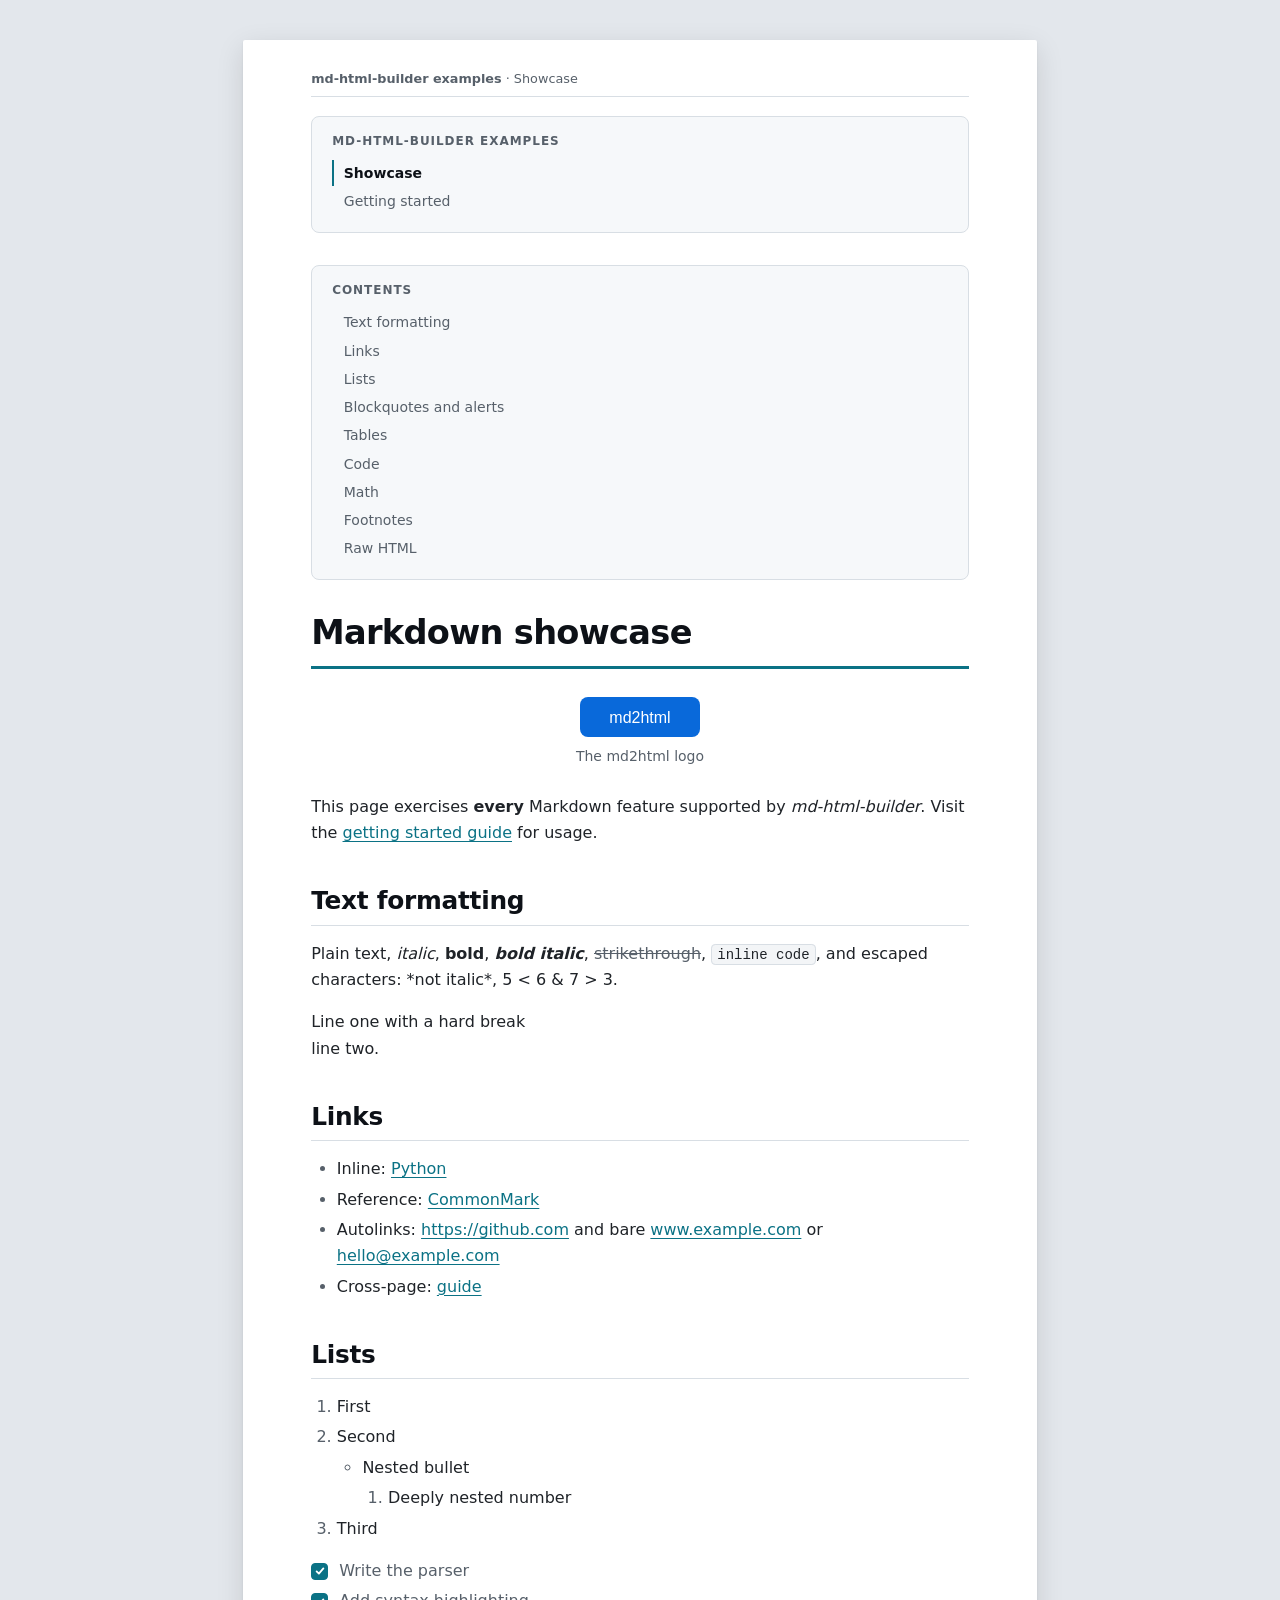
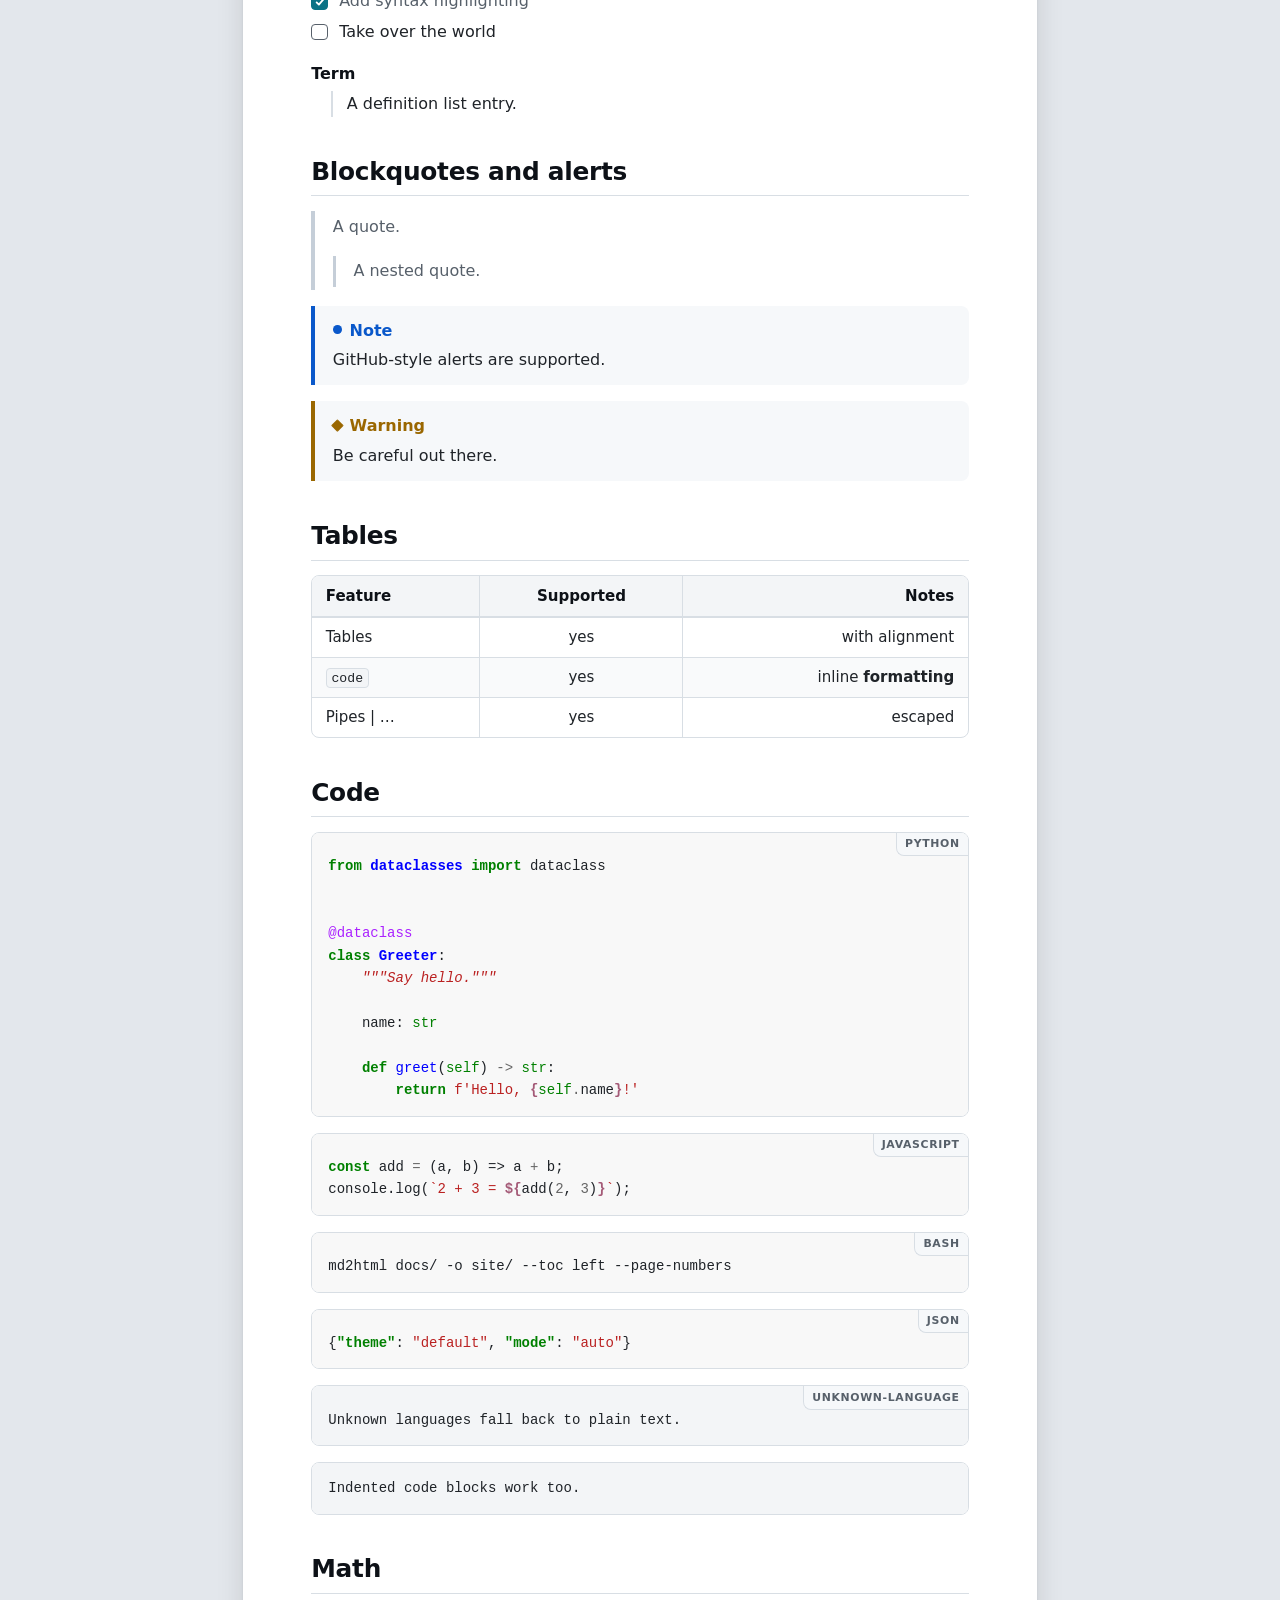
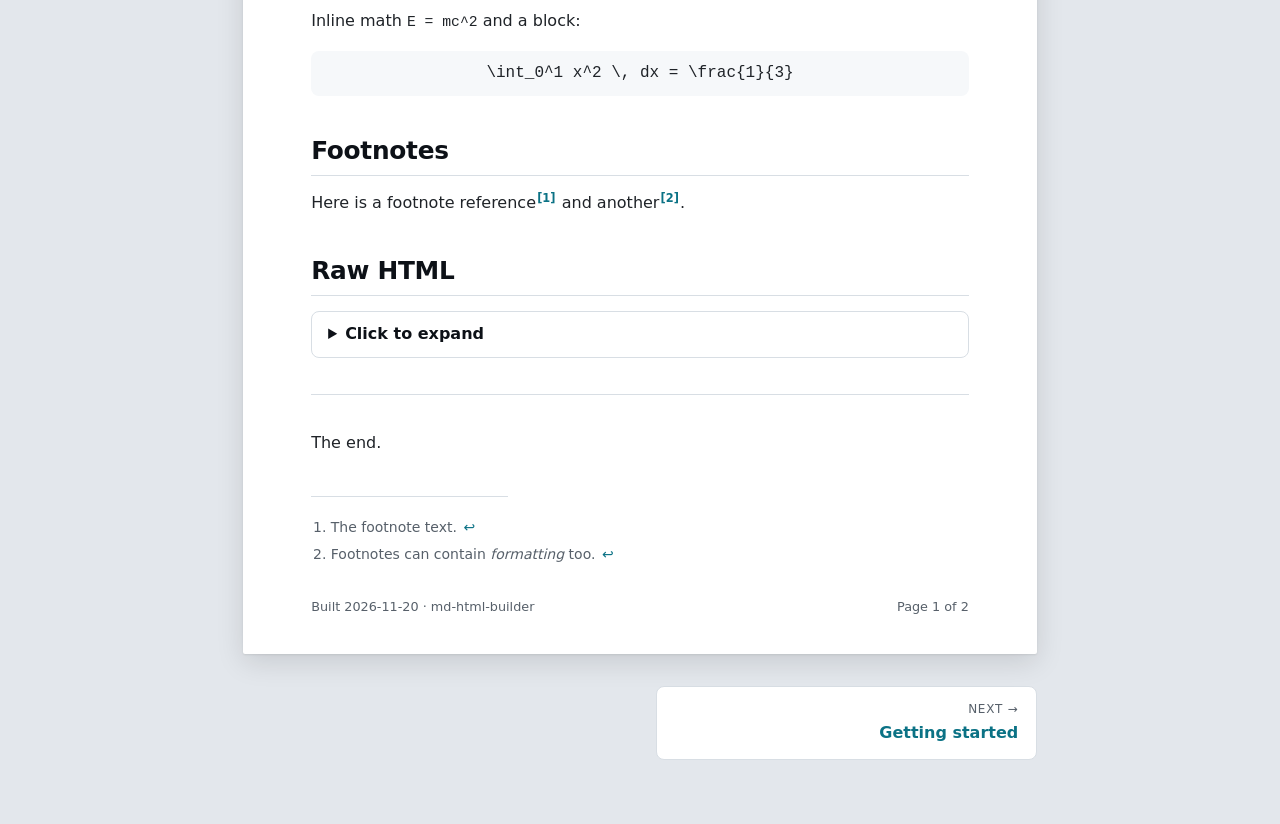
<file: examples/output/index.html>
<!DOCTYPE html>
<html lang="en" data-theme="auto" data-toc="right">
<head>
<meta charset="utf-8">
<meta name="viewport" content="width=device-width, initial-scale=1">
<meta name="generator" content="md-html-builder 0.1.0">
<meta name="color-scheme" content="light dark">
<meta name="description" content="Every Markdown feature supported by md-html-builder.">
<meta name="author" content="md-html-builder">
<title>Showcase</title>
<style id="mdh-styles">
/* ---- base ---- */
/*
 * md-html-builder shared base stylesheet.
 *
 * Every built-in theme is layered on top of this file. It implements the page layouts
 * (the "paged" sheet-of-paper view and the "web" view), every Markdown component, the
 * accessibility helpers and the print stylesheet. All visual decisions are read from
 * CSS custom properties so themes and users can change them without touching selectors.
 *
 * Sections:
 *   1. Tokens (defaults; themes override)      6. Header, footer, page number
 *   2. Document & typography                   7. Navigation, TOC, pager
 *   3. Accessibility helpers                   8. Markdown components
 *   4. Web view layout                         9. Small screens
 *   5. Paged view (sheet of paper)            10. Print / PDF
 */

/* 1. Tokens ------------------------------------------------------------------------- */
:root {
  --mdh-font-body: system-ui, -apple-system, 'Segoe UI', Roboto, 'Helvetica Neue', Arial,
    'Noto Sans', sans-serif, 'Apple Color Emoji', 'Segoe UI Emoji';
  --mdh-font-heading: var(--mdh-font-body);
  --mdh-font-code: ui-monospace, 'SF Mono', SFMono-Regular, 'Cascadia Code', 'JetBrains Mono',
    Menlo, Consolas, 'Liberation Mono', monospace;
  --mdh-font-size: 16px;
  --mdh-line-height: 1.65;
  --mdh-content-max-width: 48rem;
  --mdh-sidebar-width: 16rem;

  --mdh-heading-weight: 600;
  --mdh-heading-line-height: 1.25;
  --mdh-heading-letter-spacing: -0.011em;
  --mdh-h1-size: 2.1em;
  --mdh-h2-size: 1.55em;
  --mdh-h3-size: 1.25em;
  --mdh-h4-size: 1.08em;
  --mdh-h5-size: 1em;
  --mdh-h6-size: 0.92em;
  --mdh-code-font-size: 0.875em;
  --mdh-text-align: left;
  --mdh-hyphens: manual;
  --mdh-block-spacing: 1em;
  --mdh-radius: 8px;
  --mdh-gutter: 2rem;
  --mdh-bar-font-size: 0.8rem;
  --mdh-sheet-shadow: 0 1px 2px rgb(0 0 0 / 0.08), 0 8px 28px rgb(0 0 0 / 0.12);

  /* Physical page (overridden from the `page` configuration section). */
  --mdh-page-width: 210mm;
  --mdh-page-height: 297mm;
  --mdh-page-margin-top: 20mm;
  --mdh-page-margin-right: 18mm;
  --mdh-page-margin-bottom: 20mm;
  --mdh-page-margin-left: 18mm;

  /* Optional colours: fall back to core colours when a theme does not define them. */
  --mdh-color-desk: var(--mdh-color-surface);
  --mdh-color-selection: var(--mdh-color-table-stripe);
  --mdh-color-mark: #fff2a8;
  --mdh-color-mark-text: #1f2328;
  --mdh-color-focus: var(--mdh-color-accent);
  --mdh-color-note: var(--mdh-color-link);
  --mdh-color-tip: #1a7f37;
  --mdh-color-important: #8250df;
  --mdh-color-warning: #9a6700;
  --mdh-color-caution: #cf222e;
}

/* 2. Document & typography ------------------------------------------------------------ */
*, *::before, *::after { box-sizing: border-box; }

html {
  font-size: var(--mdh-font-size);
  -webkit-text-size-adjust: 100%;
  text-size-adjust: 100%;
}

body {
  margin: 0;
  min-height: 100vh;
  background: var(--mdh-color-bg);
  color: var(--mdh-color-text);
  font-family: var(--mdh-font-body);
  line-height: var(--mdh-line-height);
  font-kerning: normal;
  text-rendering: optimizeLegibility;
  -webkit-font-smoothing: antialiased;
  -moz-osx-font-smoothing: grayscale;
  overflow-wrap: break-word;
}

.markdown-body {
  text-align: var(--mdh-text-align);
  hyphens: var(--mdh-hyphens);
  -webkit-hyphens: var(--mdh-hyphens);
}

/* :where() keeps this rhythm rule at low specificity so components can override it. */
.markdown-body :where(p, ul, ol, dl, blockquote, table, pre, details, figure, .mdh-code,
  .mdh-table-wrap, .markdown-alert, .math.block) {
  margin-top: 0;
  margin-bottom: var(--mdh-block-spacing);
}
.markdown-body > :first-child { margin-top: 0; }
.markdown-body > :last-child { margin-bottom: 0; }

.markdown-body :is(h1, h2, h3, h4, h5, h6) {
  font-family: var(--mdh-font-heading);
  font-weight: var(--mdh-heading-weight);
  line-height: var(--mdh-heading-line-height);
  letter-spacing: var(--mdh-heading-letter-spacing);
  color: var(--mdh-color-heading);
  text-align: left;
  hyphens: manual;
  margin: 1.6em 0 0.6em;
  scroll-margin-top: 1.5rem;
  text-wrap: balance;
}
.markdown-body h1 { font-size: var(--mdh-h1-size); margin-top: 0.5em; }
.markdown-body h2 {
  font-size: var(--mdh-h2-size);
  padding-bottom: 0.3em;
  border-bottom: 1px solid var(--mdh-color-border);
}
.markdown-body h3 { font-size: var(--mdh-h3-size); }
.markdown-body h4 { font-size: var(--mdh-h4-size); }
.markdown-body h5 { font-size: var(--mdh-h5-size); }
.markdown-body h6 {
  font-size: var(--mdh-h6-size);
  color: var(--mdh-color-muted);
  text-transform: uppercase;
  letter-spacing: 0.04em;
}

.markdown-body .header-anchor {
  margin-left: 0.3em;
  font-weight: 400;
  color: var(--mdh-color-muted);
  text-decoration: none;
  opacity: 0;
  transition: opacity 0.15s ease;
}
.markdown-body :is(h1, h2, h3, h4, h5, h6):hover .header-anchor,
.markdown-body .header-anchor:focus-visible { opacity: 1; }

a {
  hyphens: manual;
  color: var(--mdh-color-link);
  text-decoration-line: underline;
  text-decoration-thickness: 0.07em;
  text-underline-offset: 0.18em;
}
a:hover { text-decoration-thickness: 0.14em; }

strong, b { font-weight: 700; }
small { font-size: 0.85em; }
sub, sup { font-size: 0.75em; line-height: 0; position: relative; vertical-align: baseline; }
sup { top: -0.5em; }
sub { bottom: -0.25em; }
abbr[title] { text-decoration: underline dotted; cursor: help; }
s, del { color: var(--mdh-color-muted); }
mark { background: var(--mdh-color-mark); color: var(--mdh-color-mark-text); padding: 0 0.15em; border-radius: 2px; }
kbd {
  display: inline-block;
  padding: 0.1em 0.4em;
  font: 0.8em/1.3 var(--mdh-font-code);
  color: var(--mdh-color-text);
  background: var(--mdh-color-surface);
  border: 1px solid var(--mdh-color-border);
  border-bottom-width: 2px;
  border-radius: 4px;
}

::selection { background: var(--mdh-color-selection); }

/* 3. Accessibility helpers ------------------------------------------------------------- */
.mdh-skip-link {
  position: absolute;
  left: 1rem;
  top: -10rem;
  z-index: 100;
  padding: 0.6rem 1rem;
  background: var(--mdh-color-bg);
  color: var(--mdh-color-link);
  border: 2px solid var(--mdh-color-focus);
  border-radius: var(--mdh-radius);
  font-weight: 600;
}
.mdh-skip-link:focus { top: 1rem; }

:focus-visible {
  outline: 3px solid var(--mdh-color-focus);
  outline-offset: 2px;
  border-radius: 2px;
}

.mdh-print-regions { display: none; }

@media (prefers-reduced-motion: reduce) {
  *, *::before, *::after { transition: none !important; scroll-behavior: auto !important; }
}

/* 4. Web view layout ----------------------------------------------------------------------- */
.mdh-view-web { display: flex; flex-direction: column; }
.mdh-view-web .mdh-layout {
  flex: 1 0 auto;
  display: grid;
  grid-template-columns: minmax(0, var(--mdh-content-max-width));
  grid-template-areas: 'nav' 'toc' 'content';
  column-gap: var(--mdh-gutter);
  width: 100%;
  padding: 2.5rem 1.5rem 3rem;
}
.mdh-view-web.mdh-align-center .mdh-layout { justify-content: center; }
.mdh-view-web .mdh-site-nav { grid-area: nav; }
.mdh-view-web .mdh-toc { grid-area: toc; }
.mdh-view-web .mdh-content { grid-area: content; min-width: 0; }

@media (min-width: 62rem) {
  .mdh-view-web.mdh-toc-left .mdh-layout {
    grid-template-columns: var(--mdh-sidebar-width) minmax(0, var(--mdh-content-max-width));
    grid-template-areas: 'toc content';
  }
  .mdh-view-web.mdh-toc-right .mdh-layout {
    grid-template-columns: minmax(0, var(--mdh-content-max-width)) var(--mdh-sidebar-width);
    grid-template-areas: 'content toc';
  }
  .mdh-view-web.mdh-has-nav:is(.mdh-toc-none, .mdh-toc-top) .mdh-layout {
    grid-template-columns: var(--mdh-sidebar-width) minmax(0, var(--mdh-content-max-width));
    grid-template-areas: 'nav toc' 'nav content';
  }
  .mdh-view-web.mdh-has-nav:is(.mdh-toc-left, .mdh-toc-right) .mdh-layout {
    grid-template-columns: var(--mdh-sidebar-width) minmax(0, var(--mdh-content-max-width))
      var(--mdh-sidebar-width);
    grid-template-areas: 'nav content toc';
  }
  .mdh-view-web .mdh-toc:is(.mdh-toc-left, .mdh-toc-right) > nav,
  .mdh-view-web .mdh-site-nav-inner {
    position: sticky;
    top: 1.5rem;
    max-height: calc(100vh - 3rem);
    overflow: auto;
  }
  .mdh-view-web .mdh-toc.mdh-toc-left > nav, .mdh-view-web .mdh-site-nav-inner { padding-right: 0.5rem; }
}

/* 5. Paged view: the document as a sheet of paper ------------------------------------------ */
.mdh-view-paged { background: var(--mdh-color-desk); }
.mdh-view-paged .mdh-layout { padding: 2.5rem var(--mdh-gutter) 4rem; }

.mdh-sheet {
  --_mt: var(--mdh-page-margin-top);
  --_mr: var(--mdh-page-margin-right);
  --_mb: var(--mdh-page-margin-bottom);
  --_ml: var(--mdh-page-margin-left);
  position: relative;
  display: flex;
  flex-direction: column;
  width: min(var(--mdh-page-width), 100%);
  min-height: var(--mdh-page-height);
  margin: 0 auto;
  padding: var(--_mt) var(--_mr) var(--_mb) var(--_ml);
  background: var(--mdh-color-bg);
  box-shadow: var(--mdh-sheet-shadow);
  border-radius: 2px;
}
.mdh-view-paged.mdh-align-left .mdh-sheet { margin-left: 0; }
.mdh-sheet > .mdh-content { flex: 1 0 auto; min-width: 0; }

/* Header and footer live in the sheet's top/bottom margins, exactly like on paper. */
.mdh-sheet > .mdh-header {
  display: flex;
  align-items: flex-end;
  height: var(--_mt);
  margin: calc(-1 * var(--_mt)) 0 0;
  padding: 0 0 5mm;
  background: none;
  color: var(--mdh-color-muted);
  border: 0;
}
.mdh-sheet > .mdh-header .mdh-header-inner { width: 100%; }
.mdh-sheet > .mdh-footer {
  display: block;
  height: var(--_mb);
  margin: 0 0 calc(-1 * var(--_mb));
  padding: 5mm 0 0;
  background: none;
  color: var(--mdh-color-muted);
  border: 0;
}

/* Sidebars sit on the desk beside the sheet on wide screens, inside the sheet otherwise. */
.mdh-sheet > :is(.mdh-toc, .mdh-site-nav) {
  margin: 0 0 2rem;
  padding: 1rem 1.25rem;
  border: 1px solid var(--mdh-color-border);
  border-radius: var(--mdh-radius);
  background: var(--mdh-color-surface);
}

/* One sidebar (TOC or page navigation) fits beside an A4 sheet from 76rem; both need 92rem.
   Below that they are shown as boxes at the top of the sheet. */
@media screen and (min-width: 76rem) {
  .mdh-view-paged:not(.mdh-has-nav).mdh-toc-right .mdh-layout {
    padding-right: calc(var(--mdh-sidebar-width) + 2 * var(--mdh-gutter));
  }
  .mdh-view-paged:not(.mdh-has-nav).mdh-toc-left .mdh-layout,
  .mdh-view-paged.mdh-has-nav:is(.mdh-toc-none, .mdh-toc-top) .mdh-layout {
    padding-left: calc(var(--mdh-sidebar-width) + 2 * var(--mdh-gutter));
  }
  .mdh-view-paged:not(.mdh-has-nav) .mdh-sheet > .mdh-toc-right {
    position: absolute;
    top: 0;
    bottom: 0;
    left: calc(100% + var(--mdh-gutter));
    width: var(--mdh-sidebar-width);
    margin: 0;
    padding: 0;
    border: 0;
    background: none;
  }
  .mdh-view-paged:not(.mdh-has-nav) .mdh-sheet > .mdh-toc-left,
  .mdh-view-paged.mdh-has-nav:is(.mdh-toc-none, .mdh-toc-top) .mdh-sheet > .mdh-site-nav {
    position: absolute;
    top: 0;
    bottom: 0;
    right: calc(100% + var(--mdh-gutter));
    width: var(--mdh-sidebar-width);
    margin: 0;
    padding: 0;
    border: 0;
    background: none;
  }
}

@media screen and (min-width: 92rem) {
  .mdh-view-paged.mdh-has-nav:is(.mdh-toc-left, .mdh-toc-right) .mdh-layout {
    padding-left: calc(var(--mdh-sidebar-width) + 2 * var(--mdh-gutter));
    padding-right: calc(var(--mdh-sidebar-width) + 2 * var(--mdh-gutter));
  }
  .mdh-view-paged.mdh-has-nav .mdh-sheet > :is(.mdh-toc-left, .mdh-toc-right) {
    position: absolute;
    top: 0;
    bottom: 0;
    left: calc(100% + var(--mdh-gutter));
    width: var(--mdh-sidebar-width);
    margin: 0;
    padding: 0;
    border: 0;
    background: none;
  }
  .mdh-view-paged.mdh-has-nav .mdh-sheet > .mdh-site-nav {
    position: absolute;
    top: 0;
    bottom: 0;
    right: calc(100% + var(--mdh-gutter));
    width: var(--mdh-sidebar-width);
    margin: 0;
    padding: 0;
    border: 0;
    background: none;
  }
}

/* Sticky contents while a sidebar sits beside the sheet. */
@media screen and (min-width: 76rem) {
  .mdh-view-paged .mdh-sheet > :is(.mdh-toc-left, .mdh-toc-right) > nav,
  .mdh-view-paged .mdh-sheet > .mdh-site-nav > .mdh-site-nav-inner {
    position: sticky;
    top: 1.5rem;
    max-height: calc(100vh - 3rem);
    overflow: auto;
  }
}

/* 6. Header, footer, page number --------------------------------------------------------- */
.mdh-header, .mdh-footer, .mdh-running-header, .mdh-running-footer {
  font-size: var(--mdh-bar-font-size);
  line-height: 1.45;
}
.mdh-view-web .mdh-header {
  background: var(--mdh-color-header-bg);
  color: var(--mdh-color-header-text);
  border-bottom: 1px solid var(--mdh-color-border);
  padding: 0.85rem 1.5rem;
  font-size: 0.95rem;
  font-weight: 600;
}
.mdh-view-web .mdh-footer {
  background: var(--mdh-color-footer-bg);
  color: var(--mdh-color-footer-text);
  border-top: 1px solid var(--mdh-color-border);
  padding: 1rem 1.5rem;
}
.mdh-view-web :is(.mdh-header-inner, .mdh-footer-inner) {
  max-width: calc(var(--mdh-content-max-width) + 2 * var(--mdh-sidebar-width) + 4rem);
  margin: 0 auto;
}
.mdh-view-web.mdh-align-left :is(.mdh-header-inner, .mdh-footer-inner) { margin-left: 0; }

.mdh-sheet .mdh-header-inner, .mdh-running-header .mdh-header-inner {
  padding-bottom: 2mm;
  border-bottom: 0.5pt solid var(--mdh-color-border);
}
.mdh-header a, .mdh-footer a, .mdh-running-header a, .mdh-running-footer a { color: inherit; }

.mdh-footer-inner {
  display: flex;
  justify-content: space-between;
  align-items: baseline;
  gap: 0.5rem 1.5rem;
  flex-wrap: wrap;
}
.mdh-footer-text { min-width: 0; }
.mdh-page-number {
  margin-left: auto;
  font-variant-numeric: tabular-nums;
  white-space: nowrap;
}
.mdh-pagenum-left .mdh-page-number { order: -1; margin-left: 0; margin-right: auto; }
.mdh-pagenum-left .mdh-footer-text { margin-left: auto; }
.mdh-pagenum-center .mdh-footer-inner { justify-content: center; }
.mdh-pagenum-center .mdh-page-number { margin: 0 auto; }
.mdh-pagenum-center .mdh-footer-text { flex-basis: 100%; text-align: center; }

/* 7. Navigation, table of contents, pager ------------------------------------------------- */
.mdh-toc, .mdh-site-nav { font-size: 0.875rem; line-height: 1.45; }
.mdh-toc-title, .mdh-site-nav-title {
  margin: 0 0 0.6rem;
  font-family: var(--mdh-font-heading);
  font-size: 0.75rem;
  font-weight: 700;
  letter-spacing: 0.08em;
  text-transform: uppercase;
  color: var(--mdh-color-muted);
}
.mdh-toc ul, .mdh-site-nav ul { list-style: none; margin: 0; padding: 0; }
.mdh-toc ul ul { padding-left: 0.9rem; }
.mdh-toc li, .mdh-site-nav li { margin: 0.1rem 0; }
.mdh-toc a, .mdh-site-nav a {
  display: block;
  padding: 0.2rem 0.6rem;
  color: var(--mdh-color-muted);
  text-decoration: none;
  border-left: 2px solid transparent;
  border-radius: 0 4px 4px 0;
}
.mdh-toc a:hover, .mdh-site-nav a:hover {
  color: var(--mdh-color-link);
  border-left-color: var(--mdh-color-border);
  background: var(--mdh-color-surface);
}
.mdh-site-nav .is-current > a {
  color: var(--mdh-color-heading);
  font-weight: 600;
  border-left-color: var(--mdh-color-accent);
}
.mdh-view-web .mdh-toc, .mdh-view-web .mdh-site-nav { margin-bottom: 2rem; }
.mdh-view-web .mdh-toc.mdh-toc-top {
  padding: 1rem 1.25rem;
  border: 1px solid var(--mdh-color-border);
  border-radius: var(--mdh-radius);
  background: var(--mdh-color-surface);
}
.mdh-toc.mdh-toc-top .mdh-toc-list { columns: 2 14rem; column-gap: 2rem; }
.mdh-toc.mdh-toc-top .mdh-toc-list > li { break-inside: avoid; }

.mdh-pager {
  display: flex;
  justify-content: space-between;
  gap: 1rem;
  margin-top: 3rem;
}
.mdh-view-paged .mdh-pager {
  width: min(var(--mdh-page-width), 100%);
  margin: 2rem auto 0;
}
.mdh-view-paged.mdh-align-left .mdh-pager { margin-left: 0; }
.mdh-pager a {
  flex: 0 1 48%;
  padding: 0.8rem 1.1rem;
  border: 1px solid var(--mdh-color-border);
  border-radius: var(--mdh-radius);
  background: var(--mdh-color-bg);
  color: var(--mdh-color-heading);
  text-decoration: none;
}
.mdh-pager a:hover { border-color: var(--mdh-color-accent); }
.mdh-pager-next { margin-left: auto; text-align: right; }
.mdh-pager-label {
  display: block;
  font-size: 0.75rem;
  letter-spacing: 0.06em;
  text-transform: uppercase;
  color: var(--mdh-color-muted);
}
.mdh-pager-prev .mdh-pager-label::before { content: '\2190\00a0'; }
.mdh-pager-next .mdh-pager-label::after { content: '\00a0\2192'; }
.mdh-pager-title { font-weight: 600; color: var(--mdh-color-link); }

/* 8. Markdown components ---------------------------------------------------------------- */

/* Lists */
.markdown-body :is(ul, ol) { padding-left: 1.6em; }
.markdown-body li > :is(ul, ol) { margin-top: 0.25em; margin-bottom: 0; }
.markdown-body li + li { margin-top: 0.25em; }
.markdown-body li > p { margin-bottom: 0.5em; }
.markdown-body li::marker { color: var(--mdh-color-muted); }
.markdown-body ol > li::marker { font-variant-numeric: tabular-nums; }

/* Task lists: the (disabled) checkbox stays in the DOM for assistive technology but is
   drawn by li::before so it looks identical in every browser and in PDF engines. */
.markdown-body .contains-task-list { list-style: none; padding-left: 0; }
.markdown-body .contains-task-list .contains-task-list { padding-left: 1.6em; }
.markdown-body .task-list-item { position: relative; list-style: none; padding-left: 1.75em; }
.markdown-body .task-list-item-checkbox {
  position: absolute;
  left: 0;
  top: 0.3em;
  width: 1.05em;
  height: 1.05em;
  margin: 0;
  opacity: 0;
  pointer-events: none;
}
.markdown-body .task-list-item::before {
  content: '';
  position: absolute;
  left: 0;
  top: 0.3em;
  width: 1.05em;
  height: 1.05em;
  border: 1.5px solid var(--mdh-color-muted);
  border-radius: 0.25em;
  background: var(--mdh-color-bg) no-repeat center / 78% 78%;
}
.markdown-body .task-list-item.is-checked { color: var(--mdh-color-muted); }
.markdown-body .task-list-item.is-checked::before {
  border-color: var(--mdh-color-accent);
  background-color: var(--mdh-color-accent);
  background-image: url("data:image/svg+xml,%3Csvg xmlns='http://www.w3.org/2000/svg' viewBox='0 0 16 16'%3E%3Cpath fill='none' stroke='%23fff' stroke-width='2.4' stroke-linecap='round' stroke-linejoin='round' d='M3.5 8.5l3 3 6-7'/%3E%3C/svg%3E");
}

/* Definition lists */
.markdown-body dt { font-weight: 600; color: var(--mdh-color-heading); margin-top: 0.75em; }
.markdown-body dt:first-child { margin-top: 0; }
.markdown-body dd {
  margin: 0.2em 0 0 1.25em;
  padding-left: 0.85em;
  border-left: 2px solid var(--mdh-color-border);
}

/* Blockquotes */
.markdown-body blockquote {
  margin-left: 0;
  margin-right: 0;
  padding: 0.15em 1.1em;
  color: var(--mdh-color-muted);
  border-left: 4px solid var(--mdh-color-blockquote-border);
}
.markdown-body blockquote > :last-child { margin-bottom: 0; }
.markdown-body blockquote blockquote { margin-top: 0.5em; border-left-width: 3px; }

/* GitHub-style alerts */
.markdown-body .markdown-alert {
  --_alert: var(--mdh-color-note);
  padding: 0.75em 1.1em;
  border-left: 4px solid var(--_alert);
  border-radius: 0 var(--mdh-radius) var(--mdh-radius) 0;
  background: var(--mdh-color-surface);
  color: var(--mdh-color-text);
}
.markdown-body .markdown-alert > :last-child { margin-bottom: 0; }
.markdown-body .markdown-alert-tip { --_alert: var(--mdh-color-tip); }
.markdown-body .markdown-alert-important { --_alert: var(--mdh-color-important); }
.markdown-body .markdown-alert-warning { --_alert: var(--mdh-color-warning); }
.markdown-body .markdown-alert-caution { --_alert: var(--mdh-color-caution); }
.markdown-body .markdown-alert-title {
  margin-bottom: 0.2em;
  font-weight: 700;
  color: var(--_alert);
}
/* A small marker in the alert colour; shape varies so colour is never the only cue. */
.markdown-body .markdown-alert-title::before {
  content: '';
  display: inline-block;
  width: 0.55em;
  height: 0.55em;
  margin-right: 0.5em;
  vertical-align: 0.08em;
  background: var(--_alert);
  border-radius: 50%;
}
.markdown-body :is(.markdown-alert-warning, .markdown-alert-caution) .markdown-alert-title::before {
  border-radius: 1px;
  transform: rotate(45deg);
}
.markdown-body .markdown-alert-important .markdown-alert-title::before { border-radius: 1px; }

/* Inline code */
.markdown-body :not(pre) > code {
  padding: 0.12em 0.36em;
  font-family: var(--mdh-font-code);
  font-size: var(--mdh-code-font-size);
  color: var(--mdh-color-code-text);
  background: var(--mdh-color-code-bg);
  border: 1px solid var(--mdh-color-border);
  border-radius: 0.3em;
  overflow-wrap: anywhere;
}
.markdown-body a > code { color: inherit; }

/* Code blocks (Pygments supplies .highlight colours) */
.markdown-body .mdh-code {
  position: relative;
  border: 1px solid var(--mdh-color-border);
  border-radius: var(--mdh-radius);
  overflow: hidden;
  text-align: left;
  hyphens: none;
}
.markdown-body .mdh-code .highlight { margin: 0; border-radius: 0; }
.markdown-body .mdh-code pre {
  margin: 0;
  padding: 1em 1.15em;
  overflow-x: auto;
  font-family: var(--mdh-font-code);
  font-size: var(--mdh-code-font-size);
  line-height: 1.6;
  tab-size: 4;
  background: transparent;
}
.markdown-body .mdh-code pre code { font: inherit; background: none; padding: 0; border: 0; }
.markdown-body .mdh-code[data-lang] pre { padding-top: 1.6em; }
.markdown-body .mdh-code-plain .highlight {
  background: var(--mdh-color-code-bg);
  color: var(--mdh-color-code-text);
}
.markdown-body .mdh-code-lang {
  position: absolute;
  top: 0;
  right: 0;
  z-index: 1;
  padding: 0.2em 0.75em;
  font-family: var(--mdh-font-body);
  font-size: 0.68rem;
  font-weight: 600;
  letter-spacing: 0.06em;
  text-transform: uppercase;
  color: var(--mdh-color-muted);
  background: var(--mdh-color-surface);
  border-left: 1px solid var(--mdh-color-border);
  border-bottom: 1px solid var(--mdh-color-border);
  border-bottom-left-radius: var(--mdh-radius);
  user-select: none;
}
.markdown-body .highlighttable { width: 100%; margin: 0; border: 0; border-spacing: 0; }
.markdown-body .highlighttable :is(td, th) { padding: 0; border: 0; background: none; }
.markdown-body .highlighttable tr { background: none; }
.markdown-body .highlighttable td.linenos {
  width: 1%;
  border-right: 1px solid var(--mdh-color-border);
  user-select: none;
}
.markdown-body .highlighttable td.linenos pre { padding-right: 0.8em; opacity: 0.7; text-align: right; }
.markdown-body .highlighttable td.code { width: 99%; }
.markdown-body .highlighttable .linenodiv pre { background: none; }

/* Tables */
.markdown-body .mdh-table-wrap {
  overflow-x: auto;
  border: var(--mdh-table-frame, 1px solid var(--mdh-color-border));
  border-radius: var(--mdh-radius);
}
.markdown-body .mdh-table-wrap > table { margin: 0; border: 0; }
.markdown-body table:not(.highlighttable) {
  width: 100%;
  border-collapse: collapse;
  border-spacing: 0;
  font-size: 0.94em;
  line-height: 1.5;
  font-variant-numeric: tabular-nums;
  text-align: left;
  hyphens: manual;
}
.markdown-body table:not(.highlighttable) :is(th, td) {
  padding: 0.55em 0.9em;
  border-bottom: 1px solid var(--mdh-color-border);
  vertical-align: top;
}
.markdown-body table:not(.highlighttable) :is(th, td) + :is(th, td) {
  border-left: 1px solid var(--mdh-color-border);
}
.markdown-body table:not(.highlighttable) thead th {
  background: var(--mdh-color-table-header-bg);
  color: var(--mdh-color-heading);
  font-weight: 600;
  border-bottom: 2px solid var(--mdh-color-border);
  white-space: nowrap;
}
.markdown-body table:not(.highlighttable) tbody tr:nth-child(even) {
  background: var(--mdh-color-table-stripe);
}
.markdown-body table:not(.highlighttable) tbody tr:last-child > * { border-bottom: 0; }
.markdown-body table:not(.highlighttable) caption {
  caption-side: bottom;
  padding: 0.5em;
  font-size: 0.875em;
  color: var(--mdh-color-muted);
}

/* Images and figures */
.markdown-body img { max-width: 100%; height: auto; border-style: none; vertical-align: middle; }
.markdown-body figure.mdh-figure { margin: 1.75em 0; text-align: center; }
.markdown-body figure.mdh-figure img { display: block; margin: 0 auto; }
.markdown-body figcaption {
  margin-top: 0.6em;
  font-size: 0.875em;
  line-height: 1.45;
  color: var(--mdh-color-muted);
  text-align: center;
}
.markdown-body p > img:only-child { display: block; margin: 0 auto; }

/* Horizontal rules */
.markdown-body hr {
  height: 0;
  margin: 2.2em 0;
  border: 0;
  border-top: 1px solid var(--mdh-color-border);
}

/* Footnotes */
.markdown-body .footnote-ref a {
  padding: 0 0.1em;
  font-size: 0.95em;
  font-weight: 600;
  text-decoration: none;
}
.markdown-body hr.footnotes-sep { width: 30%; margin: 2.5em 0 1.25em; }
.markdown-body .footnotes {
  font-size: 0.875em;
  line-height: 1.5;
  color: var(--mdh-color-muted);
}
.markdown-body .footnotes-list { padding-left: 1.4em; }
.markdown-body .footnote-item > p { margin-bottom: 0.4em; }
.markdown-body .footnote-item:target { color: var(--mdh-color-text); }
.markdown-body .footnote-backref { text-decoration: none; margin-left: 0.15em; }

/* Math (plain or MathJax) */
.markdown-body .math.inline { font-family: var(--mdh-font-code); font-size: 0.92em; }
.markdown-body .math.block {
  padding: 0.6em 1em;
  overflow-x: auto;
  font-family: var(--mdh-font-code);
  text-align: center;
  background: var(--mdh-color-surface);
  border-radius: var(--mdh-radius);
}
.markdown-body .math .math { padding: 0; margin: 0; background: none; font-size: 1em; }
.markdown-body mjx-container { overflow-x: auto; overflow-y: hidden; }

/* Raw HTML niceties */
.markdown-body details {
  padding: 0.6em 1em;
  border: 1px solid var(--mdh-color-border);
  border-radius: var(--mdh-radius);
}
.markdown-body details > summary { cursor: pointer; font-weight: 600; color: var(--mdh-color-heading); }
.markdown-body details[open] > summary { margin-bottom: 0.6em; }
.markdown-body details > :last-child { margin-bottom: 0; }

/* 9. Small screens ------------------------------------------------------------------------ */
@media screen and (max-width: 52rem) {
  .mdh-view-paged .mdh-layout { padding: 0 0 2rem; }
  .mdh-sheet {
    --_mt: 1.5rem;
    --_mr: 1.15rem;
    --_mb: 1.5rem;
    --_ml: 1.15rem;
    width: 100%;
    min-height: 0;
    border-radius: 0;
    box-shadow: none;
  }
  .mdh-sheet > .mdh-header {
    height: auto;
    margin: calc(-1 * var(--_mt)) calc(-1 * var(--_mr)) var(--_mt) calc(-1 * var(--_ml));
    padding: 0.8rem var(--_mr) 0 var(--_ml);
  }
  .mdh-sheet > .mdh-footer {
    height: auto;
    margin: 2rem 0 0;
    padding: 0.75rem 0 0;
    border-top: 1px solid var(--mdh-color-border);
  }
  .mdh-view-paged .mdh-pager { padding: 0 1rem; }
}

@media screen and (max-width: 40rem) {
  :root { --mdh-h1-size: 1.8em; --mdh-h2-size: 1.4em; --mdh-h3-size: 1.18em; }
  .mdh-view-web .mdh-layout { padding: 1.5rem 1rem 2rem; }
  .mdh-view-web .mdh-header, .mdh-view-web .mdh-footer { padding-left: 1rem; padding-right: 1rem; }
  .mdh-pager { flex-direction: column; }
  .mdh-pager a { flex-basis: auto; }
  .mdh-toc.mdh-toc-top .mdh-toc-list { columns: 1; }
  .markdown-body .mdh-code pre { padding-left: 0.9em; padding-right: 0.9em; }
}

/* 10. Print / PDF ------------------------------------------------------------------------- */
/* @page size, margins and page numbers are generated from the configuration. The page box
   is painted with the theme background so tinted or dark themes have no white margins. */
@page {
  background: var(--mdh-color-bg);
  @top-left {
    font-family: var(--mdh-font-body);
    font-size: 8.5pt;
    color: var(--mdh-color-muted);
    vertical-align: bottom;
    padding-bottom: 5mm;
  }
  @bottom-left {
    font-family: var(--mdh-font-body);
    font-size: 8.5pt;
    color: var(--mdh-color-muted);
    vertical-align: top;
    padding-top: 5mm;
  }
  @bottom-center {
    font-family: var(--mdh-font-body);
    font-size: 8.5pt;
    color: var(--mdh-color-muted);
    vertical-align: top;
    padding-top: 5mm;
  }
  @bottom-right {
    font-family: var(--mdh-font-body);
    font-size: 8.5pt;
    color: var(--mdh-color-muted);
    vertical-align: top;
    padding-top: 5mm;
  }
}

@media print {
  html, body.mdh-body { background: var(--mdh-color-bg); }
  body.mdh-body { min-height: 0; display: block; }

  /* Screen chrome is not part of the printed document. */
  .mdh-skip-link, .mdh-site-nav, .mdh-toc.mdh-toc-left, .mdh-toc.mdh-toc-right, .mdh-pager,
  .mdh-header, .mdh-footer, .markdown-body .header-anchor { display: none !important; }

  .mdh-layout, .mdh-view-web .mdh-layout, .mdh-view-paged .mdh-layout {
    display: block;
    padding: 0;
    width: auto;
  }
  .mdh-sheet {
    display: block;
    width: auto;
    min-height: 0;
    margin: 0;
    padding: 0;
    box-shadow: none;
    border-radius: 0;
    background: none;
  }
  .mdh-toc.mdh-toc-top {
    margin: 0 0 1.5em;
    padding: 0.8em 1em;
    break-inside: avoid;
  }

  /* Running header / footer copies are moved into the page margins. */
  .mdh-print-regions { display: block; }
  .mdh-running-header { position: running(mdh-running-header); width: 100%; color: var(--mdh-color-muted); }
  .mdh-running-footer { position: running(mdh-running-footer); color: var(--mdh-color-muted); }
  .mdh-running-header, .mdh-running-footer { font-family: var(--mdh-font-body); font-size: 8.5pt; }
  @supports not (position: running(mdh)) {
    .mdh-print-regions { display: none; }
  }

  /* Pagination quality. */
  .markdown-body p, .markdown-body li { orphans: 3; widows: 3; }
  .markdown-body :is(h1, h2, h3, h4, h5, h6) { break-after: avoid; page-break-after: avoid; }
  .markdown-body :is(h1, h2, h3, h4, h5, h6) + * { break-before: avoid; page-break-before: avoid; }
  .markdown-body :is(.mdh-code, figure, img, tr, .markdown-alert, .math.block, dt, blockquote) {
    break-inside: avoid;
    page-break-inside: avoid;
  }
  .markdown-body dt { break-after: avoid; }
  .markdown-body thead { display: table-header-group; }
  .markdown-body tfoot { display: table-footer-group; }
  /* Tables must fit the page: print cannot scroll. The frame moves from the wrapper to the
     table so a table split across pages is not drawn as an empty box; wide tables
     (classes added by the parser from the column count) get smaller text and padding, and
     cells may wrap anywhere as a last resort instead of being cut off at the page edge. */
  .markdown-body .mdh-table-wrap { overflow: visible; border: 0; border-radius: 0; }
  .markdown-body :where(.mdh-table-wrap) > table:not(.highlighttable) {
    border: var(--mdh-table-frame, 1px solid var(--mdh-color-border));
  }
  .markdown-body table:not(.highlighttable) :is(th, td) { overflow-wrap: anywhere; }
  .markdown-body table:not(.highlighttable) thead th { white-space: normal; }
  .markdown-body .mdh-table-wide > table:not(.highlighttable) { font-size: 0.8em; }
  .markdown-body .mdh-table-wide > table:not(.highlighttable) :is(th, td) {
    padding: 0.35em 0.45em;
  }
  .markdown-body .mdh-table-xwide > table:not(.highlighttable) { font-size: 0.62em; }
  .markdown-body .mdh-table-xwide > table:not(.highlighttable) :is(th, td) {
    padding: 0.25em 0.3em;
  }

  /* Code is wrapped instead of clipped; colours are kept (print-color-adjust above). */
  .markdown-body .mdh-code { overflow: visible; }
  .markdown-body .mdh-code pre { overflow: visible; white-space: pre-wrap; overflow-wrap: anywhere; }
  .markdown-body .math.block { overflow: visible; }
  .markdown-body a { text-decoration-thickness: 0.05em; }
  .markdown-body .footnote-backref { display: none; }
  .markdown-body .task-list-item-checkbox { display: none; }
  .markdown-body details::details-content { content-visibility: visible; display: block; }
  .markdown-body details > summary { list-style: none; }
}

/* ---- theme: default ---- */
/*
 * default - clean, modern sans-serif with a crisp blue accent.
 *
 * Built on themes/_shared/base.css. Everything below is a CSS custom property, so any value
 * can be overridden from the configuration (style.colors, style.font_*, style.variables).
 * All colour pairs meet WCAG 2.1 AA contrast (checked by the test-suite).
 */
:root {
  --mdh-font-body: system-ui, -apple-system, 'Segoe UI', Roboto, 'Helvetica Neue', Arial,
    'Noto Sans', sans-serif, 'Apple Color Emoji', 'Segoe UI Emoji';
  --mdh-font-heading: var(--mdh-font-body);
  --mdh-font-code: ui-monospace, 'SF Mono', SFMono-Regular, 'Cascadia Code', 'JetBrains Mono',
    Menlo, Consolas, 'Liberation Mono', monospace;
  --mdh-font-size: 16px;
  --mdh-line-height: 1.65;
  --mdh-content-max-width: 48rem;
  --mdh-sidebar-width: 16rem;
  --mdh-heading-weight: 600;
  --mdh-radius: 8px;
}

/* Light palette (also the default). */
:root {
  --mdh-color-bg: #ffffff;
  --mdh-color-surface: #f6f8fa;
  --mdh-color-text: #1f2328;
  --mdh-color-muted: #57606a;
  --mdh-color-heading: #0d1117;
  --mdh-color-link: #0a58ca;
  --mdh-color-accent: #0a58ca;
  --mdh-color-border: #d8dee4;
  --mdh-color-code-bg: #f3f5f7;
  --mdh-color-code-text: #1f2328;
  --mdh-color-table-header-bg: #f3f5f7;
  --mdh-color-table-stripe: #f9fafb;
  --mdh-color-blockquote-border: #c5ced8;
  --mdh-color-header-bg: #f6f8fa;
  --mdh-color-header-text: #1f2328;
  --mdh-color-footer-bg: #f6f8fa;
  --mdh-color-footer-text: #57606a;
  --mdh-color-desk: #e3e7ec;
  --mdh-color-selection: #cfe2ff;
  --mdh-color-mark: #fff2a8;
  --mdh-color-mark-text: #1f2328;
  --mdh-color-focus: #0a58ca;
  --mdh-color-note: #0a58ca;
  --mdh-color-tip: #1a7f37;
  --mdh-color-important: #8250df;
  --mdh-color-warning: #9a6700;
  --mdh-color-caution: #cf222e;
}

/* Dark palette: data-theme="dark", and "auto" when the OS prefers dark on screen. */
:root[data-theme="dark"] {
  --mdh-color-bg: #0d1117;
  --mdh-color-surface: #161b22;
  --mdh-color-text: #e6edf3;
  --mdh-color-muted: #9da7b3;
  --mdh-color-heading: #f0f6fc;
  --mdh-color-link: #58a6ff;
  --mdh-color-accent: #58a6ff;
  --mdh-color-border: #30363d;
  --mdh-color-code-bg: #161b22;
  --mdh-color-code-text: #e6edf3;
  --mdh-color-table-header-bg: #161b22;
  --mdh-color-table-stripe: #11161d;
  --mdh-color-blockquote-border: #3d444d;
  --mdh-color-header-bg: #161b22;
  --mdh-color-header-text: #e6edf3;
  --mdh-color-footer-bg: #161b22;
  --mdh-color-footer-text: #9da7b3;
  --mdh-color-desk: #010409;
  --mdh-color-selection: #1f3a5f;
  --mdh-color-mark: #5a4500;
  --mdh-color-mark-text: #f0f6fc;
  --mdh-color-focus: #58a6ff;
  --mdh-color-note: #58a6ff;
  --mdh-color-tip: #3fb950;
  --mdh-color-important: #a371f7;
  --mdh-color-warning: #d29922;
  --mdh-color-caution: #f85149;
}

@media screen and (prefers-color-scheme: dark) {
  :root[data-theme="auto"] {
    --mdh-color-bg: #0d1117;
    --mdh-color-surface: #161b22;
    --mdh-color-text: #e6edf3;
    --mdh-color-muted: #9da7b3;
    --mdh-color-heading: #f0f6fc;
    --mdh-color-link: #58a6ff;
    --mdh-color-accent: #58a6ff;
    --mdh-color-border: #30363d;
    --mdh-color-code-bg: #161b22;
    --mdh-color-code-text: #e6edf3;
    --mdh-color-table-header-bg: #161b22;
    --mdh-color-table-stripe: #11161d;
    --mdh-color-blockquote-border: #3d444d;
    --mdh-color-header-bg: #161b22;
    --mdh-color-header-text: #e6edf3;
    --mdh-color-footer-bg: #161b22;
    --mdh-color-footer-text: #9da7b3;
    --mdh-color-desk: #010409;
    --mdh-color-selection: #1f3a5f;
    --mdh-color-mark: #5a4500;
    --mdh-color-mark-text: #f0f6fc;
    --mdh-color-focus: #58a6ff;
    --mdh-color-note: #58a6ff;
    --mdh-color-tip: #3fb950;
    --mdh-color-important: #a371f7;
    --mdh-color-warning: #d29922;
    --mdh-color-caution: #f85149;
  }
}

/* Flourishes */
.markdown-body h1 { letter-spacing: -0.02em; }
.mdh-view-paged .markdown-body > h1:first-child {
  padding-bottom: 0.35em;
  border-bottom: 3px solid var(--mdh-color-accent);
}
.markdown-body blockquote { font-style: normal; }

/* Dark mode: a hairline edge keeps the sheet visible on the dark desk. */
:root[data-theme="dark"] {
  --mdh-sheet-shadow: 0 0 0 1px #30363d, 0 12px 32px rgb(0 0 0 / 0.5);
}
@media screen and (prefers-color-scheme: dark) {
  :root[data-theme="auto"] {
    --mdh-sheet-shadow: 0 0 0 1px #30363d, 0 12px 32px rgb(0 0 0 / 0.5);
  }
}

/* ---- code highlighting ---- */
pre { line-height: 125%; }
td.linenos .normal { color: inherit; background-color: transparent; padding-left: 5px; padding-right: 5px; }
span.linenos { color: inherit; background-color: transparent; padding-left: 5px; padding-right: 5px; }
td.linenos .special { color: #000000; background-color: #ffffc0; padding-left: 5px; padding-right: 5px; }
span.linenos.special { color: #000000; background-color: #ffffc0; padding-left: 5px; padding-right: 5px; }
.highlight .hll { background-color: #ffffcc }
.highlight { background: #f8f8f8; }
.highlight .c { color: #3D7B7B; font-style: italic } /* Comment */
.highlight .err { border: 1px solid #F00 } /* Error */
.highlight .k { color: #008000; font-weight: bold } /* Keyword */
.highlight .o { color: #666 } /* Operator */
.highlight .ch { color: #3D7B7B; font-style: italic } /* Comment.Hashbang */
.highlight .cm { color: #3D7B7B; font-style: italic } /* Comment.Multiline */
.highlight .cp { color: #9C6500 } /* Comment.Preproc */
.highlight .cpf { color: #3D7B7B; font-style: italic } /* Comment.PreprocFile */
.highlight .c1 { color: #3D7B7B; font-style: italic } /* Comment.Single */
.highlight .cs { color: #3D7B7B; font-style: italic } /* Comment.Special */
.highlight .gd { color: #A00000 } /* Generic.Deleted */
.highlight .ge { font-style: italic } /* Generic.Emph */
.highlight .ges { font-weight: bold; font-style: italic } /* Generic.EmphStrong */
.highlight .gr { color: #E40000 } /* Generic.Error */
.highlight .gh { color: #000080; font-weight: bold } /* Generic.Heading */
.highlight .gi { color: #008400 } /* Generic.Inserted */
.highlight .go { color: #717171 } /* Generic.Output */
.highlight .gp { color: #000080; font-weight: bold } /* Generic.Prompt */
.highlight .gs { font-weight: bold } /* Generic.Strong */
.highlight .gu { color: #800080; font-weight: bold } /* Generic.Subheading */
.highlight .gt { color: #04D } /* Generic.Traceback */
.highlight .kc { color: #008000; font-weight: bold } /* Keyword.Constant */
.highlight .kd { color: #008000; font-weight: bold } /* Keyword.Declaration */
.highlight .kn { color: #008000; font-weight: bold } /* Keyword.Namespace */
.highlight .kp { color: #008000 } /* Keyword.Pseudo */
.highlight .kr { color: #008000; font-weight: bold } /* Keyword.Reserved */
.highlight .kt { color: #B00040 } /* Keyword.Type */
.highlight .m { color: #666 } /* Literal.Number */
.highlight .s { color: #BA2121 } /* Literal.String */
.highlight .na { color: #687822 } /* Name.Attribute */
.highlight .nb { color: #008000 } /* Name.Builtin */
.highlight .nc { color: #00F; font-weight: bold } /* Name.Class */
.highlight .no { color: #800 } /* Name.Constant */
.highlight .nd { color: #A2F } /* Name.Decorator */
.highlight .ni { color: #717171; font-weight: bold } /* Name.Entity */
.highlight .ne { color: #CB3F38; font-weight: bold } /* Name.Exception */
.highlight .nf { color: #00F } /* Name.Function */
.highlight .nl { color: #767600 } /* Name.Label */
.highlight .nn { color: #00F; font-weight: bold } /* Name.Namespace */
.highlight .nt { color: #008000; font-weight: bold } /* Name.Tag */
.highlight .nv { color: #19177C } /* Name.Variable */
.highlight .ow { color: #A2F; font-weight: bold } /* Operator.Word */
.highlight .w { color: #BBB } /* Text.Whitespace */
.highlight .mb { color: #666 } /* Literal.Number.Bin */
.highlight .mf { color: #666 } /* Literal.Number.Float */
.highlight .mh { color: #666 } /* Literal.Number.Hex */
.highlight .mi { color: #666 } /* Literal.Number.Integer */
.highlight .mo { color: #666 } /* Literal.Number.Oct */
.highlight .sa { color: #BA2121 } /* Literal.String.Affix */
.highlight .sb { color: #BA2121 } /* Literal.String.Backtick */
.highlight .sc { color: #BA2121 } /* Literal.String.Char */
.highlight .dl { color: #BA2121 } /* Literal.String.Delimiter */
.highlight .sd { color: #BA2121; font-style: italic } /* Literal.String.Doc */
.highlight .s2 { color: #BA2121 } /* Literal.String.Double */
.highlight .se { color: #AA5D1F; font-weight: bold } /* Literal.String.Escape */
.highlight .sh { color: #BA2121 } /* Literal.String.Heredoc */
.highlight .si { color: #A45A77; font-weight: bold } /* Literal.String.Interpol */
.highlight .sx { color: #008000 } /* Literal.String.Other */
.highlight .sr { color: #A45A77 } /* Literal.String.Regex */
.highlight .s1 { color: #BA2121 } /* Literal.String.Single */
.highlight .ss { color: #19177C } /* Literal.String.Symbol */
.highlight .bp { color: #008000 } /* Name.Builtin.Pseudo */
.highlight .fm { color: #00F } /* Name.Function.Magic */
.highlight .vc { color: #19177C } /* Name.Variable.Class */
.highlight .vg { color: #19177C } /* Name.Variable.Global */
.highlight .vi { color: #19177C } /* Name.Variable.Instance */
.highlight .vm { color: #19177C } /* Name.Variable.Magic */
.highlight .il { color: #666 } /* Literal.Number.Integer.Long */
:root[data-theme="dark"] .highlight .hll { background-color: #49483e }
:root[data-theme="dark"] .highlight { background: #272822; color: #F8F8F2 }
:root[data-theme="dark"] .highlight .c { color: #959077 } /* Comment */
:root[data-theme="dark"] .highlight .err { color: #ED007E; background-color: #1E0010 } /* Error */
:root[data-theme="dark"] .highlight .esc { color: #F8F8F2 } /* Escape */
:root[data-theme="dark"] .highlight .g { color: #F8F8F2 } /* Generic */
:root[data-theme="dark"] .highlight .k { color: #66D9EF } /* Keyword */
:root[data-theme="dark"] .highlight .l { color: #AE81FF } /* Literal */
:root[data-theme="dark"] .highlight .n { color: #F8F8F2 } /* Name */
:root[data-theme="dark"] .highlight .o { color: #FF4689 } /* Operator */
:root[data-theme="dark"] .highlight .x { color: #F8F8F2 } /* Other */
:root[data-theme="dark"] .highlight .p { color: #F8F8F2 } /* Punctuation */
:root[data-theme="dark"] .highlight .ch { color: #959077 } /* Comment.Hashbang */
:root[data-theme="dark"] .highlight .cm { color: #959077 } /* Comment.Multiline */
:root[data-theme="dark"] .highlight .cp { color: #959077 } /* Comment.Preproc */
:root[data-theme="dark"] .highlight .cpf { color: #959077 } /* Comment.PreprocFile */
:root[data-theme="dark"] .highlight .c1 { color: #959077 } /* Comment.Single */
:root[data-theme="dark"] .highlight .cs { color: #959077 } /* Comment.Special */
:root[data-theme="dark"] .highlight .gd { color: #FF4689 } /* Generic.Deleted */
:root[data-theme="dark"] .highlight .ge { color: #F8F8F2; font-style: italic } /* Generic.Emph */
:root[data-theme="dark"] .highlight .ges { color: #F8F8F2; font-weight: bold; font-style: italic } /* Generic.EmphStrong */
:root[data-theme="dark"] .highlight .gr { color: #FF4689 } /* Generic.Error */
:root[data-theme="dark"] .highlight .gh { color: #F8F8F2 } /* Generic.Heading */
:root[data-theme="dark"] .highlight .gi { color: #A6E22E } /* Generic.Inserted */
:root[data-theme="dark"] .highlight .go { color: #66D9EF } /* Generic.Output */
:root[data-theme="dark"] .highlight .gp { color: #FF4689; font-weight: bold } /* Generic.Prompt */
:root[data-theme="dark"] .highlight .gs { color: #F8F8F2; font-weight: bold } /* Generic.Strong */
:root[data-theme="dark"] .highlight .gu { color: #959077 } /* Generic.Subheading */
:root[data-theme="dark"] .highlight .gt { color: #66D9EF } /* Generic.Traceback */
:root[data-theme="dark"] .highlight .kc { color: #66D9EF } /* Keyword.Constant */
:root[data-theme="dark"] .highlight .kd { color: #66D9EF } /* Keyword.Declaration */
:root[data-theme="dark"] .highlight .kn { color: #FF4689 } /* Keyword.Namespace */
:root[data-theme="dark"] .highlight .kp { color: #66D9EF } /* Keyword.Pseudo */
:root[data-theme="dark"] .highlight .kr { color: #66D9EF } /* Keyword.Reserved */
:root[data-theme="dark"] .highlight .kt { color: #66D9EF } /* Keyword.Type */
:root[data-theme="dark"] .highlight .ld { color: #E6DB74 } /* Literal.Date */
:root[data-theme="dark"] .highlight .m { color: #AE81FF } /* Literal.Number */
:root[data-theme="dark"] .highlight .s { color: #E6DB74 } /* Literal.String */
:root[data-theme="dark"] .highlight .na { color: #A6E22E } /* Name.Attribute */
:root[data-theme="dark"] .highlight .nb { color: #A6E22E } /* Name.Builtin */
:root[data-theme="dark"] .highlight .nc { color: #A6E22E } /* Name.Class */
:root[data-theme="dark"] .highlight .no { color: #66D9EF } /* Name.Constant */
:root[data-theme="dark"] .highlight .nd { color: #A6E22E } /* Name.Decorator */
:root[data-theme="dark"] .highlight .ni { color: #F8F8F2 } /* Name.Entity */
:root[data-theme="dark"] .highlight .ne { color: #A6E22E } /* Name.Exception */
:root[data-theme="dark"] .highlight .nf { color: #A6E22E } /* Name.Function */
:root[data-theme="dark"] .highlight .nl { color: #F8F8F2 } /* Name.Label */
:root[data-theme="dark"] .highlight .nn { color: #F8F8F2 } /* Name.Namespace */
:root[data-theme="dark"] .highlight .nx { color: #A6E22E } /* Name.Other */
:root[data-theme="dark"] .highlight .py { color: #F8F8F2 } /* Name.Property */
:root[data-theme="dark"] .highlight .nt { color: #FF4689 } /* Name.Tag */
:root[data-theme="dark"] .highlight .nv { color: #F8F8F2 } /* Name.Variable */
:root[data-theme="dark"] .highlight .ow { color: #FF4689 } /* Operator.Word */
:root[data-theme="dark"] .highlight .pm { color: #F8F8F2 } /* Punctuation.Marker */
:root[data-theme="dark"] .highlight .w { color: #F8F8F2 } /* Text.Whitespace */
:root[data-theme="dark"] .highlight .mb { color: #AE81FF } /* Literal.Number.Bin */
:root[data-theme="dark"] .highlight .mf { color: #AE81FF } /* Literal.Number.Float */
:root[data-theme="dark"] .highlight .mh { color: #AE81FF } /* Literal.Number.Hex */
:root[data-theme="dark"] .highlight .mi { color: #AE81FF } /* Literal.Number.Integer */
:root[data-theme="dark"] .highlight .mo { color: #AE81FF } /* Literal.Number.Oct */
:root[data-theme="dark"] .highlight .sa { color: #E6DB74 } /* Literal.String.Affix */
:root[data-theme="dark"] .highlight .sb { color: #E6DB74 } /* Literal.String.Backtick */
:root[data-theme="dark"] .highlight .sc { color: #E6DB74 } /* Literal.String.Char */
:root[data-theme="dark"] .highlight .dl { color: #E6DB74 } /* Literal.String.Delimiter */
:root[data-theme="dark"] .highlight .sd { color: #E6DB74 } /* Literal.String.Doc */
:root[data-theme="dark"] .highlight .s2 { color: #E6DB74 } /* Literal.String.Double */
:root[data-theme="dark"] .highlight .se { color: #AE81FF } /* Literal.String.Escape */
:root[data-theme="dark"] .highlight .sh { color: #E6DB74 } /* Literal.String.Heredoc */
:root[data-theme="dark"] .highlight .si { color: #E6DB74 } /* Literal.String.Interpol */
:root[data-theme="dark"] .highlight .sx { color: #E6DB74 } /* Literal.String.Other */
:root[data-theme="dark"] .highlight .sr { color: #E6DB74 } /* Literal.String.Regex */
:root[data-theme="dark"] .highlight .s1 { color: #E6DB74 } /* Literal.String.Single */
:root[data-theme="dark"] .highlight .ss { color: #E6DB74 } /* Literal.String.Symbol */
:root[data-theme="dark"] .highlight .bp { color: #A6E22E } /* Name.Builtin.Pseudo */
:root[data-theme="dark"] .highlight .fm { color: #A6E22E } /* Name.Function.Magic */
:root[data-theme="dark"] .highlight .vc { color: #F8F8F2 } /* Name.Variable.Class */
:root[data-theme="dark"] .highlight .vg { color: #F8F8F2 } /* Name.Variable.Global */
:root[data-theme="dark"] .highlight .vi { color: #F8F8F2 } /* Name.Variable.Instance */
:root[data-theme="dark"] .highlight .vm { color: #F8F8F2 } /* Name.Variable.Magic */
:root[data-theme="dark"] .highlight .il { color: #AE81FF } /* Literal.Number.Integer.Long */
@media screen and (prefers-color-scheme: dark) {
:root[data-theme="auto"] .highlight .hll { background-color: #49483e }
:root[data-theme="auto"] .highlight { background: #272822; color: #F8F8F2 }
:root[data-theme="auto"] .highlight .c { color: #959077 } /* Comment */
:root[data-theme="auto"] .highlight .err { color: #ED007E; background-color: #1E0010 } /* Error */
:root[data-theme="auto"] .highlight .esc { color: #F8F8F2 } /* Escape */
:root[data-theme="auto"] .highlight .g { color: #F8F8F2 } /* Generic */
:root[data-theme="auto"] .highlight .k { color: #66D9EF } /* Keyword */
:root[data-theme="auto"] .highlight .l { color: #AE81FF } /* Literal */
:root[data-theme="auto"] .highlight .n { color: #F8F8F2 } /* Name */
:root[data-theme="auto"] .highlight .o { color: #FF4689 } /* Operator */
:root[data-theme="auto"] .highlight .x { color: #F8F8F2 } /* Other */
:root[data-theme="auto"] .highlight .p { color: #F8F8F2 } /* Punctuation */
:root[data-theme="auto"] .highlight .ch { color: #959077 } /* Comment.Hashbang */
:root[data-theme="auto"] .highlight .cm { color: #959077 } /* Comment.Multiline */
:root[data-theme="auto"] .highlight .cp { color: #959077 } /* Comment.Preproc */
:root[data-theme="auto"] .highlight .cpf { color: #959077 } /* Comment.PreprocFile */
:root[data-theme="auto"] .highlight .c1 { color: #959077 } /* Comment.Single */
:root[data-theme="auto"] .highlight .cs { color: #959077 } /* Comment.Special */
:root[data-theme="auto"] .highlight .gd { color: #FF4689 } /* Generic.Deleted */
:root[data-theme="auto"] .highlight .ge { color: #F8F8F2; font-style: italic } /* Generic.Emph */
:root[data-theme="auto"] .highlight .ges { color: #F8F8F2; font-weight: bold; font-style: italic } /* Generic.EmphStrong */
:root[data-theme="auto"] .highlight .gr { color: #FF4689 } /* Generic.Error */
:root[data-theme="auto"] .highlight .gh { color: #F8F8F2 } /* Generic.Heading */
:root[data-theme="auto"] .highlight .gi { color: #A6E22E } /* Generic.Inserted */
:root[data-theme="auto"] .highlight .go { color: #66D9EF } /* Generic.Output */
:root[data-theme="auto"] .highlight .gp { color: #FF4689; font-weight: bold } /* Generic.Prompt */
:root[data-theme="auto"] .highlight .gs { color: #F8F8F2; font-weight: bold } /* Generic.Strong */
:root[data-theme="auto"] .highlight .gu { color: #959077 } /* Generic.Subheading */
:root[data-theme="auto"] .highlight .gt { color: #66D9EF } /* Generic.Traceback */
:root[data-theme="auto"] .highlight .kc { color: #66D9EF } /* Keyword.Constant */
:root[data-theme="auto"] .highlight .kd { color: #66D9EF } /* Keyword.Declaration */
:root[data-theme="auto"] .highlight .kn { color: #FF4689 } /* Keyword.Namespace */
:root[data-theme="auto"] .highlight .kp { color: #66D9EF } /* Keyword.Pseudo */
:root[data-theme="auto"] .highlight .kr { color: #66D9EF } /* Keyword.Reserved */
:root[data-theme="auto"] .highlight .kt { color: #66D9EF } /* Keyword.Type */
:root[data-theme="auto"] .highlight .ld { color: #E6DB74 } /* Literal.Date */
:root[data-theme="auto"] .highlight .m { color: #AE81FF } /* Literal.Number */
:root[data-theme="auto"] .highlight .s { color: #E6DB74 } /* Literal.String */
:root[data-theme="auto"] .highlight .na { color: #A6E22E } /* Name.Attribute */
:root[data-theme="auto"] .highlight .nb { color: #A6E22E } /* Name.Builtin */
:root[data-theme="auto"] .highlight .nc { color: #A6E22E } /* Name.Class */
:root[data-theme="auto"] .highlight .no { color: #66D9EF } /* Name.Constant */
:root[data-theme="auto"] .highlight .nd { color: #A6E22E } /* Name.Decorator */
:root[data-theme="auto"] .highlight .ni { color: #F8F8F2 } /* Name.Entity */
:root[data-theme="auto"] .highlight .ne { color: #A6E22E } /* Name.Exception */
:root[data-theme="auto"] .highlight .nf { color: #A6E22E } /* Name.Function */
:root[data-theme="auto"] .highlight .nl { color: #F8F8F2 } /* Name.Label */
:root[data-theme="auto"] .highlight .nn { color: #F8F8F2 } /* Name.Namespace */
:root[data-theme="auto"] .highlight .nx { color: #A6E22E } /* Name.Other */
:root[data-theme="auto"] .highlight .py { color: #F8F8F2 } /* Name.Property */
:root[data-theme="auto"] .highlight .nt { color: #FF4689 } /* Name.Tag */
:root[data-theme="auto"] .highlight .nv { color: #F8F8F2 } /* Name.Variable */
:root[data-theme="auto"] .highlight .ow { color: #FF4689 } /* Operator.Word */
:root[data-theme="auto"] .highlight .pm { color: #F8F8F2 } /* Punctuation.Marker */
:root[data-theme="auto"] .highlight .w { color: #F8F8F2 } /* Text.Whitespace */
:root[data-theme="auto"] .highlight .mb { color: #AE81FF } /* Literal.Number.Bin */
:root[data-theme="auto"] .highlight .mf { color: #AE81FF } /* Literal.Number.Float */
:root[data-theme="auto"] .highlight .mh { color: #AE81FF } /* Literal.Number.Hex */
:root[data-theme="auto"] .highlight .mi { color: #AE81FF } /* Literal.Number.Integer */
:root[data-theme="auto"] .highlight .mo { color: #AE81FF } /* Literal.Number.Oct */
:root[data-theme="auto"] .highlight .sa { color: #E6DB74 } /* Literal.String.Affix */
:root[data-theme="auto"] .highlight .sb { color: #E6DB74 } /* Literal.String.Backtick */
:root[data-theme="auto"] .highlight .sc { color: #E6DB74 } /* Literal.String.Char */
:root[data-theme="auto"] .highlight .dl { color: #E6DB74 } /* Literal.String.Delimiter */
:root[data-theme="auto"] .highlight .sd { color: #E6DB74 } /* Literal.String.Doc */
:root[data-theme="auto"] .highlight .s2 { color: #E6DB74 } /* Literal.String.Double */
:root[data-theme="auto"] .highlight .se { color: #AE81FF } /* Literal.String.Escape */
:root[data-theme="auto"] .highlight .sh { color: #E6DB74 } /* Literal.String.Heredoc */
:root[data-theme="auto"] .highlight .si { color: #E6DB74 } /* Literal.String.Interpol */
:root[data-theme="auto"] .highlight .sx { color: #E6DB74 } /* Literal.String.Other */
:root[data-theme="auto"] .highlight .sr { color: #E6DB74 } /* Literal.String.Regex */
:root[data-theme="auto"] .highlight .s1 { color: #E6DB74 } /* Literal.String.Single */
:root[data-theme="auto"] .highlight .ss { color: #E6DB74 } /* Literal.String.Symbol */
:root[data-theme="auto"] .highlight .bp { color: #A6E22E } /* Name.Builtin.Pseudo */
:root[data-theme="auto"] .highlight .fm { color: #A6E22E } /* Name.Function.Magic */
:root[data-theme="auto"] .highlight .vc { color: #F8F8F2 } /* Name.Variable.Class */
:root[data-theme="auto"] .highlight .vg { color: #F8F8F2 } /* Name.Variable.Global */
:root[data-theme="auto"] .highlight .vi { color: #F8F8F2 } /* Name.Variable.Instance */
:root[data-theme="auto"] .highlight .vm { color: #F8F8F2 } /* Name.Variable.Magic */
:root[data-theme="auto"] .highlight .il { color: #AE81FF } /* Literal.Number.Integer.Long */
}

/* ---- configuration overrides ---- */
:root, :root[data-theme] {
  --mdh-content-max-width: 50rem;
  --mdh-sidebar-width: 16rem;
  --mdh-font-body: system-ui, -apple-system, 'Segoe UI', sans-serif;
  --mdh-font-size: 16px;
  --mdh-line-height: 1.65;
  --mdh-page-width: 210mm;
  --mdh-page-height: 297mm;
  --mdh-page-margin-top: 20mm;
  --mdh-page-margin-right: 18mm;
  --mdh-page-margin-bottom: 20mm;
  --mdh-page-margin-left: 18mm;
  --mdh-color-accent: #0b7285;
  --mdh-color-link: #0b7285;
}
:root[data-theme="dark"] {
  --mdh-color-accent: #66d9e8;
  --mdh-color-link: #66d9e8;
}
@media screen and (prefers-color-scheme: dark) {
  :root[data-theme="auto"] {
  --mdh-color-accent: #66d9e8;
  --mdh-color-link: #66d9e8;
}
}

/* ---- print ---- */
@page {
  size: 210mm 297mm;
  margin: 20mm 18mm;
  @bottom-right { content: "Page " counter(page) " of " counter(pages); }
}
@media print {
  html { -webkit-print-color-adjust: exact; print-color-adjust: exact; }
  .mdh-page-number { display: none; }
}

</style>
<style id="mdh-print-regions" media="print">
@page {
  @top-left { content: "md-html-builder examples · Showcase"; content: element(mdh-running-header); width: 100%; }
  @bottom-left { content: "Built 2026-11-20 · md-html-builder"; content: element(mdh-running-footer); }
}
</style>
</head>
<body class="mdh-body mdh-view-paged mdh-toc-right mdh-align-center mdh-pagenum-right mdh-has-nav">
<a class="mdh-skip-link" href="#mdh-content">Skip to content</a>
<div class="mdh-print-regions" aria-hidden="true">
<div class="mdh-running-header"><div class="mdh-header-inner"><strong>md-html-builder examples</strong> &middot; Showcase</div></div>
<div class="mdh-running-footer"><div class="mdh-footer-text">Built 2026-11-20 &middot; md-html-builder</div></div>
</div>
<div class="mdh-layout mdh-desk">
<div class="mdh-sheet">
<header class="mdh-header">
<div class="mdh-header-inner"><strong>md-html-builder examples</strong> &middot; Showcase</div>
</header>
<nav class="mdh-site-nav" aria-label="Pages">
<div class="mdh-site-nav-inner">
<p class="mdh-site-nav-title">md-html-builder examples</p>
<ul class="mdh-site-nav-list">
<li class="is-current"><a href="index.html" aria-current="page">Showcase</a></li>
<li><a href="guide/getting-started.html">Getting started</a></li>
</ul>
</div>
</nav>
<aside class="mdh-toc mdh-toc-right">
<nav aria-label="Contents">
<p class="mdh-toc-title">Contents</p>
<ul class="mdh-toc-list">
<li class="mdh-toc-h2"><a href="#text-formatting">Text formatting</a>
</li>
<li class="mdh-toc-h2"><a href="#links">Links</a>
</li>
<li class="mdh-toc-h2"><a href="#lists">Lists</a>
</li>
<li class="mdh-toc-h2"><a href="#blockquotes-and-alerts">Blockquotes and alerts</a>
</li>
<li class="mdh-toc-h2"><a href="#tables">Tables</a>
</li>
<li class="mdh-toc-h2"><a href="#code">Code</a>
</li>
<li class="mdh-toc-h2"><a href="#math">Math</a>
</li>
<li class="mdh-toc-h2"><a href="#footnotes">Footnotes</a>
</li>
<li class="mdh-toc-h2"><a href="#raw-html">Raw HTML</a>
</li>
</ul>
</nav>
</aside>
<main id="mdh-content" class="mdh-content">
<article class="mdh-article markdown-body">
<h1 id="markdown-showcase">Markdown showcase <a class="header-anchor" href="#markdown-showcase">#</a></h1>
<figure class="mdh-figure"><img src="images/logo.svg" alt="md2html logo" title="The md2html logo" loading="lazy" /><figcaption>The md2html logo</figcaption></figure>

<p>This page exercises <strong>every</strong> Markdown feature supported by <em>md-html-builder</em>. Visit the
<a href="guide/getting-started.html">getting started guide</a> for usage.</p>
<h2 id="text-formatting">Text formatting <a class="header-anchor" href="#text-formatting">#</a></h2>
<p>Plain text, <em>italic</em>, <strong>bold</strong>, <em><strong>bold italic</strong></em>, <s>strikethrough</s>, <code>inline code</code>,
and escaped characters: *not italic*, 5 &lt; 6 &amp; 7 &gt; 3.</p>
<p>Line one with a hard break<br />
line two.</p>
<h2 id="links">Links <a class="header-anchor" href="#links">#</a></h2>
<ul>
<li>Inline: <a href="https://www.python.org" title="Python homepage">Python</a></li>
<li>Reference: <a href="https://commonmark.org">CommonMark</a></li>
<li>Autolinks: <a href="https://github.com">https://github.com</a> and bare <a href="http://www.example.com">www.example.com</a> or <a href="mailto:hello@example.com">hello@example.com</a></li>
<li>Cross-page: <a href="guide/getting-started.html#installation">guide</a></li>
</ul>
<h2 id="lists">Lists <a class="header-anchor" href="#lists">#</a></h2>
<ol>
<li>First</li>
<li>Second
<ul>
<li>Nested bullet
<ol>
<li>Deeply nested number</li>
</ol>
</li>
</ul>
</li>
<li>Third</li>
</ol>
<ul class="contains-task-list">
<li class="task-list-item is-checked"><input class="task-list-item-checkbox" disabled="" type="checkbox" checked=""> Write the parser</li>
<li class="task-list-item is-checked"><input class="task-list-item-checkbox" disabled="" type="checkbox" checked=""> Add syntax highlighting</li>
<li class="task-list-item"><input class="task-list-item-checkbox" disabled="" type="checkbox"> Take over the world</li>
</ul>
<dl>
<dt>Term</dt>
<dd>A definition list entry.</dd>
</dl>
<h2 id="blockquotes-and-alerts">Blockquotes and alerts <a class="header-anchor" href="#blockquotes-and-alerts">#</a></h2>
<blockquote>
<p>A quote.</p>
<blockquote>
<p>A nested quote.</p>
</blockquote>
</blockquote>
<div class="markdown-alert markdown-alert-note">
<p class="markdown-alert-title">Note</p>
<p>GitHub-style alerts are supported.</p>
</div>
<div class="markdown-alert markdown-alert-warning">
<p class="markdown-alert-title">Warning</p>
<p>Be careful out there.</p>
</div>
<h2 id="tables">Tables <a class="header-anchor" href="#tables">#</a></h2>
<div class="mdh-table-wrap" data-columns="3">
<table>
<thead>
<tr>
<th style="text-align:left">Feature</th>
<th style="text-align:center">Supported</th>
<th style="text-align:right">Notes</th>
</tr>
</thead>
<tbody>
<tr>
<td style="text-align:left">Tables</td>
<td style="text-align:center">yes</td>
<td style="text-align:right">with alignment</td>
</tr>
<tr>
<td style="text-align:left"><code>code</code></td>
<td style="text-align:center">yes</td>
<td style="text-align:right">inline <strong>formatting</strong></td>
</tr>
<tr>
<td style="text-align:left">Pipes | …</td>
<td style="text-align:center">yes</td>
<td style="text-align:right">escaped</td>
</tr>
</tbody>
</table>
</div>
<h2 id="code">Code <a class="header-anchor" href="#code">#</a></h2>
<div class="mdh-code" data-lang="python"><span class="mdh-code-lang">python</span><div class="highlight"><pre><span></span><code><span class="kn">from</span><span class="w"> </span><span class="nn">dataclasses</span><span class="w"> </span><span class="kn">import</span> <span class="n">dataclass</span>


<span class="nd">@dataclass</span>
<span class="k">class</span><span class="w"> </span><span class="nc">Greeter</span><span class="p">:</span>
<span class="w">    </span><span class="sd">"""Say hello."""</span>

    <span class="n">name</span><span class="p">:</span> <span class="nb">str</span>

    <span class="k">def</span><span class="w"> </span><span class="nf">greet</span><span class="p">(</span><span class="bp">self</span><span class="p">)</span> <span class="o">-&gt;</span> <span class="nb">str</span><span class="p">:</span>
        <span class="k">return</span> <span class="sa">f</span><span class="s1">'Hello, </span><span class="si">{</span><span class="bp">self</span><span class="o">.</span><span class="n">name</span><span class="si">}</span><span class="s1">!'</span>
</code></pre></div>
</div>
<div class="mdh-code" data-lang="javascript"><span class="mdh-code-lang">javascript</span><div class="highlight"><pre><span></span><code><span class="kd">const</span><span class="w"> </span><span class="nx">add</span><span class="w"> </span><span class="o">=</span><span class="w"> </span><span class="p">(</span><span class="nx">a</span><span class="p">,</span><span class="w"> </span><span class="nx">b</span><span class="p">)</span><span class="w"> </span><span class="p">=&gt;</span><span class="w"> </span><span class="nx">a</span><span class="w"> </span><span class="o">+</span><span class="w"> </span><span class="nx">b</span><span class="p">;</span>
<span class="nx">console</span><span class="p">.</span><span class="nx">log</span><span class="p">(</span><span class="sb">`2 + 3 = </span><span class="si">${</span><span class="nx">add</span><span class="p">(</span><span class="mf">2</span><span class="p">,</span><span class="w"> </span><span class="mf">3</span><span class="p">)</span><span class="si">}</span><span class="sb">`</span><span class="p">);</span>
</code></pre></div>
</div>
<div class="mdh-code" data-lang="bash"><span class="mdh-code-lang">bash</span><div class="highlight"><pre><span></span><code>md2html<span class="w"> </span>docs/<span class="w"> </span>-o<span class="w"> </span>site/<span class="w"> </span>--toc<span class="w"> </span>left<span class="w"> </span>--page-numbers
</code></pre></div>
</div>
<div class="mdh-code" data-lang="json"><span class="mdh-code-lang">json</span><div class="highlight"><pre><span></span><code><span class="p">{</span><span class="nt">"theme"</span><span class="p">:</span><span class="w"> </span><span class="s2">"default"</span><span class="p">,</span><span class="w"> </span><span class="nt">"mode"</span><span class="p">:</span><span class="w"> </span><span class="s2">"auto"</span><span class="p">}</span>
</code></pre></div>
</div>
<div class="mdh-code mdh-code-plain" data-lang="unknown-language"><span class="mdh-code-lang">unknown-language</span><div class="highlight"><pre><span></span><code>Unknown languages fall back to plain text.
</code></pre></div>
</div>
<div class="mdh-code mdh-code-plain"><div class="highlight"><pre><span></span><code>Indented code blocks work too.
</code></pre></div>
</div>
<h2 id="math">Math <a class="header-anchor" href="#math">#</a></h2>
<p>Inline math <span class="math inline">E = mc^2</span> and a block:</p>
<div class="math block">
\int_0^1 x^2 \, dx = \frac{1}{3}
</div>
<h2 id="footnotes">Footnotes <a class="header-anchor" href="#footnotes">#</a></h2>
<p>Here is a footnote reference<sup class="footnote-ref"><a href="#fn1" id="fnref1">[1]</a></sup> and another<sup class="footnote-ref"><a href="#fn2" id="fnref2">[2]</a></sup>.</p>
<h2 id="raw-html">Raw HTML <a class="header-anchor" href="#raw-html">#</a></h2>
<details>
<summary>Click to expand</summary>
<p>Raw HTML passes through unless safe mode is enabled.</p>
</details>
<hr />
<p>The end.</p>
<hr class="footnotes-sep" />
<section class="footnotes">
<ol class="footnotes-list">
<li id="fn1" class="footnote-item"><p>The footnote text. <a href="#fnref1" class="footnote-backref">↩︎</a></p>
</li>
<li id="fn2" class="footnote-item"><p>Footnotes can contain <em>formatting</em> too. <a href="#fnref2" class="footnote-backref">↩︎</a></p>
</li>
</ol>
</section>
</article>
</main>
<footer class="mdh-footer">
<div class="mdh-footer-inner">
<div class="mdh-footer-text">Built 2026-11-20 &middot; md-html-builder</div>
<div class="mdh-page-number">Page 1 of 2</div>
</div>
</footer>
</div>
<nav class="mdh-pager" aria-label="Pagination">
<a class="mdh-pager-next" rel="next" href="guide/getting-started.html"><span class="mdh-pager-label">Next</span> <span class="mdh-pager-title">Getting started</span></a>
</nav>
</div>
</body>
</html>
</file>
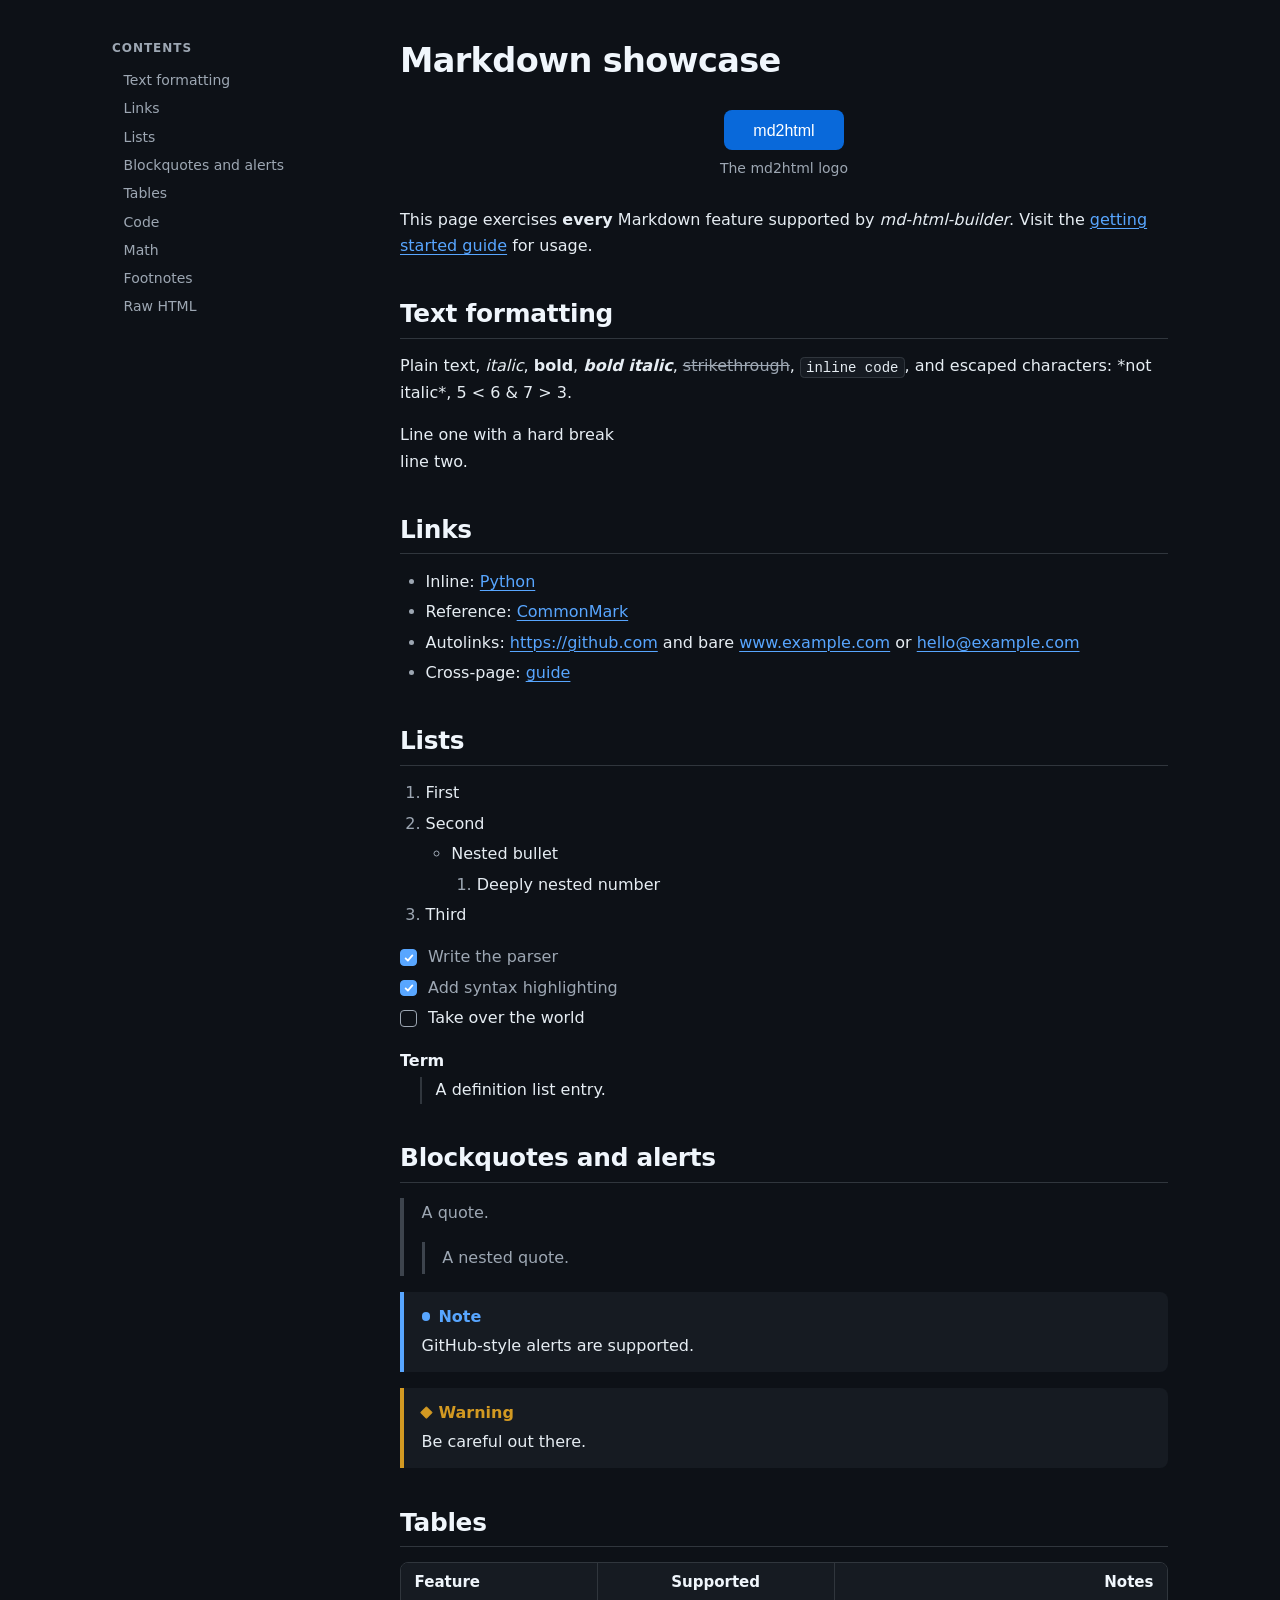
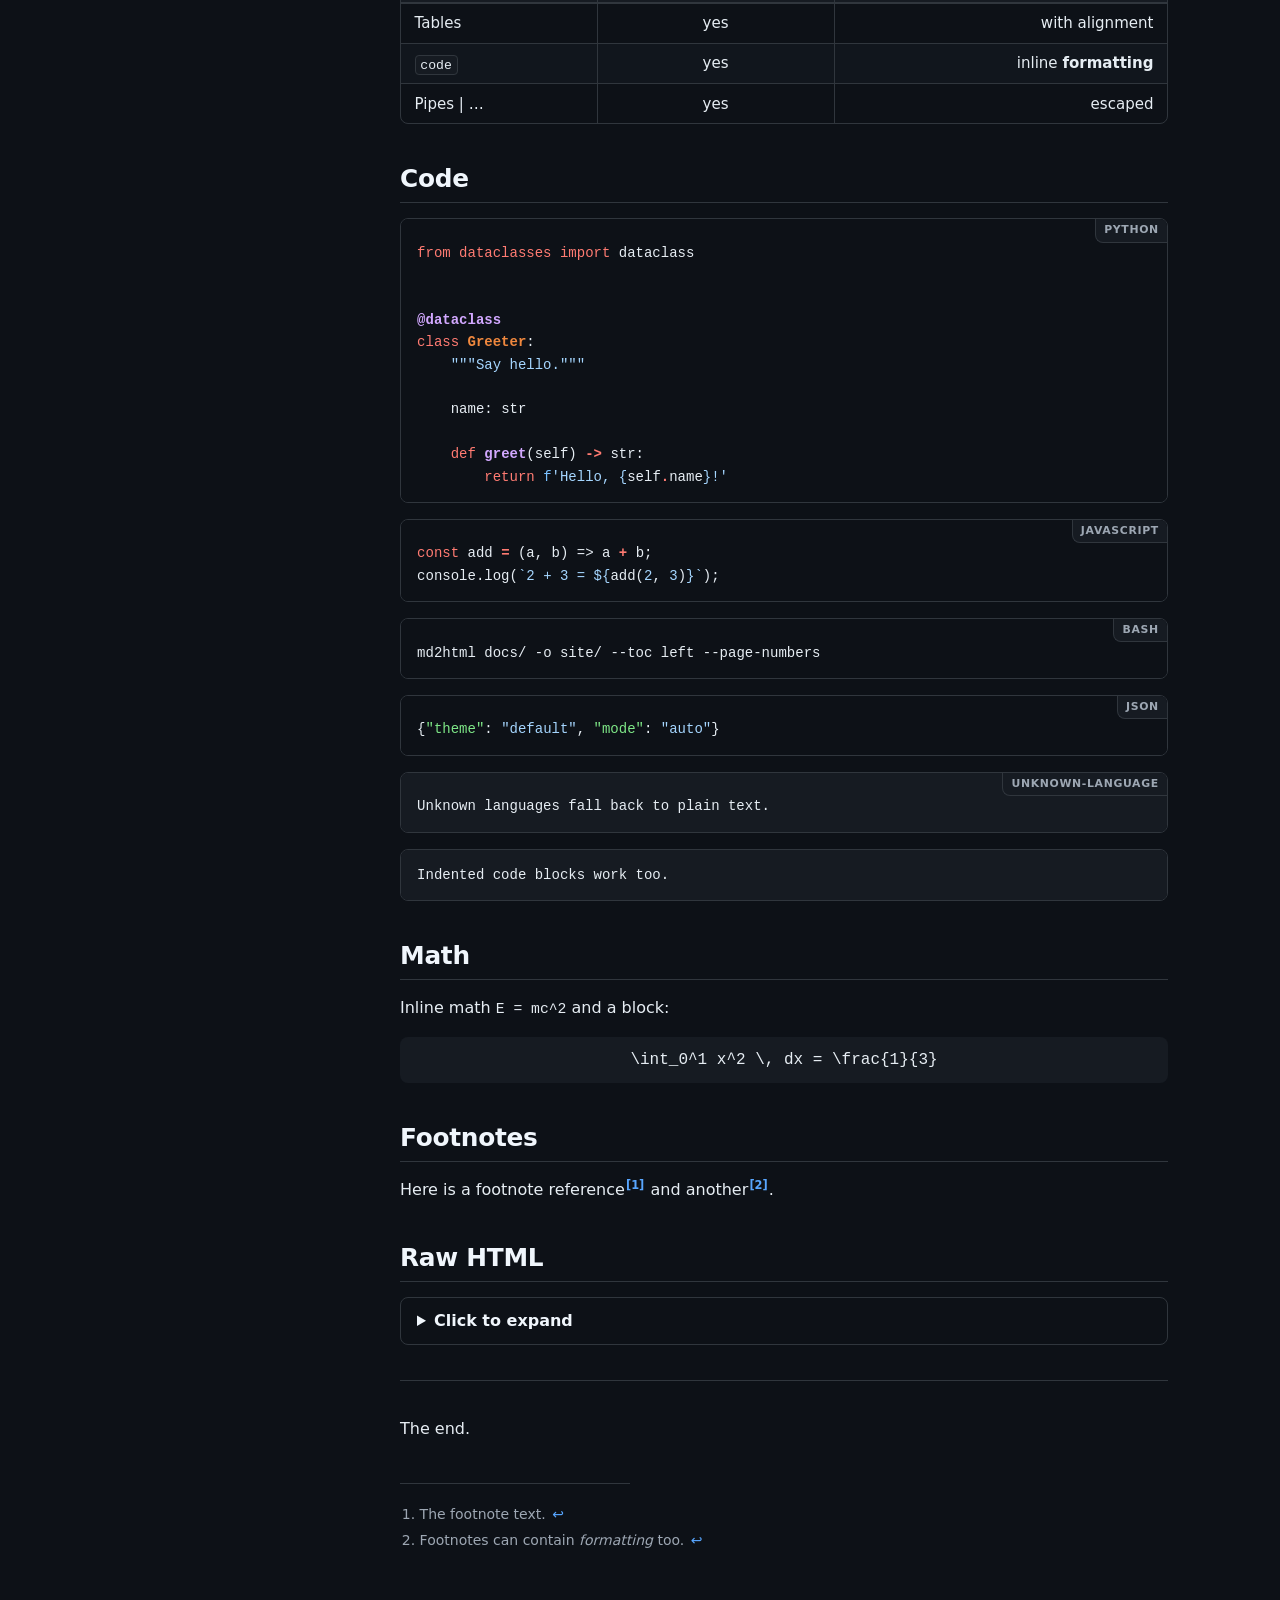
<file: examples/output/standalone-dark.html>
<!DOCTYPE html>
<html lang="en" data-theme="dark" data-toc="left">
<head>
<meta charset="utf-8">
<meta name="viewport" content="width=device-width, initial-scale=1">
<meta name="generator" content="md-html-builder 0.1.0">
<meta name="color-scheme" content="dark">
<meta name="description" content="Every Markdown feature supported by md-html-builder.">
<meta name="author" content="md-html-builder">
<title>Showcase</title>
<style id="mdh-styles">
/* ---- base ---- */
/*
 * md-html-builder shared base stylesheet.
 *
 * Every built-in theme is layered on top of this file. It implements the page layouts
 * (the "paged" sheet-of-paper view and the "web" view), every Markdown component, the
 * accessibility helpers and the print stylesheet. All visual decisions are read from
 * CSS custom properties so themes and users can change them without touching selectors.
 *
 * Sections:
 *   1. Tokens (defaults; themes override)      6. Header, footer, page number
 *   2. Document & typography                   7. Navigation, TOC, pager
 *   3. Accessibility helpers                   8. Markdown components
 *   4. Web view layout                         9. Small screens
 *   5. Paged view (sheet of paper)            10. Print / PDF
 */

/* 1. Tokens ------------------------------------------------------------------------- */
:root {
  --mdh-font-body: system-ui, -apple-system, 'Segoe UI', Roboto, 'Helvetica Neue', Arial,
    'Noto Sans', sans-serif, 'Apple Color Emoji', 'Segoe UI Emoji';
  --mdh-font-heading: var(--mdh-font-body);
  --mdh-font-code: ui-monospace, 'SF Mono', SFMono-Regular, 'Cascadia Code', 'JetBrains Mono',
    Menlo, Consolas, 'Liberation Mono', monospace;
  --mdh-font-size: 16px;
  --mdh-line-height: 1.65;
  --mdh-content-max-width: 48rem;
  --mdh-sidebar-width: 16rem;

  --mdh-heading-weight: 600;
  --mdh-heading-line-height: 1.25;
  --mdh-heading-letter-spacing: -0.011em;
  --mdh-h1-size: 2.1em;
  --mdh-h2-size: 1.55em;
  --mdh-h3-size: 1.25em;
  --mdh-h4-size: 1.08em;
  --mdh-h5-size: 1em;
  --mdh-h6-size: 0.92em;
  --mdh-code-font-size: 0.875em;
  --mdh-text-align: left;
  --mdh-hyphens: manual;
  --mdh-block-spacing: 1em;
  --mdh-radius: 8px;
  --mdh-gutter: 2rem;
  --mdh-bar-font-size: 0.8rem;
  --mdh-sheet-shadow: 0 1px 2px rgb(0 0 0 / 0.08), 0 8px 28px rgb(0 0 0 / 0.12);

  /* Physical page (overridden from the `page` configuration section). */
  --mdh-page-width: 210mm;
  --mdh-page-height: 297mm;
  --mdh-page-margin-top: 20mm;
  --mdh-page-margin-right: 18mm;
  --mdh-page-margin-bottom: 20mm;
  --mdh-page-margin-left: 18mm;

  /* Optional colours: fall back to core colours when a theme does not define them. */
  --mdh-color-desk: var(--mdh-color-surface);
  --mdh-color-selection: var(--mdh-color-table-stripe);
  --mdh-color-mark: #fff2a8;
  --mdh-color-mark-text: #1f2328;
  --mdh-color-focus: var(--mdh-color-accent);
  --mdh-color-note: var(--mdh-color-link);
  --mdh-color-tip: #1a7f37;
  --mdh-color-important: #8250df;
  --mdh-color-warning: #9a6700;
  --mdh-color-caution: #cf222e;
}

/* 2. Document & typography ------------------------------------------------------------ */
*, *::before, *::after { box-sizing: border-box; }

html {
  font-size: var(--mdh-font-size);
  -webkit-text-size-adjust: 100%;
  text-size-adjust: 100%;
}

body {
  margin: 0;
  min-height: 100vh;
  background: var(--mdh-color-bg);
  color: var(--mdh-color-text);
  font-family: var(--mdh-font-body);
  line-height: var(--mdh-line-height);
  font-kerning: normal;
  text-rendering: optimizeLegibility;
  -webkit-font-smoothing: antialiased;
  -moz-osx-font-smoothing: grayscale;
  overflow-wrap: break-word;
}

.markdown-body {
  text-align: var(--mdh-text-align);
  hyphens: var(--mdh-hyphens);
  -webkit-hyphens: var(--mdh-hyphens);
}

/* :where() keeps this rhythm rule at low specificity so components can override it. */
.markdown-body :where(p, ul, ol, dl, blockquote, table, pre, details, figure, .mdh-code,
  .mdh-table-wrap, .markdown-alert, .math.block) {
  margin-top: 0;
  margin-bottom: var(--mdh-block-spacing);
}
.markdown-body > :first-child { margin-top: 0; }
.markdown-body > :last-child { margin-bottom: 0; }

.markdown-body :is(h1, h2, h3, h4, h5, h6) {
  font-family: var(--mdh-font-heading);
  font-weight: var(--mdh-heading-weight);
  line-height: var(--mdh-heading-line-height);
  letter-spacing: var(--mdh-heading-letter-spacing);
  color: var(--mdh-color-heading);
  text-align: left;
  hyphens: manual;
  margin: 1.6em 0 0.6em;
  scroll-margin-top: 1.5rem;
  text-wrap: balance;
}
.markdown-body h1 { font-size: var(--mdh-h1-size); margin-top: 0.5em; }
.markdown-body h2 {
  font-size: var(--mdh-h2-size);
  padding-bottom: 0.3em;
  border-bottom: 1px solid var(--mdh-color-border);
}
.markdown-body h3 { font-size: var(--mdh-h3-size); }
.markdown-body h4 { font-size: var(--mdh-h4-size); }
.markdown-body h5 { font-size: var(--mdh-h5-size); }
.markdown-body h6 {
  font-size: var(--mdh-h6-size);
  color: var(--mdh-color-muted);
  text-transform: uppercase;
  letter-spacing: 0.04em;
}

.markdown-body .header-anchor {
  margin-left: 0.3em;
  font-weight: 400;
  color: var(--mdh-color-muted);
  text-decoration: none;
  opacity: 0;
  transition: opacity 0.15s ease;
}
.markdown-body :is(h1, h2, h3, h4, h5, h6):hover .header-anchor,
.markdown-body .header-anchor:focus-visible { opacity: 1; }

a {
  hyphens: manual;
  color: var(--mdh-color-link);
  text-decoration-line: underline;
  text-decoration-thickness: 0.07em;
  text-underline-offset: 0.18em;
}
a:hover { text-decoration-thickness: 0.14em; }

strong, b { font-weight: 700; }
small { font-size: 0.85em; }
sub, sup { font-size: 0.75em; line-height: 0; position: relative; vertical-align: baseline; }
sup { top: -0.5em; }
sub { bottom: -0.25em; }
abbr[title] { text-decoration: underline dotted; cursor: help; }
s, del { color: var(--mdh-color-muted); }
mark { background: var(--mdh-color-mark); color: var(--mdh-color-mark-text); padding: 0 0.15em; border-radius: 2px; }
kbd {
  display: inline-block;
  padding: 0.1em 0.4em;
  font: 0.8em/1.3 var(--mdh-font-code);
  color: var(--mdh-color-text);
  background: var(--mdh-color-surface);
  border: 1px solid var(--mdh-color-border);
  border-bottom-width: 2px;
  border-radius: 4px;
}

::selection { background: var(--mdh-color-selection); }

/* 3. Accessibility helpers ------------------------------------------------------------- */
.mdh-skip-link {
  position: absolute;
  left: 1rem;
  top: -10rem;
  z-index: 100;
  padding: 0.6rem 1rem;
  background: var(--mdh-color-bg);
  color: var(--mdh-color-link);
  border: 2px solid var(--mdh-color-focus);
  border-radius: var(--mdh-radius);
  font-weight: 600;
}
.mdh-skip-link:focus { top: 1rem; }

:focus-visible {
  outline: 3px solid var(--mdh-color-focus);
  outline-offset: 2px;
  border-radius: 2px;
}

.mdh-print-regions { display: none; }

@media (prefers-reduced-motion: reduce) {
  *, *::before, *::after { transition: none !important; scroll-behavior: auto !important; }
}

/* 4. Web view layout ----------------------------------------------------------------------- */
.mdh-view-web { display: flex; flex-direction: column; }
.mdh-view-web .mdh-layout {
  flex: 1 0 auto;
  display: grid;
  grid-template-columns: minmax(0, var(--mdh-content-max-width));
  grid-template-areas: 'nav' 'toc' 'content';
  column-gap: var(--mdh-gutter);
  width: 100%;
  padding: 2.5rem 1.5rem 3rem;
}
.mdh-view-web.mdh-align-center .mdh-layout { justify-content: center; }
.mdh-view-web .mdh-site-nav { grid-area: nav; }
.mdh-view-web .mdh-toc { grid-area: toc; }
.mdh-view-web .mdh-content { grid-area: content; min-width: 0; }

@media (min-width: 62rem) {
  .mdh-view-web.mdh-toc-left .mdh-layout {
    grid-template-columns: var(--mdh-sidebar-width) minmax(0, var(--mdh-content-max-width));
    grid-template-areas: 'toc content';
  }
  .mdh-view-web.mdh-toc-right .mdh-layout {
    grid-template-columns: minmax(0, var(--mdh-content-max-width)) var(--mdh-sidebar-width);
    grid-template-areas: 'content toc';
  }
  .mdh-view-web.mdh-has-nav:is(.mdh-toc-none, .mdh-toc-top) .mdh-layout {
    grid-template-columns: var(--mdh-sidebar-width) minmax(0, var(--mdh-content-max-width));
    grid-template-areas: 'nav toc' 'nav content';
  }
  .mdh-view-web.mdh-has-nav:is(.mdh-toc-left, .mdh-toc-right) .mdh-layout {
    grid-template-columns: var(--mdh-sidebar-width) minmax(0, var(--mdh-content-max-width))
      var(--mdh-sidebar-width);
    grid-template-areas: 'nav content toc';
  }
  .mdh-view-web .mdh-toc:is(.mdh-toc-left, .mdh-toc-right) > nav,
  .mdh-view-web .mdh-site-nav-inner {
    position: sticky;
    top: 1.5rem;
    max-height: calc(100vh - 3rem);
    overflow: auto;
  }
  .mdh-view-web .mdh-toc.mdh-toc-left > nav, .mdh-view-web .mdh-site-nav-inner { padding-right: 0.5rem; }
}

/* 5. Paged view: the document as a sheet of paper ------------------------------------------ */
.mdh-view-paged { background: var(--mdh-color-desk); }
.mdh-view-paged .mdh-layout { padding: 2.5rem var(--mdh-gutter) 4rem; }

.mdh-sheet {
  --_mt: var(--mdh-page-margin-top);
  --_mr: var(--mdh-page-margin-right);
  --_mb: var(--mdh-page-margin-bottom);
  --_ml: var(--mdh-page-margin-left);
  position: relative;
  display: flex;
  flex-direction: column;
  width: min(var(--mdh-page-width), 100%);
  min-height: var(--mdh-page-height);
  margin: 0 auto;
  padding: var(--_mt) var(--_mr) var(--_mb) var(--_ml);
  background: var(--mdh-color-bg);
  box-shadow: var(--mdh-sheet-shadow);
  border-radius: 2px;
}
.mdh-view-paged.mdh-align-left .mdh-sheet { margin-left: 0; }
.mdh-sheet > .mdh-content { flex: 1 0 auto; min-width: 0; }

/* Header and footer live in the sheet's top/bottom margins, exactly like on paper. */
.mdh-sheet > .mdh-header {
  display: flex;
  align-items: flex-end;
  height: var(--_mt);
  margin: calc(-1 * var(--_mt)) 0 0;
  padding: 0 0 5mm;
  background: none;
  color: var(--mdh-color-muted);
  border: 0;
}
.mdh-sheet > .mdh-header .mdh-header-inner { width: 100%; }
.mdh-sheet > .mdh-footer {
  display: block;
  height: var(--_mb);
  margin: 0 0 calc(-1 * var(--_mb));
  padding: 5mm 0 0;
  background: none;
  color: var(--mdh-color-muted);
  border: 0;
}

/* Sidebars sit on the desk beside the sheet on wide screens, inside the sheet otherwise. */
.mdh-sheet > :is(.mdh-toc, .mdh-site-nav) {
  margin: 0 0 2rem;
  padding: 1rem 1.25rem;
  border: 1px solid var(--mdh-color-border);
  border-radius: var(--mdh-radius);
  background: var(--mdh-color-surface);
}

/* One sidebar (TOC or page navigation) fits beside an A4 sheet from 76rem; both need 92rem.
   Below that they are shown as boxes at the top of the sheet. */
@media screen and (min-width: 76rem) {
  .mdh-view-paged:not(.mdh-has-nav).mdh-toc-right .mdh-layout {
    padding-right: calc(var(--mdh-sidebar-width) + 2 * var(--mdh-gutter));
  }
  .mdh-view-paged:not(.mdh-has-nav).mdh-toc-left .mdh-layout,
  .mdh-view-paged.mdh-has-nav:is(.mdh-toc-none, .mdh-toc-top) .mdh-layout {
    padding-left: calc(var(--mdh-sidebar-width) + 2 * var(--mdh-gutter));
  }
  .mdh-view-paged:not(.mdh-has-nav) .mdh-sheet > .mdh-toc-right {
    position: absolute;
    top: 0;
    bottom: 0;
    left: calc(100% + var(--mdh-gutter));
    width: var(--mdh-sidebar-width);
    margin: 0;
    padding: 0;
    border: 0;
    background: none;
  }
  .mdh-view-paged:not(.mdh-has-nav) .mdh-sheet > .mdh-toc-left,
  .mdh-view-paged.mdh-has-nav:is(.mdh-toc-none, .mdh-toc-top) .mdh-sheet > .mdh-site-nav {
    position: absolute;
    top: 0;
    bottom: 0;
    right: calc(100% + var(--mdh-gutter));
    width: var(--mdh-sidebar-width);
    margin: 0;
    padding: 0;
    border: 0;
    background: none;
  }
}

@media screen and (min-width: 92rem) {
  .mdh-view-paged.mdh-has-nav:is(.mdh-toc-left, .mdh-toc-right) .mdh-layout {
    padding-left: calc(var(--mdh-sidebar-width) + 2 * var(--mdh-gutter));
    padding-right: calc(var(--mdh-sidebar-width) + 2 * var(--mdh-gutter));
  }
  .mdh-view-paged.mdh-has-nav .mdh-sheet > :is(.mdh-toc-left, .mdh-toc-right) {
    position: absolute;
    top: 0;
    bottom: 0;
    left: calc(100% + var(--mdh-gutter));
    width: var(--mdh-sidebar-width);
    margin: 0;
    padding: 0;
    border: 0;
    background: none;
  }
  .mdh-view-paged.mdh-has-nav .mdh-sheet > .mdh-site-nav {
    position: absolute;
    top: 0;
    bottom: 0;
    right: calc(100% + var(--mdh-gutter));
    width: var(--mdh-sidebar-width);
    margin: 0;
    padding: 0;
    border: 0;
    background: none;
  }
}

/* Sticky contents while a sidebar sits beside the sheet. */
@media screen and (min-width: 76rem) {
  .mdh-view-paged .mdh-sheet > :is(.mdh-toc-left, .mdh-toc-right) > nav,
  .mdh-view-paged .mdh-sheet > .mdh-site-nav > .mdh-site-nav-inner {
    position: sticky;
    top: 1.5rem;
    max-height: calc(100vh - 3rem);
    overflow: auto;
  }
}

/* 6. Header, footer, page number --------------------------------------------------------- */
.mdh-header, .mdh-footer, .mdh-running-header, .mdh-running-footer {
  font-size: var(--mdh-bar-font-size);
  line-height: 1.45;
}
.mdh-view-web .mdh-header {
  background: var(--mdh-color-header-bg);
  color: var(--mdh-color-header-text);
  border-bottom: 1px solid var(--mdh-color-border);
  padding: 0.85rem 1.5rem;
  font-size: 0.95rem;
  font-weight: 600;
}
.mdh-view-web .mdh-footer {
  background: var(--mdh-color-footer-bg);
  color: var(--mdh-color-footer-text);
  border-top: 1px solid var(--mdh-color-border);
  padding: 1rem 1.5rem;
}
.mdh-view-web :is(.mdh-header-inner, .mdh-footer-inner) {
  max-width: calc(var(--mdh-content-max-width) + 2 * var(--mdh-sidebar-width) + 4rem);
  margin: 0 auto;
}
.mdh-view-web.mdh-align-left :is(.mdh-header-inner, .mdh-footer-inner) { margin-left: 0; }

.mdh-sheet .mdh-header-inner, .mdh-running-header .mdh-header-inner {
  padding-bottom: 2mm;
  border-bottom: 0.5pt solid var(--mdh-color-border);
}
.mdh-header a, .mdh-footer a, .mdh-running-header a, .mdh-running-footer a { color: inherit; }

.mdh-footer-inner {
  display: flex;
  justify-content: space-between;
  align-items: baseline;
  gap: 0.5rem 1.5rem;
  flex-wrap: wrap;
}
.mdh-footer-text { min-width: 0; }
.mdh-page-number {
  margin-left: auto;
  font-variant-numeric: tabular-nums;
  white-space: nowrap;
}
.mdh-pagenum-left .mdh-page-number { order: -1; margin-left: 0; margin-right: auto; }
.mdh-pagenum-left .mdh-footer-text { margin-left: auto; }
.mdh-pagenum-center .mdh-footer-inner { justify-content: center; }
.mdh-pagenum-center .mdh-page-number { margin: 0 auto; }
.mdh-pagenum-center .mdh-footer-text { flex-basis: 100%; text-align: center; }

/* 7. Navigation, table of contents, pager ------------------------------------------------- */
.mdh-toc, .mdh-site-nav { font-size: 0.875rem; line-height: 1.45; }
.mdh-toc-title, .mdh-site-nav-title {
  margin: 0 0 0.6rem;
  font-family: var(--mdh-font-heading);
  font-size: 0.75rem;
  font-weight: 700;
  letter-spacing: 0.08em;
  text-transform: uppercase;
  color: var(--mdh-color-muted);
}
.mdh-toc ul, .mdh-site-nav ul { list-style: none; margin: 0; padding: 0; }
.mdh-toc ul ul { padding-left: 0.9rem; }
.mdh-toc li, .mdh-site-nav li { margin: 0.1rem 0; }
.mdh-toc a, .mdh-site-nav a {
  display: block;
  padding: 0.2rem 0.6rem;
  color: var(--mdh-color-muted);
  text-decoration: none;
  border-left: 2px solid transparent;
  border-radius: 0 4px 4px 0;
}
.mdh-toc a:hover, .mdh-site-nav a:hover {
  color: var(--mdh-color-link);
  border-left-color: var(--mdh-color-border);
  background: var(--mdh-color-surface);
}
.mdh-site-nav .is-current > a {
  color: var(--mdh-color-heading);
  font-weight: 600;
  border-left-color: var(--mdh-color-accent);
}
.mdh-view-web .mdh-toc, .mdh-view-web .mdh-site-nav { margin-bottom: 2rem; }
.mdh-view-web .mdh-toc.mdh-toc-top {
  padding: 1rem 1.25rem;
  border: 1px solid var(--mdh-color-border);
  border-radius: var(--mdh-radius);
  background: var(--mdh-color-surface);
}
.mdh-toc.mdh-toc-top .mdh-toc-list { columns: 2 14rem; column-gap: 2rem; }
.mdh-toc.mdh-toc-top .mdh-toc-list > li { break-inside: avoid; }

.mdh-pager {
  display: flex;
  justify-content: space-between;
  gap: 1rem;
  margin-top: 3rem;
}
.mdh-view-paged .mdh-pager {
  width: min(var(--mdh-page-width), 100%);
  margin: 2rem auto 0;
}
.mdh-view-paged.mdh-align-left .mdh-pager { margin-left: 0; }
.mdh-pager a {
  flex: 0 1 48%;
  padding: 0.8rem 1.1rem;
  border: 1px solid var(--mdh-color-border);
  border-radius: var(--mdh-radius);
  background: var(--mdh-color-bg);
  color: var(--mdh-color-heading);
  text-decoration: none;
}
.mdh-pager a:hover { border-color: var(--mdh-color-accent); }
.mdh-pager-next { margin-left: auto; text-align: right; }
.mdh-pager-label {
  display: block;
  font-size: 0.75rem;
  letter-spacing: 0.06em;
  text-transform: uppercase;
  color: var(--mdh-color-muted);
}
.mdh-pager-prev .mdh-pager-label::before { content: '\2190\00a0'; }
.mdh-pager-next .mdh-pager-label::after { content: '\00a0\2192'; }
.mdh-pager-title { font-weight: 600; color: var(--mdh-color-link); }

/* 8. Markdown components ---------------------------------------------------------------- */

/* Lists */
.markdown-body :is(ul, ol) { padding-left: 1.6em; }
.markdown-body li > :is(ul, ol) { margin-top: 0.25em; margin-bottom: 0; }
.markdown-body li + li { margin-top: 0.25em; }
.markdown-body li > p { margin-bottom: 0.5em; }
.markdown-body li::marker { color: var(--mdh-color-muted); }
.markdown-body ol > li::marker { font-variant-numeric: tabular-nums; }

/* Task lists: the (disabled) checkbox stays in the DOM for assistive technology but is
   drawn by li::before so it looks identical in every browser and in PDF engines. */
.markdown-body .contains-task-list { list-style: none; padding-left: 0; }
.markdown-body .contains-task-list .contains-task-list { padding-left: 1.6em; }
.markdown-body .task-list-item { position: relative; list-style: none; padding-left: 1.75em; }
.markdown-body .task-list-item-checkbox {
  position: absolute;
  left: 0;
  top: 0.3em;
  width: 1.05em;
  height: 1.05em;
  margin: 0;
  opacity: 0;
  pointer-events: none;
}
.markdown-body .task-list-item::before {
  content: '';
  position: absolute;
  left: 0;
  top: 0.3em;
  width: 1.05em;
  height: 1.05em;
  border: 1.5px solid var(--mdh-color-muted);
  border-radius: 0.25em;
  background: var(--mdh-color-bg) no-repeat center / 78% 78%;
}
.markdown-body .task-list-item.is-checked { color: var(--mdh-color-muted); }
.markdown-body .task-list-item.is-checked::before {
  border-color: var(--mdh-color-accent);
  background-color: var(--mdh-color-accent);
  background-image: url("data:image/svg+xml,%3Csvg xmlns='http://www.w3.org/2000/svg' viewBox='0 0 16 16'%3E%3Cpath fill='none' stroke='%23fff' stroke-width='2.4' stroke-linecap='round' stroke-linejoin='round' d='M3.5 8.5l3 3 6-7'/%3E%3C/svg%3E");
}

/* Definition lists */
.markdown-body dt { font-weight: 600; color: var(--mdh-color-heading); margin-top: 0.75em; }
.markdown-body dt:first-child { margin-top: 0; }
.markdown-body dd {
  margin: 0.2em 0 0 1.25em;
  padding-left: 0.85em;
  border-left: 2px solid var(--mdh-color-border);
}

/* Blockquotes */
.markdown-body blockquote {
  margin-left: 0;
  margin-right: 0;
  padding: 0.15em 1.1em;
  color: var(--mdh-color-muted);
  border-left: 4px solid var(--mdh-color-blockquote-border);
}
.markdown-body blockquote > :last-child { margin-bottom: 0; }
.markdown-body blockquote blockquote { margin-top: 0.5em; border-left-width: 3px; }

/* GitHub-style alerts */
.markdown-body .markdown-alert {
  --_alert: var(--mdh-color-note);
  padding: 0.75em 1.1em;
  border-left: 4px solid var(--_alert);
  border-radius: 0 var(--mdh-radius) var(--mdh-radius) 0;
  background: var(--mdh-color-surface);
  color: var(--mdh-color-text);
}
.markdown-body .markdown-alert > :last-child { margin-bottom: 0; }
.markdown-body .markdown-alert-tip { --_alert: var(--mdh-color-tip); }
.markdown-body .markdown-alert-important { --_alert: var(--mdh-color-important); }
.markdown-body .markdown-alert-warning { --_alert: var(--mdh-color-warning); }
.markdown-body .markdown-alert-caution { --_alert: var(--mdh-color-caution); }
.markdown-body .markdown-alert-title {
  margin-bottom: 0.2em;
  font-weight: 700;
  color: var(--_alert);
}
/* A small marker in the alert colour; shape varies so colour is never the only cue. */
.markdown-body .markdown-alert-title::before {
  content: '';
  display: inline-block;
  width: 0.55em;
  height: 0.55em;
  margin-right: 0.5em;
  vertical-align: 0.08em;
  background: var(--_alert);
  border-radius: 50%;
}
.markdown-body :is(.markdown-alert-warning, .markdown-alert-caution) .markdown-alert-title::before {
  border-radius: 1px;
  transform: rotate(45deg);
}
.markdown-body .markdown-alert-important .markdown-alert-title::before { border-radius: 1px; }

/* Inline code */
.markdown-body :not(pre) > code {
  padding: 0.12em 0.36em;
  font-family: var(--mdh-font-code);
  font-size: var(--mdh-code-font-size);
  color: var(--mdh-color-code-text);
  background: var(--mdh-color-code-bg);
  border: 1px solid var(--mdh-color-border);
  border-radius: 0.3em;
  overflow-wrap: anywhere;
}
.markdown-body a > code { color: inherit; }

/* Code blocks (Pygments supplies .highlight colours) */
.markdown-body .mdh-code {
  position: relative;
  border: 1px solid var(--mdh-color-border);
  border-radius: var(--mdh-radius);
  overflow: hidden;
  text-align: left;
  hyphens: none;
}
.markdown-body .mdh-code .highlight { margin: 0; border-radius: 0; }
.markdown-body .mdh-code pre {
  margin: 0;
  padding: 1em 1.15em;
  overflow-x: auto;
  font-family: var(--mdh-font-code);
  font-size: var(--mdh-code-font-size);
  line-height: 1.6;
  tab-size: 4;
  background: transparent;
}
.markdown-body .mdh-code pre code { font: inherit; background: none; padding: 0; border: 0; }
.markdown-body .mdh-code[data-lang] pre { padding-top: 1.6em; }
.markdown-body .mdh-code-plain .highlight {
  background: var(--mdh-color-code-bg);
  color: var(--mdh-color-code-text);
}
.markdown-body .mdh-code-lang {
  position: absolute;
  top: 0;
  right: 0;
  z-index: 1;
  padding: 0.2em 0.75em;
  font-family: var(--mdh-font-body);
  font-size: 0.68rem;
  font-weight: 600;
  letter-spacing: 0.06em;
  text-transform: uppercase;
  color: var(--mdh-color-muted);
  background: var(--mdh-color-surface);
  border-left: 1px solid var(--mdh-color-border);
  border-bottom: 1px solid var(--mdh-color-border);
  border-bottom-left-radius: var(--mdh-radius);
  user-select: none;
}
.markdown-body .highlighttable { width: 100%; margin: 0; border: 0; border-spacing: 0; }
.markdown-body .highlighttable :is(td, th) { padding: 0; border: 0; background: none; }
.markdown-body .highlighttable tr { background: none; }
.markdown-body .highlighttable td.linenos {
  width: 1%;
  border-right: 1px solid var(--mdh-color-border);
  user-select: none;
}
.markdown-body .highlighttable td.linenos pre { padding-right: 0.8em; opacity: 0.7; text-align: right; }
.markdown-body .highlighttable td.code { width: 99%; }
.markdown-body .highlighttable .linenodiv pre { background: none; }

/* Tables */
.markdown-body .mdh-table-wrap {
  overflow-x: auto;
  border: var(--mdh-table-frame, 1px solid var(--mdh-color-border));
  border-radius: var(--mdh-radius);
}
.markdown-body .mdh-table-wrap > table { margin: 0; border: 0; }
.markdown-body table:not(.highlighttable) {
  width: 100%;
  border-collapse: collapse;
  border-spacing: 0;
  font-size: 0.94em;
  line-height: 1.5;
  font-variant-numeric: tabular-nums;
  text-align: left;
  hyphens: manual;
}
.markdown-body table:not(.highlighttable) :is(th, td) {
  padding: 0.55em 0.9em;
  border-bottom: 1px solid var(--mdh-color-border);
  vertical-align: top;
}
.markdown-body table:not(.highlighttable) :is(th, td) + :is(th, td) {
  border-left: 1px solid var(--mdh-color-border);
}
.markdown-body table:not(.highlighttable) thead th {
  background: var(--mdh-color-table-header-bg);
  color: var(--mdh-color-heading);
  font-weight: 600;
  border-bottom: 2px solid var(--mdh-color-border);
  white-space: nowrap;
}
.markdown-body table:not(.highlighttable) tbody tr:nth-child(even) {
  background: var(--mdh-color-table-stripe);
}
.markdown-body table:not(.highlighttable) tbody tr:last-child > * { border-bottom: 0; }
.markdown-body table:not(.highlighttable) caption {
  caption-side: bottom;
  padding: 0.5em;
  font-size: 0.875em;
  color: var(--mdh-color-muted);
}

/* Images and figures */
.markdown-body img { max-width: 100%; height: auto; border-style: none; vertical-align: middle; }
.markdown-body figure.mdh-figure { margin: 1.75em 0; text-align: center; }
.markdown-body figure.mdh-figure img { display: block; margin: 0 auto; }
.markdown-body figcaption {
  margin-top: 0.6em;
  font-size: 0.875em;
  line-height: 1.45;
  color: var(--mdh-color-muted);
  text-align: center;
}
.markdown-body p > img:only-child { display: block; margin: 0 auto; }

/* Horizontal rules */
.markdown-body hr {
  height: 0;
  margin: 2.2em 0;
  border: 0;
  border-top: 1px solid var(--mdh-color-border);
}

/* Footnotes */
.markdown-body .footnote-ref a {
  padding: 0 0.1em;
  font-size: 0.95em;
  font-weight: 600;
  text-decoration: none;
}
.markdown-body hr.footnotes-sep { width: 30%; margin: 2.5em 0 1.25em; }
.markdown-body .footnotes {
  font-size: 0.875em;
  line-height: 1.5;
  color: var(--mdh-color-muted);
}
.markdown-body .footnotes-list { padding-left: 1.4em; }
.markdown-body .footnote-item > p { margin-bottom: 0.4em; }
.markdown-body .footnote-item:target { color: var(--mdh-color-text); }
.markdown-body .footnote-backref { text-decoration: none; margin-left: 0.15em; }

/* Math (plain or MathJax) */
.markdown-body .math.inline { font-family: var(--mdh-font-code); font-size: 0.92em; }
.markdown-body .math.block {
  padding: 0.6em 1em;
  overflow-x: auto;
  font-family: var(--mdh-font-code);
  text-align: center;
  background: var(--mdh-color-surface);
  border-radius: var(--mdh-radius);
}
.markdown-body .math .math { padding: 0; margin: 0; background: none; font-size: 1em; }
.markdown-body mjx-container { overflow-x: auto; overflow-y: hidden; }

/* Raw HTML niceties */
.markdown-body details {
  padding: 0.6em 1em;
  border: 1px solid var(--mdh-color-border);
  border-radius: var(--mdh-radius);
}
.markdown-body details > summary { cursor: pointer; font-weight: 600; color: var(--mdh-color-heading); }
.markdown-body details[open] > summary { margin-bottom: 0.6em; }
.markdown-body details > :last-child { margin-bottom: 0; }

/* 9. Small screens ------------------------------------------------------------------------ */
@media screen and (max-width: 52rem) {
  .mdh-view-paged .mdh-layout { padding: 0 0 2rem; }
  .mdh-sheet {
    --_mt: 1.5rem;
    --_mr: 1.15rem;
    --_mb: 1.5rem;
    --_ml: 1.15rem;
    width: 100%;
    min-height: 0;
    border-radius: 0;
    box-shadow: none;
  }
  .mdh-sheet > .mdh-header {
    height: auto;
    margin: calc(-1 * var(--_mt)) calc(-1 * var(--_mr)) var(--_mt) calc(-1 * var(--_ml));
    padding: 0.8rem var(--_mr) 0 var(--_ml);
  }
  .mdh-sheet > .mdh-footer {
    height: auto;
    margin: 2rem 0 0;
    padding: 0.75rem 0 0;
    border-top: 1px solid var(--mdh-color-border);
  }
  .mdh-view-paged .mdh-pager { padding: 0 1rem; }
}

@media screen and (max-width: 40rem) {
  :root { --mdh-h1-size: 1.8em; --mdh-h2-size: 1.4em; --mdh-h3-size: 1.18em; }
  .mdh-view-web .mdh-layout { padding: 1.5rem 1rem 2rem; }
  .mdh-view-web .mdh-header, .mdh-view-web .mdh-footer { padding-left: 1rem; padding-right: 1rem; }
  .mdh-pager { flex-direction: column; }
  .mdh-pager a { flex-basis: auto; }
  .mdh-toc.mdh-toc-top .mdh-toc-list { columns: 1; }
  .markdown-body .mdh-code pre { padding-left: 0.9em; padding-right: 0.9em; }
}

/* 10. Print / PDF ------------------------------------------------------------------------- */
/* @page size, margins and page numbers are generated from the configuration. The page box
   is painted with the theme background so tinted or dark themes have no white margins. */
@page {
  background: var(--mdh-color-bg);
  @top-left {
    font-family: var(--mdh-font-body);
    font-size: 8.5pt;
    color: var(--mdh-color-muted);
    vertical-align: bottom;
    padding-bottom: 5mm;
  }
  @bottom-left {
    font-family: var(--mdh-font-body);
    font-size: 8.5pt;
    color: var(--mdh-color-muted);
    vertical-align: top;
    padding-top: 5mm;
  }
  @bottom-center {
    font-family: var(--mdh-font-body);
    font-size: 8.5pt;
    color: var(--mdh-color-muted);
    vertical-align: top;
    padding-top: 5mm;
  }
  @bottom-right {
    font-family: var(--mdh-font-body);
    font-size: 8.5pt;
    color: var(--mdh-color-muted);
    vertical-align: top;
    padding-top: 5mm;
  }
}

@media print {
  html, body.mdh-body { background: var(--mdh-color-bg); }
  body.mdh-body { min-height: 0; display: block; }

  /* Screen chrome is not part of the printed document. */
  .mdh-skip-link, .mdh-site-nav, .mdh-toc.mdh-toc-left, .mdh-toc.mdh-toc-right, .mdh-pager,
  .mdh-header, .mdh-footer, .markdown-body .header-anchor { display: none !important; }

  .mdh-layout, .mdh-view-web .mdh-layout, .mdh-view-paged .mdh-layout {
    display: block;
    padding: 0;
    width: auto;
  }
  .mdh-sheet {
    display: block;
    width: auto;
    min-height: 0;
    margin: 0;
    padding: 0;
    box-shadow: none;
    border-radius: 0;
    background: none;
  }
  .mdh-toc.mdh-toc-top {
    margin: 0 0 1.5em;
    padding: 0.8em 1em;
    break-inside: avoid;
  }

  /* Running header / footer copies are moved into the page margins. */
  .mdh-print-regions { display: block; }
  .mdh-running-header { position: running(mdh-running-header); width: 100%; color: var(--mdh-color-muted); }
  .mdh-running-footer { position: running(mdh-running-footer); color: var(--mdh-color-muted); }
  .mdh-running-header, .mdh-running-footer { font-family: var(--mdh-font-body); font-size: 8.5pt; }
  @supports not (position: running(mdh)) {
    .mdh-print-regions { display: none; }
  }

  /* Pagination quality. */
  .markdown-body p, .markdown-body li { orphans: 3; widows: 3; }
  .markdown-body :is(h1, h2, h3, h4, h5, h6) { break-after: avoid; page-break-after: avoid; }
  .markdown-body :is(h1, h2, h3, h4, h5, h6) + * { break-before: avoid; page-break-before: avoid; }
  .markdown-body :is(.mdh-code, figure, img, tr, .markdown-alert, .math.block, dt, blockquote) {
    break-inside: avoid;
    page-break-inside: avoid;
  }
  .markdown-body dt { break-after: avoid; }
  .markdown-body thead { display: table-header-group; }
  .markdown-body tfoot { display: table-footer-group; }
  /* Tables must fit the page: print cannot scroll. The frame moves from the wrapper to the
     table so a table split across pages is not drawn as an empty box; wide tables
     (classes added by the parser from the column count) get smaller text and padding, and
     cells may wrap anywhere as a last resort instead of being cut off at the page edge. */
  .markdown-body .mdh-table-wrap { overflow: visible; border: 0; border-radius: 0; }
  .markdown-body :where(.mdh-table-wrap) > table:not(.highlighttable) {
    border: var(--mdh-table-frame, 1px solid var(--mdh-color-border));
  }
  .markdown-body table:not(.highlighttable) :is(th, td) { overflow-wrap: anywhere; }
  .markdown-body table:not(.highlighttable) thead th { white-space: normal; }
  .markdown-body .mdh-table-wide > table:not(.highlighttable) { font-size: 0.8em; }
  .markdown-body .mdh-table-wide > table:not(.highlighttable) :is(th, td) {
    padding: 0.35em 0.45em;
  }
  .markdown-body .mdh-table-xwide > table:not(.highlighttable) { font-size: 0.62em; }
  .markdown-body .mdh-table-xwide > table:not(.highlighttable) :is(th, td) {
    padding: 0.25em 0.3em;
  }

  /* Code is wrapped instead of clipped; colours are kept (print-color-adjust above). */
  .markdown-body .mdh-code { overflow: visible; }
  .markdown-body .mdh-code pre { overflow: visible; white-space: pre-wrap; overflow-wrap: anywhere; }
  .markdown-body .math.block { overflow: visible; }
  .markdown-body a { text-decoration-thickness: 0.05em; }
  .markdown-body .footnote-backref { display: none; }
  .markdown-body .task-list-item-checkbox { display: none; }
  .markdown-body details::details-content { content-visibility: visible; display: block; }
  .markdown-body details > summary { list-style: none; }
}

/* ---- theme: default ---- */
/*
 * default - clean, modern sans-serif with a crisp blue accent.
 *
 * Built on themes/_shared/base.css. Everything below is a CSS custom property, so any value
 * can be overridden from the configuration (style.colors, style.font_*, style.variables).
 * All colour pairs meet WCAG 2.1 AA contrast (checked by the test-suite).
 */
:root {
  --mdh-font-body: system-ui, -apple-system, 'Segoe UI', Roboto, 'Helvetica Neue', Arial,
    'Noto Sans', sans-serif, 'Apple Color Emoji', 'Segoe UI Emoji';
  --mdh-font-heading: var(--mdh-font-body);
  --mdh-font-code: ui-monospace, 'SF Mono', SFMono-Regular, 'Cascadia Code', 'JetBrains Mono',
    Menlo, Consolas, 'Liberation Mono', monospace;
  --mdh-font-size: 16px;
  --mdh-line-height: 1.65;
  --mdh-content-max-width: 48rem;
  --mdh-sidebar-width: 16rem;
  --mdh-heading-weight: 600;
  --mdh-radius: 8px;
}

/* Light palette (also the default). */
:root {
  --mdh-color-bg: #ffffff;
  --mdh-color-surface: #f6f8fa;
  --mdh-color-text: #1f2328;
  --mdh-color-muted: #57606a;
  --mdh-color-heading: #0d1117;
  --mdh-color-link: #0a58ca;
  --mdh-color-accent: #0a58ca;
  --mdh-color-border: #d8dee4;
  --mdh-color-code-bg: #f3f5f7;
  --mdh-color-code-text: #1f2328;
  --mdh-color-table-header-bg: #f3f5f7;
  --mdh-color-table-stripe: #f9fafb;
  --mdh-color-blockquote-border: #c5ced8;
  --mdh-color-header-bg: #f6f8fa;
  --mdh-color-header-text: #1f2328;
  --mdh-color-footer-bg: #f6f8fa;
  --mdh-color-footer-text: #57606a;
  --mdh-color-desk: #e3e7ec;
  --mdh-color-selection: #cfe2ff;
  --mdh-color-mark: #fff2a8;
  --mdh-color-mark-text: #1f2328;
  --mdh-color-focus: #0a58ca;
  --mdh-color-note: #0a58ca;
  --mdh-color-tip: #1a7f37;
  --mdh-color-important: #8250df;
  --mdh-color-warning: #9a6700;
  --mdh-color-caution: #cf222e;
}

/* Dark palette: data-theme="dark", and "auto" when the OS prefers dark on screen. */
:root[data-theme="dark"] {
  --mdh-color-bg: #0d1117;
  --mdh-color-surface: #161b22;
  --mdh-color-text: #e6edf3;
  --mdh-color-muted: #9da7b3;
  --mdh-color-heading: #f0f6fc;
  --mdh-color-link: #58a6ff;
  --mdh-color-accent: #58a6ff;
  --mdh-color-border: #30363d;
  --mdh-color-code-bg: #161b22;
  --mdh-color-code-text: #e6edf3;
  --mdh-color-table-header-bg: #161b22;
  --mdh-color-table-stripe: #11161d;
  --mdh-color-blockquote-border: #3d444d;
  --mdh-color-header-bg: #161b22;
  --mdh-color-header-text: #e6edf3;
  --mdh-color-footer-bg: #161b22;
  --mdh-color-footer-text: #9da7b3;
  --mdh-color-desk: #010409;
  --mdh-color-selection: #1f3a5f;
  --mdh-color-mark: #5a4500;
  --mdh-color-mark-text: #f0f6fc;
  --mdh-color-focus: #58a6ff;
  --mdh-color-note: #58a6ff;
  --mdh-color-tip: #3fb950;
  --mdh-color-important: #a371f7;
  --mdh-color-warning: #d29922;
  --mdh-color-caution: #f85149;
}

@media screen and (prefers-color-scheme: dark) {
  :root[data-theme="auto"] {
    --mdh-color-bg: #0d1117;
    --mdh-color-surface: #161b22;
    --mdh-color-text: #e6edf3;
    --mdh-color-muted: #9da7b3;
    --mdh-color-heading: #f0f6fc;
    --mdh-color-link: #58a6ff;
    --mdh-color-accent: #58a6ff;
    --mdh-color-border: #30363d;
    --mdh-color-code-bg: #161b22;
    --mdh-color-code-text: #e6edf3;
    --mdh-color-table-header-bg: #161b22;
    --mdh-color-table-stripe: #11161d;
    --mdh-color-blockquote-border: #3d444d;
    --mdh-color-header-bg: #161b22;
    --mdh-color-header-text: #e6edf3;
    --mdh-color-footer-bg: #161b22;
    --mdh-color-footer-text: #9da7b3;
    --mdh-color-desk: #010409;
    --mdh-color-selection: #1f3a5f;
    --mdh-color-mark: #5a4500;
    --mdh-color-mark-text: #f0f6fc;
    --mdh-color-focus: #58a6ff;
    --mdh-color-note: #58a6ff;
    --mdh-color-tip: #3fb950;
    --mdh-color-important: #a371f7;
    --mdh-color-warning: #d29922;
    --mdh-color-caution: #f85149;
  }
}

/* Flourishes */
.markdown-body h1 { letter-spacing: -0.02em; }
.mdh-view-paged .markdown-body > h1:first-child {
  padding-bottom: 0.35em;
  border-bottom: 3px solid var(--mdh-color-accent);
}
.markdown-body blockquote { font-style: normal; }

/* Dark mode: a hairline edge keeps the sheet visible on the dark desk. */
:root[data-theme="dark"] {
  --mdh-sheet-shadow: 0 0 0 1px #30363d, 0 12px 32px rgb(0 0 0 / 0.5);
}
@media screen and (prefers-color-scheme: dark) {
  :root[data-theme="auto"] {
    --mdh-sheet-shadow: 0 0 0 1px #30363d, 0 12px 32px rgb(0 0 0 / 0.5);
  }
}

/* ---- code highlighting ---- */
pre { line-height: 125%; }
td.linenos .normal { color: inherit; background-color: transparent; padding-left: 5px; padding-right: 5px; }
span.linenos { color: inherit; background-color: transparent; padding-left: 5px; padding-right: 5px; }
td.linenos .special { color: #000000; background-color: #ffffc0; padding-left: 5px; padding-right: 5px; }
span.linenos.special { color: #000000; background-color: #ffffc0; padding-left: 5px; padding-right: 5px; }
.highlight .hll { background-color: #6e7681 }
.highlight { background: #0d1117; color: #E6EDF3 }
.highlight .c { color: #8B949E; font-style: italic } /* Comment */
.highlight .err { color: #F85149 } /* Error */
.highlight .esc { color: #E6EDF3 } /* Escape */
.highlight .g { color: #E6EDF3 } /* Generic */
.highlight .k { color: #FF7B72 } /* Keyword */
.highlight .l { color: #A5D6FF } /* Literal */
.highlight .n { color: #E6EDF3 } /* Name */
.highlight .o { color: #FF7B72; font-weight: bold } /* Operator */
.highlight .x { color: #E6EDF3 } /* Other */
.highlight .p { color: #E6EDF3 } /* Punctuation */
.highlight .ch { color: #8B949E; font-style: italic } /* Comment.Hashbang */
.highlight .cm { color: #8B949E; font-style: italic } /* Comment.Multiline */
.highlight .cp { color: #8B949E; font-weight: bold; font-style: italic } /* Comment.Preproc */
.highlight .cpf { color: #8B949E; font-style: italic } /* Comment.PreprocFile */
.highlight .c1 { color: #8B949E; font-style: italic } /* Comment.Single */
.highlight .cs { color: #8B949E; font-weight: bold; font-style: italic } /* Comment.Special */
.highlight .gd { color: #FFA198; background-color: #490202 } /* Generic.Deleted */
.highlight .ge { color: #E6EDF3; font-style: italic } /* Generic.Emph */
.highlight .ges { color: #E6EDF3; font-weight: bold; font-style: italic } /* Generic.EmphStrong */
.highlight .gr { color: #FFA198 } /* Generic.Error */
.highlight .gh { color: #79C0FF; font-weight: bold } /* Generic.Heading */
.highlight .gi { color: #56D364; background-color: #0F5323 } /* Generic.Inserted */
.highlight .go { color: #8B949E } /* Generic.Output */
.highlight .gp { color: #8B949E } /* Generic.Prompt */
.highlight .gs { color: #E6EDF3; font-weight: bold } /* Generic.Strong */
.highlight .gu { color: #79C0FF } /* Generic.Subheading */
.highlight .gt { color: #FF7B72 } /* Generic.Traceback */
.highlight .g-Underline { color: #E6EDF3; text-decoration: underline } /* Generic.Underline */
.highlight .kc { color: #79C0FF } /* Keyword.Constant */
.highlight .kd { color: #FF7B72 } /* Keyword.Declaration */
.highlight .kn { color: #FF7B72 } /* Keyword.Namespace */
.highlight .kp { color: #79C0FF } /* Keyword.Pseudo */
.highlight .kr { color: #FF7B72 } /* Keyword.Reserved */
.highlight .kt { color: #FF7B72 } /* Keyword.Type */
.highlight .ld { color: #79C0FF } /* Literal.Date */
.highlight .m { color: #A5D6FF } /* Literal.Number */
.highlight .s { color: #A5D6FF } /* Literal.String */
.highlight .na { color: #E6EDF3 } /* Name.Attribute */
.highlight .nb { color: #E6EDF3 } /* Name.Builtin */
.highlight .nc { color: #F0883E; font-weight: bold } /* Name.Class */
.highlight .no { color: #79C0FF; font-weight: bold } /* Name.Constant */
.highlight .nd { color: #D2A8FF; font-weight: bold } /* Name.Decorator */
.highlight .ni { color: #FFA657 } /* Name.Entity */
.highlight .ne { color: #F0883E; font-weight: bold } /* Name.Exception */
.highlight .nf { color: #D2A8FF; font-weight: bold } /* Name.Function */
.highlight .nl { color: #79C0FF; font-weight: bold } /* Name.Label */
.highlight .nn { color: #FF7B72 } /* Name.Namespace */
.highlight .nx { color: #E6EDF3 } /* Name.Other */
.highlight .py { color: #79C0FF } /* Name.Property */
.highlight .nt { color: #7EE787 } /* Name.Tag */
.highlight .nv { color: #79C0FF } /* Name.Variable */
.highlight .ow { color: #FF7B72; font-weight: bold } /* Operator.Word */
.highlight .pm { color: #E6EDF3 } /* Punctuation.Marker */
.highlight .w { color: #6E7681 } /* Text.Whitespace */
.highlight .mb { color: #A5D6FF } /* Literal.Number.Bin */
.highlight .mf { color: #A5D6FF } /* Literal.Number.Float */
.highlight .mh { color: #A5D6FF } /* Literal.Number.Hex */
.highlight .mi { color: #A5D6FF } /* Literal.Number.Integer */
.highlight .mo { color: #A5D6FF } /* Literal.Number.Oct */
.highlight .sa { color: #79C0FF } /* Literal.String.Affix */
.highlight .sb { color: #A5D6FF } /* Literal.String.Backtick */
.highlight .sc { color: #A5D6FF } /* Literal.String.Char */
.highlight .dl { color: #79C0FF } /* Literal.String.Delimiter */
.highlight .sd { color: #A5D6FF } /* Literal.String.Doc */
.highlight .s2 { color: #A5D6FF } /* Literal.String.Double */
.highlight .se { color: #79C0FF } /* Literal.String.Escape */
.highlight .sh { color: #79C0FF } /* Literal.String.Heredoc */
.highlight .si { color: #A5D6FF } /* Literal.String.Interpol */
.highlight .sx { color: #A5D6FF } /* Literal.String.Other */
.highlight .sr { color: #79C0FF } /* Literal.String.Regex */
.highlight .s1 { color: #A5D6FF } /* Literal.String.Single */
.highlight .ss { color: #A5D6FF } /* Literal.String.Symbol */
.highlight .bp { color: #E6EDF3 } /* Name.Builtin.Pseudo */
.highlight .fm { color: #D2A8FF; font-weight: bold } /* Name.Function.Magic */
.highlight .vc { color: #79C0FF } /* Name.Variable.Class */
.highlight .vg { color: #79C0FF } /* Name.Variable.Global */
.highlight .vi { color: #79C0FF } /* Name.Variable.Instance */
.highlight .vm { color: #79C0FF } /* Name.Variable.Magic */
.highlight .il { color: #A5D6FF } /* Literal.Number.Integer.Long */

/* ---- configuration overrides ---- */
:root, :root[data-theme] {
  --mdh-content-max-width: 48rem;
  --mdh-sidebar-width: 16rem;
  --mdh-page-width: 210mm;
  --mdh-page-height: 297mm;
  --mdh-page-margin-top: 20mm;
  --mdh-page-margin-right: 18mm;
  --mdh-page-margin-bottom: 20mm;
  --mdh-page-margin-left: 18mm;
}

/* ---- print ---- */
@page {
  size: 210mm 297mm;
  margin: 20mm 18mm;
}
@media print {
  html { -webkit-print-color-adjust: exact; print-color-adjust: exact; }
}

</style>
</head>
<body class="mdh-body mdh-view-web mdh-toc-left mdh-align-center">
<a class="mdh-skip-link" href="#mdh-content">Skip to content</a>


<div class="mdh-layout">

<aside class="mdh-toc mdh-toc-left">
<nav aria-label="Contents">
<p class="mdh-toc-title">Contents</p>
<ul class="mdh-toc-list">
<li class="mdh-toc-h2"><a href="#text-formatting">Text formatting</a>
</li>
<li class="mdh-toc-h2"><a href="#links">Links</a>
</li>
<li class="mdh-toc-h2"><a href="#lists">Lists</a>
</li>
<li class="mdh-toc-h2"><a href="#blockquotes-and-alerts">Blockquotes and alerts</a>
</li>
<li class="mdh-toc-h2"><a href="#tables">Tables</a>
</li>
<li class="mdh-toc-h2"><a href="#code">Code</a>
</li>
<li class="mdh-toc-h2"><a href="#math">Math</a>
</li>
<li class="mdh-toc-h2"><a href="#footnotes">Footnotes</a>
</li>
<li class="mdh-toc-h2"><a href="#raw-html">Raw HTML</a>
</li>
</ul>
</nav>
</aside>
<main id="mdh-content" class="mdh-content">
<article class="mdh-article markdown-body">
<h1 id="markdown-showcase">Markdown showcase</h1>
<figure class="mdh-figure"><img src="[data-uri]" alt="md2html logo" title="The md2html logo" loading="lazy" /><figcaption>The md2html logo</figcaption></figure>

<p>This page exercises <strong>every</strong> Markdown feature supported by <em>md-html-builder</em>. Visit the
<a href="guide/getting-started.html">getting started guide</a> for usage.</p>
<h2 id="text-formatting">Text formatting</h2>
<p>Plain text, <em>italic</em>, <strong>bold</strong>, <em><strong>bold italic</strong></em>, <s>strikethrough</s>, <code>inline code</code>,
and escaped characters: *not italic*, 5 &lt; 6 &amp; 7 &gt; 3.</p>
<p>Line one with a hard break<br />
line two.</p>
<h2 id="links">Links</h2>
<ul>
<li>Inline: <a href="https://www.python.org" title="Python homepage">Python</a></li>
<li>Reference: <a href="https://commonmark.org">CommonMark</a></li>
<li>Autolinks: <a href="https://github.com">https://github.com</a> and bare <a href="http://www.example.com">www.example.com</a> or <a href="mailto:hello@example.com">hello@example.com</a></li>
<li>Cross-page: <a href="guide/getting-started.html#installation">guide</a></li>
</ul>
<h2 id="lists">Lists</h2>
<ol>
<li>First</li>
<li>Second
<ul>
<li>Nested bullet
<ol>
<li>Deeply nested number</li>
</ol>
</li>
</ul>
</li>
<li>Third</li>
</ol>
<ul class="contains-task-list">
<li class="task-list-item is-checked"><input class="task-list-item-checkbox" disabled="" type="checkbox" checked=""> Write the parser</li>
<li class="task-list-item is-checked"><input class="task-list-item-checkbox" disabled="" type="checkbox" checked=""> Add syntax highlighting</li>
<li class="task-list-item"><input class="task-list-item-checkbox" disabled="" type="checkbox"> Take over the world</li>
</ul>
<dl>
<dt>Term</dt>
<dd>A definition list entry.</dd>
</dl>
<h2 id="blockquotes-and-alerts">Blockquotes and alerts</h2>
<blockquote>
<p>A quote.</p>
<blockquote>
<p>A nested quote.</p>
</blockquote>
</blockquote>
<div class="markdown-alert markdown-alert-note">
<p class="markdown-alert-title">Note</p>
<p>GitHub-style alerts are supported.</p>
</div>
<div class="markdown-alert markdown-alert-warning">
<p class="markdown-alert-title">Warning</p>
<p>Be careful out there.</p>
</div>
<h2 id="tables">Tables</h2>
<div class="mdh-table-wrap" data-columns="3">
<table>
<thead>
<tr>
<th style="text-align:left">Feature</th>
<th style="text-align:center">Supported</th>
<th style="text-align:right">Notes</th>
</tr>
</thead>
<tbody>
<tr>
<td style="text-align:left">Tables</td>
<td style="text-align:center">yes</td>
<td style="text-align:right">with alignment</td>
</tr>
<tr>
<td style="text-align:left"><code>code</code></td>
<td style="text-align:center">yes</td>
<td style="text-align:right">inline <strong>formatting</strong></td>
</tr>
<tr>
<td style="text-align:left">Pipes | …</td>
<td style="text-align:center">yes</td>
<td style="text-align:right">escaped</td>
</tr>
</tbody>
</table>
</div>
<h2 id="code">Code</h2>
<div class="mdh-code" data-lang="python"><span class="mdh-code-lang">python</span><div class="highlight"><pre><span></span><code><span class="kn">from</span><span class="w"> </span><span class="nn">dataclasses</span><span class="w"> </span><span class="kn">import</span> <span class="n">dataclass</span>


<span class="nd">@dataclass</span>
<span class="k">class</span><span class="w"> </span><span class="nc">Greeter</span><span class="p">:</span>
<span class="w">    </span><span class="sd">"""Say hello."""</span>

    <span class="n">name</span><span class="p">:</span> <span class="nb">str</span>

    <span class="k">def</span><span class="w"> </span><span class="nf">greet</span><span class="p">(</span><span class="bp">self</span><span class="p">)</span> <span class="o">-&gt;</span> <span class="nb">str</span><span class="p">:</span>
        <span class="k">return</span> <span class="sa">f</span><span class="s1">'Hello, </span><span class="si">{</span><span class="bp">self</span><span class="o">.</span><span class="n">name</span><span class="si">}</span><span class="s1">!'</span>
</code></pre></div>
</div>
<div class="mdh-code" data-lang="javascript"><span class="mdh-code-lang">javascript</span><div class="highlight"><pre><span></span><code><span class="kd">const</span><span class="w"> </span><span class="nx">add</span><span class="w"> </span><span class="o">=</span><span class="w"> </span><span class="p">(</span><span class="nx">a</span><span class="p">,</span><span class="w"> </span><span class="nx">b</span><span class="p">)</span><span class="w"> </span><span class="p">=&gt;</span><span class="w"> </span><span class="nx">a</span><span class="w"> </span><span class="o">+</span><span class="w"> </span><span class="nx">b</span><span class="p">;</span>
<span class="nx">console</span><span class="p">.</span><span class="nx">log</span><span class="p">(</span><span class="sb">`2 + 3 = </span><span class="si">${</span><span class="nx">add</span><span class="p">(</span><span class="mf">2</span><span class="p">,</span><span class="w"> </span><span class="mf">3</span><span class="p">)</span><span class="si">}</span><span class="sb">`</span><span class="p">);</span>
</code></pre></div>
</div>
<div class="mdh-code" data-lang="bash"><span class="mdh-code-lang">bash</span><div class="highlight"><pre><span></span><code>md2html<span class="w"> </span>docs/<span class="w"> </span>-o<span class="w"> </span>site/<span class="w"> </span>--toc<span class="w"> </span>left<span class="w"> </span>--page-numbers
</code></pre></div>
</div>
<div class="mdh-code" data-lang="json"><span class="mdh-code-lang">json</span><div class="highlight"><pre><span></span><code><span class="p">{</span><span class="nt">"theme"</span><span class="p">:</span><span class="w"> </span><span class="s2">"default"</span><span class="p">,</span><span class="w"> </span><span class="nt">"mode"</span><span class="p">:</span><span class="w"> </span><span class="s2">"auto"</span><span class="p">}</span>
</code></pre></div>
</div>
<div class="mdh-code mdh-code-plain" data-lang="unknown-language"><span class="mdh-code-lang">unknown-language</span><div class="highlight"><pre><span></span><code>Unknown languages fall back to plain text.
</code></pre></div>
</div>
<div class="mdh-code mdh-code-plain"><div class="highlight"><pre><span></span><code>Indented code blocks work too.
</code></pre></div>
</div>
<h2 id="math">Math</h2>
<p>Inline math <span class="math inline">E = mc^2</span> and a block:</p>
<div class="math block">
\int_0^1 x^2 \, dx = \frac{1}{3}
</div>
<h2 id="footnotes">Footnotes</h2>
<p>Here is a footnote reference<sup class="footnote-ref"><a href="#fn1" id="fnref1">[1]</a></sup> and another<sup class="footnote-ref"><a href="#fn2" id="fnref2">[2]</a></sup>.</p>
<h2 id="raw-html">Raw HTML</h2>
<details>
<summary>Click to expand</summary>
<p>Raw HTML passes through unless safe mode is enabled.</p>
</details>
<hr />
<p>The end.</p>
<hr class="footnotes-sep" />
<section class="footnotes">
<ol class="footnotes-list">
<li id="fn1" class="footnote-item"><p>The footnote text. <a href="#fnref1" class="footnote-backref">↩︎</a></p>
</li>
<li id="fn2" class="footnote-item"><p>Footnotes can contain <em>formatting</em> too. <a href="#fnref2" class="footnote-backref">↩︎</a></p>
</li>
</ol>
</section>
</article>

</main>
</div>

</body>
</html>
</file>
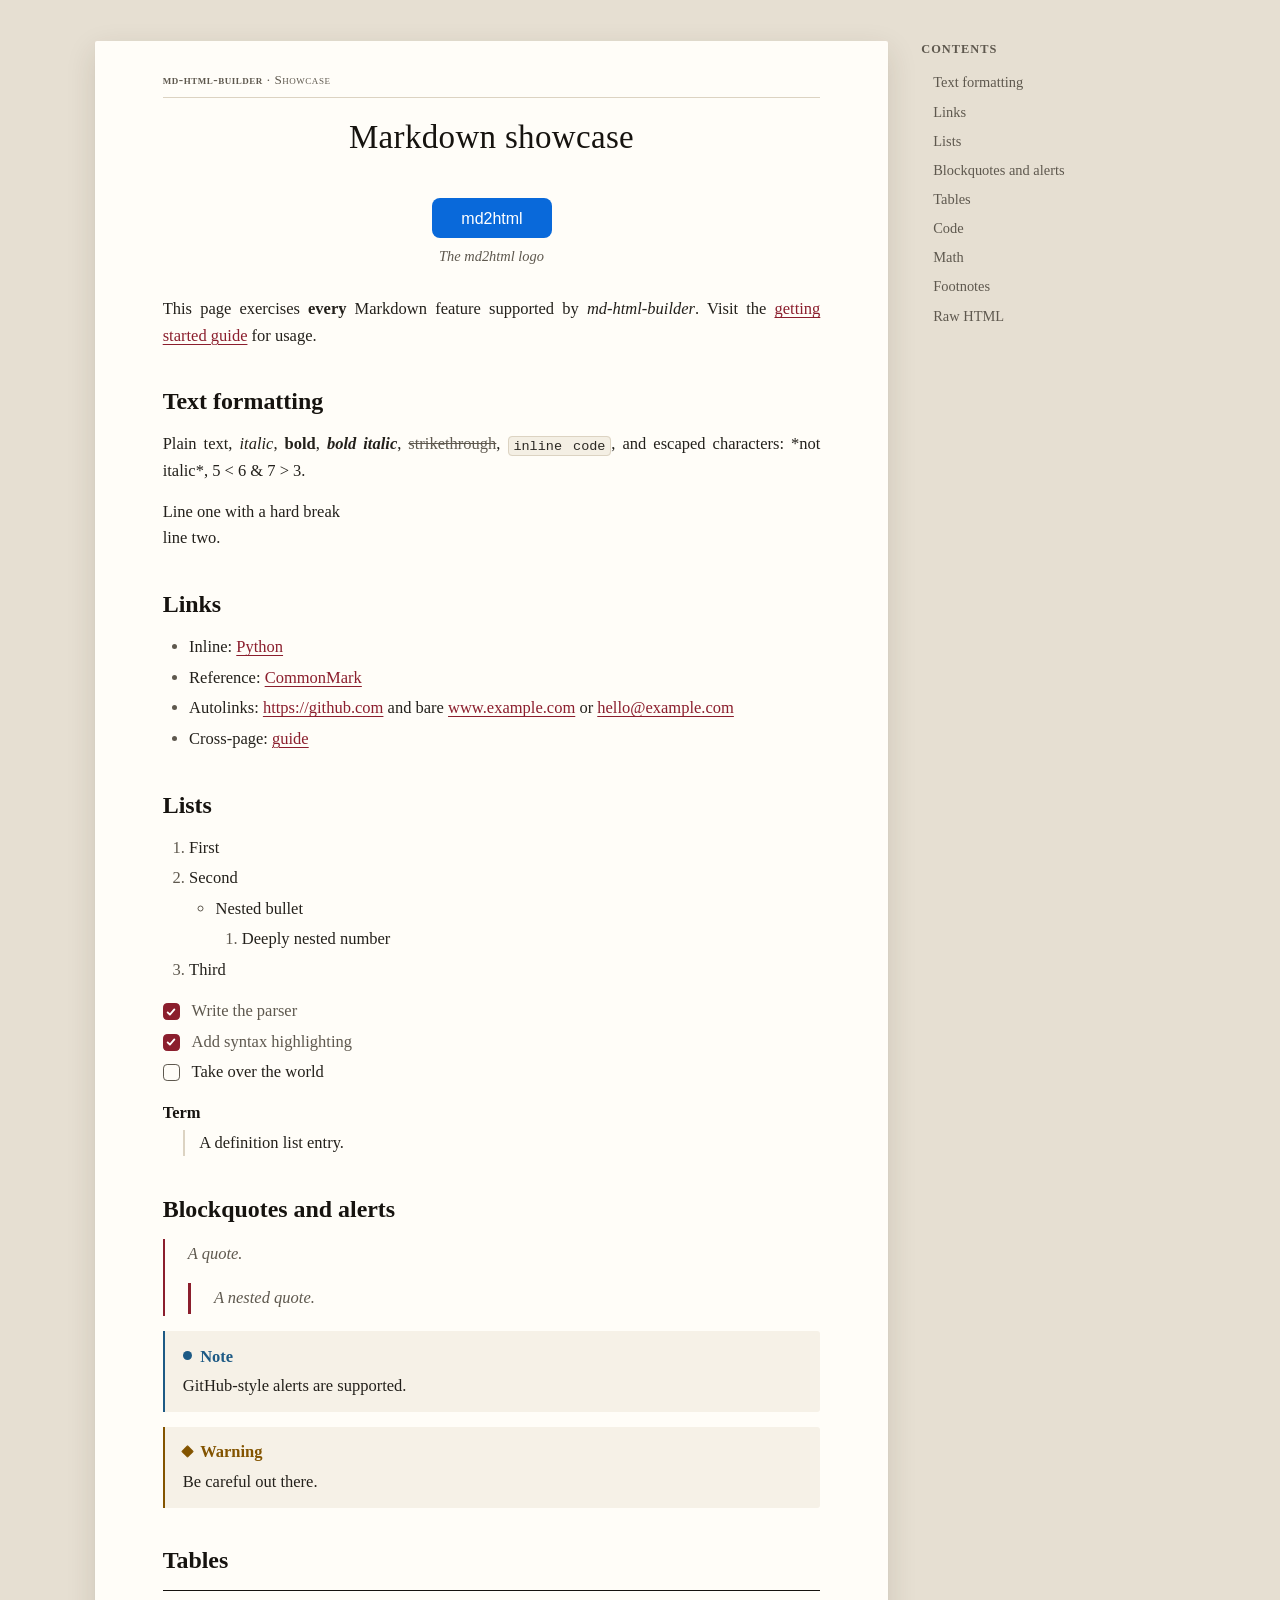
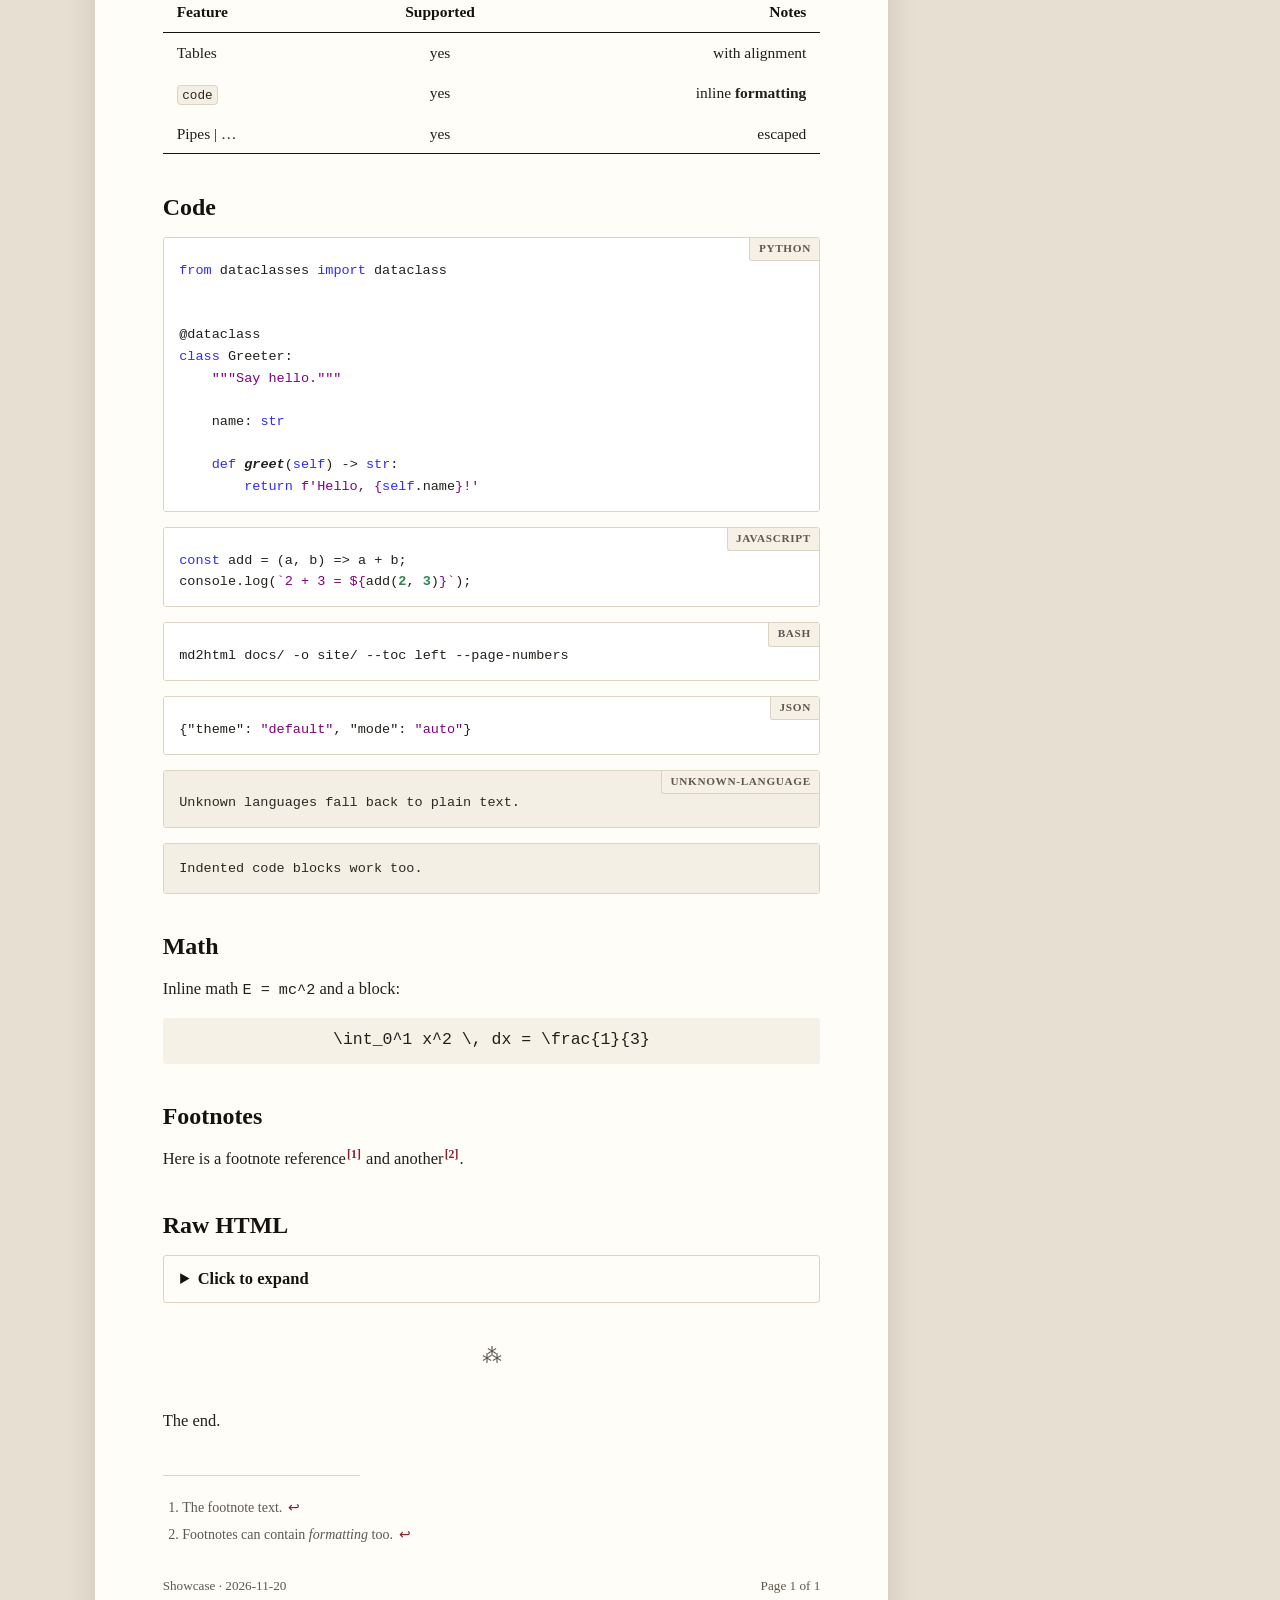
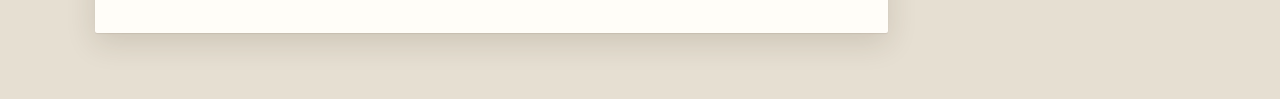
<file: examples/themes/academic.html>
<!DOCTYPE html>
<html lang="en" data-theme="auto" data-toc="right">
<head>
<meta charset="utf-8">
<meta name="viewport" content="width=device-width, initial-scale=1">
<meta name="generator" content="md-html-builder 0.1.0">
<meta name="color-scheme" content="light dark">
<meta name="description" content="Every Markdown feature supported by md-html-builder.">
<meta name="author" content="md-html-builder">
<title>Showcase</title>
<style id="mdh-styles">
/* ---- base ---- */
/*
 * md-html-builder shared base stylesheet.
 *
 * Every built-in theme is layered on top of this file. It implements the page layouts
 * (the "paged" sheet-of-paper view and the "web" view), every Markdown component, the
 * accessibility helpers and the print stylesheet. All visual decisions are read from
 * CSS custom properties so themes and users can change them without touching selectors.
 *
 * Sections:
 *   1. Tokens (defaults; themes override)      6. Header, footer, page number
 *   2. Document & typography                   7. Navigation, TOC, pager
 *   3. Accessibility helpers                   8. Markdown components
 *   4. Web view layout                         9. Small screens
 *   5. Paged view (sheet of paper)            10. Print / PDF
 */

/* 1. Tokens ------------------------------------------------------------------------- */
:root {
  --mdh-font-body: system-ui, -apple-system, 'Segoe UI', Roboto, 'Helvetica Neue', Arial,
    'Noto Sans', sans-serif, 'Apple Color Emoji', 'Segoe UI Emoji';
  --mdh-font-heading: var(--mdh-font-body);
  --mdh-font-code: ui-monospace, 'SF Mono', SFMono-Regular, 'Cascadia Code', 'JetBrains Mono',
    Menlo, Consolas, 'Liberation Mono', monospace;
  --mdh-font-size: 16px;
  --mdh-line-height: 1.65;
  --mdh-content-max-width: 48rem;
  --mdh-sidebar-width: 16rem;

  --mdh-heading-weight: 600;
  --mdh-heading-line-height: 1.25;
  --mdh-heading-letter-spacing: -0.011em;
  --mdh-h1-size: 2.1em;
  --mdh-h2-size: 1.55em;
  --mdh-h3-size: 1.25em;
  --mdh-h4-size: 1.08em;
  --mdh-h5-size: 1em;
  --mdh-h6-size: 0.92em;
  --mdh-code-font-size: 0.875em;
  --mdh-text-align: left;
  --mdh-hyphens: manual;
  --mdh-block-spacing: 1em;
  --mdh-radius: 8px;
  --mdh-gutter: 2rem;
  --mdh-bar-font-size: 0.8rem;
  --mdh-sheet-shadow: 0 1px 2px rgb(0 0 0 / 0.08), 0 8px 28px rgb(0 0 0 / 0.12);

  /* Physical page (overridden from the `page` configuration section). */
  --mdh-page-width: 210mm;
  --mdh-page-height: 297mm;
  --mdh-page-margin-top: 20mm;
  --mdh-page-margin-right: 18mm;
  --mdh-page-margin-bottom: 20mm;
  --mdh-page-margin-left: 18mm;

  /* Optional colours: fall back to core colours when a theme does not define them. */
  --mdh-color-desk: var(--mdh-color-surface);
  --mdh-color-selection: var(--mdh-color-table-stripe);
  --mdh-color-mark: #fff2a8;
  --mdh-color-mark-text: #1f2328;
  --mdh-color-focus: var(--mdh-color-accent);
  --mdh-color-note: var(--mdh-color-link);
  --mdh-color-tip: #1a7f37;
  --mdh-color-important: #8250df;
  --mdh-color-warning: #9a6700;
  --mdh-color-caution: #cf222e;
}

/* 2. Document & typography ------------------------------------------------------------ */
*, *::before, *::after { box-sizing: border-box; }

html {
  font-size: var(--mdh-font-size);
  -webkit-text-size-adjust: 100%;
  text-size-adjust: 100%;
}

body {
  margin: 0;
  min-height: 100vh;
  background: var(--mdh-color-bg);
  color: var(--mdh-color-text);
  font-family: var(--mdh-font-body);
  line-height: var(--mdh-line-height);
  font-kerning: normal;
  text-rendering: optimizeLegibility;
  -webkit-font-smoothing: antialiased;
  -moz-osx-font-smoothing: grayscale;
  overflow-wrap: break-word;
}

.markdown-body {
  text-align: var(--mdh-text-align);
  hyphens: var(--mdh-hyphens);
  -webkit-hyphens: var(--mdh-hyphens);
}

/* :where() keeps this rhythm rule at low specificity so components can override it. */
.markdown-body :where(p, ul, ol, dl, blockquote, table, pre, details, figure, .mdh-code,
  .mdh-table-wrap, .markdown-alert, .math.block) {
  margin-top: 0;
  margin-bottom: var(--mdh-block-spacing);
}
.markdown-body > :first-child { margin-top: 0; }
.markdown-body > :last-child { margin-bottom: 0; }

.markdown-body :is(h1, h2, h3, h4, h5, h6) {
  font-family: var(--mdh-font-heading);
  font-weight: var(--mdh-heading-weight);
  line-height: var(--mdh-heading-line-height);
  letter-spacing: var(--mdh-heading-letter-spacing);
  color: var(--mdh-color-heading);
  text-align: left;
  hyphens: manual;
  margin: 1.6em 0 0.6em;
  scroll-margin-top: 1.5rem;
  text-wrap: balance;
}
.markdown-body h1 { font-size: var(--mdh-h1-size); margin-top: 0.5em; }
.markdown-body h2 {
  font-size: var(--mdh-h2-size);
  padding-bottom: 0.3em;
  border-bottom: 1px solid var(--mdh-color-border);
}
.markdown-body h3 { font-size: var(--mdh-h3-size); }
.markdown-body h4 { font-size: var(--mdh-h4-size); }
.markdown-body h5 { font-size: var(--mdh-h5-size); }
.markdown-body h6 {
  font-size: var(--mdh-h6-size);
  color: var(--mdh-color-muted);
  text-transform: uppercase;
  letter-spacing: 0.04em;
}

.markdown-body .header-anchor {
  margin-left: 0.3em;
  font-weight: 400;
  color: var(--mdh-color-muted);
  text-decoration: none;
  opacity: 0;
  transition: opacity 0.15s ease;
}
.markdown-body :is(h1, h2, h3, h4, h5, h6):hover .header-anchor,
.markdown-body .header-anchor:focus-visible { opacity: 1; }

a {
  hyphens: manual;
  color: var(--mdh-color-link);
  text-decoration-line: underline;
  text-decoration-thickness: 0.07em;
  text-underline-offset: 0.18em;
}
a:hover { text-decoration-thickness: 0.14em; }

strong, b { font-weight: 700; }
small { font-size: 0.85em; }
sub, sup { font-size: 0.75em; line-height: 0; position: relative; vertical-align: baseline; }
sup { top: -0.5em; }
sub { bottom: -0.25em; }
abbr[title] { text-decoration: underline dotted; cursor: help; }
s, del { color: var(--mdh-color-muted); }
mark { background: var(--mdh-color-mark); color: var(--mdh-color-mark-text); padding: 0 0.15em; border-radius: 2px; }
kbd {
  display: inline-block;
  padding: 0.1em 0.4em;
  font: 0.8em/1.3 var(--mdh-font-code);
  color: var(--mdh-color-text);
  background: var(--mdh-color-surface);
  border: 1px solid var(--mdh-color-border);
  border-bottom-width: 2px;
  border-radius: 4px;
}

::selection { background: var(--mdh-color-selection); }

/* 3. Accessibility helpers ------------------------------------------------------------- */
.mdh-skip-link {
  position: absolute;
  left: 1rem;
  top: -10rem;
  z-index: 100;
  padding: 0.6rem 1rem;
  background: var(--mdh-color-bg);
  color: var(--mdh-color-link);
  border: 2px solid var(--mdh-color-focus);
  border-radius: var(--mdh-radius);
  font-weight: 600;
}
.mdh-skip-link:focus { top: 1rem; }

:focus-visible {
  outline: 3px solid var(--mdh-color-focus);
  outline-offset: 2px;
  border-radius: 2px;
}

.mdh-print-regions { display: none; }

@media (prefers-reduced-motion: reduce) {
  *, *::before, *::after { transition: none !important; scroll-behavior: auto !important; }
}

/* 4. Web view layout ----------------------------------------------------------------------- */
.mdh-view-web { display: flex; flex-direction: column; }
.mdh-view-web .mdh-layout {
  flex: 1 0 auto;
  display: grid;
  grid-template-columns: minmax(0, var(--mdh-content-max-width));
  grid-template-areas: 'nav' 'toc' 'content';
  column-gap: var(--mdh-gutter);
  width: 100%;
  padding: 2.5rem 1.5rem 3rem;
}
.mdh-view-web.mdh-align-center .mdh-layout { justify-content: center; }
.mdh-view-web .mdh-site-nav { grid-area: nav; }
.mdh-view-web .mdh-toc { grid-area: toc; }
.mdh-view-web .mdh-content { grid-area: content; min-width: 0; }

@media (min-width: 62rem) {
  .mdh-view-web.mdh-toc-left .mdh-layout {
    grid-template-columns: var(--mdh-sidebar-width) minmax(0, var(--mdh-content-max-width));
    grid-template-areas: 'toc content';
  }
  .mdh-view-web.mdh-toc-right .mdh-layout {
    grid-template-columns: minmax(0, var(--mdh-content-max-width)) var(--mdh-sidebar-width);
    grid-template-areas: 'content toc';
  }
  .mdh-view-web.mdh-has-nav:is(.mdh-toc-none, .mdh-toc-top) .mdh-layout {
    grid-template-columns: var(--mdh-sidebar-width) minmax(0, var(--mdh-content-max-width));
    grid-template-areas: 'nav toc' 'nav content';
  }
  .mdh-view-web.mdh-has-nav:is(.mdh-toc-left, .mdh-toc-right) .mdh-layout {
    grid-template-columns: var(--mdh-sidebar-width) minmax(0, var(--mdh-content-max-width))
      var(--mdh-sidebar-width);
    grid-template-areas: 'nav content toc';
  }
  .mdh-view-web .mdh-toc:is(.mdh-toc-left, .mdh-toc-right) > nav,
  .mdh-view-web .mdh-site-nav-inner {
    position: sticky;
    top: 1.5rem;
    max-height: calc(100vh - 3rem);
    overflow: auto;
  }
  .mdh-view-web .mdh-toc.mdh-toc-left > nav, .mdh-view-web .mdh-site-nav-inner { padding-right: 0.5rem; }
}

/* 5. Paged view: the document as a sheet of paper ------------------------------------------ */
.mdh-view-paged { background: var(--mdh-color-desk); }
.mdh-view-paged .mdh-layout { padding: 2.5rem var(--mdh-gutter) 4rem; }

.mdh-sheet {
  --_mt: var(--mdh-page-margin-top);
  --_mr: var(--mdh-page-margin-right);
  --_mb: var(--mdh-page-margin-bottom);
  --_ml: var(--mdh-page-margin-left);
  position: relative;
  display: flex;
  flex-direction: column;
  width: min(var(--mdh-page-width), 100%);
  min-height: var(--mdh-page-height);
  margin: 0 auto;
  padding: var(--_mt) var(--_mr) var(--_mb) var(--_ml);
  background: var(--mdh-color-bg);
  box-shadow: var(--mdh-sheet-shadow);
  border-radius: 2px;
}
.mdh-view-paged.mdh-align-left .mdh-sheet { margin-left: 0; }
.mdh-sheet > .mdh-content { flex: 1 0 auto; min-width: 0; }

/* Header and footer live in the sheet's top/bottom margins, exactly like on paper. */
.mdh-sheet > .mdh-header {
  display: flex;
  align-items: flex-end;
  height: var(--_mt);
  margin: calc(-1 * var(--_mt)) 0 0;
  padding: 0 0 5mm;
  background: none;
  color: var(--mdh-color-muted);
  border: 0;
}
.mdh-sheet > .mdh-header .mdh-header-inner { width: 100%; }
.mdh-sheet > .mdh-footer {
  display: block;
  height: var(--_mb);
  margin: 0 0 calc(-1 * var(--_mb));
  padding: 5mm 0 0;
  background: none;
  color: var(--mdh-color-muted);
  border: 0;
}

/* Sidebars sit on the desk beside the sheet on wide screens, inside the sheet otherwise. */
.mdh-sheet > :is(.mdh-toc, .mdh-site-nav) {
  margin: 0 0 2rem;
  padding: 1rem 1.25rem;
  border: 1px solid var(--mdh-color-border);
  border-radius: var(--mdh-radius);
  background: var(--mdh-color-surface);
}

/* One sidebar (TOC or page navigation) fits beside an A4 sheet from 76rem; both need 92rem.
   Below that they are shown as boxes at the top of the sheet. */
@media screen and (min-width: 76rem) {
  .mdh-view-paged:not(.mdh-has-nav).mdh-toc-right .mdh-layout {
    padding-right: calc(var(--mdh-sidebar-width) + 2 * var(--mdh-gutter));
  }
  .mdh-view-paged:not(.mdh-has-nav).mdh-toc-left .mdh-layout,
  .mdh-view-paged.mdh-has-nav:is(.mdh-toc-none, .mdh-toc-top) .mdh-layout {
    padding-left: calc(var(--mdh-sidebar-width) + 2 * var(--mdh-gutter));
  }
  .mdh-view-paged:not(.mdh-has-nav) .mdh-sheet > .mdh-toc-right {
    position: absolute;
    top: 0;
    bottom: 0;
    left: calc(100% + var(--mdh-gutter));
    width: var(--mdh-sidebar-width);
    margin: 0;
    padding: 0;
    border: 0;
    background: none;
  }
  .mdh-view-paged:not(.mdh-has-nav) .mdh-sheet > .mdh-toc-left,
  .mdh-view-paged.mdh-has-nav:is(.mdh-toc-none, .mdh-toc-top) .mdh-sheet > .mdh-site-nav {
    position: absolute;
    top: 0;
    bottom: 0;
    right: calc(100% + var(--mdh-gutter));
    width: var(--mdh-sidebar-width);
    margin: 0;
    padding: 0;
    border: 0;
    background: none;
  }
}

@media screen and (min-width: 92rem) {
  .mdh-view-paged.mdh-has-nav:is(.mdh-toc-left, .mdh-toc-right) .mdh-layout {
    padding-left: calc(var(--mdh-sidebar-width) + 2 * var(--mdh-gutter));
    padding-right: calc(var(--mdh-sidebar-width) + 2 * var(--mdh-gutter));
  }
  .mdh-view-paged.mdh-has-nav .mdh-sheet > :is(.mdh-toc-left, .mdh-toc-right) {
    position: absolute;
    top: 0;
    bottom: 0;
    left: calc(100% + var(--mdh-gutter));
    width: var(--mdh-sidebar-width);
    margin: 0;
    padding: 0;
    border: 0;
    background: none;
  }
  .mdh-view-paged.mdh-has-nav .mdh-sheet > .mdh-site-nav {
    position: absolute;
    top: 0;
    bottom: 0;
    right: calc(100% + var(--mdh-gutter));
    width: var(--mdh-sidebar-width);
    margin: 0;
    padding: 0;
    border: 0;
    background: none;
  }
}

/* Sticky contents while a sidebar sits beside the sheet. */
@media screen and (min-width: 76rem) {
  .mdh-view-paged .mdh-sheet > :is(.mdh-toc-left, .mdh-toc-right) > nav,
  .mdh-view-paged .mdh-sheet > .mdh-site-nav > .mdh-site-nav-inner {
    position: sticky;
    top: 1.5rem;
    max-height: calc(100vh - 3rem);
    overflow: auto;
  }
}

/* 6. Header, footer, page number --------------------------------------------------------- */
.mdh-header, .mdh-footer, .mdh-running-header, .mdh-running-footer {
  font-size: var(--mdh-bar-font-size);
  line-height: 1.45;
}
.mdh-view-web .mdh-header {
  background: var(--mdh-color-header-bg);
  color: var(--mdh-color-header-text);
  border-bottom: 1px solid var(--mdh-color-border);
  padding: 0.85rem 1.5rem;
  font-size: 0.95rem;
  font-weight: 600;
}
.mdh-view-web .mdh-footer {
  background: var(--mdh-color-footer-bg);
  color: var(--mdh-color-footer-text);
  border-top: 1px solid var(--mdh-color-border);
  padding: 1rem 1.5rem;
}
.mdh-view-web :is(.mdh-header-inner, .mdh-footer-inner) {
  max-width: calc(var(--mdh-content-max-width) + 2 * var(--mdh-sidebar-width) + 4rem);
  margin: 0 auto;
}
.mdh-view-web.mdh-align-left :is(.mdh-header-inner, .mdh-footer-inner) { margin-left: 0; }

.mdh-sheet .mdh-header-inner, .mdh-running-header .mdh-header-inner {
  padding-bottom: 2mm;
  border-bottom: 0.5pt solid var(--mdh-color-border);
}
.mdh-header a, .mdh-footer a, .mdh-running-header a, .mdh-running-footer a { color: inherit; }

.mdh-footer-inner {
  display: flex;
  justify-content: space-between;
  align-items: baseline;
  gap: 0.5rem 1.5rem;
  flex-wrap: wrap;
}
.mdh-footer-text { min-width: 0; }
.mdh-page-number {
  margin-left: auto;
  font-variant-numeric: tabular-nums;
  white-space: nowrap;
}
.mdh-pagenum-left .mdh-page-number { order: -1; margin-left: 0; margin-right: auto; }
.mdh-pagenum-left .mdh-footer-text { margin-left: auto; }
.mdh-pagenum-center .mdh-footer-inner { justify-content: center; }
.mdh-pagenum-center .mdh-page-number { margin: 0 auto; }
.mdh-pagenum-center .mdh-footer-text { flex-basis: 100%; text-align: center; }

/* 7. Navigation, table of contents, pager ------------------------------------------------- */
.mdh-toc, .mdh-site-nav { font-size: 0.875rem; line-height: 1.45; }
.mdh-toc-title, .mdh-site-nav-title {
  margin: 0 0 0.6rem;
  font-family: var(--mdh-font-heading);
  font-size: 0.75rem;
  font-weight: 700;
  letter-spacing: 0.08em;
  text-transform: uppercase;
  color: var(--mdh-color-muted);
}
.mdh-toc ul, .mdh-site-nav ul { list-style: none; margin: 0; padding: 0; }
.mdh-toc ul ul { padding-left: 0.9rem; }
.mdh-toc li, .mdh-site-nav li { margin: 0.1rem 0; }
.mdh-toc a, .mdh-site-nav a {
  display: block;
  padding: 0.2rem 0.6rem;
  color: var(--mdh-color-muted);
  text-decoration: none;
  border-left: 2px solid transparent;
  border-radius: 0 4px 4px 0;
}
.mdh-toc a:hover, .mdh-site-nav a:hover {
  color: var(--mdh-color-link);
  border-left-color: var(--mdh-color-border);
  background: var(--mdh-color-surface);
}
.mdh-site-nav .is-current > a {
  color: var(--mdh-color-heading);
  font-weight: 600;
  border-left-color: var(--mdh-color-accent);
}
.mdh-view-web .mdh-toc, .mdh-view-web .mdh-site-nav { margin-bottom: 2rem; }
.mdh-view-web .mdh-toc.mdh-toc-top {
  padding: 1rem 1.25rem;
  border: 1px solid var(--mdh-color-border);
  border-radius: var(--mdh-radius);
  background: var(--mdh-color-surface);
}
.mdh-toc.mdh-toc-top .mdh-toc-list { columns: 2 14rem; column-gap: 2rem; }
.mdh-toc.mdh-toc-top .mdh-toc-list > li { break-inside: avoid; }

.mdh-pager {
  display: flex;
  justify-content: space-between;
  gap: 1rem;
  margin-top: 3rem;
}
.mdh-view-paged .mdh-pager {
  width: min(var(--mdh-page-width), 100%);
  margin: 2rem auto 0;
}
.mdh-view-paged.mdh-align-left .mdh-pager { margin-left: 0; }
.mdh-pager a {
  flex: 0 1 48%;
  padding: 0.8rem 1.1rem;
  border: 1px solid var(--mdh-color-border);
  border-radius: var(--mdh-radius);
  background: var(--mdh-color-bg);
  color: var(--mdh-color-heading);
  text-decoration: none;
}
.mdh-pager a:hover { border-color: var(--mdh-color-accent); }
.mdh-pager-next { margin-left: auto; text-align: right; }
.mdh-pager-label {
  display: block;
  font-size: 0.75rem;
  letter-spacing: 0.06em;
  text-transform: uppercase;
  color: var(--mdh-color-muted);
}
.mdh-pager-prev .mdh-pager-label::before { content: '\2190\00a0'; }
.mdh-pager-next .mdh-pager-label::after { content: '\00a0\2192'; }
.mdh-pager-title { font-weight: 600; color: var(--mdh-color-link); }

/* 8. Markdown components ---------------------------------------------------------------- */

/* Lists */
.markdown-body :is(ul, ol) { padding-left: 1.6em; }
.markdown-body li > :is(ul, ol) { margin-top: 0.25em; margin-bottom: 0; }
.markdown-body li + li { margin-top: 0.25em; }
.markdown-body li > p { margin-bottom: 0.5em; }
.markdown-body li::marker { color: var(--mdh-color-muted); }
.markdown-body ol > li::marker { font-variant-numeric: tabular-nums; }

/* Task lists: the (disabled) checkbox stays in the DOM for assistive technology but is
   drawn by li::before so it looks identical in every browser and in PDF engines. */
.markdown-body .contains-task-list { list-style: none; padding-left: 0; }
.markdown-body .contains-task-list .contains-task-list { padding-left: 1.6em; }
.markdown-body .task-list-item { position: relative; list-style: none; padding-left: 1.75em; }
.markdown-body .task-list-item-checkbox {
  position: absolute;
  left: 0;
  top: 0.3em;
  width: 1.05em;
  height: 1.05em;
  margin: 0;
  opacity: 0;
  pointer-events: none;
}
.markdown-body .task-list-item::before {
  content: '';
  position: absolute;
  left: 0;
  top: 0.3em;
  width: 1.05em;
  height: 1.05em;
  border: 1.5px solid var(--mdh-color-muted);
  border-radius: 0.25em;
  background: var(--mdh-color-bg) no-repeat center / 78% 78%;
}
.markdown-body .task-list-item.is-checked { color: var(--mdh-color-muted); }
.markdown-body .task-list-item.is-checked::before {
  border-color: var(--mdh-color-accent);
  background-color: var(--mdh-color-accent);
  background-image: url("data:image/svg+xml,%3Csvg xmlns='http://www.w3.org/2000/svg' viewBox='0 0 16 16'%3E%3Cpath fill='none' stroke='%23fff' stroke-width='2.4' stroke-linecap='round' stroke-linejoin='round' d='M3.5 8.5l3 3 6-7'/%3E%3C/svg%3E");
}

/* Definition lists */
.markdown-body dt { font-weight: 600; color: var(--mdh-color-heading); margin-top: 0.75em; }
.markdown-body dt:first-child { margin-top: 0; }
.markdown-body dd {
  margin: 0.2em 0 0 1.25em;
  padding-left: 0.85em;
  border-left: 2px solid var(--mdh-color-border);
}

/* Blockquotes */
.markdown-body blockquote {
  margin-left: 0;
  margin-right: 0;
  padding: 0.15em 1.1em;
  color: var(--mdh-color-muted);
  border-left: 4px solid var(--mdh-color-blockquote-border);
}
.markdown-body blockquote > :last-child { margin-bottom: 0; }
.markdown-body blockquote blockquote { margin-top: 0.5em; border-left-width: 3px; }

/* GitHub-style alerts */
.markdown-body .markdown-alert {
  --_alert: var(--mdh-color-note);
  padding: 0.75em 1.1em;
  border-left: 4px solid var(--_alert);
  border-radius: 0 var(--mdh-radius) var(--mdh-radius) 0;
  background: var(--mdh-color-surface);
  color: var(--mdh-color-text);
}
.markdown-body .markdown-alert > :last-child { margin-bottom: 0; }
.markdown-body .markdown-alert-tip { --_alert: var(--mdh-color-tip); }
.markdown-body .markdown-alert-important { --_alert: var(--mdh-color-important); }
.markdown-body .markdown-alert-warning { --_alert: var(--mdh-color-warning); }
.markdown-body .markdown-alert-caution { --_alert: var(--mdh-color-caution); }
.markdown-body .markdown-alert-title {
  margin-bottom: 0.2em;
  font-weight: 700;
  color: var(--_alert);
}
/* A small marker in the alert colour; shape varies so colour is never the only cue. */
.markdown-body .markdown-alert-title::before {
  content: '';
  display: inline-block;
  width: 0.55em;
  height: 0.55em;
  margin-right: 0.5em;
  vertical-align: 0.08em;
  background: var(--_alert);
  border-radius: 50%;
}
.markdown-body :is(.markdown-alert-warning, .markdown-alert-caution) .markdown-alert-title::before {
  border-radius: 1px;
  transform: rotate(45deg);
}
.markdown-body .markdown-alert-important .markdown-alert-title::before { border-radius: 1px; }

/* Inline code */
.markdown-body :not(pre) > code {
  padding: 0.12em 0.36em;
  font-family: var(--mdh-font-code);
  font-size: var(--mdh-code-font-size);
  color: var(--mdh-color-code-text);
  background: var(--mdh-color-code-bg);
  border: 1px solid var(--mdh-color-border);
  border-radius: 0.3em;
  overflow-wrap: anywhere;
}
.markdown-body a > code { color: inherit; }

/* Code blocks (Pygments supplies .highlight colours) */
.markdown-body .mdh-code {
  position: relative;
  border: 1px solid var(--mdh-color-border);
  border-radius: var(--mdh-radius);
  overflow: hidden;
  text-align: left;
  hyphens: none;
}
.markdown-body .mdh-code .highlight { margin: 0; border-radius: 0; }
.markdown-body .mdh-code pre {
  margin: 0;
  padding: 1em 1.15em;
  overflow-x: auto;
  font-family: var(--mdh-font-code);
  font-size: var(--mdh-code-font-size);
  line-height: 1.6;
  tab-size: 4;
  background: transparent;
}
.markdown-body .mdh-code pre code { font: inherit; background: none; padding: 0; border: 0; }
.markdown-body .mdh-code[data-lang] pre { padding-top: 1.6em; }
.markdown-body .mdh-code-plain .highlight {
  background: var(--mdh-color-code-bg);
  color: var(--mdh-color-code-text);
}
.markdown-body .mdh-code-lang {
  position: absolute;
  top: 0;
  right: 0;
  z-index: 1;
  padding: 0.2em 0.75em;
  font-family: var(--mdh-font-body);
  font-size: 0.68rem;
  font-weight: 600;
  letter-spacing: 0.06em;
  text-transform: uppercase;
  color: var(--mdh-color-muted);
  background: var(--mdh-color-surface);
  border-left: 1px solid var(--mdh-color-border);
  border-bottom: 1px solid var(--mdh-color-border);
  border-bottom-left-radius: var(--mdh-radius);
  user-select: none;
}
.markdown-body .highlighttable { width: 100%; margin: 0; border: 0; border-spacing: 0; }
.markdown-body .highlighttable :is(td, th) { padding: 0; border: 0; background: none; }
.markdown-body .highlighttable tr { background: none; }
.markdown-body .highlighttable td.linenos {
  width: 1%;
  border-right: 1px solid var(--mdh-color-border);
  user-select: none;
}
.markdown-body .highlighttable td.linenos pre { padding-right: 0.8em; opacity: 0.7; text-align: right; }
.markdown-body .highlighttable td.code { width: 99%; }
.markdown-body .highlighttable .linenodiv pre { background: none; }

/* Tables */
.markdown-body .mdh-table-wrap {
  overflow-x: auto;
  border: var(--mdh-table-frame, 1px solid var(--mdh-color-border));
  border-radius: var(--mdh-radius);
}
.markdown-body .mdh-table-wrap > table { margin: 0; border: 0; }
.markdown-body table:not(.highlighttable) {
  width: 100%;
  border-collapse: collapse;
  border-spacing: 0;
  font-size: 0.94em;
  line-height: 1.5;
  font-variant-numeric: tabular-nums;
  text-align: left;
  hyphens: manual;
}
.markdown-body table:not(.highlighttable) :is(th, td) {
  padding: 0.55em 0.9em;
  border-bottom: 1px solid var(--mdh-color-border);
  vertical-align: top;
}
.markdown-body table:not(.highlighttable) :is(th, td) + :is(th, td) {
  border-left: 1px solid var(--mdh-color-border);
}
.markdown-body table:not(.highlighttable) thead th {
  background: var(--mdh-color-table-header-bg);
  color: var(--mdh-color-heading);
  font-weight: 600;
  border-bottom: 2px solid var(--mdh-color-border);
  white-space: nowrap;
}
.markdown-body table:not(.highlighttable) tbody tr:nth-child(even) {
  background: var(--mdh-color-table-stripe);
}
.markdown-body table:not(.highlighttable) tbody tr:last-child > * { border-bottom: 0; }
.markdown-body table:not(.highlighttable) caption {
  caption-side: bottom;
  padding: 0.5em;
  font-size: 0.875em;
  color: var(--mdh-color-muted);
}

/* Images and figures */
.markdown-body img { max-width: 100%; height: auto; border-style: none; vertical-align: middle; }
.markdown-body figure.mdh-figure { margin: 1.75em 0; text-align: center; }
.markdown-body figure.mdh-figure img { display: block; margin: 0 auto; }
.markdown-body figcaption {
  margin-top: 0.6em;
  font-size: 0.875em;
  line-height: 1.45;
  color: var(--mdh-color-muted);
  text-align: center;
}
.markdown-body p > img:only-child { display: block; margin: 0 auto; }

/* Horizontal rules */
.markdown-body hr {
  height: 0;
  margin: 2.2em 0;
  border: 0;
  border-top: 1px solid var(--mdh-color-border);
}

/* Footnotes */
.markdown-body .footnote-ref a {
  padding: 0 0.1em;
  font-size: 0.95em;
  font-weight: 600;
  text-decoration: none;
}
.markdown-body hr.footnotes-sep { width: 30%; margin: 2.5em 0 1.25em; }
.markdown-body .footnotes {
  font-size: 0.875em;
  line-height: 1.5;
  color: var(--mdh-color-muted);
}
.markdown-body .footnotes-list { padding-left: 1.4em; }
.markdown-body .footnote-item > p { margin-bottom: 0.4em; }
.markdown-body .footnote-item:target { color: var(--mdh-color-text); }
.markdown-body .footnote-backref { text-decoration: none; margin-left: 0.15em; }

/* Math (plain or MathJax) */
.markdown-body .math.inline { font-family: var(--mdh-font-code); font-size: 0.92em; }
.markdown-body .math.block {
  padding: 0.6em 1em;
  overflow-x: auto;
  font-family: var(--mdh-font-code);
  text-align: center;
  background: var(--mdh-color-surface);
  border-radius: var(--mdh-radius);
}
.markdown-body .math .math { padding: 0; margin: 0; background: none; font-size: 1em; }
.markdown-body mjx-container { overflow-x: auto; overflow-y: hidden; }

/* Raw HTML niceties */
.markdown-body details {
  padding: 0.6em 1em;
  border: 1px solid var(--mdh-color-border);
  border-radius: var(--mdh-radius);
}
.markdown-body details > summary { cursor: pointer; font-weight: 600; color: var(--mdh-color-heading); }
.markdown-body details[open] > summary { margin-bottom: 0.6em; }
.markdown-body details > :last-child { margin-bottom: 0; }

/* 9. Small screens ------------------------------------------------------------------------ */
@media screen and (max-width: 52rem) {
  .mdh-view-paged .mdh-layout { padding: 0 0 2rem; }
  .mdh-sheet {
    --_mt: 1.5rem;
    --_mr: 1.15rem;
    --_mb: 1.5rem;
    --_ml: 1.15rem;
    width: 100%;
    min-height: 0;
    border-radius: 0;
    box-shadow: none;
  }
  .mdh-sheet > .mdh-header {
    height: auto;
    margin: calc(-1 * var(--_mt)) calc(-1 * var(--_mr)) var(--_mt) calc(-1 * var(--_ml));
    padding: 0.8rem var(--_mr) 0 var(--_ml);
  }
  .mdh-sheet > .mdh-footer {
    height: auto;
    margin: 2rem 0 0;
    padding: 0.75rem 0 0;
    border-top: 1px solid var(--mdh-color-border);
  }
  .mdh-view-paged .mdh-pager { padding: 0 1rem; }
}

@media screen and (max-width: 40rem) {
  :root { --mdh-h1-size: 1.8em; --mdh-h2-size: 1.4em; --mdh-h3-size: 1.18em; }
  .mdh-view-web .mdh-layout { padding: 1.5rem 1rem 2rem; }
  .mdh-view-web .mdh-header, .mdh-view-web .mdh-footer { padding-left: 1rem; padding-right: 1rem; }
  .mdh-pager { flex-direction: column; }
  .mdh-pager a { flex-basis: auto; }
  .mdh-toc.mdh-toc-top .mdh-toc-list { columns: 1; }
  .markdown-body .mdh-code pre { padding-left: 0.9em; padding-right: 0.9em; }
}

/* 10. Print / PDF ------------------------------------------------------------------------- */
/* @page size, margins and page numbers are generated from the configuration. The page box
   is painted with the theme background so tinted or dark themes have no white margins. */
@page {
  background: var(--mdh-color-bg);
  @top-left {
    font-family: var(--mdh-font-body);
    font-size: 8.5pt;
    color: var(--mdh-color-muted);
    vertical-align: bottom;
    padding-bottom: 5mm;
  }
  @bottom-left {
    font-family: var(--mdh-font-body);
    font-size: 8.5pt;
    color: var(--mdh-color-muted);
    vertical-align: top;
    padding-top: 5mm;
  }
  @bottom-center {
    font-family: var(--mdh-font-body);
    font-size: 8.5pt;
    color: var(--mdh-color-muted);
    vertical-align: top;
    padding-top: 5mm;
  }
  @bottom-right {
    font-family: var(--mdh-font-body);
    font-size: 8.5pt;
    color: var(--mdh-color-muted);
    vertical-align: top;
    padding-top: 5mm;
  }
}

@media print {
  html, body.mdh-body { background: var(--mdh-color-bg); }
  body.mdh-body { min-height: 0; display: block; }

  /* Screen chrome is not part of the printed document. */
  .mdh-skip-link, .mdh-site-nav, .mdh-toc.mdh-toc-left, .mdh-toc.mdh-toc-right, .mdh-pager,
  .mdh-header, .mdh-footer, .markdown-body .header-anchor { display: none !important; }

  .mdh-layout, .mdh-view-web .mdh-layout, .mdh-view-paged .mdh-layout {
    display: block;
    padding: 0;
    width: auto;
  }
  .mdh-sheet {
    display: block;
    width: auto;
    min-height: 0;
    margin: 0;
    padding: 0;
    box-shadow: none;
    border-radius: 0;
    background: none;
  }
  .mdh-toc.mdh-toc-top {
    margin: 0 0 1.5em;
    padding: 0.8em 1em;
    break-inside: avoid;
  }

  /* Running header / footer copies are moved into the page margins. */
  .mdh-print-regions { display: block; }
  .mdh-running-header { position: running(mdh-running-header); width: 100%; color: var(--mdh-color-muted); }
  .mdh-running-footer { position: running(mdh-running-footer); color: var(--mdh-color-muted); }
  .mdh-running-header, .mdh-running-footer { font-family: var(--mdh-font-body); font-size: 8.5pt; }
  @supports not (position: running(mdh)) {
    .mdh-print-regions { display: none; }
  }

  /* Pagination quality. */
  .markdown-body p, .markdown-body li { orphans: 3; widows: 3; }
  .markdown-body :is(h1, h2, h3, h4, h5, h6) { break-after: avoid; page-break-after: avoid; }
  .markdown-body :is(h1, h2, h3, h4, h5, h6) + * { break-before: avoid; page-break-before: avoid; }
  .markdown-body :is(.mdh-code, figure, img, tr, .markdown-alert, .math.block, dt, blockquote) {
    break-inside: avoid;
    page-break-inside: avoid;
  }
  .markdown-body dt { break-after: avoid; }
  .markdown-body thead { display: table-header-group; }
  .markdown-body tfoot { display: table-footer-group; }
  /* Tables must fit the page: print cannot scroll. The frame moves from the wrapper to the
     table so a table split across pages is not drawn as an empty box; wide tables
     (classes added by the parser from the column count) get smaller text and padding, and
     cells may wrap anywhere as a last resort instead of being cut off at the page edge. */
  .markdown-body .mdh-table-wrap { overflow: visible; border: 0; border-radius: 0; }
  .markdown-body :where(.mdh-table-wrap) > table:not(.highlighttable) {
    border: var(--mdh-table-frame, 1px solid var(--mdh-color-border));
  }
  .markdown-body table:not(.highlighttable) :is(th, td) { overflow-wrap: anywhere; }
  .markdown-body table:not(.highlighttable) thead th { white-space: normal; }
  .markdown-body .mdh-table-wide > table:not(.highlighttable) { font-size: 0.8em; }
  .markdown-body .mdh-table-wide > table:not(.highlighttable) :is(th, td) {
    padding: 0.35em 0.45em;
  }
  .markdown-body .mdh-table-xwide > table:not(.highlighttable) { font-size: 0.62em; }
  .markdown-body .mdh-table-xwide > table:not(.highlighttable) :is(th, td) {
    padding: 0.25em 0.3em;
  }

  /* Code is wrapped instead of clipped; colours are kept (print-color-adjust above). */
  .markdown-body .mdh-code { overflow: visible; }
  .markdown-body .mdh-code pre { overflow: visible; white-space: pre-wrap; overflow-wrap: anywhere; }
  .markdown-body .math.block { overflow: visible; }
  .markdown-body a { text-decoration-thickness: 0.05em; }
  .markdown-body .footnote-backref { display: none; }
  .markdown-body .task-list-item-checkbox { display: none; }
  .markdown-body details::details-content { content-visibility: visible; display: block; }
  .markdown-body details > summary { list-style: none; }
}

/* ---- theme: academic ---- */
/*
 * academic - a serif, journal-style theme on warm paper with burgundy accents.
 *
 * Justified, hyphenated text; centred title; booktabs-style tables (rules above and below,
 * no vertical lines); italic quotations; an asterism for horizontal rules.
 * Built on themes/_shared/base.css; every value is a CSS custom property.
 * All colour pairs meet WCAG 2.1 AA contrast (checked by the test-suite).
 */
:root {
  --mdh-font-body: Charter, 'Bitstream Charter', 'Sitka Text', 'Iowan Old Style',
    'Palatino Linotype', Palatino, 'Book Antiqua', Cambria, Georgia, serif;
  --mdh-font-heading: var(--mdh-font-body);
  --mdh-font-code: 'JetBrains Mono', 'IBM Plex Mono', ui-monospace, 'SF Mono', Menlo, Consolas,
    'Liberation Mono', monospace;
  --mdh-font-size: 16.5px;
  --mdh-line-height: 1.6;
  --mdh-content-max-width: 42rem;
  --mdh-sidebar-width: 15rem;
  --mdh-heading-weight: 600;
  --mdh-heading-letter-spacing: 0;
  --mdh-h1-size: 2em;
  --mdh-h2-size: 1.45em;
  --mdh-h3-size: 1.2em;
  --mdh-h4-size: 1.05em;
  --mdh-code-font-size: 0.82em;
  --mdh-text-align: justify;
  --mdh-hyphens: auto;
  --mdh-block-spacing: 0.9em;
  --mdh-radius: 3px;
  --mdh-sheet-shadow: 0 1px 1px rgb(60 40 20 / 0.08), 0 10px 30px rgb(60 40 20 / 0.14);
}

/* Light palette (also the default). */
:root {
  --mdh-color-bg: #fffdf8;
  --mdh-color-surface: #f6f1e7;
  --mdh-color-text: #23201b;
  --mdh-color-muted: #5e584e;
  --mdh-color-heading: #16130f;
  --mdh-color-link: #8b1e2d;
  --mdh-color-accent: #8b1e2d;
  --mdh-color-border: #dcd3c2;
  --mdh-color-code-bg: #f4efe4;
  --mdh-color-code-text: #2b2823;
  --mdh-color-table-header-bg: #fffdf8;
  --mdh-color-table-stripe: #fffdf8;
  --mdh-color-blockquote-border: #8b1e2d;
  --mdh-color-header-bg: #fffdf8;
  --mdh-color-header-text: #3a352d;
  --mdh-color-footer-bg: #fffdf8;
  --mdh-color-footer-text: #5e584e;
  --mdh-color-desk: #e6dfd2;
  --mdh-color-selection: #f0d6d9;
  --mdh-color-mark: #f8e7a1;
  --mdh-color-mark-text: #23201b;
  --mdh-color-focus: #8b1e2d;
  --mdh-color-note: #1d5a85;
  --mdh-color-tip: #2d6a38;
  --mdh-color-important: #673a8c;
  --mdh-color-warning: #835400;
  --mdh-color-caution: #a1232e;
}

/* Dark palette: data-theme="dark", and "auto" when the OS prefers dark on screen. */
:root[data-theme="dark"] {
  --mdh-color-bg: #1b1916;
  --mdh-color-surface: #24211d;
  --mdh-color-text: #e9e3d7;
  --mdh-color-muted: #aaa293;
  --mdh-color-heading: #f5f0e6;
  --mdh-color-link: #eaa0a9;
  --mdh-color-accent: #e58e99;
  --mdh-color-border: #3b362f;
  --mdh-color-code-bg: #24211d;
  --mdh-color-code-text: #e9e3d7;
  --mdh-color-table-header-bg: #1b1916;
  --mdh-color-table-stripe: #1b1916;
  --mdh-color-blockquote-border: #e58e99;
  --mdh-color-header-bg: #1b1916;
  --mdh-color-header-text: #d9d2c4;
  --mdh-color-footer-bg: #1b1916;
  --mdh-color-footer-text: #aaa293;
  --mdh-color-desk: #100f0d;
  --mdh-color-selection: #4a2a2f;
  --mdh-color-mark: #5b4a12;
  --mdh-color-mark-text: #f5f0e6;
  --mdh-color-focus: #eaa0a9;
  --mdh-color-note: #8cc4ea;
  --mdh-color-tip: #8fd19e;
  --mdh-color-important: #c8a8ea;
  --mdh-color-warning: #e6bb5c;
  --mdh-color-caution: #f19999;
}

@media screen and (prefers-color-scheme: dark) {
  :root[data-theme="auto"] {
    --mdh-color-bg: #1b1916;
    --mdh-color-surface: #24211d;
    --mdh-color-text: #e9e3d7;
    --mdh-color-muted: #aaa293;
    --mdh-color-heading: #f5f0e6;
    --mdh-color-link: #eaa0a9;
    --mdh-color-accent: #e58e99;
    --mdh-color-border: #3b362f;
    --mdh-color-code-bg: #24211d;
    --mdh-color-code-text: #e9e3d7;
    --mdh-color-table-header-bg: #1b1916;
    --mdh-color-table-stripe: #1b1916;
    --mdh-color-blockquote-border: #e58e99;
    --mdh-color-header-bg: #1b1916;
    --mdh-color-header-text: #d9d2c4;
    --mdh-color-footer-bg: #1b1916;
    --mdh-color-footer-text: #aaa293;
    --mdh-color-desk: #100f0d;
    --mdh-color-selection: #4a2a2f;
    --mdh-color-mark: #5b4a12;
    --mdh-color-mark-text: #f5f0e6;
    --mdh-color-focus: #eaa0a9;
    --mdh-color-note: #8cc4ea;
    --mdh-color-tip: #8fd19e;
    --mdh-color-important: #c8a8ea;
    --mdh-color-warning: #e6bb5c;
    --mdh-color-caution: #f19999;
  }
}

/* Flourishes */
.markdown-body > h1:first-child {
  margin-bottom: 1.2em;
  text-align: center;
  font-weight: 500;
  letter-spacing: 0.01em;
}
.markdown-body h2 { border-bottom: 0; padding-bottom: 0; }
.markdown-body h3 { font-style: italic; font-weight: 500; }
.markdown-body h6 { font-variant: small-caps; text-transform: none; letter-spacing: 0.05em; }
.markdown-body p { text-wrap: pretty; }
.markdown-body blockquote {
  font-style: italic;
  border-left-width: 2px;
  padding-left: 1.4em;
}
.markdown-body hr {
  border: 0;
  height: auto;
  text-align: center;
  color: var(--mdh-color-muted);
}
.markdown-body hr:not(.footnotes-sep)::before { content: '\2042'; font-size: 1.2em; }
.markdown-body hr.footnotes-sep { border-top: 1px solid var(--mdh-color-border); }

.markdown-body .mdh-table-wrap { --mdh-table-frame: none; border: 0; border-radius: 0; }
.markdown-body table:not(.highlighttable) {
  border-top: 1.5px solid var(--mdh-color-heading);
  border-bottom: 1.5px solid var(--mdh-color-heading);
}
.markdown-body table:not(.highlighttable) :is(th, td) + :is(th, td) { border-left: 0; }
.markdown-body table:not(.highlighttable) :is(th, td) { border-bottom: 0; }
.markdown-body table:not(.highlighttable) thead th {
  border-bottom: 1px solid var(--mdh-color-heading);
  font-weight: 600;
}

.markdown-body .markdown-alert { border-left-width: 2px; }
.markdown-body figcaption { font-style: italic; }
.markdown-body .footnotes { font-size: 0.85em; }
.mdh-header-inner, .mdh-running-header .mdh-header-inner { font-variant: small-caps; letter-spacing: 0.04em; }

/* Dark mode: a hairline edge keeps the sheet visible on the dark desk. */
:root[data-theme="dark"] {
  --mdh-sheet-shadow: 0 0 0 1px #3b362f, 0 12px 32px rgb(0 0 0 / 0.5);
}
@media screen and (prefers-color-scheme: dark) {
  :root[data-theme="auto"] {
    --mdh-sheet-shadow: 0 0 0 1px #3b362f, 0 12px 32px rgb(0 0 0 / 0.5);
  }
}

/* ---- code highlighting ---- */
pre { line-height: 125%; }
td.linenos .normal { color: inherit; background-color: transparent; padding-left: 5px; padding-right: 5px; }
span.linenos { color: inherit; background-color: transparent; padding-left: 5px; padding-right: 5px; }
td.linenos .special { color: #000000; background-color: #ffffc0; padding-left: 5px; padding-right: 5px; }
span.linenos.special { color: #000000; background-color: #ffffc0; padding-left: 5px; padding-right: 5px; }
.highlight .hll { background-color: #ffffcc }
.highlight { background: #ffffff; }
.highlight .c { color: #080; font-style: italic } /* Comment */
.highlight .err { color: #A61717; background-color: #E3D2D2 } /* Error */
.highlight .g { color: #2C2CFF } /* Generic */
.highlight .k { color: #2C2CFF } /* Keyword */
.highlight .x { background-color: #FFFFE0 } /* Other */
.highlight .ch { color: #080; font-style: italic } /* Comment.Hashbang */
.highlight .cm { color: #080; font-style: italic } /* Comment.Multiline */
.highlight .cp { color: #080; font-style: italic } /* Comment.Preproc */
.highlight .cpf { color: #080; font-style: italic } /* Comment.PreprocFile */
.highlight .c1 { color: #080; font-style: italic } /* Comment.Single */
.highlight .cs { color: #080; font-style: italic } /* Comment.Special */
.highlight .gd { color: #2C2CFF } /* Generic.Deleted */
.highlight .ge { color: #080 } /* Generic.Emph */
.highlight .ges { color: #2C2CFF } /* Generic.EmphStrong */
.highlight .gr { color: #D30202 } /* Generic.Error */
.highlight .gh { color: #2C2CFF } /* Generic.Heading */
.highlight .gi { color: #2C2CFF } /* Generic.Inserted */
.highlight .go { color: #2C2CFF } /* Generic.Output */
.highlight .gp { color: #2C2CFF } /* Generic.Prompt */
.highlight .gs { color: #2C2CFF } /* Generic.Strong */
.highlight .gu { color: #2C2CFF } /* Generic.Subheading */
.highlight .gt { color: #2C2CFF } /* Generic.Traceback */
.highlight .kc { color: #2C2CFF; font-weight: bold } /* Keyword.Constant */
.highlight .kd { color: #2C2CFF } /* Keyword.Declaration */
.highlight .kn { color: #2C2CFF } /* Keyword.Namespace */
.highlight .kp { color: #2C2CFF } /* Keyword.Pseudo */
.highlight .kr { color: #353580; font-weight: bold } /* Keyword.Reserved */
.highlight .kt { color: #2C2CFF } /* Keyword.Type */
.highlight .m { color: #2C8553; font-weight: bold } /* Literal.Number */
.highlight .s { color: #800080 } /* Literal.String */
.highlight .nb { color: #2C2CFF } /* Name.Builtin */
.highlight .nf { font-weight: bold; font-style: italic } /* Name.Function */
.highlight .nv { color: #2C2CFF; font-weight: bold } /* Name.Variable */
.highlight .w { color: #BBB } /* Text.Whitespace */
.highlight .mb { color: #2C8553; font-weight: bold } /* Literal.Number.Bin */
.highlight .mf { color: #2C8553; font-weight: bold } /* Literal.Number.Float */
.highlight .mh { color: #2C8553; font-weight: bold } /* Literal.Number.Hex */
.highlight .mi { color: #2C8553; font-weight: bold } /* Literal.Number.Integer */
.highlight .mo { color: #2C8553; font-weight: bold } /* Literal.Number.Oct */
.highlight .sa { color: #800080 } /* Literal.String.Affix */
.highlight .sb { color: #800080 } /* Literal.String.Backtick */
.highlight .sc { color: #800080 } /* Literal.String.Char */
.highlight .dl { color: #800080 } /* Literal.String.Delimiter */
.highlight .sd { color: #800080 } /* Literal.String.Doc */
.highlight .s2 { color: #800080 } /* Literal.String.Double */
.highlight .se { color: #800080 } /* Literal.String.Escape */
.highlight .sh { color: #800080 } /* Literal.String.Heredoc */
.highlight .si { color: #800080 } /* Literal.String.Interpol */
.highlight .sx { color: #800080 } /* Literal.String.Other */
.highlight .sr { color: #800080 } /* Literal.String.Regex */
.highlight .s1 { color: #800080 } /* Literal.String.Single */
.highlight .ss { color: #800080 } /* Literal.String.Symbol */
.highlight .bp { color: #2C2CFF } /* Name.Builtin.Pseudo */
.highlight .fm { font-weight: bold; font-style: italic } /* Name.Function.Magic */
.highlight .vc { color: #2C2CFF; font-weight: bold } /* Name.Variable.Class */
.highlight .vg { color: #2C2CFF; font-weight: bold } /* Name.Variable.Global */
.highlight .vi { color: #2C2CFF; font-weight: bold } /* Name.Variable.Instance */
.highlight .vm { color: #2C2CFF; font-weight: bold } /* Name.Variable.Magic */
.highlight .il { color: #2C8553; font-weight: bold } /* Literal.Number.Integer.Long */
:root[data-theme="dark"] .highlight .hll { background-color: #49483e }
:root[data-theme="dark"] .highlight { background: #272822; color: #F8F8F2 }
:root[data-theme="dark"] .highlight .c { color: #959077 } /* Comment */
:root[data-theme="dark"] .highlight .err { color: #ED007E; background-color: #1E0010 } /* Error */
:root[data-theme="dark"] .highlight .esc { color: #F8F8F2 } /* Escape */
:root[data-theme="dark"] .highlight .g { color: #F8F8F2 } /* Generic */
:root[data-theme="dark"] .highlight .k { color: #66D9EF } /* Keyword */
:root[data-theme="dark"] .highlight .l { color: #AE81FF } /* Literal */
:root[data-theme="dark"] .highlight .n { color: #F8F8F2 } /* Name */
:root[data-theme="dark"] .highlight .o { color: #FF4689 } /* Operator */
:root[data-theme="dark"] .highlight .x { color: #F8F8F2 } /* Other */
:root[data-theme="dark"] .highlight .p { color: #F8F8F2 } /* Punctuation */
:root[data-theme="dark"] .highlight .ch { color: #959077 } /* Comment.Hashbang */
:root[data-theme="dark"] .highlight .cm { color: #959077 } /* Comment.Multiline */
:root[data-theme="dark"] .highlight .cp { color: #959077 } /* Comment.Preproc */
:root[data-theme="dark"] .highlight .cpf { color: #959077 } /* Comment.PreprocFile */
:root[data-theme="dark"] .highlight .c1 { color: #959077 } /* Comment.Single */
:root[data-theme="dark"] .highlight .cs { color: #959077 } /* Comment.Special */
:root[data-theme="dark"] .highlight .gd { color: #FF4689 } /* Generic.Deleted */
:root[data-theme="dark"] .highlight .ge { color: #F8F8F2; font-style: italic } /* Generic.Emph */
:root[data-theme="dark"] .highlight .ges { color: #F8F8F2; font-weight: bold; font-style: italic } /* Generic.EmphStrong */
:root[data-theme="dark"] .highlight .gr { color: #FF4689 } /* Generic.Error */
:root[data-theme="dark"] .highlight .gh { color: #F8F8F2 } /* Generic.Heading */
:root[data-theme="dark"] .highlight .gi { color: #A6E22E } /* Generic.Inserted */
:root[data-theme="dark"] .highlight .go { color: #66D9EF } /* Generic.Output */
:root[data-theme="dark"] .highlight .gp { color: #FF4689; font-weight: bold } /* Generic.Prompt */
:root[data-theme="dark"] .highlight .gs { color: #F8F8F2; font-weight: bold } /* Generic.Strong */
:root[data-theme="dark"] .highlight .gu { color: #959077 } /* Generic.Subheading */
:root[data-theme="dark"] .highlight .gt { color: #66D9EF } /* Generic.Traceback */
:root[data-theme="dark"] .highlight .kc { color: #66D9EF } /* Keyword.Constant */
:root[data-theme="dark"] .highlight .kd { color: #66D9EF } /* Keyword.Declaration */
:root[data-theme="dark"] .highlight .kn { color: #FF4689 } /* Keyword.Namespace */
:root[data-theme="dark"] .highlight .kp { color: #66D9EF } /* Keyword.Pseudo */
:root[data-theme="dark"] .highlight .kr { color: #66D9EF } /* Keyword.Reserved */
:root[data-theme="dark"] .highlight .kt { color: #66D9EF } /* Keyword.Type */
:root[data-theme="dark"] .highlight .ld { color: #E6DB74 } /* Literal.Date */
:root[data-theme="dark"] .highlight .m { color: #AE81FF } /* Literal.Number */
:root[data-theme="dark"] .highlight .s { color: #E6DB74 } /* Literal.String */
:root[data-theme="dark"] .highlight .na { color: #A6E22E } /* Name.Attribute */
:root[data-theme="dark"] .highlight .nb { color: #A6E22E } /* Name.Builtin */
:root[data-theme="dark"] .highlight .nc { color: #A6E22E } /* Name.Class */
:root[data-theme="dark"] .highlight .no { color: #66D9EF } /* Name.Constant */
:root[data-theme="dark"] .highlight .nd { color: #A6E22E } /* Name.Decorator */
:root[data-theme="dark"] .highlight .ni { color: #F8F8F2 } /* Name.Entity */
:root[data-theme="dark"] .highlight .ne { color: #A6E22E } /* Name.Exception */
:root[data-theme="dark"] .highlight .nf { color: #A6E22E } /* Name.Function */
:root[data-theme="dark"] .highlight .nl { color: #F8F8F2 } /* Name.Label */
:root[data-theme="dark"] .highlight .nn { color: #F8F8F2 } /* Name.Namespace */
:root[data-theme="dark"] .highlight .nx { color: #A6E22E } /* Name.Other */
:root[data-theme="dark"] .highlight .py { color: #F8F8F2 } /* Name.Property */
:root[data-theme="dark"] .highlight .nt { color: #FF4689 } /* Name.Tag */
:root[data-theme="dark"] .highlight .nv { color: #F8F8F2 } /* Name.Variable */
:root[data-theme="dark"] .highlight .ow { color: #FF4689 } /* Operator.Word */
:root[data-theme="dark"] .highlight .pm { color: #F8F8F2 } /* Punctuation.Marker */
:root[data-theme="dark"] .highlight .w { color: #F8F8F2 } /* Text.Whitespace */
:root[data-theme="dark"] .highlight .mb { color: #AE81FF } /* Literal.Number.Bin */
:root[data-theme="dark"] .highlight .mf { color: #AE81FF } /* Literal.Number.Float */
:root[data-theme="dark"] .highlight .mh { color: #AE81FF } /* Literal.Number.Hex */
:root[data-theme="dark"] .highlight .mi { color: #AE81FF } /* Literal.Number.Integer */
:root[data-theme="dark"] .highlight .mo { color: #AE81FF } /* Literal.Number.Oct */
:root[data-theme="dark"] .highlight .sa { color: #E6DB74 } /* Literal.String.Affix */
:root[data-theme="dark"] .highlight .sb { color: #E6DB74 } /* Literal.String.Backtick */
:root[data-theme="dark"] .highlight .sc { color: #E6DB74 } /* Literal.String.Char */
:root[data-theme="dark"] .highlight .dl { color: #E6DB74 } /* Literal.String.Delimiter */
:root[data-theme="dark"] .highlight .sd { color: #E6DB74 } /* Literal.String.Doc */
:root[data-theme="dark"] .highlight .s2 { color: #E6DB74 } /* Literal.String.Double */
:root[data-theme="dark"] .highlight .se { color: #AE81FF } /* Literal.String.Escape */
:root[data-theme="dark"] .highlight .sh { color: #E6DB74 } /* Literal.String.Heredoc */
:root[data-theme="dark"] .highlight .si { color: #E6DB74 } /* Literal.String.Interpol */
:root[data-theme="dark"] .highlight .sx { color: #E6DB74 } /* Literal.String.Other */
:root[data-theme="dark"] .highlight .sr { color: #E6DB74 } /* Literal.String.Regex */
:root[data-theme="dark"] .highlight .s1 { color: #E6DB74 } /* Literal.String.Single */
:root[data-theme="dark"] .highlight .ss { color: #E6DB74 } /* Literal.String.Symbol */
:root[data-theme="dark"] .highlight .bp { color: #A6E22E } /* Name.Builtin.Pseudo */
:root[data-theme="dark"] .highlight .fm { color: #A6E22E } /* Name.Function.Magic */
:root[data-theme="dark"] .highlight .vc { color: #F8F8F2 } /* Name.Variable.Class */
:root[data-theme="dark"] .highlight .vg { color: #F8F8F2 } /* Name.Variable.Global */
:root[data-theme="dark"] .highlight .vi { color: #F8F8F2 } /* Name.Variable.Instance */
:root[data-theme="dark"] .highlight .vm { color: #F8F8F2 } /* Name.Variable.Magic */
:root[data-theme="dark"] .highlight .il { color: #AE81FF } /* Literal.Number.Integer.Long */
@media screen and (prefers-color-scheme: dark) {
:root[data-theme="auto"] .highlight .hll { background-color: #49483e }
:root[data-theme="auto"] .highlight { background: #272822; color: #F8F8F2 }
:root[data-theme="auto"] .highlight .c { color: #959077 } /* Comment */
:root[data-theme="auto"] .highlight .err { color: #ED007E; background-color: #1E0010 } /* Error */
:root[data-theme="auto"] .highlight .esc { color: #F8F8F2 } /* Escape */
:root[data-theme="auto"] .highlight .g { color: #F8F8F2 } /* Generic */
:root[data-theme="auto"] .highlight .k { color: #66D9EF } /* Keyword */
:root[data-theme="auto"] .highlight .l { color: #AE81FF } /* Literal */
:root[data-theme="auto"] .highlight .n { color: #F8F8F2 } /* Name */
:root[data-theme="auto"] .highlight .o { color: #FF4689 } /* Operator */
:root[data-theme="auto"] .highlight .x { color: #F8F8F2 } /* Other */
:root[data-theme="auto"] .highlight .p { color: #F8F8F2 } /* Punctuation */
:root[data-theme="auto"] .highlight .ch { color: #959077 } /* Comment.Hashbang */
:root[data-theme="auto"] .highlight .cm { color: #959077 } /* Comment.Multiline */
:root[data-theme="auto"] .highlight .cp { color: #959077 } /* Comment.Preproc */
:root[data-theme="auto"] .highlight .cpf { color: #959077 } /* Comment.PreprocFile */
:root[data-theme="auto"] .highlight .c1 { color: #959077 } /* Comment.Single */
:root[data-theme="auto"] .highlight .cs { color: #959077 } /* Comment.Special */
:root[data-theme="auto"] .highlight .gd { color: #FF4689 } /* Generic.Deleted */
:root[data-theme="auto"] .highlight .ge { color: #F8F8F2; font-style: italic } /* Generic.Emph */
:root[data-theme="auto"] .highlight .ges { color: #F8F8F2; font-weight: bold; font-style: italic } /* Generic.EmphStrong */
:root[data-theme="auto"] .highlight .gr { color: #FF4689 } /* Generic.Error */
:root[data-theme="auto"] .highlight .gh { color: #F8F8F2 } /* Generic.Heading */
:root[data-theme="auto"] .highlight .gi { color: #A6E22E } /* Generic.Inserted */
:root[data-theme="auto"] .highlight .go { color: #66D9EF } /* Generic.Output */
:root[data-theme="auto"] .highlight .gp { color: #FF4689; font-weight: bold } /* Generic.Prompt */
:root[data-theme="auto"] .highlight .gs { color: #F8F8F2; font-weight: bold } /* Generic.Strong */
:root[data-theme="auto"] .highlight .gu { color: #959077 } /* Generic.Subheading */
:root[data-theme="auto"] .highlight .gt { color: #66D9EF } /* Generic.Traceback */
:root[data-theme="auto"] .highlight .kc { color: #66D9EF } /* Keyword.Constant */
:root[data-theme="auto"] .highlight .kd { color: #66D9EF } /* Keyword.Declaration */
:root[data-theme="auto"] .highlight .kn { color: #FF4689 } /* Keyword.Namespace */
:root[data-theme="auto"] .highlight .kp { color: #66D9EF } /* Keyword.Pseudo */
:root[data-theme="auto"] .highlight .kr { color: #66D9EF } /* Keyword.Reserved */
:root[data-theme="auto"] .highlight .kt { color: #66D9EF } /* Keyword.Type */
:root[data-theme="auto"] .highlight .ld { color: #E6DB74 } /* Literal.Date */
:root[data-theme="auto"] .highlight .m { color: #AE81FF } /* Literal.Number */
:root[data-theme="auto"] .highlight .s { color: #E6DB74 } /* Literal.String */
:root[data-theme="auto"] .highlight .na { color: #A6E22E } /* Name.Attribute */
:root[data-theme="auto"] .highlight .nb { color: #A6E22E } /* Name.Builtin */
:root[data-theme="auto"] .highlight .nc { color: #A6E22E } /* Name.Class */
:root[data-theme="auto"] .highlight .no { color: #66D9EF } /* Name.Constant */
:root[data-theme="auto"] .highlight .nd { color: #A6E22E } /* Name.Decorator */
:root[data-theme="auto"] .highlight .ni { color: #F8F8F2 } /* Name.Entity */
:root[data-theme="auto"] .highlight .ne { color: #A6E22E } /* Name.Exception */
:root[data-theme="auto"] .highlight .nf { color: #A6E22E } /* Name.Function */
:root[data-theme="auto"] .highlight .nl { color: #F8F8F2 } /* Name.Label */
:root[data-theme="auto"] .highlight .nn { color: #F8F8F2 } /* Name.Namespace */
:root[data-theme="auto"] .highlight .nx { color: #A6E22E } /* Name.Other */
:root[data-theme="auto"] .highlight .py { color: #F8F8F2 } /* Name.Property */
:root[data-theme="auto"] .highlight .nt { color: #FF4689 } /* Name.Tag */
:root[data-theme="auto"] .highlight .nv { color: #F8F8F2 } /* Name.Variable */
:root[data-theme="auto"] .highlight .ow { color: #FF4689 } /* Operator.Word */
:root[data-theme="auto"] .highlight .pm { color: #F8F8F2 } /* Punctuation.Marker */
:root[data-theme="auto"] .highlight .w { color: #F8F8F2 } /* Text.Whitespace */
:root[data-theme="auto"] .highlight .mb { color: #AE81FF } /* Literal.Number.Bin */
:root[data-theme="auto"] .highlight .mf { color: #AE81FF } /* Literal.Number.Float */
:root[data-theme="auto"] .highlight .mh { color: #AE81FF } /* Literal.Number.Hex */
:root[data-theme="auto"] .highlight .mi { color: #AE81FF } /* Literal.Number.Integer */
:root[data-theme="auto"] .highlight .mo { color: #AE81FF } /* Literal.Number.Oct */
:root[data-theme="auto"] .highlight .sa { color: #E6DB74 } /* Literal.String.Affix */
:root[data-theme="auto"] .highlight .sb { color: #E6DB74 } /* Literal.String.Backtick */
:root[data-theme="auto"] .highlight .sc { color: #E6DB74 } /* Literal.String.Char */
:root[data-theme="auto"] .highlight .dl { color: #E6DB74 } /* Literal.String.Delimiter */
:root[data-theme="auto"] .highlight .sd { color: #E6DB74 } /* Literal.String.Doc */
:root[data-theme="auto"] .highlight .s2 { color: #E6DB74 } /* Literal.String.Double */
:root[data-theme="auto"] .highlight .se { color: #AE81FF } /* Literal.String.Escape */
:root[data-theme="auto"] .highlight .sh { color: #E6DB74 } /* Literal.String.Heredoc */
:root[data-theme="auto"] .highlight .si { color: #E6DB74 } /* Literal.String.Interpol */
:root[data-theme="auto"] .highlight .sx { color: #E6DB74 } /* Literal.String.Other */
:root[data-theme="auto"] .highlight .sr { color: #E6DB74 } /* Literal.String.Regex */
:root[data-theme="auto"] .highlight .s1 { color: #E6DB74 } /* Literal.String.Single */
:root[data-theme="auto"] .highlight .ss { color: #E6DB74 } /* Literal.String.Symbol */
:root[data-theme="auto"] .highlight .bp { color: #A6E22E } /* Name.Builtin.Pseudo */
:root[data-theme="auto"] .highlight .fm { color: #A6E22E } /* Name.Function.Magic */
:root[data-theme="auto"] .highlight .vc { color: #F8F8F2 } /* Name.Variable.Class */
:root[data-theme="auto"] .highlight .vg { color: #F8F8F2 } /* Name.Variable.Global */
:root[data-theme="auto"] .highlight .vi { color: #F8F8F2 } /* Name.Variable.Instance */
:root[data-theme="auto"] .highlight .vm { color: #F8F8F2 } /* Name.Variable.Magic */
:root[data-theme="auto"] .highlight .il { color: #AE81FF } /* Literal.Number.Integer.Long */
}

/* ---- configuration overrides ---- */
:root, :root[data-theme] {
  --mdh-content-max-width: 48rem;
  --mdh-sidebar-width: 16rem;
  --mdh-page-width: 210mm;
  --mdh-page-height: 297mm;
  --mdh-page-margin-top: 20mm;
  --mdh-page-margin-right: 18mm;
  --mdh-page-margin-bottom: 20mm;
  --mdh-page-margin-left: 18mm;
}

/* ---- print ---- */
@page {
  size: 210mm 297mm;
  margin: 20mm 18mm;
  @bottom-right { content: "Page " counter(page) " of " counter(pages); }
}
@media print {
  html { -webkit-print-color-adjust: exact; print-color-adjust: exact; }
  .mdh-page-number { display: none; }
}

</style>
<style id="mdh-print-regions" media="print">
@page {
  @top-left { content: "md-html-builder · Showcase"; content: element(mdh-running-header); width: 100%; }
  @bottom-left { content: "Showcase · 2026-11-20"; content: element(mdh-running-footer); }
}
</style>
</head>
<body class="mdh-body mdh-view-paged mdh-toc-right mdh-align-center mdh-pagenum-right">
<a class="mdh-skip-link" href="#mdh-content">Skip to content</a>
<div class="mdh-print-regions" aria-hidden="true">
<div class="mdh-running-header"><div class="mdh-header-inner"><strong>md-html-builder</strong> &middot; Showcase</div></div>
<div class="mdh-running-footer"><div class="mdh-footer-text">Showcase &middot; 2026-11-20</div></div>
</div>
<div class="mdh-layout mdh-desk">
<div class="mdh-sheet">
<header class="mdh-header">
<div class="mdh-header-inner"><strong>md-html-builder</strong> &middot; Showcase</div>
</header>

<aside class="mdh-toc mdh-toc-right">
<nav aria-label="Contents">
<p class="mdh-toc-title">Contents</p>
<ul class="mdh-toc-list">
<li class="mdh-toc-h2"><a href="#text-formatting">Text formatting</a>
</li>
<li class="mdh-toc-h2"><a href="#links">Links</a>
</li>
<li class="mdh-toc-h2"><a href="#lists">Lists</a>
</li>
<li class="mdh-toc-h2"><a href="#blockquotes-and-alerts">Blockquotes and alerts</a>
</li>
<li class="mdh-toc-h2"><a href="#tables">Tables</a>
</li>
<li class="mdh-toc-h2"><a href="#code">Code</a>
</li>
<li class="mdh-toc-h2"><a href="#math">Math</a>
</li>
<li class="mdh-toc-h2"><a href="#footnotes">Footnotes</a>
</li>
<li class="mdh-toc-h2"><a href="#raw-html">Raw HTML</a>
</li>
</ul>
</nav>
</aside>
<main id="mdh-content" class="mdh-content">
<article class="mdh-article markdown-body">
<h1 id="markdown-showcase">Markdown showcase</h1>
<figure class="mdh-figure"><img src="[data-uri]" alt="md2html logo" title="The md2html logo" loading="lazy" /><figcaption>The md2html logo</figcaption></figure>

<p>This page exercises <strong>every</strong> Markdown feature supported by <em>md-html-builder</em>. Visit the
<a href="guide/getting-started.html">getting started guide</a> for usage.</p>
<h2 id="text-formatting">Text formatting</h2>
<p>Plain text, <em>italic</em>, <strong>bold</strong>, <em><strong>bold italic</strong></em>, <s>strikethrough</s>, <code>inline code</code>,
and escaped characters: *not italic*, 5 &lt; 6 &amp; 7 &gt; 3.</p>
<p>Line one with a hard break<br />
line two.</p>
<h2 id="links">Links</h2>
<ul>
<li>Inline: <a href="https://www.python.org" title="Python homepage">Python</a></li>
<li>Reference: <a href="https://commonmark.org">CommonMark</a></li>
<li>Autolinks: <a href="https://github.com">https://github.com</a> and bare <a href="http://www.example.com">www.example.com</a> or <a href="mailto:hello@example.com">hello@example.com</a></li>
<li>Cross-page: <a href="guide/getting-started.html#installation">guide</a></li>
</ul>
<h2 id="lists">Lists</h2>
<ol>
<li>First</li>
<li>Second
<ul>
<li>Nested bullet
<ol>
<li>Deeply nested number</li>
</ol>
</li>
</ul>
</li>
<li>Third</li>
</ol>
<ul class="contains-task-list">
<li class="task-list-item is-checked"><input class="task-list-item-checkbox" disabled="" type="checkbox" checked=""> Write the parser</li>
<li class="task-list-item is-checked"><input class="task-list-item-checkbox" disabled="" type="checkbox" checked=""> Add syntax highlighting</li>
<li class="task-list-item"><input class="task-list-item-checkbox" disabled="" type="checkbox"> Take over the world</li>
</ul>
<dl>
<dt>Term</dt>
<dd>A definition list entry.</dd>
</dl>
<h2 id="blockquotes-and-alerts">Blockquotes and alerts</h2>
<blockquote>
<p>A quote.</p>
<blockquote>
<p>A nested quote.</p>
</blockquote>
</blockquote>
<div class="markdown-alert markdown-alert-note">
<p class="markdown-alert-title">Note</p>
<p>GitHub-style alerts are supported.</p>
</div>
<div class="markdown-alert markdown-alert-warning">
<p class="markdown-alert-title">Warning</p>
<p>Be careful out there.</p>
</div>
<h2 id="tables">Tables</h2>
<div class="mdh-table-wrap" data-columns="3">
<table>
<thead>
<tr>
<th style="text-align:left">Feature</th>
<th style="text-align:center">Supported</th>
<th style="text-align:right">Notes</th>
</tr>
</thead>
<tbody>
<tr>
<td style="text-align:left">Tables</td>
<td style="text-align:center">yes</td>
<td style="text-align:right">with alignment</td>
</tr>
<tr>
<td style="text-align:left"><code>code</code></td>
<td style="text-align:center">yes</td>
<td style="text-align:right">inline <strong>formatting</strong></td>
</tr>
<tr>
<td style="text-align:left">Pipes | …</td>
<td style="text-align:center">yes</td>
<td style="text-align:right">escaped</td>
</tr>
</tbody>
</table>
</div>
<h2 id="code">Code</h2>
<div class="mdh-code" data-lang="python"><span class="mdh-code-lang">python</span><div class="highlight"><pre><span></span><code><span class="kn">from</span><span class="w"> </span><span class="nn">dataclasses</span><span class="w"> </span><span class="kn">import</span> <span class="n">dataclass</span>


<span class="nd">@dataclass</span>
<span class="k">class</span><span class="w"> </span><span class="nc">Greeter</span><span class="p">:</span>
<span class="w">    </span><span class="sd">"""Say hello."""</span>

    <span class="n">name</span><span class="p">:</span> <span class="nb">str</span>

    <span class="k">def</span><span class="w"> </span><span class="nf">greet</span><span class="p">(</span><span class="bp">self</span><span class="p">)</span> <span class="o">-&gt;</span> <span class="nb">str</span><span class="p">:</span>
        <span class="k">return</span> <span class="sa">f</span><span class="s1">'Hello, </span><span class="si">{</span><span class="bp">self</span><span class="o">.</span><span class="n">name</span><span class="si">}</span><span class="s1">!'</span>
</code></pre></div>
</div>
<div class="mdh-code" data-lang="javascript"><span class="mdh-code-lang">javascript</span><div class="highlight"><pre><span></span><code><span class="kd">const</span><span class="w"> </span><span class="nx">add</span><span class="w"> </span><span class="o">=</span><span class="w"> </span><span class="p">(</span><span class="nx">a</span><span class="p">,</span><span class="w"> </span><span class="nx">b</span><span class="p">)</span><span class="w"> </span><span class="p">=&gt;</span><span class="w"> </span><span class="nx">a</span><span class="w"> </span><span class="o">+</span><span class="w"> </span><span class="nx">b</span><span class="p">;</span>
<span class="nx">console</span><span class="p">.</span><span class="nx">log</span><span class="p">(</span><span class="sb">`2 + 3 = </span><span class="si">${</span><span class="nx">add</span><span class="p">(</span><span class="mf">2</span><span class="p">,</span><span class="w"> </span><span class="mf">3</span><span class="p">)</span><span class="si">}</span><span class="sb">`</span><span class="p">);</span>
</code></pre></div>
</div>
<div class="mdh-code" data-lang="bash"><span class="mdh-code-lang">bash</span><div class="highlight"><pre><span></span><code>md2html<span class="w"> </span>docs/<span class="w"> </span>-o<span class="w"> </span>site/<span class="w"> </span>--toc<span class="w"> </span>left<span class="w"> </span>--page-numbers
</code></pre></div>
</div>
<div class="mdh-code" data-lang="json"><span class="mdh-code-lang">json</span><div class="highlight"><pre><span></span><code><span class="p">{</span><span class="nt">"theme"</span><span class="p">:</span><span class="w"> </span><span class="s2">"default"</span><span class="p">,</span><span class="w"> </span><span class="nt">"mode"</span><span class="p">:</span><span class="w"> </span><span class="s2">"auto"</span><span class="p">}</span>
</code></pre></div>
</div>
<div class="mdh-code mdh-code-plain" data-lang="unknown-language"><span class="mdh-code-lang">unknown-language</span><div class="highlight"><pre><span></span><code>Unknown languages fall back to plain text.
</code></pre></div>
</div>
<div class="mdh-code mdh-code-plain"><div class="highlight"><pre><span></span><code>Indented code blocks work too.
</code></pre></div>
</div>
<h2 id="math">Math</h2>
<p>Inline math <span class="math inline">E = mc^2</span> and a block:</p>
<div class="math block">
\int_0^1 x^2 \, dx = \frac{1}{3}
</div>
<h2 id="footnotes">Footnotes</h2>
<p>Here is a footnote reference<sup class="footnote-ref"><a href="#fn1" id="fnref1">[1]</a></sup> and another<sup class="footnote-ref"><a href="#fn2" id="fnref2">[2]</a></sup>.</p>
<h2 id="raw-html">Raw HTML</h2>
<details>
<summary>Click to expand</summary>
<p>Raw HTML passes through unless safe mode is enabled.</p>
</details>
<hr />
<p>The end.</p>
<hr class="footnotes-sep" />
<section class="footnotes">
<ol class="footnotes-list">
<li id="fn1" class="footnote-item"><p>The footnote text. <a href="#fnref1" class="footnote-backref">↩︎</a></p>
</li>
<li id="fn2" class="footnote-item"><p>Footnotes can contain <em>formatting</em> too. <a href="#fnref2" class="footnote-backref">↩︎</a></p>
</li>
</ol>
</section>
</article>
</main>
<footer class="mdh-footer">
<div class="mdh-footer-inner">
<div class="mdh-footer-text">Showcase &middot; 2026-11-20</div>
<div class="mdh-page-number">Page 1 of 1</div>
</div>
</footer>
</div>

</div>
</body>
</html>
</file>
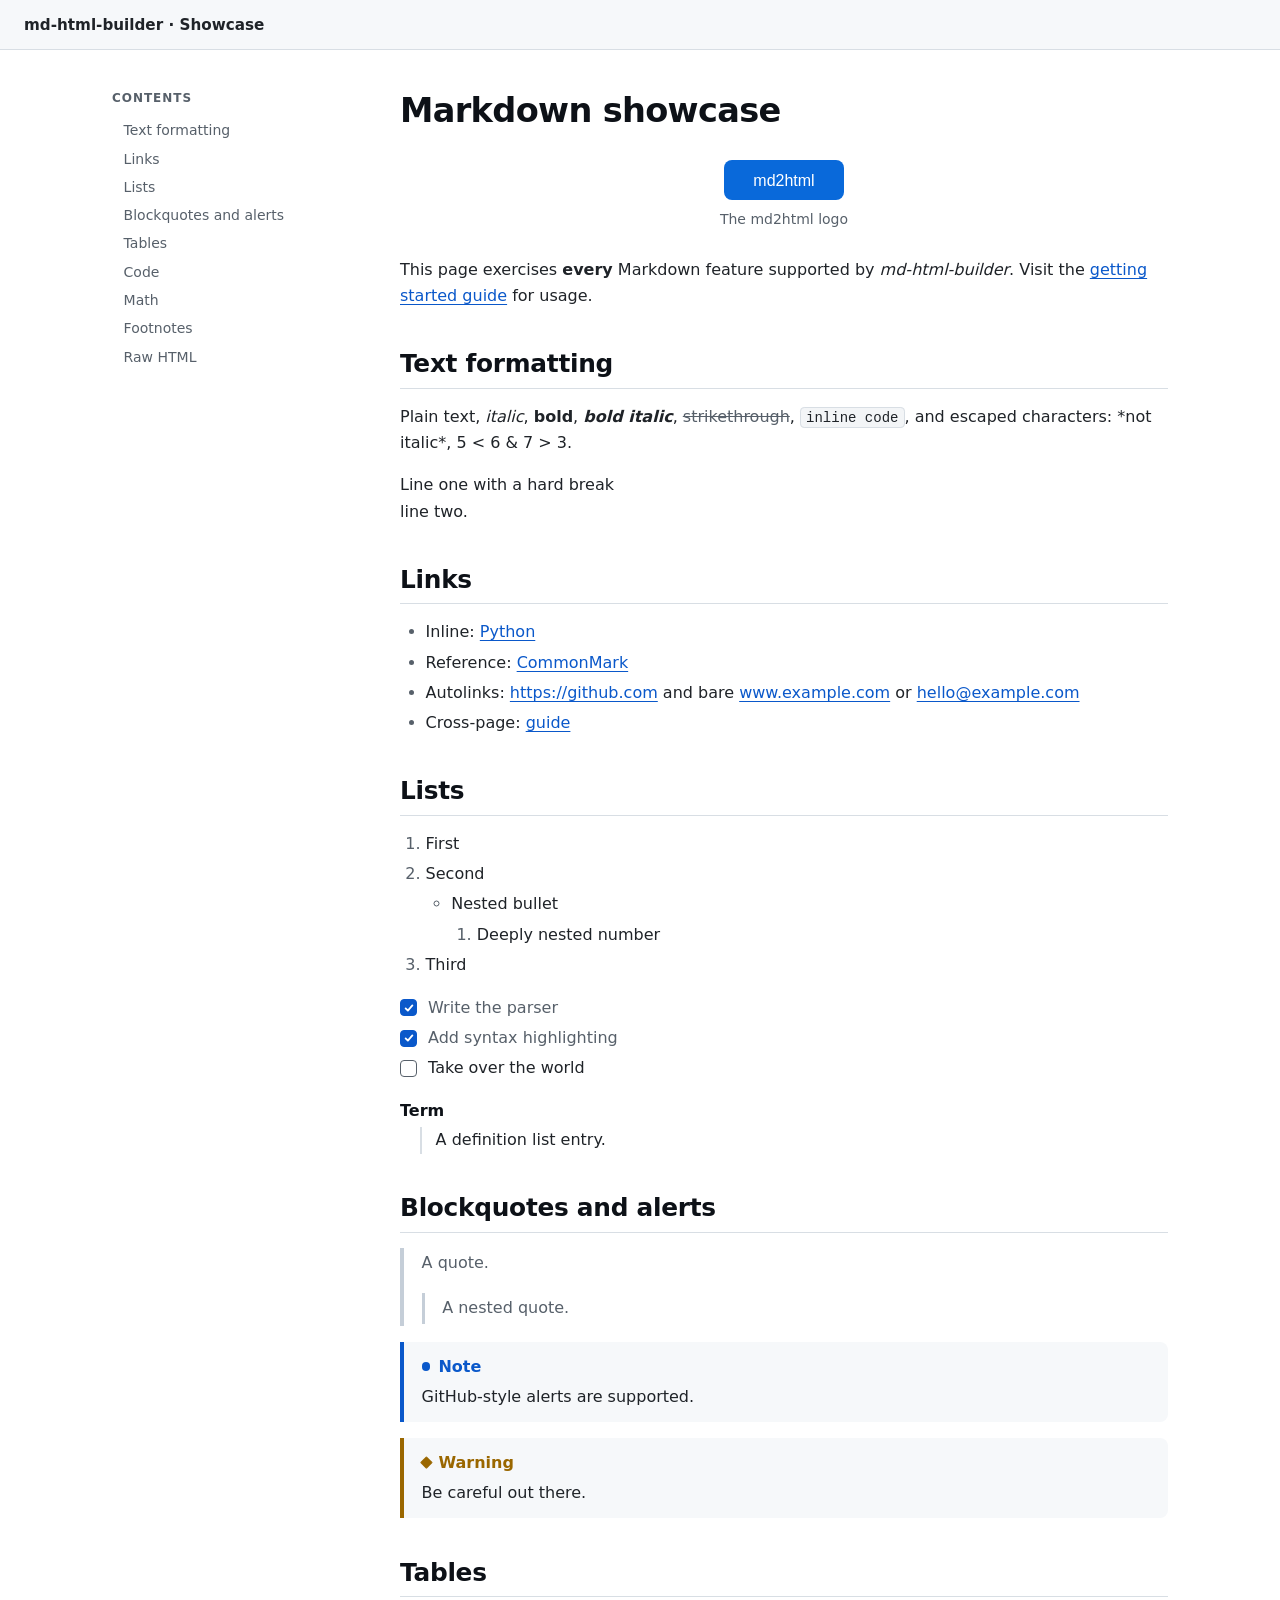
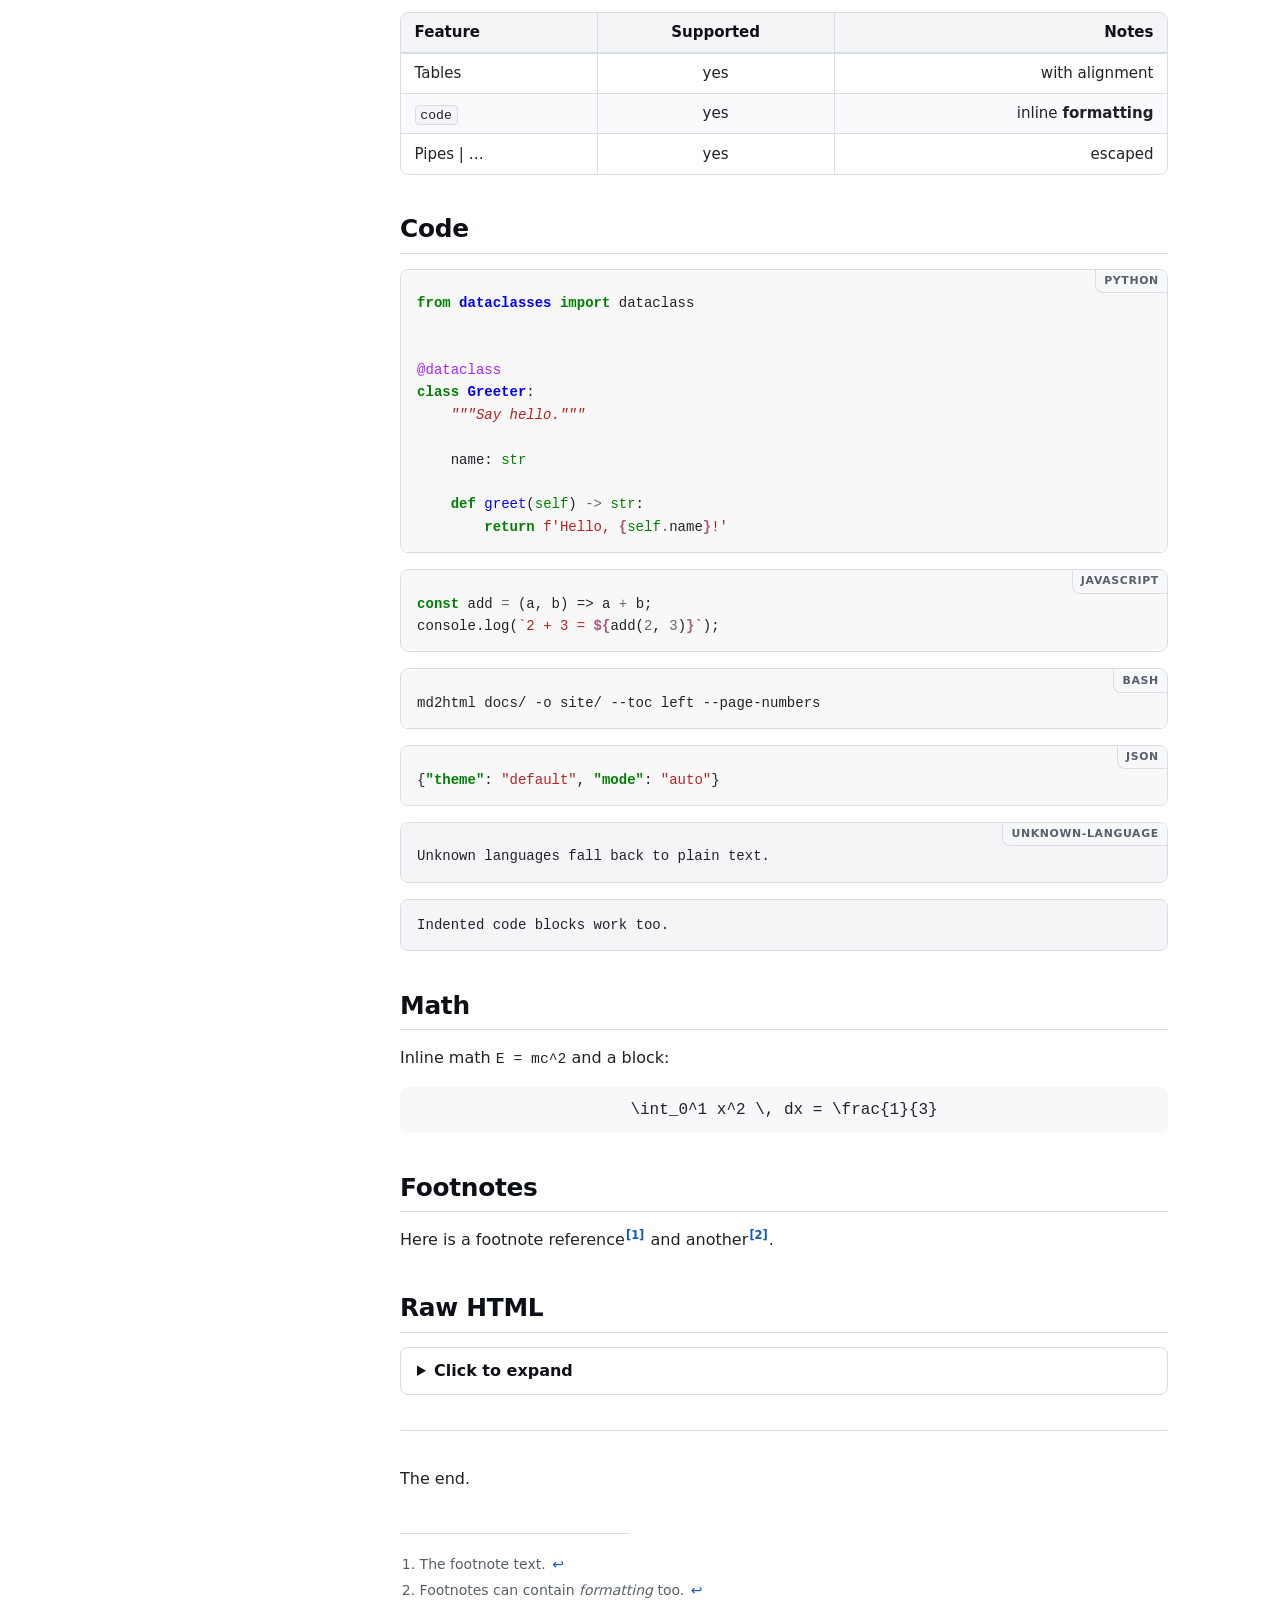
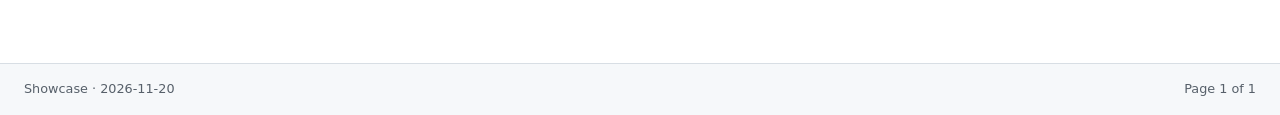
<file: examples/themes/default-web.html>
<!DOCTYPE html>
<html lang="en" data-theme="auto" data-toc="left">
<head>
<meta charset="utf-8">
<meta name="viewport" content="width=device-width, initial-scale=1">
<meta name="generator" content="md-html-builder 0.1.0">
<meta name="color-scheme" content="light dark">
<meta name="description" content="Every Markdown feature supported by md-html-builder.">
<meta name="author" content="md-html-builder">
<title>Showcase</title>
<style id="mdh-styles">
/* ---- base ---- */
/*
 * md-html-builder shared base stylesheet.
 *
 * Every built-in theme is layered on top of this file. It implements the page layouts
 * (the "paged" sheet-of-paper view and the "web" view), every Markdown component, the
 * accessibility helpers and the print stylesheet. All visual decisions are read from
 * CSS custom properties so themes and users can change them without touching selectors.
 *
 * Sections:
 *   1. Tokens (defaults; themes override)      6. Header, footer, page number
 *   2. Document & typography                   7. Navigation, TOC, pager
 *   3. Accessibility helpers                   8. Markdown components
 *   4. Web view layout                         9. Small screens
 *   5. Paged view (sheet of paper)            10. Print / PDF
 */

/* 1. Tokens ------------------------------------------------------------------------- */
:root {
  --mdh-font-body: system-ui, -apple-system, 'Segoe UI', Roboto, 'Helvetica Neue', Arial,
    'Noto Sans', sans-serif, 'Apple Color Emoji', 'Segoe UI Emoji';
  --mdh-font-heading: var(--mdh-font-body);
  --mdh-font-code: ui-monospace, 'SF Mono', SFMono-Regular, 'Cascadia Code', 'JetBrains Mono',
    Menlo, Consolas, 'Liberation Mono', monospace;
  --mdh-font-size: 16px;
  --mdh-line-height: 1.65;
  --mdh-content-max-width: 48rem;
  --mdh-sidebar-width: 16rem;

  --mdh-heading-weight: 600;
  --mdh-heading-line-height: 1.25;
  --mdh-heading-letter-spacing: -0.011em;
  --mdh-h1-size: 2.1em;
  --mdh-h2-size: 1.55em;
  --mdh-h3-size: 1.25em;
  --mdh-h4-size: 1.08em;
  --mdh-h5-size: 1em;
  --mdh-h6-size: 0.92em;
  --mdh-code-font-size: 0.875em;
  --mdh-text-align: left;
  --mdh-hyphens: manual;
  --mdh-block-spacing: 1em;
  --mdh-radius: 8px;
  --mdh-gutter: 2rem;
  --mdh-bar-font-size: 0.8rem;
  --mdh-sheet-shadow: 0 1px 2px rgb(0 0 0 / 0.08), 0 8px 28px rgb(0 0 0 / 0.12);

  /* Physical page (overridden from the `page` configuration section). */
  --mdh-page-width: 210mm;
  --mdh-page-height: 297mm;
  --mdh-page-margin-top: 20mm;
  --mdh-page-margin-right: 18mm;
  --mdh-page-margin-bottom: 20mm;
  --mdh-page-margin-left: 18mm;

  /* Optional colours: fall back to core colours when a theme does not define them. */
  --mdh-color-desk: var(--mdh-color-surface);
  --mdh-color-selection: var(--mdh-color-table-stripe);
  --mdh-color-mark: #fff2a8;
  --mdh-color-mark-text: #1f2328;
  --mdh-color-focus: var(--mdh-color-accent);
  --mdh-color-note: var(--mdh-color-link);
  --mdh-color-tip: #1a7f37;
  --mdh-color-important: #8250df;
  --mdh-color-warning: #9a6700;
  --mdh-color-caution: #cf222e;
}

/* 2. Document & typography ------------------------------------------------------------ */
*, *::before, *::after { box-sizing: border-box; }

html {
  font-size: var(--mdh-font-size);
  -webkit-text-size-adjust: 100%;
  text-size-adjust: 100%;
}

body {
  margin: 0;
  min-height: 100vh;
  background: var(--mdh-color-bg);
  color: var(--mdh-color-text);
  font-family: var(--mdh-font-body);
  line-height: var(--mdh-line-height);
  font-kerning: normal;
  text-rendering: optimizeLegibility;
  -webkit-font-smoothing: antialiased;
  -moz-osx-font-smoothing: grayscale;
  overflow-wrap: break-word;
}

.markdown-body {
  text-align: var(--mdh-text-align);
  hyphens: var(--mdh-hyphens);
  -webkit-hyphens: var(--mdh-hyphens);
}

/* :where() keeps this rhythm rule at low specificity so components can override it. */
.markdown-body :where(p, ul, ol, dl, blockquote, table, pre, details, figure, .mdh-code,
  .mdh-table-wrap, .markdown-alert, .math.block) {
  margin-top: 0;
  margin-bottom: var(--mdh-block-spacing);
}
.markdown-body > :first-child { margin-top: 0; }
.markdown-body > :last-child { margin-bottom: 0; }

.markdown-body :is(h1, h2, h3, h4, h5, h6) {
  font-family: var(--mdh-font-heading);
  font-weight: var(--mdh-heading-weight);
  line-height: var(--mdh-heading-line-height);
  letter-spacing: var(--mdh-heading-letter-spacing);
  color: var(--mdh-color-heading);
  text-align: left;
  hyphens: manual;
  margin: 1.6em 0 0.6em;
  scroll-margin-top: 1.5rem;
  text-wrap: balance;
}
.markdown-body h1 { font-size: var(--mdh-h1-size); margin-top: 0.5em; }
.markdown-body h2 {
  font-size: var(--mdh-h2-size);
  padding-bottom: 0.3em;
  border-bottom: 1px solid var(--mdh-color-border);
}
.markdown-body h3 { font-size: var(--mdh-h3-size); }
.markdown-body h4 { font-size: var(--mdh-h4-size); }
.markdown-body h5 { font-size: var(--mdh-h5-size); }
.markdown-body h6 {
  font-size: var(--mdh-h6-size);
  color: var(--mdh-color-muted);
  text-transform: uppercase;
  letter-spacing: 0.04em;
}

.markdown-body .header-anchor {
  margin-left: 0.3em;
  font-weight: 400;
  color: var(--mdh-color-muted);
  text-decoration: none;
  opacity: 0;
  transition: opacity 0.15s ease;
}
.markdown-body :is(h1, h2, h3, h4, h5, h6):hover .header-anchor,
.markdown-body .header-anchor:focus-visible { opacity: 1; }

a {
  hyphens: manual;
  color: var(--mdh-color-link);
  text-decoration-line: underline;
  text-decoration-thickness: 0.07em;
  text-underline-offset: 0.18em;
}
a:hover { text-decoration-thickness: 0.14em; }

strong, b { font-weight: 700; }
small { font-size: 0.85em; }
sub, sup { font-size: 0.75em; line-height: 0; position: relative; vertical-align: baseline; }
sup { top: -0.5em; }
sub { bottom: -0.25em; }
abbr[title] { text-decoration: underline dotted; cursor: help; }
s, del { color: var(--mdh-color-muted); }
mark { background: var(--mdh-color-mark); color: var(--mdh-color-mark-text); padding: 0 0.15em; border-radius: 2px; }
kbd {
  display: inline-block;
  padding: 0.1em 0.4em;
  font: 0.8em/1.3 var(--mdh-font-code);
  color: var(--mdh-color-text);
  background: var(--mdh-color-surface);
  border: 1px solid var(--mdh-color-border);
  border-bottom-width: 2px;
  border-radius: 4px;
}

::selection { background: var(--mdh-color-selection); }

/* 3. Accessibility helpers ------------------------------------------------------------- */
.mdh-skip-link {
  position: absolute;
  left: 1rem;
  top: -10rem;
  z-index: 100;
  padding: 0.6rem 1rem;
  background: var(--mdh-color-bg);
  color: var(--mdh-color-link);
  border: 2px solid var(--mdh-color-focus);
  border-radius: var(--mdh-radius);
  font-weight: 600;
}
.mdh-skip-link:focus { top: 1rem; }

:focus-visible {
  outline: 3px solid var(--mdh-color-focus);
  outline-offset: 2px;
  border-radius: 2px;
}

.mdh-print-regions { display: none; }

@media (prefers-reduced-motion: reduce) {
  *, *::before, *::after { transition: none !important; scroll-behavior: auto !important; }
}

/* 4. Web view layout ----------------------------------------------------------------------- */
.mdh-view-web { display: flex; flex-direction: column; }
.mdh-view-web .mdh-layout {
  flex: 1 0 auto;
  display: grid;
  grid-template-columns: minmax(0, var(--mdh-content-max-width));
  grid-template-areas: 'nav' 'toc' 'content';
  column-gap: var(--mdh-gutter);
  width: 100%;
  padding: 2.5rem 1.5rem 3rem;
}
.mdh-view-web.mdh-align-center .mdh-layout { justify-content: center; }
.mdh-view-web .mdh-site-nav { grid-area: nav; }
.mdh-view-web .mdh-toc { grid-area: toc; }
.mdh-view-web .mdh-content { grid-area: content; min-width: 0; }

@media (min-width: 62rem) {
  .mdh-view-web.mdh-toc-left .mdh-layout {
    grid-template-columns: var(--mdh-sidebar-width) minmax(0, var(--mdh-content-max-width));
    grid-template-areas: 'toc content';
  }
  .mdh-view-web.mdh-toc-right .mdh-layout {
    grid-template-columns: minmax(0, var(--mdh-content-max-width)) var(--mdh-sidebar-width);
    grid-template-areas: 'content toc';
  }
  .mdh-view-web.mdh-has-nav:is(.mdh-toc-none, .mdh-toc-top) .mdh-layout {
    grid-template-columns: var(--mdh-sidebar-width) minmax(0, var(--mdh-content-max-width));
    grid-template-areas: 'nav toc' 'nav content';
  }
  .mdh-view-web.mdh-has-nav:is(.mdh-toc-left, .mdh-toc-right) .mdh-layout {
    grid-template-columns: var(--mdh-sidebar-width) minmax(0, var(--mdh-content-max-width))
      var(--mdh-sidebar-width);
    grid-template-areas: 'nav content toc';
  }
  .mdh-view-web .mdh-toc:is(.mdh-toc-left, .mdh-toc-right) > nav,
  .mdh-view-web .mdh-site-nav-inner {
    position: sticky;
    top: 1.5rem;
    max-height: calc(100vh - 3rem);
    overflow: auto;
  }
  .mdh-view-web .mdh-toc.mdh-toc-left > nav, .mdh-view-web .mdh-site-nav-inner { padding-right: 0.5rem; }
}

/* 5. Paged view: the document as a sheet of paper ------------------------------------------ */
.mdh-view-paged { background: var(--mdh-color-desk); }
.mdh-view-paged .mdh-layout { padding: 2.5rem var(--mdh-gutter) 4rem; }

.mdh-sheet {
  --_mt: var(--mdh-page-margin-top);
  --_mr: var(--mdh-page-margin-right);
  --_mb: var(--mdh-page-margin-bottom);
  --_ml: var(--mdh-page-margin-left);
  position: relative;
  display: flex;
  flex-direction: column;
  width: min(var(--mdh-page-width), 100%);
  min-height: var(--mdh-page-height);
  margin: 0 auto;
  padding: var(--_mt) var(--_mr) var(--_mb) var(--_ml);
  background: var(--mdh-color-bg);
  box-shadow: var(--mdh-sheet-shadow);
  border-radius: 2px;
}
.mdh-view-paged.mdh-align-left .mdh-sheet { margin-left: 0; }
.mdh-sheet > .mdh-content { flex: 1 0 auto; min-width: 0; }

/* Header and footer live in the sheet's top/bottom margins, exactly like on paper. */
.mdh-sheet > .mdh-header {
  display: flex;
  align-items: flex-end;
  height: var(--_mt);
  margin: calc(-1 * var(--_mt)) 0 0;
  padding: 0 0 5mm;
  background: none;
  color: var(--mdh-color-muted);
  border: 0;
}
.mdh-sheet > .mdh-header .mdh-header-inner { width: 100%; }
.mdh-sheet > .mdh-footer {
  display: block;
  height: var(--_mb);
  margin: 0 0 calc(-1 * var(--_mb));
  padding: 5mm 0 0;
  background: none;
  color: var(--mdh-color-muted);
  border: 0;
}

/* Sidebars sit on the desk beside the sheet on wide screens, inside the sheet otherwise. */
.mdh-sheet > :is(.mdh-toc, .mdh-site-nav) {
  margin: 0 0 2rem;
  padding: 1rem 1.25rem;
  border: 1px solid var(--mdh-color-border);
  border-radius: var(--mdh-radius);
  background: var(--mdh-color-surface);
}

/* One sidebar (TOC or page navigation) fits beside an A4 sheet from 76rem; both need 92rem.
   Below that they are shown as boxes at the top of the sheet. */
@media screen and (min-width: 76rem) {
  .mdh-view-paged:not(.mdh-has-nav).mdh-toc-right .mdh-layout {
    padding-right: calc(var(--mdh-sidebar-width) + 2 * var(--mdh-gutter));
  }
  .mdh-view-paged:not(.mdh-has-nav).mdh-toc-left .mdh-layout,
  .mdh-view-paged.mdh-has-nav:is(.mdh-toc-none, .mdh-toc-top) .mdh-layout {
    padding-left: calc(var(--mdh-sidebar-width) + 2 * var(--mdh-gutter));
  }
  .mdh-view-paged:not(.mdh-has-nav) .mdh-sheet > .mdh-toc-right {
    position: absolute;
    top: 0;
    bottom: 0;
    left: calc(100% + var(--mdh-gutter));
    width: var(--mdh-sidebar-width);
    margin: 0;
    padding: 0;
    border: 0;
    background: none;
  }
  .mdh-view-paged:not(.mdh-has-nav) .mdh-sheet > .mdh-toc-left,
  .mdh-view-paged.mdh-has-nav:is(.mdh-toc-none, .mdh-toc-top) .mdh-sheet > .mdh-site-nav {
    position: absolute;
    top: 0;
    bottom: 0;
    right: calc(100% + var(--mdh-gutter));
    width: var(--mdh-sidebar-width);
    margin: 0;
    padding: 0;
    border: 0;
    background: none;
  }
}

@media screen and (min-width: 92rem) {
  .mdh-view-paged.mdh-has-nav:is(.mdh-toc-left, .mdh-toc-right) .mdh-layout {
    padding-left: calc(var(--mdh-sidebar-width) + 2 * var(--mdh-gutter));
    padding-right: calc(var(--mdh-sidebar-width) + 2 * var(--mdh-gutter));
  }
  .mdh-view-paged.mdh-has-nav .mdh-sheet > :is(.mdh-toc-left, .mdh-toc-right) {
    position: absolute;
    top: 0;
    bottom: 0;
    left: calc(100% + var(--mdh-gutter));
    width: var(--mdh-sidebar-width);
    margin: 0;
    padding: 0;
    border: 0;
    background: none;
  }
  .mdh-view-paged.mdh-has-nav .mdh-sheet > .mdh-site-nav {
    position: absolute;
    top: 0;
    bottom: 0;
    right: calc(100% + var(--mdh-gutter));
    width: var(--mdh-sidebar-width);
    margin: 0;
    padding: 0;
    border: 0;
    background: none;
  }
}

/* Sticky contents while a sidebar sits beside the sheet. */
@media screen and (min-width: 76rem) {
  .mdh-view-paged .mdh-sheet > :is(.mdh-toc-left, .mdh-toc-right) > nav,
  .mdh-view-paged .mdh-sheet > .mdh-site-nav > .mdh-site-nav-inner {
    position: sticky;
    top: 1.5rem;
    max-height: calc(100vh - 3rem);
    overflow: auto;
  }
}

/* 6. Header, footer, page number --------------------------------------------------------- */
.mdh-header, .mdh-footer, .mdh-running-header, .mdh-running-footer {
  font-size: var(--mdh-bar-font-size);
  line-height: 1.45;
}
.mdh-view-web .mdh-header {
  background: var(--mdh-color-header-bg);
  color: var(--mdh-color-header-text);
  border-bottom: 1px solid var(--mdh-color-border);
  padding: 0.85rem 1.5rem;
  font-size: 0.95rem;
  font-weight: 600;
}
.mdh-view-web .mdh-footer {
  background: var(--mdh-color-footer-bg);
  color: var(--mdh-color-footer-text);
  border-top: 1px solid var(--mdh-color-border);
  padding: 1rem 1.5rem;
}
.mdh-view-web :is(.mdh-header-inner, .mdh-footer-inner) {
  max-width: calc(var(--mdh-content-max-width) + 2 * var(--mdh-sidebar-width) + 4rem);
  margin: 0 auto;
}
.mdh-view-web.mdh-align-left :is(.mdh-header-inner, .mdh-footer-inner) { margin-left: 0; }

.mdh-sheet .mdh-header-inner, .mdh-running-header .mdh-header-inner {
  padding-bottom: 2mm;
  border-bottom: 0.5pt solid var(--mdh-color-border);
}
.mdh-header a, .mdh-footer a, .mdh-running-header a, .mdh-running-footer a { color: inherit; }

.mdh-footer-inner {
  display: flex;
  justify-content: space-between;
  align-items: baseline;
  gap: 0.5rem 1.5rem;
  flex-wrap: wrap;
}
.mdh-footer-text { min-width: 0; }
.mdh-page-number {
  margin-left: auto;
  font-variant-numeric: tabular-nums;
  white-space: nowrap;
}
.mdh-pagenum-left .mdh-page-number { order: -1; margin-left: 0; margin-right: auto; }
.mdh-pagenum-left .mdh-footer-text { margin-left: auto; }
.mdh-pagenum-center .mdh-footer-inner { justify-content: center; }
.mdh-pagenum-center .mdh-page-number { margin: 0 auto; }
.mdh-pagenum-center .mdh-footer-text { flex-basis: 100%; text-align: center; }

/* 7. Navigation, table of contents, pager ------------------------------------------------- */
.mdh-toc, .mdh-site-nav { font-size: 0.875rem; line-height: 1.45; }
.mdh-toc-title, .mdh-site-nav-title {
  margin: 0 0 0.6rem;
  font-family: var(--mdh-font-heading);
  font-size: 0.75rem;
  font-weight: 700;
  letter-spacing: 0.08em;
  text-transform: uppercase;
  color: var(--mdh-color-muted);
}
.mdh-toc ul, .mdh-site-nav ul { list-style: none; margin: 0; padding: 0; }
.mdh-toc ul ul { padding-left: 0.9rem; }
.mdh-toc li, .mdh-site-nav li { margin: 0.1rem 0; }
.mdh-toc a, .mdh-site-nav a {
  display: block;
  padding: 0.2rem 0.6rem;
  color: var(--mdh-color-muted);
  text-decoration: none;
  border-left: 2px solid transparent;
  border-radius: 0 4px 4px 0;
}
.mdh-toc a:hover, .mdh-site-nav a:hover {
  color: var(--mdh-color-link);
  border-left-color: var(--mdh-color-border);
  background: var(--mdh-color-surface);
}
.mdh-site-nav .is-current > a {
  color: var(--mdh-color-heading);
  font-weight: 600;
  border-left-color: var(--mdh-color-accent);
}
.mdh-view-web .mdh-toc, .mdh-view-web .mdh-site-nav { margin-bottom: 2rem; }
.mdh-view-web .mdh-toc.mdh-toc-top {
  padding: 1rem 1.25rem;
  border: 1px solid var(--mdh-color-border);
  border-radius: var(--mdh-radius);
  background: var(--mdh-color-surface);
}
.mdh-toc.mdh-toc-top .mdh-toc-list { columns: 2 14rem; column-gap: 2rem; }
.mdh-toc.mdh-toc-top .mdh-toc-list > li { break-inside: avoid; }

.mdh-pager {
  display: flex;
  justify-content: space-between;
  gap: 1rem;
  margin-top: 3rem;
}
.mdh-view-paged .mdh-pager {
  width: min(var(--mdh-page-width), 100%);
  margin: 2rem auto 0;
}
.mdh-view-paged.mdh-align-left .mdh-pager { margin-left: 0; }
.mdh-pager a {
  flex: 0 1 48%;
  padding: 0.8rem 1.1rem;
  border: 1px solid var(--mdh-color-border);
  border-radius: var(--mdh-radius);
  background: var(--mdh-color-bg);
  color: var(--mdh-color-heading);
  text-decoration: none;
}
.mdh-pager a:hover { border-color: var(--mdh-color-accent); }
.mdh-pager-next { margin-left: auto; text-align: right; }
.mdh-pager-label {
  display: block;
  font-size: 0.75rem;
  letter-spacing: 0.06em;
  text-transform: uppercase;
  color: var(--mdh-color-muted);
}
.mdh-pager-prev .mdh-pager-label::before { content: '\2190\00a0'; }
.mdh-pager-next .mdh-pager-label::after { content: '\00a0\2192'; }
.mdh-pager-title { font-weight: 600; color: var(--mdh-color-link); }

/* 8. Markdown components ---------------------------------------------------------------- */

/* Lists */
.markdown-body :is(ul, ol) { padding-left: 1.6em; }
.markdown-body li > :is(ul, ol) { margin-top: 0.25em; margin-bottom: 0; }
.markdown-body li + li { margin-top: 0.25em; }
.markdown-body li > p { margin-bottom: 0.5em; }
.markdown-body li::marker { color: var(--mdh-color-muted); }
.markdown-body ol > li::marker { font-variant-numeric: tabular-nums; }

/* Task lists: the (disabled) checkbox stays in the DOM for assistive technology but is
   drawn by li::before so it looks identical in every browser and in PDF engines. */
.markdown-body .contains-task-list { list-style: none; padding-left: 0; }
.markdown-body .contains-task-list .contains-task-list { padding-left: 1.6em; }
.markdown-body .task-list-item { position: relative; list-style: none; padding-left: 1.75em; }
.markdown-body .task-list-item-checkbox {
  position: absolute;
  left: 0;
  top: 0.3em;
  width: 1.05em;
  height: 1.05em;
  margin: 0;
  opacity: 0;
  pointer-events: none;
}
.markdown-body .task-list-item::before {
  content: '';
  position: absolute;
  left: 0;
  top: 0.3em;
  width: 1.05em;
  height: 1.05em;
  border: 1.5px solid var(--mdh-color-muted);
  border-radius: 0.25em;
  background: var(--mdh-color-bg) no-repeat center / 78% 78%;
}
.markdown-body .task-list-item.is-checked { color: var(--mdh-color-muted); }
.markdown-body .task-list-item.is-checked::before {
  border-color: var(--mdh-color-accent);
  background-color: var(--mdh-color-accent);
  background-image: url("data:image/svg+xml,%3Csvg xmlns='http://www.w3.org/2000/svg' viewBox='0 0 16 16'%3E%3Cpath fill='none' stroke='%23fff' stroke-width='2.4' stroke-linecap='round' stroke-linejoin='round' d='M3.5 8.5l3 3 6-7'/%3E%3C/svg%3E");
}

/* Definition lists */
.markdown-body dt { font-weight: 600; color: var(--mdh-color-heading); margin-top: 0.75em; }
.markdown-body dt:first-child { margin-top: 0; }
.markdown-body dd {
  margin: 0.2em 0 0 1.25em;
  padding-left: 0.85em;
  border-left: 2px solid var(--mdh-color-border);
}

/* Blockquotes */
.markdown-body blockquote {
  margin-left: 0;
  margin-right: 0;
  padding: 0.15em 1.1em;
  color: var(--mdh-color-muted);
  border-left: 4px solid var(--mdh-color-blockquote-border);
}
.markdown-body blockquote > :last-child { margin-bottom: 0; }
.markdown-body blockquote blockquote { margin-top: 0.5em; border-left-width: 3px; }

/* GitHub-style alerts */
.markdown-body .markdown-alert {
  --_alert: var(--mdh-color-note);
  padding: 0.75em 1.1em;
  border-left: 4px solid var(--_alert);
  border-radius: 0 var(--mdh-radius) var(--mdh-radius) 0;
  background: var(--mdh-color-surface);
  color: var(--mdh-color-text);
}
.markdown-body .markdown-alert > :last-child { margin-bottom: 0; }
.markdown-body .markdown-alert-tip { --_alert: var(--mdh-color-tip); }
.markdown-body .markdown-alert-important { --_alert: var(--mdh-color-important); }
.markdown-body .markdown-alert-warning { --_alert: var(--mdh-color-warning); }
.markdown-body .markdown-alert-caution { --_alert: var(--mdh-color-caution); }
.markdown-body .markdown-alert-title {
  margin-bottom: 0.2em;
  font-weight: 700;
  color: var(--_alert);
}
/* A small marker in the alert colour; shape varies so colour is never the only cue. */
.markdown-body .markdown-alert-title::before {
  content: '';
  display: inline-block;
  width: 0.55em;
  height: 0.55em;
  margin-right: 0.5em;
  vertical-align: 0.08em;
  background: var(--_alert);
  border-radius: 50%;
}
.markdown-body :is(.markdown-alert-warning, .markdown-alert-caution) .markdown-alert-title::before {
  border-radius: 1px;
  transform: rotate(45deg);
}
.markdown-body .markdown-alert-important .markdown-alert-title::before { border-radius: 1px; }

/* Inline code */
.markdown-body :not(pre) > code {
  padding: 0.12em 0.36em;
  font-family: var(--mdh-font-code);
  font-size: var(--mdh-code-font-size);
  color: var(--mdh-color-code-text);
  background: var(--mdh-color-code-bg);
  border: 1px solid var(--mdh-color-border);
  border-radius: 0.3em;
  overflow-wrap: anywhere;
}
.markdown-body a > code { color: inherit; }

/* Code blocks (Pygments supplies .highlight colours) */
.markdown-body .mdh-code {
  position: relative;
  border: 1px solid var(--mdh-color-border);
  border-radius: var(--mdh-radius);
  overflow: hidden;
  text-align: left;
  hyphens: none;
}
.markdown-body .mdh-code .highlight { margin: 0; border-radius: 0; }
.markdown-body .mdh-code pre {
  margin: 0;
  padding: 1em 1.15em;
  overflow-x: auto;
  font-family: var(--mdh-font-code);
  font-size: var(--mdh-code-font-size);
  line-height: 1.6;
  tab-size: 4;
  background: transparent;
}
.markdown-body .mdh-code pre code { font: inherit; background: none; padding: 0; border: 0; }
.markdown-body .mdh-code[data-lang] pre { padding-top: 1.6em; }
.markdown-body .mdh-code-plain .highlight {
  background: var(--mdh-color-code-bg);
  color: var(--mdh-color-code-text);
}
.markdown-body .mdh-code-lang {
  position: absolute;
  top: 0;
  right: 0;
  z-index: 1;
  padding: 0.2em 0.75em;
  font-family: var(--mdh-font-body);
  font-size: 0.68rem;
  font-weight: 600;
  letter-spacing: 0.06em;
  text-transform: uppercase;
  color: var(--mdh-color-muted);
  background: var(--mdh-color-surface);
  border-left: 1px solid var(--mdh-color-border);
  border-bottom: 1px solid var(--mdh-color-border);
  border-bottom-left-radius: var(--mdh-radius);
  user-select: none;
}
.markdown-body .highlighttable { width: 100%; margin: 0; border: 0; border-spacing: 0; }
.markdown-body .highlighttable :is(td, th) { padding: 0; border: 0; background: none; }
.markdown-body .highlighttable tr { background: none; }
.markdown-body .highlighttable td.linenos {
  width: 1%;
  border-right: 1px solid var(--mdh-color-border);
  user-select: none;
}
.markdown-body .highlighttable td.linenos pre { padding-right: 0.8em; opacity: 0.7; text-align: right; }
.markdown-body .highlighttable td.code { width: 99%; }
.markdown-body .highlighttable .linenodiv pre { background: none; }

/* Tables */
.markdown-body .mdh-table-wrap {
  overflow-x: auto;
  border: var(--mdh-table-frame, 1px solid var(--mdh-color-border));
  border-radius: var(--mdh-radius);
}
.markdown-body .mdh-table-wrap > table { margin: 0; border: 0; }
.markdown-body table:not(.highlighttable) {
  width: 100%;
  border-collapse: collapse;
  border-spacing: 0;
  font-size: 0.94em;
  line-height: 1.5;
  font-variant-numeric: tabular-nums;
  text-align: left;
  hyphens: manual;
}
.markdown-body table:not(.highlighttable) :is(th, td) {
  padding: 0.55em 0.9em;
  border-bottom: 1px solid var(--mdh-color-border);
  vertical-align: top;
}
.markdown-body table:not(.highlighttable) :is(th, td) + :is(th, td) {
  border-left: 1px solid var(--mdh-color-border);
}
.markdown-body table:not(.highlighttable) thead th {
  background: var(--mdh-color-table-header-bg);
  color: var(--mdh-color-heading);
  font-weight: 600;
  border-bottom: 2px solid var(--mdh-color-border);
  white-space: nowrap;
}
.markdown-body table:not(.highlighttable) tbody tr:nth-child(even) {
  background: var(--mdh-color-table-stripe);
}
.markdown-body table:not(.highlighttable) tbody tr:last-child > * { border-bottom: 0; }
.markdown-body table:not(.highlighttable) caption {
  caption-side: bottom;
  padding: 0.5em;
  font-size: 0.875em;
  color: var(--mdh-color-muted);
}

/* Images and figures */
.markdown-body img { max-width: 100%; height: auto; border-style: none; vertical-align: middle; }
.markdown-body figure.mdh-figure { margin: 1.75em 0; text-align: center; }
.markdown-body figure.mdh-figure img { display: block; margin: 0 auto; }
.markdown-body figcaption {
  margin-top: 0.6em;
  font-size: 0.875em;
  line-height: 1.45;
  color: var(--mdh-color-muted);
  text-align: center;
}
.markdown-body p > img:only-child { display: block; margin: 0 auto; }

/* Horizontal rules */
.markdown-body hr {
  height: 0;
  margin: 2.2em 0;
  border: 0;
  border-top: 1px solid var(--mdh-color-border);
}

/* Footnotes */
.markdown-body .footnote-ref a {
  padding: 0 0.1em;
  font-size: 0.95em;
  font-weight: 600;
  text-decoration: none;
}
.markdown-body hr.footnotes-sep { width: 30%; margin: 2.5em 0 1.25em; }
.markdown-body .footnotes {
  font-size: 0.875em;
  line-height: 1.5;
  color: var(--mdh-color-muted);
}
.markdown-body .footnotes-list { padding-left: 1.4em; }
.markdown-body .footnote-item > p { margin-bottom: 0.4em; }
.markdown-body .footnote-item:target { color: var(--mdh-color-text); }
.markdown-body .footnote-backref { text-decoration: none; margin-left: 0.15em; }

/* Math (plain or MathJax) */
.markdown-body .math.inline { font-family: var(--mdh-font-code); font-size: 0.92em; }
.markdown-body .math.block {
  padding: 0.6em 1em;
  overflow-x: auto;
  font-family: var(--mdh-font-code);
  text-align: center;
  background: var(--mdh-color-surface);
  border-radius: var(--mdh-radius);
}
.markdown-body .math .math { padding: 0; margin: 0; background: none; font-size: 1em; }
.markdown-body mjx-container { overflow-x: auto; overflow-y: hidden; }

/* Raw HTML niceties */
.markdown-body details {
  padding: 0.6em 1em;
  border: 1px solid var(--mdh-color-border);
  border-radius: var(--mdh-radius);
}
.markdown-body details > summary { cursor: pointer; font-weight: 600; color: var(--mdh-color-heading); }
.markdown-body details[open] > summary { margin-bottom: 0.6em; }
.markdown-body details > :last-child { margin-bottom: 0; }

/* 9. Small screens ------------------------------------------------------------------------ */
@media screen and (max-width: 52rem) {
  .mdh-view-paged .mdh-layout { padding: 0 0 2rem; }
  .mdh-sheet {
    --_mt: 1.5rem;
    --_mr: 1.15rem;
    --_mb: 1.5rem;
    --_ml: 1.15rem;
    width: 100%;
    min-height: 0;
    border-radius: 0;
    box-shadow: none;
  }
  .mdh-sheet > .mdh-header {
    height: auto;
    margin: calc(-1 * var(--_mt)) calc(-1 * var(--_mr)) var(--_mt) calc(-1 * var(--_ml));
    padding: 0.8rem var(--_mr) 0 var(--_ml);
  }
  .mdh-sheet > .mdh-footer {
    height: auto;
    margin: 2rem 0 0;
    padding: 0.75rem 0 0;
    border-top: 1px solid var(--mdh-color-border);
  }
  .mdh-view-paged .mdh-pager { padding: 0 1rem; }
}

@media screen and (max-width: 40rem) {
  :root { --mdh-h1-size: 1.8em; --mdh-h2-size: 1.4em; --mdh-h3-size: 1.18em; }
  .mdh-view-web .mdh-layout { padding: 1.5rem 1rem 2rem; }
  .mdh-view-web .mdh-header, .mdh-view-web .mdh-footer { padding-left: 1rem; padding-right: 1rem; }
  .mdh-pager { flex-direction: column; }
  .mdh-pager a { flex-basis: auto; }
  .mdh-toc.mdh-toc-top .mdh-toc-list { columns: 1; }
  .markdown-body .mdh-code pre { padding-left: 0.9em; padding-right: 0.9em; }
}

/* 10. Print / PDF ------------------------------------------------------------------------- */
/* @page size, margins and page numbers are generated from the configuration. The page box
   is painted with the theme background so tinted or dark themes have no white margins. */
@page {
  background: var(--mdh-color-bg);
  @top-left {
    font-family: var(--mdh-font-body);
    font-size: 8.5pt;
    color: var(--mdh-color-muted);
    vertical-align: bottom;
    padding-bottom: 5mm;
  }
  @bottom-left {
    font-family: var(--mdh-font-body);
    font-size: 8.5pt;
    color: var(--mdh-color-muted);
    vertical-align: top;
    padding-top: 5mm;
  }
  @bottom-center {
    font-family: var(--mdh-font-body);
    font-size: 8.5pt;
    color: var(--mdh-color-muted);
    vertical-align: top;
    padding-top: 5mm;
  }
  @bottom-right {
    font-family: var(--mdh-font-body);
    font-size: 8.5pt;
    color: var(--mdh-color-muted);
    vertical-align: top;
    padding-top: 5mm;
  }
}

@media print {
  html, body.mdh-body { background: var(--mdh-color-bg); }
  body.mdh-body { min-height: 0; display: block; }

  /* Screen chrome is not part of the printed document. */
  .mdh-skip-link, .mdh-site-nav, .mdh-toc.mdh-toc-left, .mdh-toc.mdh-toc-right, .mdh-pager,
  .mdh-header, .mdh-footer, .markdown-body .header-anchor { display: none !important; }

  .mdh-layout, .mdh-view-web .mdh-layout, .mdh-view-paged .mdh-layout {
    display: block;
    padding: 0;
    width: auto;
  }
  .mdh-sheet {
    display: block;
    width: auto;
    min-height: 0;
    margin: 0;
    padding: 0;
    box-shadow: none;
    border-radius: 0;
    background: none;
  }
  .mdh-toc.mdh-toc-top {
    margin: 0 0 1.5em;
    padding: 0.8em 1em;
    break-inside: avoid;
  }

  /* Running header / footer copies are moved into the page margins. */
  .mdh-print-regions { display: block; }
  .mdh-running-header { position: running(mdh-running-header); width: 100%; color: var(--mdh-color-muted); }
  .mdh-running-footer { position: running(mdh-running-footer); color: var(--mdh-color-muted); }
  .mdh-running-header, .mdh-running-footer { font-family: var(--mdh-font-body); font-size: 8.5pt; }
  @supports not (position: running(mdh)) {
    .mdh-print-regions { display: none; }
  }

  /* Pagination quality. */
  .markdown-body p, .markdown-body li { orphans: 3; widows: 3; }
  .markdown-body :is(h1, h2, h3, h4, h5, h6) { break-after: avoid; page-break-after: avoid; }
  .markdown-body :is(h1, h2, h3, h4, h5, h6) + * { break-before: avoid; page-break-before: avoid; }
  .markdown-body :is(.mdh-code, figure, img, tr, .markdown-alert, .math.block, dt, blockquote) {
    break-inside: avoid;
    page-break-inside: avoid;
  }
  .markdown-body dt { break-after: avoid; }
  .markdown-body thead { display: table-header-group; }
  .markdown-body tfoot { display: table-footer-group; }
  /* Tables must fit the page: print cannot scroll. The frame moves from the wrapper to the
     table so a table split across pages is not drawn as an empty box; wide tables
     (classes added by the parser from the column count) get smaller text and padding, and
     cells may wrap anywhere as a last resort instead of being cut off at the page edge. */
  .markdown-body .mdh-table-wrap { overflow: visible; border: 0; border-radius: 0; }
  .markdown-body :where(.mdh-table-wrap) > table:not(.highlighttable) {
    border: var(--mdh-table-frame, 1px solid var(--mdh-color-border));
  }
  .markdown-body table:not(.highlighttable) :is(th, td) { overflow-wrap: anywhere; }
  .markdown-body table:not(.highlighttable) thead th { white-space: normal; }
  .markdown-body .mdh-table-wide > table:not(.highlighttable) { font-size: 0.8em; }
  .markdown-body .mdh-table-wide > table:not(.highlighttable) :is(th, td) {
    padding: 0.35em 0.45em;
  }
  .markdown-body .mdh-table-xwide > table:not(.highlighttable) { font-size: 0.62em; }
  .markdown-body .mdh-table-xwide > table:not(.highlighttable) :is(th, td) {
    padding: 0.25em 0.3em;
  }

  /* Code is wrapped instead of clipped; colours are kept (print-color-adjust above). */
  .markdown-body .mdh-code { overflow: visible; }
  .markdown-body .mdh-code pre { overflow: visible; white-space: pre-wrap; overflow-wrap: anywhere; }
  .markdown-body .math.block { overflow: visible; }
  .markdown-body a { text-decoration-thickness: 0.05em; }
  .markdown-body .footnote-backref { display: none; }
  .markdown-body .task-list-item-checkbox { display: none; }
  .markdown-body details::details-content { content-visibility: visible; display: block; }
  .markdown-body details > summary { list-style: none; }
}

/* ---- theme: default ---- */
/*
 * default - clean, modern sans-serif with a crisp blue accent.
 *
 * Built on themes/_shared/base.css. Everything below is a CSS custom property, so any value
 * can be overridden from the configuration (style.colors, style.font_*, style.variables).
 * All colour pairs meet WCAG 2.1 AA contrast (checked by the test-suite).
 */
:root {
  --mdh-font-body: system-ui, -apple-system, 'Segoe UI', Roboto, 'Helvetica Neue', Arial,
    'Noto Sans', sans-serif, 'Apple Color Emoji', 'Segoe UI Emoji';
  --mdh-font-heading: var(--mdh-font-body);
  --mdh-font-code: ui-monospace, 'SF Mono', SFMono-Regular, 'Cascadia Code', 'JetBrains Mono',
    Menlo, Consolas, 'Liberation Mono', monospace;
  --mdh-font-size: 16px;
  --mdh-line-height: 1.65;
  --mdh-content-max-width: 48rem;
  --mdh-sidebar-width: 16rem;
  --mdh-heading-weight: 600;
  --mdh-radius: 8px;
}

/* Light palette (also the default). */
:root {
  --mdh-color-bg: #ffffff;
  --mdh-color-surface: #f6f8fa;
  --mdh-color-text: #1f2328;
  --mdh-color-muted: #57606a;
  --mdh-color-heading: #0d1117;
  --mdh-color-link: #0a58ca;
  --mdh-color-accent: #0a58ca;
  --mdh-color-border: #d8dee4;
  --mdh-color-code-bg: #f3f5f7;
  --mdh-color-code-text: #1f2328;
  --mdh-color-table-header-bg: #f3f5f7;
  --mdh-color-table-stripe: #f9fafb;
  --mdh-color-blockquote-border: #c5ced8;
  --mdh-color-header-bg: #f6f8fa;
  --mdh-color-header-text: #1f2328;
  --mdh-color-footer-bg: #f6f8fa;
  --mdh-color-footer-text: #57606a;
  --mdh-color-desk: #e3e7ec;
  --mdh-color-selection: #cfe2ff;
  --mdh-color-mark: #fff2a8;
  --mdh-color-mark-text: #1f2328;
  --mdh-color-focus: #0a58ca;
  --mdh-color-note: #0a58ca;
  --mdh-color-tip: #1a7f37;
  --mdh-color-important: #8250df;
  --mdh-color-warning: #9a6700;
  --mdh-color-caution: #cf222e;
}

/* Dark palette: data-theme="dark", and "auto" when the OS prefers dark on screen. */
:root[data-theme="dark"] {
  --mdh-color-bg: #0d1117;
  --mdh-color-surface: #161b22;
  --mdh-color-text: #e6edf3;
  --mdh-color-muted: #9da7b3;
  --mdh-color-heading: #f0f6fc;
  --mdh-color-link: #58a6ff;
  --mdh-color-accent: #58a6ff;
  --mdh-color-border: #30363d;
  --mdh-color-code-bg: #161b22;
  --mdh-color-code-text: #e6edf3;
  --mdh-color-table-header-bg: #161b22;
  --mdh-color-table-stripe: #11161d;
  --mdh-color-blockquote-border: #3d444d;
  --mdh-color-header-bg: #161b22;
  --mdh-color-header-text: #e6edf3;
  --mdh-color-footer-bg: #161b22;
  --mdh-color-footer-text: #9da7b3;
  --mdh-color-desk: #010409;
  --mdh-color-selection: #1f3a5f;
  --mdh-color-mark: #5a4500;
  --mdh-color-mark-text: #f0f6fc;
  --mdh-color-focus: #58a6ff;
  --mdh-color-note: #58a6ff;
  --mdh-color-tip: #3fb950;
  --mdh-color-important: #a371f7;
  --mdh-color-warning: #d29922;
  --mdh-color-caution: #f85149;
}

@media screen and (prefers-color-scheme: dark) {
  :root[data-theme="auto"] {
    --mdh-color-bg: #0d1117;
    --mdh-color-surface: #161b22;
    --mdh-color-text: #e6edf3;
    --mdh-color-muted: #9da7b3;
    --mdh-color-heading: #f0f6fc;
    --mdh-color-link: #58a6ff;
    --mdh-color-accent: #58a6ff;
    --mdh-color-border: #30363d;
    --mdh-color-code-bg: #161b22;
    --mdh-color-code-text: #e6edf3;
    --mdh-color-table-header-bg: #161b22;
    --mdh-color-table-stripe: #11161d;
    --mdh-color-blockquote-border: #3d444d;
    --mdh-color-header-bg: #161b22;
    --mdh-color-header-text: #e6edf3;
    --mdh-color-footer-bg: #161b22;
    --mdh-color-footer-text: #9da7b3;
    --mdh-color-desk: #010409;
    --mdh-color-selection: #1f3a5f;
    --mdh-color-mark: #5a4500;
    --mdh-color-mark-text: #f0f6fc;
    --mdh-color-focus: #58a6ff;
    --mdh-color-note: #58a6ff;
    --mdh-color-tip: #3fb950;
    --mdh-color-important: #a371f7;
    --mdh-color-warning: #d29922;
    --mdh-color-caution: #f85149;
  }
}

/* Flourishes */
.markdown-body h1 { letter-spacing: -0.02em; }
.mdh-view-paged .markdown-body > h1:first-child {
  padding-bottom: 0.35em;
  border-bottom: 3px solid var(--mdh-color-accent);
}
.markdown-body blockquote { font-style: normal; }

/* Dark mode: a hairline edge keeps the sheet visible on the dark desk. */
:root[data-theme="dark"] {
  --mdh-sheet-shadow: 0 0 0 1px #30363d, 0 12px 32px rgb(0 0 0 / 0.5);
}
@media screen and (prefers-color-scheme: dark) {
  :root[data-theme="auto"] {
    --mdh-sheet-shadow: 0 0 0 1px #30363d, 0 12px 32px rgb(0 0 0 / 0.5);
  }
}

/* ---- code highlighting ---- */
pre { line-height: 125%; }
td.linenos .normal { color: inherit; background-color: transparent; padding-left: 5px; padding-right: 5px; }
span.linenos { color: inherit; background-color: transparent; padding-left: 5px; padding-right: 5px; }
td.linenos .special { color: #000000; background-color: #ffffc0; padding-left: 5px; padding-right: 5px; }
span.linenos.special { color: #000000; background-color: #ffffc0; padding-left: 5px; padding-right: 5px; }
.highlight .hll { background-color: #ffffcc }
.highlight { background: #f8f8f8; }
.highlight .c { color: #3D7B7B; font-style: italic } /* Comment */
.highlight .err { border: 1px solid #F00 } /* Error */
.highlight .k { color: #008000; font-weight: bold } /* Keyword */
.highlight .o { color: #666 } /* Operator */
.highlight .ch { color: #3D7B7B; font-style: italic } /* Comment.Hashbang */
.highlight .cm { color: #3D7B7B; font-style: italic } /* Comment.Multiline */
.highlight .cp { color: #9C6500 } /* Comment.Preproc */
.highlight .cpf { color: #3D7B7B; font-style: italic } /* Comment.PreprocFile */
.highlight .c1 { color: #3D7B7B; font-style: italic } /* Comment.Single */
.highlight .cs { color: #3D7B7B; font-style: italic } /* Comment.Special */
.highlight .gd { color: #A00000 } /* Generic.Deleted */
.highlight .ge { font-style: italic } /* Generic.Emph */
.highlight .ges { font-weight: bold; font-style: italic } /* Generic.EmphStrong */
.highlight .gr { color: #E40000 } /* Generic.Error */
.highlight .gh { color: #000080; font-weight: bold } /* Generic.Heading */
.highlight .gi { color: #008400 } /* Generic.Inserted */
.highlight .go { color: #717171 } /* Generic.Output */
.highlight .gp { color: #000080; font-weight: bold } /* Generic.Prompt */
.highlight .gs { font-weight: bold } /* Generic.Strong */
.highlight .gu { color: #800080; font-weight: bold } /* Generic.Subheading */
.highlight .gt { color: #04D } /* Generic.Traceback */
.highlight .kc { color: #008000; font-weight: bold } /* Keyword.Constant */
.highlight .kd { color: #008000; font-weight: bold } /* Keyword.Declaration */
.highlight .kn { color: #008000; font-weight: bold } /* Keyword.Namespace */
.highlight .kp { color: #008000 } /* Keyword.Pseudo */
.highlight .kr { color: #008000; font-weight: bold } /* Keyword.Reserved */
.highlight .kt { color: #B00040 } /* Keyword.Type */
.highlight .m { color: #666 } /* Literal.Number */
.highlight .s { color: #BA2121 } /* Literal.String */
.highlight .na { color: #687822 } /* Name.Attribute */
.highlight .nb { color: #008000 } /* Name.Builtin */
.highlight .nc { color: #00F; font-weight: bold } /* Name.Class */
.highlight .no { color: #800 } /* Name.Constant */
.highlight .nd { color: #A2F } /* Name.Decorator */
.highlight .ni { color: #717171; font-weight: bold } /* Name.Entity */
.highlight .ne { color: #CB3F38; font-weight: bold } /* Name.Exception */
.highlight .nf { color: #00F } /* Name.Function */
.highlight .nl { color: #767600 } /* Name.Label */
.highlight .nn { color: #00F; font-weight: bold } /* Name.Namespace */
.highlight .nt { color: #008000; font-weight: bold } /* Name.Tag */
.highlight .nv { color: #19177C } /* Name.Variable */
.highlight .ow { color: #A2F; font-weight: bold } /* Operator.Word */
.highlight .w { color: #BBB } /* Text.Whitespace */
.highlight .mb { color: #666 } /* Literal.Number.Bin */
.highlight .mf { color: #666 } /* Literal.Number.Float */
.highlight .mh { color: #666 } /* Literal.Number.Hex */
.highlight .mi { color: #666 } /* Literal.Number.Integer */
.highlight .mo { color: #666 } /* Literal.Number.Oct */
.highlight .sa { color: #BA2121 } /* Literal.String.Affix */
.highlight .sb { color: #BA2121 } /* Literal.String.Backtick */
.highlight .sc { color: #BA2121 } /* Literal.String.Char */
.highlight .dl { color: #BA2121 } /* Literal.String.Delimiter */
.highlight .sd { color: #BA2121; font-style: italic } /* Literal.String.Doc */
.highlight .s2 { color: #BA2121 } /* Literal.String.Double */
.highlight .se { color: #AA5D1F; font-weight: bold } /* Literal.String.Escape */
.highlight .sh { color: #BA2121 } /* Literal.String.Heredoc */
.highlight .si { color: #A45A77; font-weight: bold } /* Literal.String.Interpol */
.highlight .sx { color: #008000 } /* Literal.String.Other */
.highlight .sr { color: #A45A77 } /* Literal.String.Regex */
.highlight .s1 { color: #BA2121 } /* Literal.String.Single */
.highlight .ss { color: #19177C } /* Literal.String.Symbol */
.highlight .bp { color: #008000 } /* Name.Builtin.Pseudo */
.highlight .fm { color: #00F } /* Name.Function.Magic */
.highlight .vc { color: #19177C } /* Name.Variable.Class */
.highlight .vg { color: #19177C } /* Name.Variable.Global */
.highlight .vi { color: #19177C } /* Name.Variable.Instance */
.highlight .vm { color: #19177C } /* Name.Variable.Magic */
.highlight .il { color: #666 } /* Literal.Number.Integer.Long */
:root[data-theme="dark"] .highlight .hll { background-color: #6e7681 }
:root[data-theme="dark"] .highlight { background: #0d1117; color: #E6EDF3 }
:root[data-theme="dark"] .highlight .c { color: #8B949E; font-style: italic } /* Comment */
:root[data-theme="dark"] .highlight .err { color: #F85149 } /* Error */
:root[data-theme="dark"] .highlight .esc { color: #E6EDF3 } /* Escape */
:root[data-theme="dark"] .highlight .g { color: #E6EDF3 } /* Generic */
:root[data-theme="dark"] .highlight .k { color: #FF7B72 } /* Keyword */
:root[data-theme="dark"] .highlight .l { color: #A5D6FF } /* Literal */
:root[data-theme="dark"] .highlight .n { color: #E6EDF3 } /* Name */
:root[data-theme="dark"] .highlight .o { color: #FF7B72; font-weight: bold } /* Operator */
:root[data-theme="dark"] .highlight .x { color: #E6EDF3 } /* Other */
:root[data-theme="dark"] .highlight .p { color: #E6EDF3 } /* Punctuation */
:root[data-theme="dark"] .highlight .ch { color: #8B949E; font-style: italic } /* Comment.Hashbang */
:root[data-theme="dark"] .highlight .cm { color: #8B949E; font-style: italic } /* Comment.Multiline */
:root[data-theme="dark"] .highlight .cp { color: #8B949E; font-weight: bold; font-style: italic } /* Comment.Preproc */
:root[data-theme="dark"] .highlight .cpf { color: #8B949E; font-style: italic } /* Comment.PreprocFile */
:root[data-theme="dark"] .highlight .c1 { color: #8B949E; font-style: italic } /* Comment.Single */
:root[data-theme="dark"] .highlight .cs { color: #8B949E; font-weight: bold; font-style: italic } /* Comment.Special */
:root[data-theme="dark"] .highlight .gd { color: #FFA198; background-color: #490202 } /* Generic.Deleted */
:root[data-theme="dark"] .highlight .ge { color: #E6EDF3; font-style: italic } /* Generic.Emph */
:root[data-theme="dark"] .highlight .ges { color: #E6EDF3; font-weight: bold; font-style: italic } /* Generic.EmphStrong */
:root[data-theme="dark"] .highlight .gr { color: #FFA198 } /* Generic.Error */
:root[data-theme="dark"] .highlight .gh { color: #79C0FF; font-weight: bold } /* Generic.Heading */
:root[data-theme="dark"] .highlight .gi { color: #56D364; background-color: #0F5323 } /* Generic.Inserted */
:root[data-theme="dark"] .highlight .go { color: #8B949E } /* Generic.Output */
:root[data-theme="dark"] .highlight .gp { color: #8B949E } /* Generic.Prompt */
:root[data-theme="dark"] .highlight .gs { color: #E6EDF3; font-weight: bold } /* Generic.Strong */
:root[data-theme="dark"] .highlight .gu { color: #79C0FF } /* Generic.Subheading */
:root[data-theme="dark"] .highlight .gt { color: #FF7B72 } /* Generic.Traceback */
:root[data-theme="dark"] .highlight .g-Underline { color: #E6EDF3; text-decoration: underline } /* Generic.Underline */
:root[data-theme="dark"] .highlight .kc { color: #79C0FF } /* Keyword.Constant */
:root[data-theme="dark"] .highlight .kd { color: #FF7B72 } /* Keyword.Declaration */
:root[data-theme="dark"] .highlight .kn { color: #FF7B72 } /* Keyword.Namespace */
:root[data-theme="dark"] .highlight .kp { color: #79C0FF } /* Keyword.Pseudo */
:root[data-theme="dark"] .highlight .kr { color: #FF7B72 } /* Keyword.Reserved */
:root[data-theme="dark"] .highlight .kt { color: #FF7B72 } /* Keyword.Type */
:root[data-theme="dark"] .highlight .ld { color: #79C0FF } /* Literal.Date */
:root[data-theme="dark"] .highlight .m { color: #A5D6FF } /* Literal.Number */
:root[data-theme="dark"] .highlight .s { color: #A5D6FF } /* Literal.String */
:root[data-theme="dark"] .highlight .na { color: #E6EDF3 } /* Name.Attribute */
:root[data-theme="dark"] .highlight .nb { color: #E6EDF3 } /* Name.Builtin */
:root[data-theme="dark"] .highlight .nc { color: #F0883E; font-weight: bold } /* Name.Class */
:root[data-theme="dark"] .highlight .no { color: #79C0FF; font-weight: bold } /* Name.Constant */
:root[data-theme="dark"] .highlight .nd { color: #D2A8FF; font-weight: bold } /* Name.Decorator */
:root[data-theme="dark"] .highlight .ni { color: #FFA657 } /* Name.Entity */
:root[data-theme="dark"] .highlight .ne { color: #F0883E; font-weight: bold } /* Name.Exception */
:root[data-theme="dark"] .highlight .nf { color: #D2A8FF; font-weight: bold } /* Name.Function */
:root[data-theme="dark"] .highlight .nl { color: #79C0FF; font-weight: bold } /* Name.Label */
:root[data-theme="dark"] .highlight .nn { color: #FF7B72 } /* Name.Namespace */
:root[data-theme="dark"] .highlight .nx { color: #E6EDF3 } /* Name.Other */
:root[data-theme="dark"] .highlight .py { color: #79C0FF } /* Name.Property */
:root[data-theme="dark"] .highlight .nt { color: #7EE787 } /* Name.Tag */
:root[data-theme="dark"] .highlight .nv { color: #79C0FF } /* Name.Variable */
:root[data-theme="dark"] .highlight .ow { color: #FF7B72; font-weight: bold } /* Operator.Word */
:root[data-theme="dark"] .highlight .pm { color: #E6EDF3 } /* Punctuation.Marker */
:root[data-theme="dark"] .highlight .w { color: #6E7681 } /* Text.Whitespace */
:root[data-theme="dark"] .highlight .mb { color: #A5D6FF } /* Literal.Number.Bin */
:root[data-theme="dark"] .highlight .mf { color: #A5D6FF } /* Literal.Number.Float */
:root[data-theme="dark"] .highlight .mh { color: #A5D6FF } /* Literal.Number.Hex */
:root[data-theme="dark"] .highlight .mi { color: #A5D6FF } /* Literal.Number.Integer */
:root[data-theme="dark"] .highlight .mo { color: #A5D6FF } /* Literal.Number.Oct */
:root[data-theme="dark"] .highlight .sa { color: #79C0FF } /* Literal.String.Affix */
:root[data-theme="dark"] .highlight .sb { color: #A5D6FF } /* Literal.String.Backtick */
:root[data-theme="dark"] .highlight .sc { color: #A5D6FF } /* Literal.String.Char */
:root[data-theme="dark"] .highlight .dl { color: #79C0FF } /* Literal.String.Delimiter */
:root[data-theme="dark"] .highlight .sd { color: #A5D6FF } /* Literal.String.Doc */
:root[data-theme="dark"] .highlight .s2 { color: #A5D6FF } /* Literal.String.Double */
:root[data-theme="dark"] .highlight .se { color: #79C0FF } /* Literal.String.Escape */
:root[data-theme="dark"] .highlight .sh { color: #79C0FF } /* Literal.String.Heredoc */
:root[data-theme="dark"] .highlight .si { color: #A5D6FF } /* Literal.String.Interpol */
:root[data-theme="dark"] .highlight .sx { color: #A5D6FF } /* Literal.String.Other */
:root[data-theme="dark"] .highlight .sr { color: #79C0FF } /* Literal.String.Regex */
:root[data-theme="dark"] .highlight .s1 { color: #A5D6FF } /* Literal.String.Single */
:root[data-theme="dark"] .highlight .ss { color: #A5D6FF } /* Literal.String.Symbol */
:root[data-theme="dark"] .highlight .bp { color: #E6EDF3 } /* Name.Builtin.Pseudo */
:root[data-theme="dark"] .highlight .fm { color: #D2A8FF; font-weight: bold } /* Name.Function.Magic */
:root[data-theme="dark"] .highlight .vc { color: #79C0FF } /* Name.Variable.Class */
:root[data-theme="dark"] .highlight .vg { color: #79C0FF } /* Name.Variable.Global */
:root[data-theme="dark"] .highlight .vi { color: #79C0FF } /* Name.Variable.Instance */
:root[data-theme="dark"] .highlight .vm { color: #79C0FF } /* Name.Variable.Magic */
:root[data-theme="dark"] .highlight .il { color: #A5D6FF } /* Literal.Number.Integer.Long */
@media screen and (prefers-color-scheme: dark) {
:root[data-theme="auto"] .highlight .hll { background-color: #6e7681 }
:root[data-theme="auto"] .highlight { background: #0d1117; color: #E6EDF3 }
:root[data-theme="auto"] .highlight .c { color: #8B949E; font-style: italic } /* Comment */
:root[data-theme="auto"] .highlight .err { color: #F85149 } /* Error */
:root[data-theme="auto"] .highlight .esc { color: #E6EDF3 } /* Escape */
:root[data-theme="auto"] .highlight .g { color: #E6EDF3 } /* Generic */
:root[data-theme="auto"] .highlight .k { color: #FF7B72 } /* Keyword */
:root[data-theme="auto"] .highlight .l { color: #A5D6FF } /* Literal */
:root[data-theme="auto"] .highlight .n { color: #E6EDF3 } /* Name */
:root[data-theme="auto"] .highlight .o { color: #FF7B72; font-weight: bold } /* Operator */
:root[data-theme="auto"] .highlight .x { color: #E6EDF3 } /* Other */
:root[data-theme="auto"] .highlight .p { color: #E6EDF3 } /* Punctuation */
:root[data-theme="auto"] .highlight .ch { color: #8B949E; font-style: italic } /* Comment.Hashbang */
:root[data-theme="auto"] .highlight .cm { color: #8B949E; font-style: italic } /* Comment.Multiline */
:root[data-theme="auto"] .highlight .cp { color: #8B949E; font-weight: bold; font-style: italic } /* Comment.Preproc */
:root[data-theme="auto"] .highlight .cpf { color: #8B949E; font-style: italic } /* Comment.PreprocFile */
:root[data-theme="auto"] .highlight .c1 { color: #8B949E; font-style: italic } /* Comment.Single */
:root[data-theme="auto"] .highlight .cs { color: #8B949E; font-weight: bold; font-style: italic } /* Comment.Special */
:root[data-theme="auto"] .highlight .gd { color: #FFA198; background-color: #490202 } /* Generic.Deleted */
:root[data-theme="auto"] .highlight .ge { color: #E6EDF3; font-style: italic } /* Generic.Emph */
:root[data-theme="auto"] .highlight .ges { color: #E6EDF3; font-weight: bold; font-style: italic } /* Generic.EmphStrong */
:root[data-theme="auto"] .highlight .gr { color: #FFA198 } /* Generic.Error */
:root[data-theme="auto"] .highlight .gh { color: #79C0FF; font-weight: bold } /* Generic.Heading */
:root[data-theme="auto"] .highlight .gi { color: #56D364; background-color: #0F5323 } /* Generic.Inserted */
:root[data-theme="auto"] .highlight .go { color: #8B949E } /* Generic.Output */
:root[data-theme="auto"] .highlight .gp { color: #8B949E } /* Generic.Prompt */
:root[data-theme="auto"] .highlight .gs { color: #E6EDF3; font-weight: bold } /* Generic.Strong */
:root[data-theme="auto"] .highlight .gu { color: #79C0FF } /* Generic.Subheading */
:root[data-theme="auto"] .highlight .gt { color: #FF7B72 } /* Generic.Traceback */
:root[data-theme="auto"] .highlight .g-Underline { color: #E6EDF3; text-decoration: underline } /* Generic.Underline */
:root[data-theme="auto"] .highlight .kc { color: #79C0FF } /* Keyword.Constant */
:root[data-theme="auto"] .highlight .kd { color: #FF7B72 } /* Keyword.Declaration */
:root[data-theme="auto"] .highlight .kn { color: #FF7B72 } /* Keyword.Namespace */
:root[data-theme="auto"] .highlight .kp { color: #79C0FF } /* Keyword.Pseudo */
:root[data-theme="auto"] .highlight .kr { color: #FF7B72 } /* Keyword.Reserved */
:root[data-theme="auto"] .highlight .kt { color: #FF7B72 } /* Keyword.Type */
:root[data-theme="auto"] .highlight .ld { color: #79C0FF } /* Literal.Date */
:root[data-theme="auto"] .highlight .m { color: #A5D6FF } /* Literal.Number */
:root[data-theme="auto"] .highlight .s { color: #A5D6FF } /* Literal.String */
:root[data-theme="auto"] .highlight .na { color: #E6EDF3 } /* Name.Attribute */
:root[data-theme="auto"] .highlight .nb { color: #E6EDF3 } /* Name.Builtin */
:root[data-theme="auto"] .highlight .nc { color: #F0883E; font-weight: bold } /* Name.Class */
:root[data-theme="auto"] .highlight .no { color: #79C0FF; font-weight: bold } /* Name.Constant */
:root[data-theme="auto"] .highlight .nd { color: #D2A8FF; font-weight: bold } /* Name.Decorator */
:root[data-theme="auto"] .highlight .ni { color: #FFA657 } /* Name.Entity */
:root[data-theme="auto"] .highlight .ne { color: #F0883E; font-weight: bold } /* Name.Exception */
:root[data-theme="auto"] .highlight .nf { color: #D2A8FF; font-weight: bold } /* Name.Function */
:root[data-theme="auto"] .highlight .nl { color: #79C0FF; font-weight: bold } /* Name.Label */
:root[data-theme="auto"] .highlight .nn { color: #FF7B72 } /* Name.Namespace */
:root[data-theme="auto"] .highlight .nx { color: #E6EDF3 } /* Name.Other */
:root[data-theme="auto"] .highlight .py { color: #79C0FF } /* Name.Property */
:root[data-theme="auto"] .highlight .nt { color: #7EE787 } /* Name.Tag */
:root[data-theme="auto"] .highlight .nv { color: #79C0FF } /* Name.Variable */
:root[data-theme="auto"] .highlight .ow { color: #FF7B72; font-weight: bold } /* Operator.Word */
:root[data-theme="auto"] .highlight .pm { color: #E6EDF3 } /* Punctuation.Marker */
:root[data-theme="auto"] .highlight .w { color: #6E7681 } /* Text.Whitespace */
:root[data-theme="auto"] .highlight .mb { color: #A5D6FF } /* Literal.Number.Bin */
:root[data-theme="auto"] .highlight .mf { color: #A5D6FF } /* Literal.Number.Float */
:root[data-theme="auto"] .highlight .mh { color: #A5D6FF } /* Literal.Number.Hex */
:root[data-theme="auto"] .highlight .mi { color: #A5D6FF } /* Literal.Number.Integer */
:root[data-theme="auto"] .highlight .mo { color: #A5D6FF } /* Literal.Number.Oct */
:root[data-theme="auto"] .highlight .sa { color: #79C0FF } /* Literal.String.Affix */
:root[data-theme="auto"] .highlight .sb { color: #A5D6FF } /* Literal.String.Backtick */
:root[data-theme="auto"] .highlight .sc { color: #A5D6FF } /* Literal.String.Char */
:root[data-theme="auto"] .highlight .dl { color: #79C0FF } /* Literal.String.Delimiter */
:root[data-theme="auto"] .highlight .sd { color: #A5D6FF } /* Literal.String.Doc */
:root[data-theme="auto"] .highlight .s2 { color: #A5D6FF } /* Literal.String.Double */
:root[data-theme="auto"] .highlight .se { color: #79C0FF } /* Literal.String.Escape */
:root[data-theme="auto"] .highlight .sh { color: #79C0FF } /* Literal.String.Heredoc */
:root[data-theme="auto"] .highlight .si { color: #A5D6FF } /* Literal.String.Interpol */
:root[data-theme="auto"] .highlight .sx { color: #A5D6FF } /* Literal.String.Other */
:root[data-theme="auto"] .highlight .sr { color: #79C0FF } /* Literal.String.Regex */
:root[data-theme="auto"] .highlight .s1 { color: #A5D6FF } /* Literal.String.Single */
:root[data-theme="auto"] .highlight .ss { color: #A5D6FF } /* Literal.String.Symbol */
:root[data-theme="auto"] .highlight .bp { color: #E6EDF3 } /* Name.Builtin.Pseudo */
:root[data-theme="auto"] .highlight .fm { color: #D2A8FF; font-weight: bold } /* Name.Function.Magic */
:root[data-theme="auto"] .highlight .vc { color: #79C0FF } /* Name.Variable.Class */
:root[data-theme="auto"] .highlight .vg { color: #79C0FF } /* Name.Variable.Global */
:root[data-theme="auto"] .highlight .vi { color: #79C0FF } /* Name.Variable.Instance */
:root[data-theme="auto"] .highlight .vm { color: #79C0FF } /* Name.Variable.Magic */
:root[data-theme="auto"] .highlight .il { color: #A5D6FF } /* Literal.Number.Integer.Long */
}

/* ---- configuration overrides ---- */
:root, :root[data-theme] {
  --mdh-content-max-width: 48rem;
  --mdh-sidebar-width: 16rem;
  --mdh-page-width: 210mm;
  --mdh-page-height: 297mm;
  --mdh-page-margin-top: 20mm;
  --mdh-page-margin-right: 18mm;
  --mdh-page-margin-bottom: 20mm;
  --mdh-page-margin-left: 18mm;
}

/* ---- print ---- */
@page {
  size: 210mm 297mm;
  margin: 20mm 18mm;
  @bottom-right { content: "Page " counter(page) " of " counter(pages); }
}
@media print {
  html { -webkit-print-color-adjust: exact; print-color-adjust: exact; }
  .mdh-page-number { display: none; }
}

</style>
<style id="mdh-print-regions" media="print">
@page {
  @top-left { content: "md-html-builder · Showcase"; content: element(mdh-running-header); width: 100%; }
  @bottom-left { content: "Showcase · 2026-11-20"; content: element(mdh-running-footer); }
}
</style>
</head>
<body class="mdh-body mdh-view-web mdh-toc-left mdh-align-center mdh-pagenum-right">
<a class="mdh-skip-link" href="#mdh-content">Skip to content</a>
<div class="mdh-print-regions" aria-hidden="true">
<div class="mdh-running-header"><div class="mdh-header-inner"><strong>md-html-builder</strong> &middot; Showcase</div></div>
<div class="mdh-running-footer"><div class="mdh-footer-text">Showcase &middot; 2026-11-20</div></div>
</div>
<header class="mdh-header">
<div class="mdh-header-inner"><strong>md-html-builder</strong> &middot; Showcase</div>
</header>
<div class="mdh-layout">

<aside class="mdh-toc mdh-toc-left">
<nav aria-label="Contents">
<p class="mdh-toc-title">Contents</p>
<ul class="mdh-toc-list">
<li class="mdh-toc-h2"><a href="#text-formatting">Text formatting</a>
</li>
<li class="mdh-toc-h2"><a href="#links">Links</a>
</li>
<li class="mdh-toc-h2"><a href="#lists">Lists</a>
</li>
<li class="mdh-toc-h2"><a href="#blockquotes-and-alerts">Blockquotes and alerts</a>
</li>
<li class="mdh-toc-h2"><a href="#tables">Tables</a>
</li>
<li class="mdh-toc-h2"><a href="#code">Code</a>
</li>
<li class="mdh-toc-h2"><a href="#math">Math</a>
</li>
<li class="mdh-toc-h2"><a href="#footnotes">Footnotes</a>
</li>
<li class="mdh-toc-h2"><a href="#raw-html">Raw HTML</a>
</li>
</ul>
</nav>
</aside>
<main id="mdh-content" class="mdh-content">
<article class="mdh-article markdown-body">
<h1 id="markdown-showcase">Markdown showcase</h1>
<figure class="mdh-figure"><img src="[data-uri]" alt="md2html logo" title="The md2html logo" loading="lazy" /><figcaption>The md2html logo</figcaption></figure>

<p>This page exercises <strong>every</strong> Markdown feature supported by <em>md-html-builder</em>. Visit the
<a href="guide/getting-started.html">getting started guide</a> for usage.</p>
<h2 id="text-formatting">Text formatting</h2>
<p>Plain text, <em>italic</em>, <strong>bold</strong>, <em><strong>bold italic</strong></em>, <s>strikethrough</s>, <code>inline code</code>,
and escaped characters: *not italic*, 5 &lt; 6 &amp; 7 &gt; 3.</p>
<p>Line one with a hard break<br />
line two.</p>
<h2 id="links">Links</h2>
<ul>
<li>Inline: <a href="https://www.python.org" title="Python homepage">Python</a></li>
<li>Reference: <a href="https://commonmark.org">CommonMark</a></li>
<li>Autolinks: <a href="https://github.com">https://github.com</a> and bare <a href="http://www.example.com">www.example.com</a> or <a href="mailto:hello@example.com">hello@example.com</a></li>
<li>Cross-page: <a href="guide/getting-started.html#installation">guide</a></li>
</ul>
<h2 id="lists">Lists</h2>
<ol>
<li>First</li>
<li>Second
<ul>
<li>Nested bullet
<ol>
<li>Deeply nested number</li>
</ol>
</li>
</ul>
</li>
<li>Third</li>
</ol>
<ul class="contains-task-list">
<li class="task-list-item is-checked"><input class="task-list-item-checkbox" disabled="" type="checkbox" checked=""> Write the parser</li>
<li class="task-list-item is-checked"><input class="task-list-item-checkbox" disabled="" type="checkbox" checked=""> Add syntax highlighting</li>
<li class="task-list-item"><input class="task-list-item-checkbox" disabled="" type="checkbox"> Take over the world</li>
</ul>
<dl>
<dt>Term</dt>
<dd>A definition list entry.</dd>
</dl>
<h2 id="blockquotes-and-alerts">Blockquotes and alerts</h2>
<blockquote>
<p>A quote.</p>
<blockquote>
<p>A nested quote.</p>
</blockquote>
</blockquote>
<div class="markdown-alert markdown-alert-note">
<p class="markdown-alert-title">Note</p>
<p>GitHub-style alerts are supported.</p>
</div>
<div class="markdown-alert markdown-alert-warning">
<p class="markdown-alert-title">Warning</p>
<p>Be careful out there.</p>
</div>
<h2 id="tables">Tables</h2>
<div class="mdh-table-wrap" data-columns="3">
<table>
<thead>
<tr>
<th style="text-align:left">Feature</th>
<th style="text-align:center">Supported</th>
<th style="text-align:right">Notes</th>
</tr>
</thead>
<tbody>
<tr>
<td style="text-align:left">Tables</td>
<td style="text-align:center">yes</td>
<td style="text-align:right">with alignment</td>
</tr>
<tr>
<td style="text-align:left"><code>code</code></td>
<td style="text-align:center">yes</td>
<td style="text-align:right">inline <strong>formatting</strong></td>
</tr>
<tr>
<td style="text-align:left">Pipes | …</td>
<td style="text-align:center">yes</td>
<td style="text-align:right">escaped</td>
</tr>
</tbody>
</table>
</div>
<h2 id="code">Code</h2>
<div class="mdh-code" data-lang="python"><span class="mdh-code-lang">python</span><div class="highlight"><pre><span></span><code><span class="kn">from</span><span class="w"> </span><span class="nn">dataclasses</span><span class="w"> </span><span class="kn">import</span> <span class="n">dataclass</span>


<span class="nd">@dataclass</span>
<span class="k">class</span><span class="w"> </span><span class="nc">Greeter</span><span class="p">:</span>
<span class="w">    </span><span class="sd">"""Say hello."""</span>

    <span class="n">name</span><span class="p">:</span> <span class="nb">str</span>

    <span class="k">def</span><span class="w"> </span><span class="nf">greet</span><span class="p">(</span><span class="bp">self</span><span class="p">)</span> <span class="o">-&gt;</span> <span class="nb">str</span><span class="p">:</span>
        <span class="k">return</span> <span class="sa">f</span><span class="s1">'Hello, </span><span class="si">{</span><span class="bp">self</span><span class="o">.</span><span class="n">name</span><span class="si">}</span><span class="s1">!'</span>
</code></pre></div>
</div>
<div class="mdh-code" data-lang="javascript"><span class="mdh-code-lang">javascript</span><div class="highlight"><pre><span></span><code><span class="kd">const</span><span class="w"> </span><span class="nx">add</span><span class="w"> </span><span class="o">=</span><span class="w"> </span><span class="p">(</span><span class="nx">a</span><span class="p">,</span><span class="w"> </span><span class="nx">b</span><span class="p">)</span><span class="w"> </span><span class="p">=&gt;</span><span class="w"> </span><span class="nx">a</span><span class="w"> </span><span class="o">+</span><span class="w"> </span><span class="nx">b</span><span class="p">;</span>
<span class="nx">console</span><span class="p">.</span><span class="nx">log</span><span class="p">(</span><span class="sb">`2 + 3 = </span><span class="si">${</span><span class="nx">add</span><span class="p">(</span><span class="mf">2</span><span class="p">,</span><span class="w"> </span><span class="mf">3</span><span class="p">)</span><span class="si">}</span><span class="sb">`</span><span class="p">);</span>
</code></pre></div>
</div>
<div class="mdh-code" data-lang="bash"><span class="mdh-code-lang">bash</span><div class="highlight"><pre><span></span><code>md2html<span class="w"> </span>docs/<span class="w"> </span>-o<span class="w"> </span>site/<span class="w"> </span>--toc<span class="w"> </span>left<span class="w"> </span>--page-numbers
</code></pre></div>
</div>
<div class="mdh-code" data-lang="json"><span class="mdh-code-lang">json</span><div class="highlight"><pre><span></span><code><span class="p">{</span><span class="nt">"theme"</span><span class="p">:</span><span class="w"> </span><span class="s2">"default"</span><span class="p">,</span><span class="w"> </span><span class="nt">"mode"</span><span class="p">:</span><span class="w"> </span><span class="s2">"auto"</span><span class="p">}</span>
</code></pre></div>
</div>
<div class="mdh-code mdh-code-plain" data-lang="unknown-language"><span class="mdh-code-lang">unknown-language</span><div class="highlight"><pre><span></span><code>Unknown languages fall back to plain text.
</code></pre></div>
</div>
<div class="mdh-code mdh-code-plain"><div class="highlight"><pre><span></span><code>Indented code blocks work too.
</code></pre></div>
</div>
<h2 id="math">Math</h2>
<p>Inline math <span class="math inline">E = mc^2</span> and a block:</p>
<div class="math block">
\int_0^1 x^2 \, dx = \frac{1}{3}
</div>
<h2 id="footnotes">Footnotes</h2>
<p>Here is a footnote reference<sup class="footnote-ref"><a href="#fn1" id="fnref1">[1]</a></sup> and another<sup class="footnote-ref"><a href="#fn2" id="fnref2">[2]</a></sup>.</p>
<h2 id="raw-html">Raw HTML</h2>
<details>
<summary>Click to expand</summary>
<p>Raw HTML passes through unless safe mode is enabled.</p>
</details>
<hr />
<p>The end.</p>
<hr class="footnotes-sep" />
<section class="footnotes">
<ol class="footnotes-list">
<li id="fn1" class="footnote-item"><p>The footnote text. <a href="#fnref1" class="footnote-backref">↩︎</a></p>
</li>
<li id="fn2" class="footnote-item"><p>Footnotes can contain <em>formatting</em> too. <a href="#fnref2" class="footnote-backref">↩︎</a></p>
</li>
</ol>
</section>
</article>

</main>
</div>
<footer class="mdh-footer">
<div class="mdh-footer-inner">
<div class="mdh-footer-text">Showcase &middot; 2026-11-20</div>
<div class="mdh-page-number">Page 1 of 1</div>
</div>
</footer>
</body>
</html>
</file>
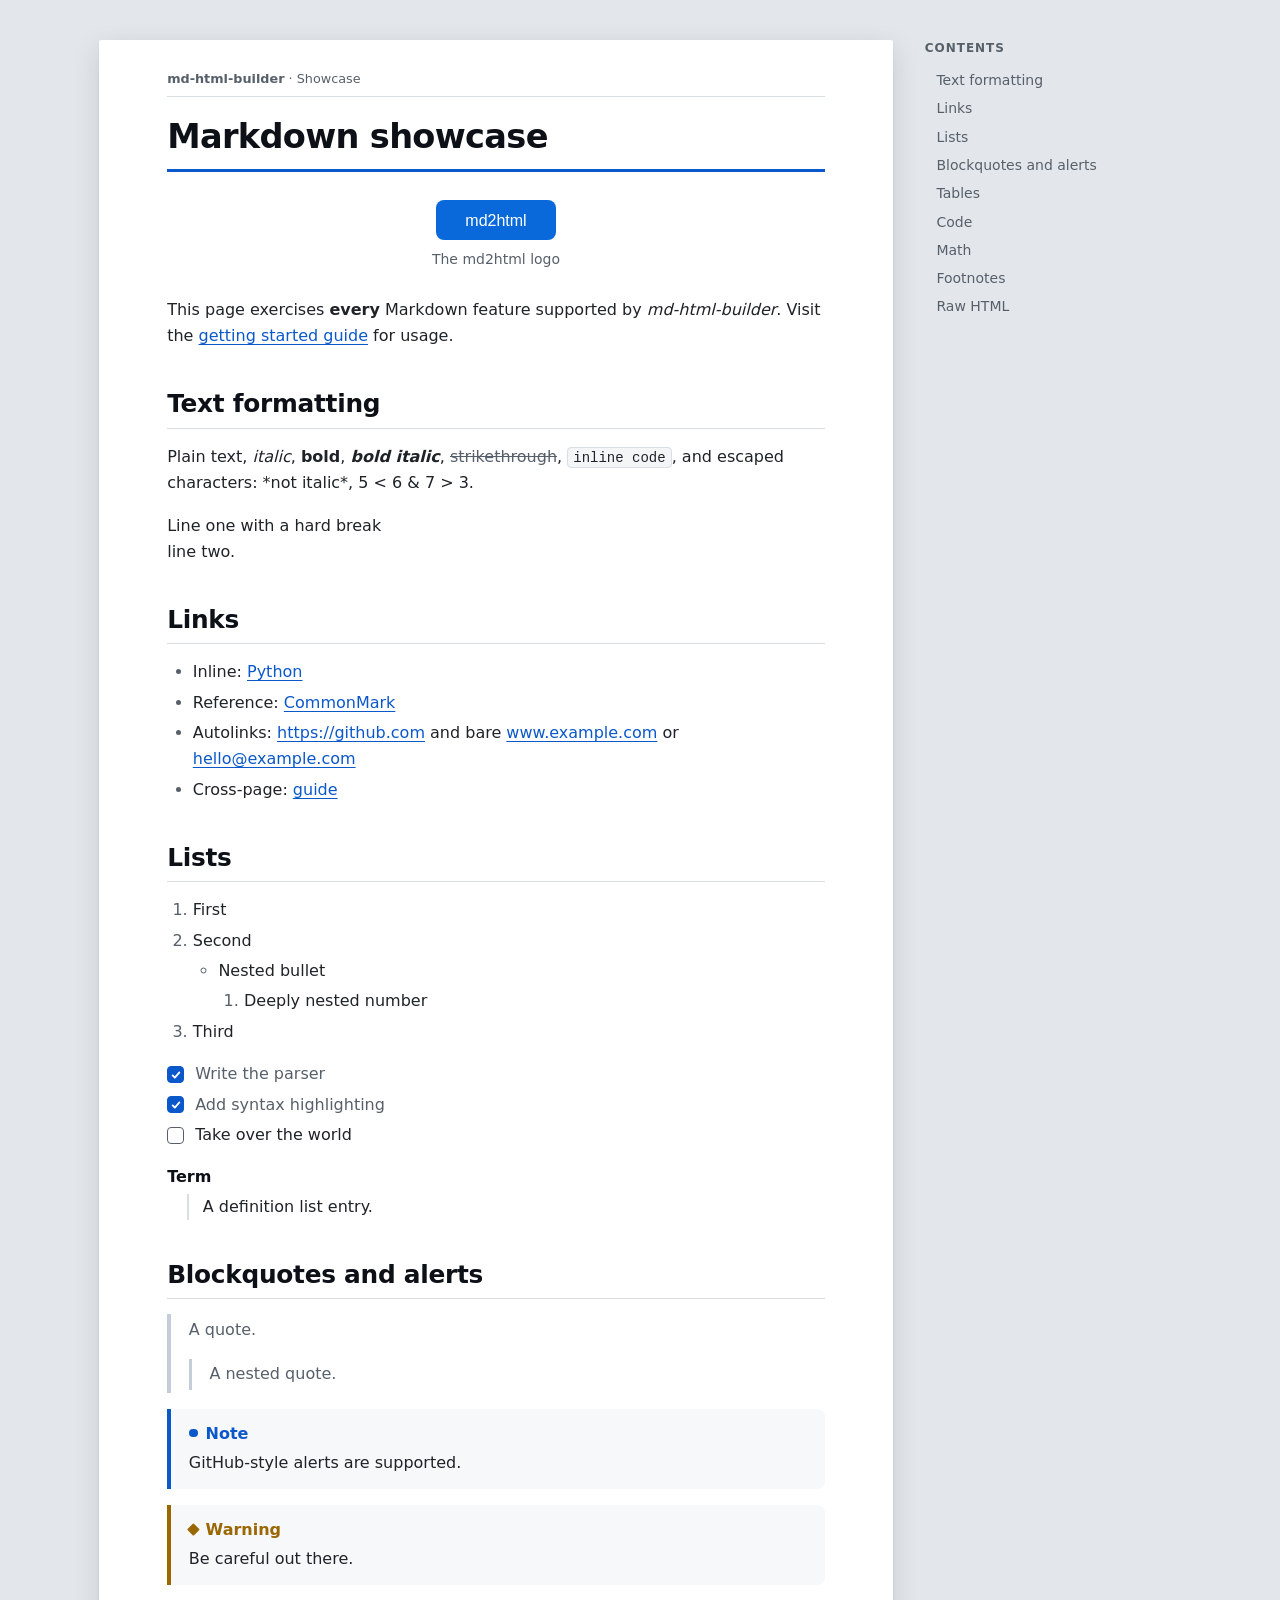
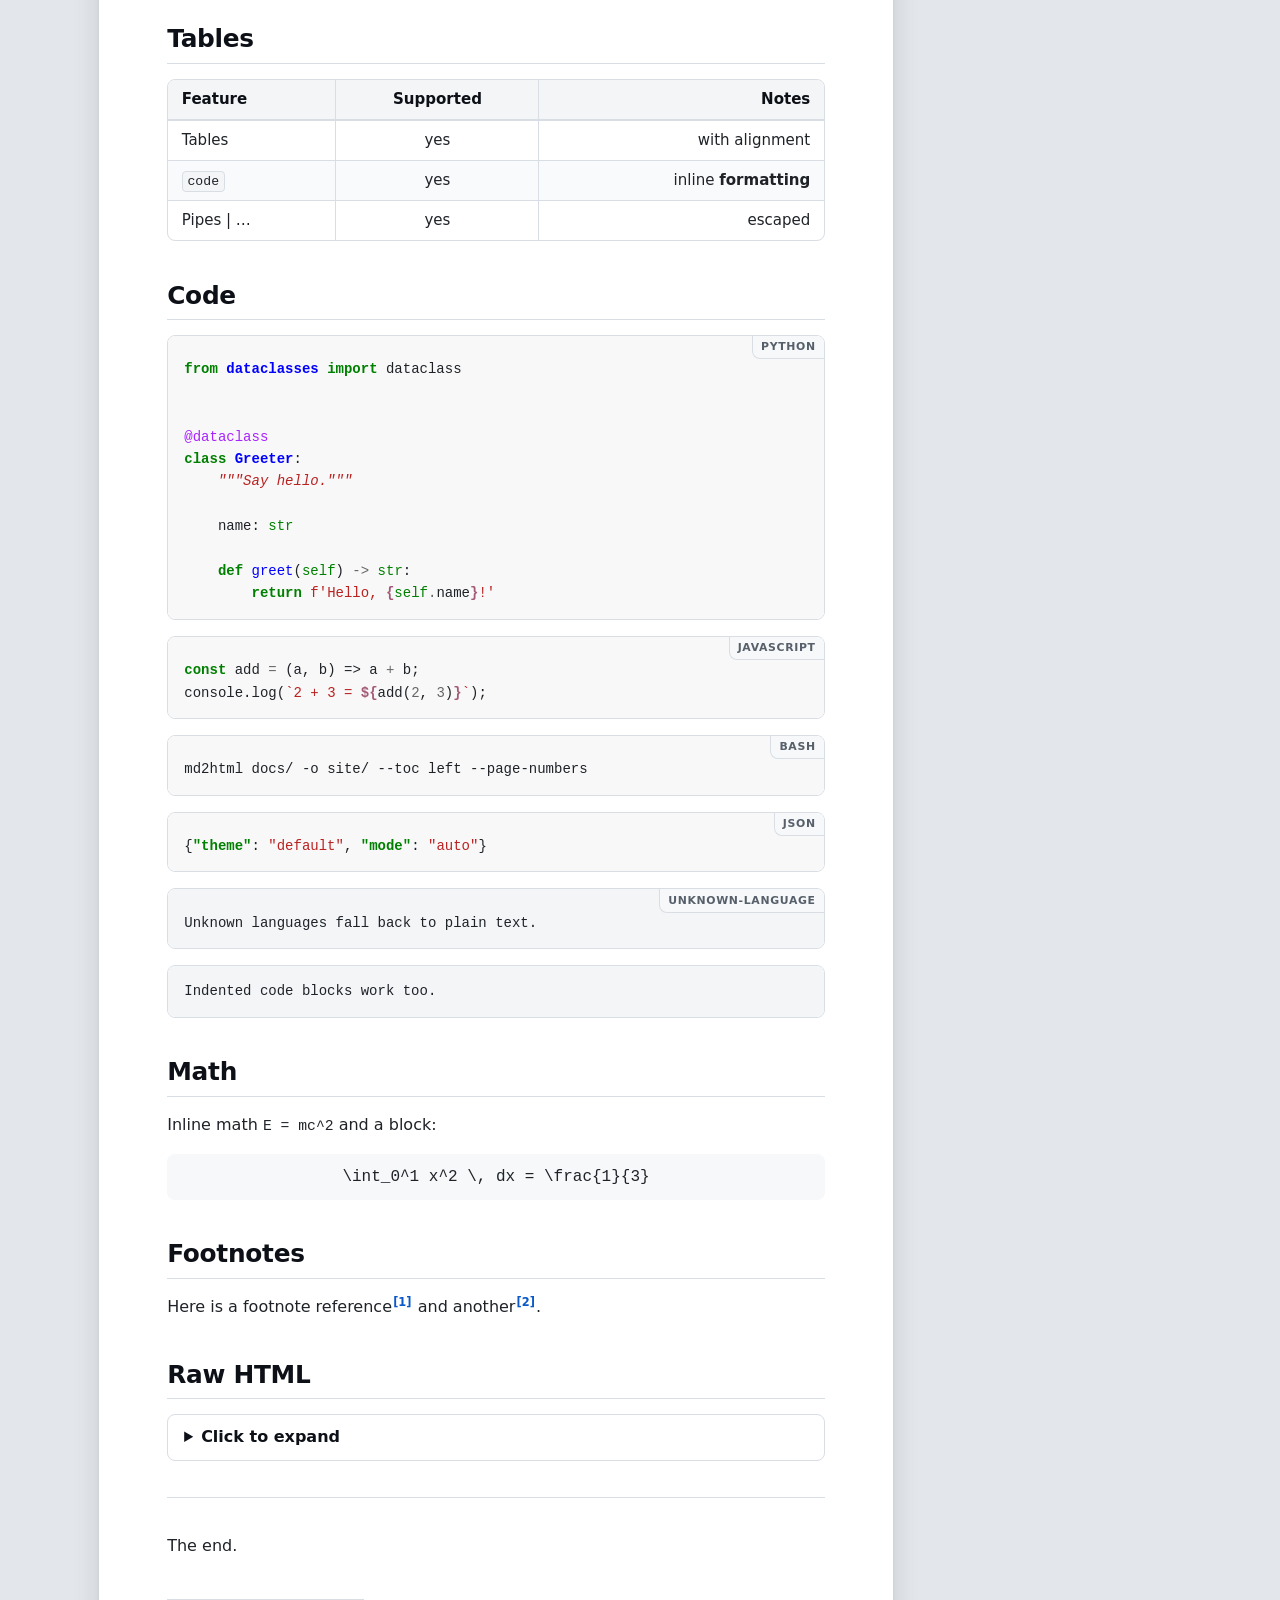
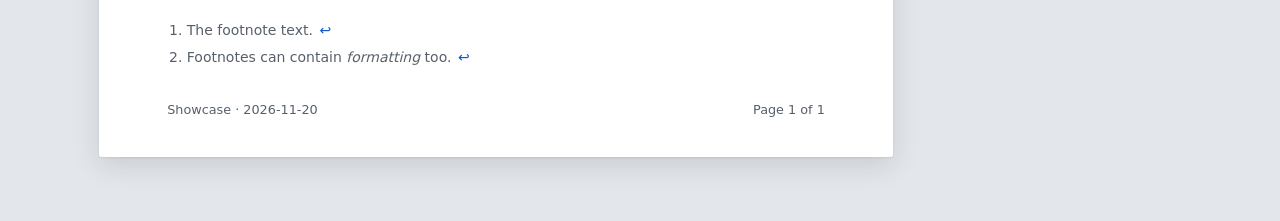
<file: examples/themes/default.html>
<!DOCTYPE html>
<html lang="en" data-theme="auto" data-toc="right">
<head>
<meta charset="utf-8">
<meta name="viewport" content="width=device-width, initial-scale=1">
<meta name="generator" content="md-html-builder 0.1.0">
<meta name="color-scheme" content="light dark">
<meta name="description" content="Every Markdown feature supported by md-html-builder.">
<meta name="author" content="md-html-builder">
<title>Showcase</title>
<style id="mdh-styles">
/* ---- base ---- */
/*
 * md-html-builder shared base stylesheet.
 *
 * Every built-in theme is layered on top of this file. It implements the page layouts
 * (the "paged" sheet-of-paper view and the "web" view), every Markdown component, the
 * accessibility helpers and the print stylesheet. All visual decisions are read from
 * CSS custom properties so themes and users can change them without touching selectors.
 *
 * Sections:
 *   1. Tokens (defaults; themes override)      6. Header, footer, page number
 *   2. Document & typography                   7. Navigation, TOC, pager
 *   3. Accessibility helpers                   8. Markdown components
 *   4. Web view layout                         9. Small screens
 *   5. Paged view (sheet of paper)            10. Print / PDF
 */

/* 1. Tokens ------------------------------------------------------------------------- */
:root {
  --mdh-font-body: system-ui, -apple-system, 'Segoe UI', Roboto, 'Helvetica Neue', Arial,
    'Noto Sans', sans-serif, 'Apple Color Emoji', 'Segoe UI Emoji';
  --mdh-font-heading: var(--mdh-font-body);
  --mdh-font-code: ui-monospace, 'SF Mono', SFMono-Regular, 'Cascadia Code', 'JetBrains Mono',
    Menlo, Consolas, 'Liberation Mono', monospace;
  --mdh-font-size: 16px;
  --mdh-line-height: 1.65;
  --mdh-content-max-width: 48rem;
  --mdh-sidebar-width: 16rem;

  --mdh-heading-weight: 600;
  --mdh-heading-line-height: 1.25;
  --mdh-heading-letter-spacing: -0.011em;
  --mdh-h1-size: 2.1em;
  --mdh-h2-size: 1.55em;
  --mdh-h3-size: 1.25em;
  --mdh-h4-size: 1.08em;
  --mdh-h5-size: 1em;
  --mdh-h6-size: 0.92em;
  --mdh-code-font-size: 0.875em;
  --mdh-text-align: left;
  --mdh-hyphens: manual;
  --mdh-block-spacing: 1em;
  --mdh-radius: 8px;
  --mdh-gutter: 2rem;
  --mdh-bar-font-size: 0.8rem;
  --mdh-sheet-shadow: 0 1px 2px rgb(0 0 0 / 0.08), 0 8px 28px rgb(0 0 0 / 0.12);

  /* Physical page (overridden from the `page` configuration section). */
  --mdh-page-width: 210mm;
  --mdh-page-height: 297mm;
  --mdh-page-margin-top: 20mm;
  --mdh-page-margin-right: 18mm;
  --mdh-page-margin-bottom: 20mm;
  --mdh-page-margin-left: 18mm;

  /* Optional colours: fall back to core colours when a theme does not define them. */
  --mdh-color-desk: var(--mdh-color-surface);
  --mdh-color-selection: var(--mdh-color-table-stripe);
  --mdh-color-mark: #fff2a8;
  --mdh-color-mark-text: #1f2328;
  --mdh-color-focus: var(--mdh-color-accent);
  --mdh-color-note: var(--mdh-color-link);
  --mdh-color-tip: #1a7f37;
  --mdh-color-important: #8250df;
  --mdh-color-warning: #9a6700;
  --mdh-color-caution: #cf222e;
}

/* 2. Document & typography ------------------------------------------------------------ */
*, *::before, *::after { box-sizing: border-box; }

html {
  font-size: var(--mdh-font-size);
  -webkit-text-size-adjust: 100%;
  text-size-adjust: 100%;
}

body {
  margin: 0;
  min-height: 100vh;
  background: var(--mdh-color-bg);
  color: var(--mdh-color-text);
  font-family: var(--mdh-font-body);
  line-height: var(--mdh-line-height);
  font-kerning: normal;
  text-rendering: optimizeLegibility;
  -webkit-font-smoothing: antialiased;
  -moz-osx-font-smoothing: grayscale;
  overflow-wrap: break-word;
}

.markdown-body {
  text-align: var(--mdh-text-align);
  hyphens: var(--mdh-hyphens);
  -webkit-hyphens: var(--mdh-hyphens);
}

/* :where() keeps this rhythm rule at low specificity so components can override it. */
.markdown-body :where(p, ul, ol, dl, blockquote, table, pre, details, figure, .mdh-code,
  .mdh-table-wrap, .markdown-alert, .math.block) {
  margin-top: 0;
  margin-bottom: var(--mdh-block-spacing);
}
.markdown-body > :first-child { margin-top: 0; }
.markdown-body > :last-child { margin-bottom: 0; }

.markdown-body :is(h1, h2, h3, h4, h5, h6) {
  font-family: var(--mdh-font-heading);
  font-weight: var(--mdh-heading-weight);
  line-height: var(--mdh-heading-line-height);
  letter-spacing: var(--mdh-heading-letter-spacing);
  color: var(--mdh-color-heading);
  text-align: left;
  hyphens: manual;
  margin: 1.6em 0 0.6em;
  scroll-margin-top: 1.5rem;
  text-wrap: balance;
}
.markdown-body h1 { font-size: var(--mdh-h1-size); margin-top: 0.5em; }
.markdown-body h2 {
  font-size: var(--mdh-h2-size);
  padding-bottom: 0.3em;
  border-bottom: 1px solid var(--mdh-color-border);
}
.markdown-body h3 { font-size: var(--mdh-h3-size); }
.markdown-body h4 { font-size: var(--mdh-h4-size); }
.markdown-body h5 { font-size: var(--mdh-h5-size); }
.markdown-body h6 {
  font-size: var(--mdh-h6-size);
  color: var(--mdh-color-muted);
  text-transform: uppercase;
  letter-spacing: 0.04em;
}

.markdown-body .header-anchor {
  margin-left: 0.3em;
  font-weight: 400;
  color: var(--mdh-color-muted);
  text-decoration: none;
  opacity: 0;
  transition: opacity 0.15s ease;
}
.markdown-body :is(h1, h2, h3, h4, h5, h6):hover .header-anchor,
.markdown-body .header-anchor:focus-visible { opacity: 1; }

a {
  hyphens: manual;
  color: var(--mdh-color-link);
  text-decoration-line: underline;
  text-decoration-thickness: 0.07em;
  text-underline-offset: 0.18em;
}
a:hover { text-decoration-thickness: 0.14em; }

strong, b { font-weight: 700; }
small { font-size: 0.85em; }
sub, sup { font-size: 0.75em; line-height: 0; position: relative; vertical-align: baseline; }
sup { top: -0.5em; }
sub { bottom: -0.25em; }
abbr[title] { text-decoration: underline dotted; cursor: help; }
s, del { color: var(--mdh-color-muted); }
mark { background: var(--mdh-color-mark); color: var(--mdh-color-mark-text); padding: 0 0.15em; border-radius: 2px; }
kbd {
  display: inline-block;
  padding: 0.1em 0.4em;
  font: 0.8em/1.3 var(--mdh-font-code);
  color: var(--mdh-color-text);
  background: var(--mdh-color-surface);
  border: 1px solid var(--mdh-color-border);
  border-bottom-width: 2px;
  border-radius: 4px;
}

::selection { background: var(--mdh-color-selection); }

/* 3. Accessibility helpers ------------------------------------------------------------- */
.mdh-skip-link {
  position: absolute;
  left: 1rem;
  top: -10rem;
  z-index: 100;
  padding: 0.6rem 1rem;
  background: var(--mdh-color-bg);
  color: var(--mdh-color-link);
  border: 2px solid var(--mdh-color-focus);
  border-radius: var(--mdh-radius);
  font-weight: 600;
}
.mdh-skip-link:focus { top: 1rem; }

:focus-visible {
  outline: 3px solid var(--mdh-color-focus);
  outline-offset: 2px;
  border-radius: 2px;
}

.mdh-print-regions { display: none; }

@media (prefers-reduced-motion: reduce) {
  *, *::before, *::after { transition: none !important; scroll-behavior: auto !important; }
}

/* 4. Web view layout ----------------------------------------------------------------------- */
.mdh-view-web { display: flex; flex-direction: column; }
.mdh-view-web .mdh-layout {
  flex: 1 0 auto;
  display: grid;
  grid-template-columns: minmax(0, var(--mdh-content-max-width));
  grid-template-areas: 'nav' 'toc' 'content';
  column-gap: var(--mdh-gutter);
  width: 100%;
  padding: 2.5rem 1.5rem 3rem;
}
.mdh-view-web.mdh-align-center .mdh-layout { justify-content: center; }
.mdh-view-web .mdh-site-nav { grid-area: nav; }
.mdh-view-web .mdh-toc { grid-area: toc; }
.mdh-view-web .mdh-content { grid-area: content; min-width: 0; }

@media (min-width: 62rem) {
  .mdh-view-web.mdh-toc-left .mdh-layout {
    grid-template-columns: var(--mdh-sidebar-width) minmax(0, var(--mdh-content-max-width));
    grid-template-areas: 'toc content';
  }
  .mdh-view-web.mdh-toc-right .mdh-layout {
    grid-template-columns: minmax(0, var(--mdh-content-max-width)) var(--mdh-sidebar-width);
    grid-template-areas: 'content toc';
  }
  .mdh-view-web.mdh-has-nav:is(.mdh-toc-none, .mdh-toc-top) .mdh-layout {
    grid-template-columns: var(--mdh-sidebar-width) minmax(0, var(--mdh-content-max-width));
    grid-template-areas: 'nav toc' 'nav content';
  }
  .mdh-view-web.mdh-has-nav:is(.mdh-toc-left, .mdh-toc-right) .mdh-layout {
    grid-template-columns: var(--mdh-sidebar-width) minmax(0, var(--mdh-content-max-width))
      var(--mdh-sidebar-width);
    grid-template-areas: 'nav content toc';
  }
  .mdh-view-web .mdh-toc:is(.mdh-toc-left, .mdh-toc-right) > nav,
  .mdh-view-web .mdh-site-nav-inner {
    position: sticky;
    top: 1.5rem;
    max-height: calc(100vh - 3rem);
    overflow: auto;
  }
  .mdh-view-web .mdh-toc.mdh-toc-left > nav, .mdh-view-web .mdh-site-nav-inner { padding-right: 0.5rem; }
}

/* 5. Paged view: the document as a sheet of paper ------------------------------------------ */
.mdh-view-paged { background: var(--mdh-color-desk); }
.mdh-view-paged .mdh-layout { padding: 2.5rem var(--mdh-gutter) 4rem; }

.mdh-sheet {
  --_mt: var(--mdh-page-margin-top);
  --_mr: var(--mdh-page-margin-right);
  --_mb: var(--mdh-page-margin-bottom);
  --_ml: var(--mdh-page-margin-left);
  position: relative;
  display: flex;
  flex-direction: column;
  width: min(var(--mdh-page-width), 100%);
  min-height: var(--mdh-page-height);
  margin: 0 auto;
  padding: var(--_mt) var(--_mr) var(--_mb) var(--_ml);
  background: var(--mdh-color-bg);
  box-shadow: var(--mdh-sheet-shadow);
  border-radius: 2px;
}
.mdh-view-paged.mdh-align-left .mdh-sheet { margin-left: 0; }
.mdh-sheet > .mdh-content { flex: 1 0 auto; min-width: 0; }

/* Header and footer live in the sheet's top/bottom margins, exactly like on paper. */
.mdh-sheet > .mdh-header {
  display: flex;
  align-items: flex-end;
  height: var(--_mt);
  margin: calc(-1 * var(--_mt)) 0 0;
  padding: 0 0 5mm;
  background: none;
  color: var(--mdh-color-muted);
  border: 0;
}
.mdh-sheet > .mdh-header .mdh-header-inner { width: 100%; }
.mdh-sheet > .mdh-footer {
  display: block;
  height: var(--_mb);
  margin: 0 0 calc(-1 * var(--_mb));
  padding: 5mm 0 0;
  background: none;
  color: var(--mdh-color-muted);
  border: 0;
}

/* Sidebars sit on the desk beside the sheet on wide screens, inside the sheet otherwise. */
.mdh-sheet > :is(.mdh-toc, .mdh-site-nav) {
  margin: 0 0 2rem;
  padding: 1rem 1.25rem;
  border: 1px solid var(--mdh-color-border);
  border-radius: var(--mdh-radius);
  background: var(--mdh-color-surface);
}

/* One sidebar (TOC or page navigation) fits beside an A4 sheet from 76rem; both need 92rem.
   Below that they are shown as boxes at the top of the sheet. */
@media screen and (min-width: 76rem) {
  .mdh-view-paged:not(.mdh-has-nav).mdh-toc-right .mdh-layout {
    padding-right: calc(var(--mdh-sidebar-width) + 2 * var(--mdh-gutter));
  }
  .mdh-view-paged:not(.mdh-has-nav).mdh-toc-left .mdh-layout,
  .mdh-view-paged.mdh-has-nav:is(.mdh-toc-none, .mdh-toc-top) .mdh-layout {
    padding-left: calc(var(--mdh-sidebar-width) + 2 * var(--mdh-gutter));
  }
  .mdh-view-paged:not(.mdh-has-nav) .mdh-sheet > .mdh-toc-right {
    position: absolute;
    top: 0;
    bottom: 0;
    left: calc(100% + var(--mdh-gutter));
    width: var(--mdh-sidebar-width);
    margin: 0;
    padding: 0;
    border: 0;
    background: none;
  }
  .mdh-view-paged:not(.mdh-has-nav) .mdh-sheet > .mdh-toc-left,
  .mdh-view-paged.mdh-has-nav:is(.mdh-toc-none, .mdh-toc-top) .mdh-sheet > .mdh-site-nav {
    position: absolute;
    top: 0;
    bottom: 0;
    right: calc(100% + var(--mdh-gutter));
    width: var(--mdh-sidebar-width);
    margin: 0;
    padding: 0;
    border: 0;
    background: none;
  }
}

@media screen and (min-width: 92rem) {
  .mdh-view-paged.mdh-has-nav:is(.mdh-toc-left, .mdh-toc-right) .mdh-layout {
    padding-left: calc(var(--mdh-sidebar-width) + 2 * var(--mdh-gutter));
    padding-right: calc(var(--mdh-sidebar-width) + 2 * var(--mdh-gutter));
  }
  .mdh-view-paged.mdh-has-nav .mdh-sheet > :is(.mdh-toc-left, .mdh-toc-right) {
    position: absolute;
    top: 0;
    bottom: 0;
    left: calc(100% + var(--mdh-gutter));
    width: var(--mdh-sidebar-width);
    margin: 0;
    padding: 0;
    border: 0;
    background: none;
  }
  .mdh-view-paged.mdh-has-nav .mdh-sheet > .mdh-site-nav {
    position: absolute;
    top: 0;
    bottom: 0;
    right: calc(100% + var(--mdh-gutter));
    width: var(--mdh-sidebar-width);
    margin: 0;
    padding: 0;
    border: 0;
    background: none;
  }
}

/* Sticky contents while a sidebar sits beside the sheet. */
@media screen and (min-width: 76rem) {
  .mdh-view-paged .mdh-sheet > :is(.mdh-toc-left, .mdh-toc-right) > nav,
  .mdh-view-paged .mdh-sheet > .mdh-site-nav > .mdh-site-nav-inner {
    position: sticky;
    top: 1.5rem;
    max-height: calc(100vh - 3rem);
    overflow: auto;
  }
}

/* 6. Header, footer, page number --------------------------------------------------------- */
.mdh-header, .mdh-footer, .mdh-running-header, .mdh-running-footer {
  font-size: var(--mdh-bar-font-size);
  line-height: 1.45;
}
.mdh-view-web .mdh-header {
  background: var(--mdh-color-header-bg);
  color: var(--mdh-color-header-text);
  border-bottom: 1px solid var(--mdh-color-border);
  padding: 0.85rem 1.5rem;
  font-size: 0.95rem;
  font-weight: 600;
}
.mdh-view-web .mdh-footer {
  background: var(--mdh-color-footer-bg);
  color: var(--mdh-color-footer-text);
  border-top: 1px solid var(--mdh-color-border);
  padding: 1rem 1.5rem;
}
.mdh-view-web :is(.mdh-header-inner, .mdh-footer-inner) {
  max-width: calc(var(--mdh-content-max-width) + 2 * var(--mdh-sidebar-width) + 4rem);
  margin: 0 auto;
}
.mdh-view-web.mdh-align-left :is(.mdh-header-inner, .mdh-footer-inner) { margin-left: 0; }

.mdh-sheet .mdh-header-inner, .mdh-running-header .mdh-header-inner {
  padding-bottom: 2mm;
  border-bottom: 0.5pt solid var(--mdh-color-border);
}
.mdh-header a, .mdh-footer a, .mdh-running-header a, .mdh-running-footer a { color: inherit; }

.mdh-footer-inner {
  display: flex;
  justify-content: space-between;
  align-items: baseline;
  gap: 0.5rem 1.5rem;
  flex-wrap: wrap;
}
.mdh-footer-text { min-width: 0; }
.mdh-page-number {
  margin-left: auto;
  font-variant-numeric: tabular-nums;
  white-space: nowrap;
}
.mdh-pagenum-left .mdh-page-number { order: -1; margin-left: 0; margin-right: auto; }
.mdh-pagenum-left .mdh-footer-text { margin-left: auto; }
.mdh-pagenum-center .mdh-footer-inner { justify-content: center; }
.mdh-pagenum-center .mdh-page-number { margin: 0 auto; }
.mdh-pagenum-center .mdh-footer-text { flex-basis: 100%; text-align: center; }

/* 7. Navigation, table of contents, pager ------------------------------------------------- */
.mdh-toc, .mdh-site-nav { font-size: 0.875rem; line-height: 1.45; }
.mdh-toc-title, .mdh-site-nav-title {
  margin: 0 0 0.6rem;
  font-family: var(--mdh-font-heading);
  font-size: 0.75rem;
  font-weight: 700;
  letter-spacing: 0.08em;
  text-transform: uppercase;
  color: var(--mdh-color-muted);
}
.mdh-toc ul, .mdh-site-nav ul { list-style: none; margin: 0; padding: 0; }
.mdh-toc ul ul { padding-left: 0.9rem; }
.mdh-toc li, .mdh-site-nav li { margin: 0.1rem 0; }
.mdh-toc a, .mdh-site-nav a {
  display: block;
  padding: 0.2rem 0.6rem;
  color: var(--mdh-color-muted);
  text-decoration: none;
  border-left: 2px solid transparent;
  border-radius: 0 4px 4px 0;
}
.mdh-toc a:hover, .mdh-site-nav a:hover {
  color: var(--mdh-color-link);
  border-left-color: var(--mdh-color-border);
  background: var(--mdh-color-surface);
}
.mdh-site-nav .is-current > a {
  color: var(--mdh-color-heading);
  font-weight: 600;
  border-left-color: var(--mdh-color-accent);
}
.mdh-view-web .mdh-toc, .mdh-view-web .mdh-site-nav { margin-bottom: 2rem; }
.mdh-view-web .mdh-toc.mdh-toc-top {
  padding: 1rem 1.25rem;
  border: 1px solid var(--mdh-color-border);
  border-radius: var(--mdh-radius);
  background: var(--mdh-color-surface);
}
.mdh-toc.mdh-toc-top .mdh-toc-list { columns: 2 14rem; column-gap: 2rem; }
.mdh-toc.mdh-toc-top .mdh-toc-list > li { break-inside: avoid; }

.mdh-pager {
  display: flex;
  justify-content: space-between;
  gap: 1rem;
  margin-top: 3rem;
}
.mdh-view-paged .mdh-pager {
  width: min(var(--mdh-page-width), 100%);
  margin: 2rem auto 0;
}
.mdh-view-paged.mdh-align-left .mdh-pager { margin-left: 0; }
.mdh-pager a {
  flex: 0 1 48%;
  padding: 0.8rem 1.1rem;
  border: 1px solid var(--mdh-color-border);
  border-radius: var(--mdh-radius);
  background: var(--mdh-color-bg);
  color: var(--mdh-color-heading);
  text-decoration: none;
}
.mdh-pager a:hover { border-color: var(--mdh-color-accent); }
.mdh-pager-next { margin-left: auto; text-align: right; }
.mdh-pager-label {
  display: block;
  font-size: 0.75rem;
  letter-spacing: 0.06em;
  text-transform: uppercase;
  color: var(--mdh-color-muted);
}
.mdh-pager-prev .mdh-pager-label::before { content: '\2190\00a0'; }
.mdh-pager-next .mdh-pager-label::after { content: '\00a0\2192'; }
.mdh-pager-title { font-weight: 600; color: var(--mdh-color-link); }

/* 8. Markdown components ---------------------------------------------------------------- */

/* Lists */
.markdown-body :is(ul, ol) { padding-left: 1.6em; }
.markdown-body li > :is(ul, ol) { margin-top: 0.25em; margin-bottom: 0; }
.markdown-body li + li { margin-top: 0.25em; }
.markdown-body li > p { margin-bottom: 0.5em; }
.markdown-body li::marker { color: var(--mdh-color-muted); }
.markdown-body ol > li::marker { font-variant-numeric: tabular-nums; }

/* Task lists: the (disabled) checkbox stays in the DOM for assistive technology but is
   drawn by li::before so it looks identical in every browser and in PDF engines. */
.markdown-body .contains-task-list { list-style: none; padding-left: 0; }
.markdown-body .contains-task-list .contains-task-list { padding-left: 1.6em; }
.markdown-body .task-list-item { position: relative; list-style: none; padding-left: 1.75em; }
.markdown-body .task-list-item-checkbox {
  position: absolute;
  left: 0;
  top: 0.3em;
  width: 1.05em;
  height: 1.05em;
  margin: 0;
  opacity: 0;
  pointer-events: none;
}
.markdown-body .task-list-item::before {
  content: '';
  position: absolute;
  left: 0;
  top: 0.3em;
  width: 1.05em;
  height: 1.05em;
  border: 1.5px solid var(--mdh-color-muted);
  border-radius: 0.25em;
  background: var(--mdh-color-bg) no-repeat center / 78% 78%;
}
.markdown-body .task-list-item.is-checked { color: var(--mdh-color-muted); }
.markdown-body .task-list-item.is-checked::before {
  border-color: var(--mdh-color-accent);
  background-color: var(--mdh-color-accent);
  background-image: url("data:image/svg+xml,%3Csvg xmlns='http://www.w3.org/2000/svg' viewBox='0 0 16 16'%3E%3Cpath fill='none' stroke='%23fff' stroke-width='2.4' stroke-linecap='round' stroke-linejoin='round' d='M3.5 8.5l3 3 6-7'/%3E%3C/svg%3E");
}

/* Definition lists */
.markdown-body dt { font-weight: 600; color: var(--mdh-color-heading); margin-top: 0.75em; }
.markdown-body dt:first-child { margin-top: 0; }
.markdown-body dd {
  margin: 0.2em 0 0 1.25em;
  padding-left: 0.85em;
  border-left: 2px solid var(--mdh-color-border);
}

/* Blockquotes */
.markdown-body blockquote {
  margin-left: 0;
  margin-right: 0;
  padding: 0.15em 1.1em;
  color: var(--mdh-color-muted);
  border-left: 4px solid var(--mdh-color-blockquote-border);
}
.markdown-body blockquote > :last-child { margin-bottom: 0; }
.markdown-body blockquote blockquote { margin-top: 0.5em; border-left-width: 3px; }

/* GitHub-style alerts */
.markdown-body .markdown-alert {
  --_alert: var(--mdh-color-note);
  padding: 0.75em 1.1em;
  border-left: 4px solid var(--_alert);
  border-radius: 0 var(--mdh-radius) var(--mdh-radius) 0;
  background: var(--mdh-color-surface);
  color: var(--mdh-color-text);
}
.markdown-body .markdown-alert > :last-child { margin-bottom: 0; }
.markdown-body .markdown-alert-tip { --_alert: var(--mdh-color-tip); }
.markdown-body .markdown-alert-important { --_alert: var(--mdh-color-important); }
.markdown-body .markdown-alert-warning { --_alert: var(--mdh-color-warning); }
.markdown-body .markdown-alert-caution { --_alert: var(--mdh-color-caution); }
.markdown-body .markdown-alert-title {
  margin-bottom: 0.2em;
  font-weight: 700;
  color: var(--_alert);
}
/* A small marker in the alert colour; shape varies so colour is never the only cue. */
.markdown-body .markdown-alert-title::before {
  content: '';
  display: inline-block;
  width: 0.55em;
  height: 0.55em;
  margin-right: 0.5em;
  vertical-align: 0.08em;
  background: var(--_alert);
  border-radius: 50%;
}
.markdown-body :is(.markdown-alert-warning, .markdown-alert-caution) .markdown-alert-title::before {
  border-radius: 1px;
  transform: rotate(45deg);
}
.markdown-body .markdown-alert-important .markdown-alert-title::before { border-radius: 1px; }

/* Inline code */
.markdown-body :not(pre) > code {
  padding: 0.12em 0.36em;
  font-family: var(--mdh-font-code);
  font-size: var(--mdh-code-font-size);
  color: var(--mdh-color-code-text);
  background: var(--mdh-color-code-bg);
  border: 1px solid var(--mdh-color-border);
  border-radius: 0.3em;
  overflow-wrap: anywhere;
}
.markdown-body a > code { color: inherit; }

/* Code blocks (Pygments supplies .highlight colours) */
.markdown-body .mdh-code {
  position: relative;
  border: 1px solid var(--mdh-color-border);
  border-radius: var(--mdh-radius);
  overflow: hidden;
  text-align: left;
  hyphens: none;
}
.markdown-body .mdh-code .highlight { margin: 0; border-radius: 0; }
.markdown-body .mdh-code pre {
  margin: 0;
  padding: 1em 1.15em;
  overflow-x: auto;
  font-family: var(--mdh-font-code);
  font-size: var(--mdh-code-font-size);
  line-height: 1.6;
  tab-size: 4;
  background: transparent;
}
.markdown-body .mdh-code pre code { font: inherit; background: none; padding: 0; border: 0; }
.markdown-body .mdh-code[data-lang] pre { padding-top: 1.6em; }
.markdown-body .mdh-code-plain .highlight {
  background: var(--mdh-color-code-bg);
  color: var(--mdh-color-code-text);
}
.markdown-body .mdh-code-lang {
  position: absolute;
  top: 0;
  right: 0;
  z-index: 1;
  padding: 0.2em 0.75em;
  font-family: var(--mdh-font-body);
  font-size: 0.68rem;
  font-weight: 600;
  letter-spacing: 0.06em;
  text-transform: uppercase;
  color: var(--mdh-color-muted);
  background: var(--mdh-color-surface);
  border-left: 1px solid var(--mdh-color-border);
  border-bottom: 1px solid var(--mdh-color-border);
  border-bottom-left-radius: var(--mdh-radius);
  user-select: none;
}
.markdown-body .highlighttable { width: 100%; margin: 0; border: 0; border-spacing: 0; }
.markdown-body .highlighttable :is(td, th) { padding: 0; border: 0; background: none; }
.markdown-body .highlighttable tr { background: none; }
.markdown-body .highlighttable td.linenos {
  width: 1%;
  border-right: 1px solid var(--mdh-color-border);
  user-select: none;
}
.markdown-body .highlighttable td.linenos pre { padding-right: 0.8em; opacity: 0.7; text-align: right; }
.markdown-body .highlighttable td.code { width: 99%; }
.markdown-body .highlighttable .linenodiv pre { background: none; }

/* Tables */
.markdown-body .mdh-table-wrap {
  overflow-x: auto;
  border: var(--mdh-table-frame, 1px solid var(--mdh-color-border));
  border-radius: var(--mdh-radius);
}
.markdown-body .mdh-table-wrap > table { margin: 0; border: 0; }
.markdown-body table:not(.highlighttable) {
  width: 100%;
  border-collapse: collapse;
  border-spacing: 0;
  font-size: 0.94em;
  line-height: 1.5;
  font-variant-numeric: tabular-nums;
  text-align: left;
  hyphens: manual;
}
.markdown-body table:not(.highlighttable) :is(th, td) {
  padding: 0.55em 0.9em;
  border-bottom: 1px solid var(--mdh-color-border);
  vertical-align: top;
}
.markdown-body table:not(.highlighttable) :is(th, td) + :is(th, td) {
  border-left: 1px solid var(--mdh-color-border);
}
.markdown-body table:not(.highlighttable) thead th {
  background: var(--mdh-color-table-header-bg);
  color: var(--mdh-color-heading);
  font-weight: 600;
  border-bottom: 2px solid var(--mdh-color-border);
  white-space: nowrap;
}
.markdown-body table:not(.highlighttable) tbody tr:nth-child(even) {
  background: var(--mdh-color-table-stripe);
}
.markdown-body table:not(.highlighttable) tbody tr:last-child > * { border-bottom: 0; }
.markdown-body table:not(.highlighttable) caption {
  caption-side: bottom;
  padding: 0.5em;
  font-size: 0.875em;
  color: var(--mdh-color-muted);
}

/* Images and figures */
.markdown-body img { max-width: 100%; height: auto; border-style: none; vertical-align: middle; }
.markdown-body figure.mdh-figure { margin: 1.75em 0; text-align: center; }
.markdown-body figure.mdh-figure img { display: block; margin: 0 auto; }
.markdown-body figcaption {
  margin-top: 0.6em;
  font-size: 0.875em;
  line-height: 1.45;
  color: var(--mdh-color-muted);
  text-align: center;
}
.markdown-body p > img:only-child { display: block; margin: 0 auto; }

/* Horizontal rules */
.markdown-body hr {
  height: 0;
  margin: 2.2em 0;
  border: 0;
  border-top: 1px solid var(--mdh-color-border);
}

/* Footnotes */
.markdown-body .footnote-ref a {
  padding: 0 0.1em;
  font-size: 0.95em;
  font-weight: 600;
  text-decoration: none;
}
.markdown-body hr.footnotes-sep { width: 30%; margin: 2.5em 0 1.25em; }
.markdown-body .footnotes {
  font-size: 0.875em;
  line-height: 1.5;
  color: var(--mdh-color-muted);
}
.markdown-body .footnotes-list { padding-left: 1.4em; }
.markdown-body .footnote-item > p { margin-bottom: 0.4em; }
.markdown-body .footnote-item:target { color: var(--mdh-color-text); }
.markdown-body .footnote-backref { text-decoration: none; margin-left: 0.15em; }

/* Math (plain or MathJax) */
.markdown-body .math.inline { font-family: var(--mdh-font-code); font-size: 0.92em; }
.markdown-body .math.block {
  padding: 0.6em 1em;
  overflow-x: auto;
  font-family: var(--mdh-font-code);
  text-align: center;
  background: var(--mdh-color-surface);
  border-radius: var(--mdh-radius);
}
.markdown-body .math .math { padding: 0; margin: 0; background: none; font-size: 1em; }
.markdown-body mjx-container { overflow-x: auto; overflow-y: hidden; }

/* Raw HTML niceties */
.markdown-body details {
  padding: 0.6em 1em;
  border: 1px solid var(--mdh-color-border);
  border-radius: var(--mdh-radius);
}
.markdown-body details > summary { cursor: pointer; font-weight: 600; color: var(--mdh-color-heading); }
.markdown-body details[open] > summary { margin-bottom: 0.6em; }
.markdown-body details > :last-child { margin-bottom: 0; }

/* 9. Small screens ------------------------------------------------------------------------ */
@media screen and (max-width: 52rem) {
  .mdh-view-paged .mdh-layout { padding: 0 0 2rem; }
  .mdh-sheet {
    --_mt: 1.5rem;
    --_mr: 1.15rem;
    --_mb: 1.5rem;
    --_ml: 1.15rem;
    width: 100%;
    min-height: 0;
    border-radius: 0;
    box-shadow: none;
  }
  .mdh-sheet > .mdh-header {
    height: auto;
    margin: calc(-1 * var(--_mt)) calc(-1 * var(--_mr)) var(--_mt) calc(-1 * var(--_ml));
    padding: 0.8rem var(--_mr) 0 var(--_ml);
  }
  .mdh-sheet > .mdh-footer {
    height: auto;
    margin: 2rem 0 0;
    padding: 0.75rem 0 0;
    border-top: 1px solid var(--mdh-color-border);
  }
  .mdh-view-paged .mdh-pager { padding: 0 1rem; }
}

@media screen and (max-width: 40rem) {
  :root { --mdh-h1-size: 1.8em; --mdh-h2-size: 1.4em; --mdh-h3-size: 1.18em; }
  .mdh-view-web .mdh-layout { padding: 1.5rem 1rem 2rem; }
  .mdh-view-web .mdh-header, .mdh-view-web .mdh-footer { padding-left: 1rem; padding-right: 1rem; }
  .mdh-pager { flex-direction: column; }
  .mdh-pager a { flex-basis: auto; }
  .mdh-toc.mdh-toc-top .mdh-toc-list { columns: 1; }
  .markdown-body .mdh-code pre { padding-left: 0.9em; padding-right: 0.9em; }
}

/* 10. Print / PDF ------------------------------------------------------------------------- */
/* @page size, margins and page numbers are generated from the configuration. The page box
   is painted with the theme background so tinted or dark themes have no white margins. */
@page {
  background: var(--mdh-color-bg);
  @top-left {
    font-family: var(--mdh-font-body);
    font-size: 8.5pt;
    color: var(--mdh-color-muted);
    vertical-align: bottom;
    padding-bottom: 5mm;
  }
  @bottom-left {
    font-family: var(--mdh-font-body);
    font-size: 8.5pt;
    color: var(--mdh-color-muted);
    vertical-align: top;
    padding-top: 5mm;
  }
  @bottom-center {
    font-family: var(--mdh-font-body);
    font-size: 8.5pt;
    color: var(--mdh-color-muted);
    vertical-align: top;
    padding-top: 5mm;
  }
  @bottom-right {
    font-family: var(--mdh-font-body);
    font-size: 8.5pt;
    color: var(--mdh-color-muted);
    vertical-align: top;
    padding-top: 5mm;
  }
}

@media print {
  html, body.mdh-body { background: var(--mdh-color-bg); }
  body.mdh-body { min-height: 0; display: block; }

  /* Screen chrome is not part of the printed document. */
  .mdh-skip-link, .mdh-site-nav, .mdh-toc.mdh-toc-left, .mdh-toc.mdh-toc-right, .mdh-pager,
  .mdh-header, .mdh-footer, .markdown-body .header-anchor { display: none !important; }

  .mdh-layout, .mdh-view-web .mdh-layout, .mdh-view-paged .mdh-layout {
    display: block;
    padding: 0;
    width: auto;
  }
  .mdh-sheet {
    display: block;
    width: auto;
    min-height: 0;
    margin: 0;
    padding: 0;
    box-shadow: none;
    border-radius: 0;
    background: none;
  }
  .mdh-toc.mdh-toc-top {
    margin: 0 0 1.5em;
    padding: 0.8em 1em;
    break-inside: avoid;
  }

  /* Running header / footer copies are moved into the page margins. */
  .mdh-print-regions { display: block; }
  .mdh-running-header { position: running(mdh-running-header); width: 100%; color: var(--mdh-color-muted); }
  .mdh-running-footer { position: running(mdh-running-footer); color: var(--mdh-color-muted); }
  .mdh-running-header, .mdh-running-footer { font-family: var(--mdh-font-body); font-size: 8.5pt; }
  @supports not (position: running(mdh)) {
    .mdh-print-regions { display: none; }
  }

  /* Pagination quality. */
  .markdown-body p, .markdown-body li { orphans: 3; widows: 3; }
  .markdown-body :is(h1, h2, h3, h4, h5, h6) { break-after: avoid; page-break-after: avoid; }
  .markdown-body :is(h1, h2, h3, h4, h5, h6) + * { break-before: avoid; page-break-before: avoid; }
  .markdown-body :is(.mdh-code, figure, img, tr, .markdown-alert, .math.block, dt, blockquote) {
    break-inside: avoid;
    page-break-inside: avoid;
  }
  .markdown-body dt { break-after: avoid; }
  .markdown-body thead { display: table-header-group; }
  .markdown-body tfoot { display: table-footer-group; }
  /* Tables must fit the page: print cannot scroll. The frame moves from the wrapper to the
     table so a table split across pages is not drawn as an empty box; wide tables
     (classes added by the parser from the column count) get smaller text and padding, and
     cells may wrap anywhere as a last resort instead of being cut off at the page edge. */
  .markdown-body .mdh-table-wrap { overflow: visible; border: 0; border-radius: 0; }
  .markdown-body :where(.mdh-table-wrap) > table:not(.highlighttable) {
    border: var(--mdh-table-frame, 1px solid var(--mdh-color-border));
  }
  .markdown-body table:not(.highlighttable) :is(th, td) { overflow-wrap: anywhere; }
  .markdown-body table:not(.highlighttable) thead th { white-space: normal; }
  .markdown-body .mdh-table-wide > table:not(.highlighttable) { font-size: 0.8em; }
  .markdown-body .mdh-table-wide > table:not(.highlighttable) :is(th, td) {
    padding: 0.35em 0.45em;
  }
  .markdown-body .mdh-table-xwide > table:not(.highlighttable) { font-size: 0.62em; }
  .markdown-body .mdh-table-xwide > table:not(.highlighttable) :is(th, td) {
    padding: 0.25em 0.3em;
  }

  /* Code is wrapped instead of clipped; colours are kept (print-color-adjust above). */
  .markdown-body .mdh-code { overflow: visible; }
  .markdown-body .mdh-code pre { overflow: visible; white-space: pre-wrap; overflow-wrap: anywhere; }
  .markdown-body .math.block { overflow: visible; }
  .markdown-body a { text-decoration-thickness: 0.05em; }
  .markdown-body .footnote-backref { display: none; }
  .markdown-body .task-list-item-checkbox { display: none; }
  .markdown-body details::details-content { content-visibility: visible; display: block; }
  .markdown-body details > summary { list-style: none; }
}

/* ---- theme: default ---- */
/*
 * default - clean, modern sans-serif with a crisp blue accent.
 *
 * Built on themes/_shared/base.css. Everything below is a CSS custom property, so any value
 * can be overridden from the configuration (style.colors, style.font_*, style.variables).
 * All colour pairs meet WCAG 2.1 AA contrast (checked by the test-suite).
 */
:root {
  --mdh-font-body: system-ui, -apple-system, 'Segoe UI', Roboto, 'Helvetica Neue', Arial,
    'Noto Sans', sans-serif, 'Apple Color Emoji', 'Segoe UI Emoji';
  --mdh-font-heading: var(--mdh-font-body);
  --mdh-font-code: ui-monospace, 'SF Mono', SFMono-Regular, 'Cascadia Code', 'JetBrains Mono',
    Menlo, Consolas, 'Liberation Mono', monospace;
  --mdh-font-size: 16px;
  --mdh-line-height: 1.65;
  --mdh-content-max-width: 48rem;
  --mdh-sidebar-width: 16rem;
  --mdh-heading-weight: 600;
  --mdh-radius: 8px;
}

/* Light palette (also the default). */
:root {
  --mdh-color-bg: #ffffff;
  --mdh-color-surface: #f6f8fa;
  --mdh-color-text: #1f2328;
  --mdh-color-muted: #57606a;
  --mdh-color-heading: #0d1117;
  --mdh-color-link: #0a58ca;
  --mdh-color-accent: #0a58ca;
  --mdh-color-border: #d8dee4;
  --mdh-color-code-bg: #f3f5f7;
  --mdh-color-code-text: #1f2328;
  --mdh-color-table-header-bg: #f3f5f7;
  --mdh-color-table-stripe: #f9fafb;
  --mdh-color-blockquote-border: #c5ced8;
  --mdh-color-header-bg: #f6f8fa;
  --mdh-color-header-text: #1f2328;
  --mdh-color-footer-bg: #f6f8fa;
  --mdh-color-footer-text: #57606a;
  --mdh-color-desk: #e3e7ec;
  --mdh-color-selection: #cfe2ff;
  --mdh-color-mark: #fff2a8;
  --mdh-color-mark-text: #1f2328;
  --mdh-color-focus: #0a58ca;
  --mdh-color-note: #0a58ca;
  --mdh-color-tip: #1a7f37;
  --mdh-color-important: #8250df;
  --mdh-color-warning: #9a6700;
  --mdh-color-caution: #cf222e;
}

/* Dark palette: data-theme="dark", and "auto" when the OS prefers dark on screen. */
:root[data-theme="dark"] {
  --mdh-color-bg: #0d1117;
  --mdh-color-surface: #161b22;
  --mdh-color-text: #e6edf3;
  --mdh-color-muted: #9da7b3;
  --mdh-color-heading: #f0f6fc;
  --mdh-color-link: #58a6ff;
  --mdh-color-accent: #58a6ff;
  --mdh-color-border: #30363d;
  --mdh-color-code-bg: #161b22;
  --mdh-color-code-text: #e6edf3;
  --mdh-color-table-header-bg: #161b22;
  --mdh-color-table-stripe: #11161d;
  --mdh-color-blockquote-border: #3d444d;
  --mdh-color-header-bg: #161b22;
  --mdh-color-header-text: #e6edf3;
  --mdh-color-footer-bg: #161b22;
  --mdh-color-footer-text: #9da7b3;
  --mdh-color-desk: #010409;
  --mdh-color-selection: #1f3a5f;
  --mdh-color-mark: #5a4500;
  --mdh-color-mark-text: #f0f6fc;
  --mdh-color-focus: #58a6ff;
  --mdh-color-note: #58a6ff;
  --mdh-color-tip: #3fb950;
  --mdh-color-important: #a371f7;
  --mdh-color-warning: #d29922;
  --mdh-color-caution: #f85149;
}

@media screen and (prefers-color-scheme: dark) {
  :root[data-theme="auto"] {
    --mdh-color-bg: #0d1117;
    --mdh-color-surface: #161b22;
    --mdh-color-text: #e6edf3;
    --mdh-color-muted: #9da7b3;
    --mdh-color-heading: #f0f6fc;
    --mdh-color-link: #58a6ff;
    --mdh-color-accent: #58a6ff;
    --mdh-color-border: #30363d;
    --mdh-color-code-bg: #161b22;
    --mdh-color-code-text: #e6edf3;
    --mdh-color-table-header-bg: #161b22;
    --mdh-color-table-stripe: #11161d;
    --mdh-color-blockquote-border: #3d444d;
    --mdh-color-header-bg: #161b22;
    --mdh-color-header-text: #e6edf3;
    --mdh-color-footer-bg: #161b22;
    --mdh-color-footer-text: #9da7b3;
    --mdh-color-desk: #010409;
    --mdh-color-selection: #1f3a5f;
    --mdh-color-mark: #5a4500;
    --mdh-color-mark-text: #f0f6fc;
    --mdh-color-focus: #58a6ff;
    --mdh-color-note: #58a6ff;
    --mdh-color-tip: #3fb950;
    --mdh-color-important: #a371f7;
    --mdh-color-warning: #d29922;
    --mdh-color-caution: #f85149;
  }
}

/* Flourishes */
.markdown-body h1 { letter-spacing: -0.02em; }
.mdh-view-paged .markdown-body > h1:first-child {
  padding-bottom: 0.35em;
  border-bottom: 3px solid var(--mdh-color-accent);
}
.markdown-body blockquote { font-style: normal; }

/* Dark mode: a hairline edge keeps the sheet visible on the dark desk. */
:root[data-theme="dark"] {
  --mdh-sheet-shadow: 0 0 0 1px #30363d, 0 12px 32px rgb(0 0 0 / 0.5);
}
@media screen and (prefers-color-scheme: dark) {
  :root[data-theme="auto"] {
    --mdh-sheet-shadow: 0 0 0 1px #30363d, 0 12px 32px rgb(0 0 0 / 0.5);
  }
}

/* ---- code highlighting ---- */
pre { line-height: 125%; }
td.linenos .normal { color: inherit; background-color: transparent; padding-left: 5px; padding-right: 5px; }
span.linenos { color: inherit; background-color: transparent; padding-left: 5px; padding-right: 5px; }
td.linenos .special { color: #000000; background-color: #ffffc0; padding-left: 5px; padding-right: 5px; }
span.linenos.special { color: #000000; background-color: #ffffc0; padding-left: 5px; padding-right: 5px; }
.highlight .hll { background-color: #ffffcc }
.highlight { background: #f8f8f8; }
.highlight .c { color: #3D7B7B; font-style: italic } /* Comment */
.highlight .err { border: 1px solid #F00 } /* Error */
.highlight .k { color: #008000; font-weight: bold } /* Keyword */
.highlight .o { color: #666 } /* Operator */
.highlight .ch { color: #3D7B7B; font-style: italic } /* Comment.Hashbang */
.highlight .cm { color: #3D7B7B; font-style: italic } /* Comment.Multiline */
.highlight .cp { color: #9C6500 } /* Comment.Preproc */
.highlight .cpf { color: #3D7B7B; font-style: italic } /* Comment.PreprocFile */
.highlight .c1 { color: #3D7B7B; font-style: italic } /* Comment.Single */
.highlight .cs { color: #3D7B7B; font-style: italic } /* Comment.Special */
.highlight .gd { color: #A00000 } /* Generic.Deleted */
.highlight .ge { font-style: italic } /* Generic.Emph */
.highlight .ges { font-weight: bold; font-style: italic } /* Generic.EmphStrong */
.highlight .gr { color: #E40000 } /* Generic.Error */
.highlight .gh { color: #000080; font-weight: bold } /* Generic.Heading */
.highlight .gi { color: #008400 } /* Generic.Inserted */
.highlight .go { color: #717171 } /* Generic.Output */
.highlight .gp { color: #000080; font-weight: bold } /* Generic.Prompt */
.highlight .gs { font-weight: bold } /* Generic.Strong */
.highlight .gu { color: #800080; font-weight: bold } /* Generic.Subheading */
.highlight .gt { color: #04D } /* Generic.Traceback */
.highlight .kc { color: #008000; font-weight: bold } /* Keyword.Constant */
.highlight .kd { color: #008000; font-weight: bold } /* Keyword.Declaration */
.highlight .kn { color: #008000; font-weight: bold } /* Keyword.Namespace */
.highlight .kp { color: #008000 } /* Keyword.Pseudo */
.highlight .kr { color: #008000; font-weight: bold } /* Keyword.Reserved */
.highlight .kt { color: #B00040 } /* Keyword.Type */
.highlight .m { color: #666 } /* Literal.Number */
.highlight .s { color: #BA2121 } /* Literal.String */
.highlight .na { color: #687822 } /* Name.Attribute */
.highlight .nb { color: #008000 } /* Name.Builtin */
.highlight .nc { color: #00F; font-weight: bold } /* Name.Class */
.highlight .no { color: #800 } /* Name.Constant */
.highlight .nd { color: #A2F } /* Name.Decorator */
.highlight .ni { color: #717171; font-weight: bold } /* Name.Entity */
.highlight .ne { color: #CB3F38; font-weight: bold } /* Name.Exception */
.highlight .nf { color: #00F } /* Name.Function */
.highlight .nl { color: #767600 } /* Name.Label */
.highlight .nn { color: #00F; font-weight: bold } /* Name.Namespace */
.highlight .nt { color: #008000; font-weight: bold } /* Name.Tag */
.highlight .nv { color: #19177C } /* Name.Variable */
.highlight .ow { color: #A2F; font-weight: bold } /* Operator.Word */
.highlight .w { color: #BBB } /* Text.Whitespace */
.highlight .mb { color: #666 } /* Literal.Number.Bin */
.highlight .mf { color: #666 } /* Literal.Number.Float */
.highlight .mh { color: #666 } /* Literal.Number.Hex */
.highlight .mi { color: #666 } /* Literal.Number.Integer */
.highlight .mo { color: #666 } /* Literal.Number.Oct */
.highlight .sa { color: #BA2121 } /* Literal.String.Affix */
.highlight .sb { color: #BA2121 } /* Literal.String.Backtick */
.highlight .sc { color: #BA2121 } /* Literal.String.Char */
.highlight .dl { color: #BA2121 } /* Literal.String.Delimiter */
.highlight .sd { color: #BA2121; font-style: italic } /* Literal.String.Doc */
.highlight .s2 { color: #BA2121 } /* Literal.String.Double */
.highlight .se { color: #AA5D1F; font-weight: bold } /* Literal.String.Escape */
.highlight .sh { color: #BA2121 } /* Literal.String.Heredoc */
.highlight .si { color: #A45A77; font-weight: bold } /* Literal.String.Interpol */
.highlight .sx { color: #008000 } /* Literal.String.Other */
.highlight .sr { color: #A45A77 } /* Literal.String.Regex */
.highlight .s1 { color: #BA2121 } /* Literal.String.Single */
.highlight .ss { color: #19177C } /* Literal.String.Symbol */
.highlight .bp { color: #008000 } /* Name.Builtin.Pseudo */
.highlight .fm { color: #00F } /* Name.Function.Magic */
.highlight .vc { color: #19177C } /* Name.Variable.Class */
.highlight .vg { color: #19177C } /* Name.Variable.Global */
.highlight .vi { color: #19177C } /* Name.Variable.Instance */
.highlight .vm { color: #19177C } /* Name.Variable.Magic */
.highlight .il { color: #666 } /* Literal.Number.Integer.Long */
:root[data-theme="dark"] .highlight .hll { background-color: #6e7681 }
:root[data-theme="dark"] .highlight { background: #0d1117; color: #E6EDF3 }
:root[data-theme="dark"] .highlight .c { color: #8B949E; font-style: italic } /* Comment */
:root[data-theme="dark"] .highlight .err { color: #F85149 } /* Error */
:root[data-theme="dark"] .highlight .esc { color: #E6EDF3 } /* Escape */
:root[data-theme="dark"] .highlight .g { color: #E6EDF3 } /* Generic */
:root[data-theme="dark"] .highlight .k { color: #FF7B72 } /* Keyword */
:root[data-theme="dark"] .highlight .l { color: #A5D6FF } /* Literal */
:root[data-theme="dark"] .highlight .n { color: #E6EDF3 } /* Name */
:root[data-theme="dark"] .highlight .o { color: #FF7B72; font-weight: bold } /* Operator */
:root[data-theme="dark"] .highlight .x { color: #E6EDF3 } /* Other */
:root[data-theme="dark"] .highlight .p { color: #E6EDF3 } /* Punctuation */
:root[data-theme="dark"] .highlight .ch { color: #8B949E; font-style: italic } /* Comment.Hashbang */
:root[data-theme="dark"] .highlight .cm { color: #8B949E; font-style: italic } /* Comment.Multiline */
:root[data-theme="dark"] .highlight .cp { color: #8B949E; font-weight: bold; font-style: italic } /* Comment.Preproc */
:root[data-theme="dark"] .highlight .cpf { color: #8B949E; font-style: italic } /* Comment.PreprocFile */
:root[data-theme="dark"] .highlight .c1 { color: #8B949E; font-style: italic } /* Comment.Single */
:root[data-theme="dark"] .highlight .cs { color: #8B949E; font-weight: bold; font-style: italic } /* Comment.Special */
:root[data-theme="dark"] .highlight .gd { color: #FFA198; background-color: #490202 } /* Generic.Deleted */
:root[data-theme="dark"] .highlight .ge { color: #E6EDF3; font-style: italic } /* Generic.Emph */
:root[data-theme="dark"] .highlight .ges { color: #E6EDF3; font-weight: bold; font-style: italic } /* Generic.EmphStrong */
:root[data-theme="dark"] .highlight .gr { color: #FFA198 } /* Generic.Error */
:root[data-theme="dark"] .highlight .gh { color: #79C0FF; font-weight: bold } /* Generic.Heading */
:root[data-theme="dark"] .highlight .gi { color: #56D364; background-color: #0F5323 } /* Generic.Inserted */
:root[data-theme="dark"] .highlight .go { color: #8B949E } /* Generic.Output */
:root[data-theme="dark"] .highlight .gp { color: #8B949E } /* Generic.Prompt */
:root[data-theme="dark"] .highlight .gs { color: #E6EDF3; font-weight: bold } /* Generic.Strong */
:root[data-theme="dark"] .highlight .gu { color: #79C0FF } /* Generic.Subheading */
:root[data-theme="dark"] .highlight .gt { color: #FF7B72 } /* Generic.Traceback */
:root[data-theme="dark"] .highlight .g-Underline { color: #E6EDF3; text-decoration: underline } /* Generic.Underline */
:root[data-theme="dark"] .highlight .kc { color: #79C0FF } /* Keyword.Constant */
:root[data-theme="dark"] .highlight .kd { color: #FF7B72 } /* Keyword.Declaration */
:root[data-theme="dark"] .highlight .kn { color: #FF7B72 } /* Keyword.Namespace */
:root[data-theme="dark"] .highlight .kp { color: #79C0FF } /* Keyword.Pseudo */
:root[data-theme="dark"] .highlight .kr { color: #FF7B72 } /* Keyword.Reserved */
:root[data-theme="dark"] .highlight .kt { color: #FF7B72 } /* Keyword.Type */
:root[data-theme="dark"] .highlight .ld { color: #79C0FF } /* Literal.Date */
:root[data-theme="dark"] .highlight .m { color: #A5D6FF } /* Literal.Number */
:root[data-theme="dark"] .highlight .s { color: #A5D6FF } /* Literal.String */
:root[data-theme="dark"] .highlight .na { color: #E6EDF3 } /* Name.Attribute */
:root[data-theme="dark"] .highlight .nb { color: #E6EDF3 } /* Name.Builtin */
:root[data-theme="dark"] .highlight .nc { color: #F0883E; font-weight: bold } /* Name.Class */
:root[data-theme="dark"] .highlight .no { color: #79C0FF; font-weight: bold } /* Name.Constant */
:root[data-theme="dark"] .highlight .nd { color: #D2A8FF; font-weight: bold } /* Name.Decorator */
:root[data-theme="dark"] .highlight .ni { color: #FFA657 } /* Name.Entity */
:root[data-theme="dark"] .highlight .ne { color: #F0883E; font-weight: bold } /* Name.Exception */
:root[data-theme="dark"] .highlight .nf { color: #D2A8FF; font-weight: bold } /* Name.Function */
:root[data-theme="dark"] .highlight .nl { color: #79C0FF; font-weight: bold } /* Name.Label */
:root[data-theme="dark"] .highlight .nn { color: #FF7B72 } /* Name.Namespace */
:root[data-theme="dark"] .highlight .nx { color: #E6EDF3 } /* Name.Other */
:root[data-theme="dark"] .highlight .py { color: #79C0FF } /* Name.Property */
:root[data-theme="dark"] .highlight .nt { color: #7EE787 } /* Name.Tag */
:root[data-theme="dark"] .highlight .nv { color: #79C0FF } /* Name.Variable */
:root[data-theme="dark"] .highlight .ow { color: #FF7B72; font-weight: bold } /* Operator.Word */
:root[data-theme="dark"] .highlight .pm { color: #E6EDF3 } /* Punctuation.Marker */
:root[data-theme="dark"] .highlight .w { color: #6E7681 } /* Text.Whitespace */
:root[data-theme="dark"] .highlight .mb { color: #A5D6FF } /* Literal.Number.Bin */
:root[data-theme="dark"] .highlight .mf { color: #A5D6FF } /* Literal.Number.Float */
:root[data-theme="dark"] .highlight .mh { color: #A5D6FF } /* Literal.Number.Hex */
:root[data-theme="dark"] .highlight .mi { color: #A5D6FF } /* Literal.Number.Integer */
:root[data-theme="dark"] .highlight .mo { color: #A5D6FF } /* Literal.Number.Oct */
:root[data-theme="dark"] .highlight .sa { color: #79C0FF } /* Literal.String.Affix */
:root[data-theme="dark"] .highlight .sb { color: #A5D6FF } /* Literal.String.Backtick */
:root[data-theme="dark"] .highlight .sc { color: #A5D6FF } /* Literal.String.Char */
:root[data-theme="dark"] .highlight .dl { color: #79C0FF } /* Literal.String.Delimiter */
:root[data-theme="dark"] .highlight .sd { color: #A5D6FF } /* Literal.String.Doc */
:root[data-theme="dark"] .highlight .s2 { color: #A5D6FF } /* Literal.String.Double */
:root[data-theme="dark"] .highlight .se { color: #79C0FF } /* Literal.String.Escape */
:root[data-theme="dark"] .highlight .sh { color: #79C0FF } /* Literal.String.Heredoc */
:root[data-theme="dark"] .highlight .si { color: #A5D6FF } /* Literal.String.Interpol */
:root[data-theme="dark"] .highlight .sx { color: #A5D6FF } /* Literal.String.Other */
:root[data-theme="dark"] .highlight .sr { color: #79C0FF } /* Literal.String.Regex */
:root[data-theme="dark"] .highlight .s1 { color: #A5D6FF } /* Literal.String.Single */
:root[data-theme="dark"] .highlight .ss { color: #A5D6FF } /* Literal.String.Symbol */
:root[data-theme="dark"] .highlight .bp { color: #E6EDF3 } /* Name.Builtin.Pseudo */
:root[data-theme="dark"] .highlight .fm { color: #D2A8FF; font-weight: bold } /* Name.Function.Magic */
:root[data-theme="dark"] .highlight .vc { color: #79C0FF } /* Name.Variable.Class */
:root[data-theme="dark"] .highlight .vg { color: #79C0FF } /* Name.Variable.Global */
:root[data-theme="dark"] .highlight .vi { color: #79C0FF } /* Name.Variable.Instance */
:root[data-theme="dark"] .highlight .vm { color: #79C0FF } /* Name.Variable.Magic */
:root[data-theme="dark"] .highlight .il { color: #A5D6FF } /* Literal.Number.Integer.Long */
@media screen and (prefers-color-scheme: dark) {
:root[data-theme="auto"] .highlight .hll { background-color: #6e7681 }
:root[data-theme="auto"] .highlight { background: #0d1117; color: #E6EDF3 }
:root[data-theme="auto"] .highlight .c { color: #8B949E; font-style: italic } /* Comment */
:root[data-theme="auto"] .highlight .err { color: #F85149 } /* Error */
:root[data-theme="auto"] .highlight .esc { color: #E6EDF3 } /* Escape */
:root[data-theme="auto"] .highlight .g { color: #E6EDF3 } /* Generic */
:root[data-theme="auto"] .highlight .k { color: #FF7B72 } /* Keyword */
:root[data-theme="auto"] .highlight .l { color: #A5D6FF } /* Literal */
:root[data-theme="auto"] .highlight .n { color: #E6EDF3 } /* Name */
:root[data-theme="auto"] .highlight .o { color: #FF7B72; font-weight: bold } /* Operator */
:root[data-theme="auto"] .highlight .x { color: #E6EDF3 } /* Other */
:root[data-theme="auto"] .highlight .p { color: #E6EDF3 } /* Punctuation */
:root[data-theme="auto"] .highlight .ch { color: #8B949E; font-style: italic } /* Comment.Hashbang */
:root[data-theme="auto"] .highlight .cm { color: #8B949E; font-style: italic } /* Comment.Multiline */
:root[data-theme="auto"] .highlight .cp { color: #8B949E; font-weight: bold; font-style: italic } /* Comment.Preproc */
:root[data-theme="auto"] .highlight .cpf { color: #8B949E; font-style: italic } /* Comment.PreprocFile */
:root[data-theme="auto"] .highlight .c1 { color: #8B949E; font-style: italic } /* Comment.Single */
:root[data-theme="auto"] .highlight .cs { color: #8B949E; font-weight: bold; font-style: italic } /* Comment.Special */
:root[data-theme="auto"] .highlight .gd { color: #FFA198; background-color: #490202 } /* Generic.Deleted */
:root[data-theme="auto"] .highlight .ge { color: #E6EDF3; font-style: italic } /* Generic.Emph */
:root[data-theme="auto"] .highlight .ges { color: #E6EDF3; font-weight: bold; font-style: italic } /* Generic.EmphStrong */
:root[data-theme="auto"] .highlight .gr { color: #FFA198 } /* Generic.Error */
:root[data-theme="auto"] .highlight .gh { color: #79C0FF; font-weight: bold } /* Generic.Heading */
:root[data-theme="auto"] .highlight .gi { color: #56D364; background-color: #0F5323 } /* Generic.Inserted */
:root[data-theme="auto"] .highlight .go { color: #8B949E } /* Generic.Output */
:root[data-theme="auto"] .highlight .gp { color: #8B949E } /* Generic.Prompt */
:root[data-theme="auto"] .highlight .gs { color: #E6EDF3; font-weight: bold } /* Generic.Strong */
:root[data-theme="auto"] .highlight .gu { color: #79C0FF } /* Generic.Subheading */
:root[data-theme="auto"] .highlight .gt { color: #FF7B72 } /* Generic.Traceback */
:root[data-theme="auto"] .highlight .g-Underline { color: #E6EDF3; text-decoration: underline } /* Generic.Underline */
:root[data-theme="auto"] .highlight .kc { color: #79C0FF } /* Keyword.Constant */
:root[data-theme="auto"] .highlight .kd { color: #FF7B72 } /* Keyword.Declaration */
:root[data-theme="auto"] .highlight .kn { color: #FF7B72 } /* Keyword.Namespace */
:root[data-theme="auto"] .highlight .kp { color: #79C0FF } /* Keyword.Pseudo */
:root[data-theme="auto"] .highlight .kr { color: #FF7B72 } /* Keyword.Reserved */
:root[data-theme="auto"] .highlight .kt { color: #FF7B72 } /* Keyword.Type */
:root[data-theme="auto"] .highlight .ld { color: #79C0FF } /* Literal.Date */
:root[data-theme="auto"] .highlight .m { color: #A5D6FF } /* Literal.Number */
:root[data-theme="auto"] .highlight .s { color: #A5D6FF } /* Literal.String */
:root[data-theme="auto"] .highlight .na { color: #E6EDF3 } /* Name.Attribute */
:root[data-theme="auto"] .highlight .nb { color: #E6EDF3 } /* Name.Builtin */
:root[data-theme="auto"] .highlight .nc { color: #F0883E; font-weight: bold } /* Name.Class */
:root[data-theme="auto"] .highlight .no { color: #79C0FF; font-weight: bold } /* Name.Constant */
:root[data-theme="auto"] .highlight .nd { color: #D2A8FF; font-weight: bold } /* Name.Decorator */
:root[data-theme="auto"] .highlight .ni { color: #FFA657 } /* Name.Entity */
:root[data-theme="auto"] .highlight .ne { color: #F0883E; font-weight: bold } /* Name.Exception */
:root[data-theme="auto"] .highlight .nf { color: #D2A8FF; font-weight: bold } /* Name.Function */
:root[data-theme="auto"] .highlight .nl { color: #79C0FF; font-weight: bold } /* Name.Label */
:root[data-theme="auto"] .highlight .nn { color: #FF7B72 } /* Name.Namespace */
:root[data-theme="auto"] .highlight .nx { color: #E6EDF3 } /* Name.Other */
:root[data-theme="auto"] .highlight .py { color: #79C0FF } /* Name.Property */
:root[data-theme="auto"] .highlight .nt { color: #7EE787 } /* Name.Tag */
:root[data-theme="auto"] .highlight .nv { color: #79C0FF } /* Name.Variable */
:root[data-theme="auto"] .highlight .ow { color: #FF7B72; font-weight: bold } /* Operator.Word */
:root[data-theme="auto"] .highlight .pm { color: #E6EDF3 } /* Punctuation.Marker */
:root[data-theme="auto"] .highlight .w { color: #6E7681 } /* Text.Whitespace */
:root[data-theme="auto"] .highlight .mb { color: #A5D6FF } /* Literal.Number.Bin */
:root[data-theme="auto"] .highlight .mf { color: #A5D6FF } /* Literal.Number.Float */
:root[data-theme="auto"] .highlight .mh { color: #A5D6FF } /* Literal.Number.Hex */
:root[data-theme="auto"] .highlight .mi { color: #A5D6FF } /* Literal.Number.Integer */
:root[data-theme="auto"] .highlight .mo { color: #A5D6FF } /* Literal.Number.Oct */
:root[data-theme="auto"] .highlight .sa { color: #79C0FF } /* Literal.String.Affix */
:root[data-theme="auto"] .highlight .sb { color: #A5D6FF } /* Literal.String.Backtick */
:root[data-theme="auto"] .highlight .sc { color: #A5D6FF } /* Literal.String.Char */
:root[data-theme="auto"] .highlight .dl { color: #79C0FF } /* Literal.String.Delimiter */
:root[data-theme="auto"] .highlight .sd { color: #A5D6FF } /* Literal.String.Doc */
:root[data-theme="auto"] .highlight .s2 { color: #A5D6FF } /* Literal.String.Double */
:root[data-theme="auto"] .highlight .se { color: #79C0FF } /* Literal.String.Escape */
:root[data-theme="auto"] .highlight .sh { color: #79C0FF } /* Literal.String.Heredoc */
:root[data-theme="auto"] .highlight .si { color: #A5D6FF } /* Literal.String.Interpol */
:root[data-theme="auto"] .highlight .sx { color: #A5D6FF } /* Literal.String.Other */
:root[data-theme="auto"] .highlight .sr { color: #79C0FF } /* Literal.String.Regex */
:root[data-theme="auto"] .highlight .s1 { color: #A5D6FF } /* Literal.String.Single */
:root[data-theme="auto"] .highlight .ss { color: #A5D6FF } /* Literal.String.Symbol */
:root[data-theme="auto"] .highlight .bp { color: #E6EDF3 } /* Name.Builtin.Pseudo */
:root[data-theme="auto"] .highlight .fm { color: #D2A8FF; font-weight: bold } /* Name.Function.Magic */
:root[data-theme="auto"] .highlight .vc { color: #79C0FF } /* Name.Variable.Class */
:root[data-theme="auto"] .highlight .vg { color: #79C0FF } /* Name.Variable.Global */
:root[data-theme="auto"] .highlight .vi { color: #79C0FF } /* Name.Variable.Instance */
:root[data-theme="auto"] .highlight .vm { color: #79C0FF } /* Name.Variable.Magic */
:root[data-theme="auto"] .highlight .il { color: #A5D6FF } /* Literal.Number.Integer.Long */
}

/* ---- configuration overrides ---- */
:root, :root[data-theme] {
  --mdh-content-max-width: 48rem;
  --mdh-sidebar-width: 16rem;
  --mdh-page-width: 210mm;
  --mdh-page-height: 297mm;
  --mdh-page-margin-top: 20mm;
  --mdh-page-margin-right: 18mm;
  --mdh-page-margin-bottom: 20mm;
  --mdh-page-margin-left: 18mm;
}

/* ---- print ---- */
@page {
  size: 210mm 297mm;
  margin: 20mm 18mm;
  @bottom-right { content: "Page " counter(page) " of " counter(pages); }
}
@media print {
  html { -webkit-print-color-adjust: exact; print-color-adjust: exact; }
  .mdh-page-number { display: none; }
}

</style>
<style id="mdh-print-regions" media="print">
@page {
  @top-left { content: "md-html-builder · Showcase"; content: element(mdh-running-header); width: 100%; }
  @bottom-left { content: "Showcase · 2026-11-20"; content: element(mdh-running-footer); }
}
</style>
</head>
<body class="mdh-body mdh-view-paged mdh-toc-right mdh-align-center mdh-pagenum-right">
<a class="mdh-skip-link" href="#mdh-content">Skip to content</a>
<div class="mdh-print-regions" aria-hidden="true">
<div class="mdh-running-header"><div class="mdh-header-inner"><strong>md-html-builder</strong> &middot; Showcase</div></div>
<div class="mdh-running-footer"><div class="mdh-footer-text">Showcase &middot; 2026-11-20</div></div>
</div>
<div class="mdh-layout mdh-desk">
<div class="mdh-sheet">
<header class="mdh-header">
<div class="mdh-header-inner"><strong>md-html-builder</strong> &middot; Showcase</div>
</header>

<aside class="mdh-toc mdh-toc-right">
<nav aria-label="Contents">
<p class="mdh-toc-title">Contents</p>
<ul class="mdh-toc-list">
<li class="mdh-toc-h2"><a href="#text-formatting">Text formatting</a>
</li>
<li class="mdh-toc-h2"><a href="#links">Links</a>
</li>
<li class="mdh-toc-h2"><a href="#lists">Lists</a>
</li>
<li class="mdh-toc-h2"><a href="#blockquotes-and-alerts">Blockquotes and alerts</a>
</li>
<li class="mdh-toc-h2"><a href="#tables">Tables</a>
</li>
<li class="mdh-toc-h2"><a href="#code">Code</a>
</li>
<li class="mdh-toc-h2"><a href="#math">Math</a>
</li>
<li class="mdh-toc-h2"><a href="#footnotes">Footnotes</a>
</li>
<li class="mdh-toc-h2"><a href="#raw-html">Raw HTML</a>
</li>
</ul>
</nav>
</aside>
<main id="mdh-content" class="mdh-content">
<article class="mdh-article markdown-body">
<h1 id="markdown-showcase">Markdown showcase</h1>
<figure class="mdh-figure"><img src="[data-uri]" alt="md2html logo" title="The md2html logo" loading="lazy" /><figcaption>The md2html logo</figcaption></figure>

<p>This page exercises <strong>every</strong> Markdown feature supported by <em>md-html-builder</em>. Visit the
<a href="guide/getting-started.html">getting started guide</a> for usage.</p>
<h2 id="text-formatting">Text formatting</h2>
<p>Plain text, <em>italic</em>, <strong>bold</strong>, <em><strong>bold italic</strong></em>, <s>strikethrough</s>, <code>inline code</code>,
and escaped characters: *not italic*, 5 &lt; 6 &amp; 7 &gt; 3.</p>
<p>Line one with a hard break<br />
line two.</p>
<h2 id="links">Links</h2>
<ul>
<li>Inline: <a href="https://www.python.org" title="Python homepage">Python</a></li>
<li>Reference: <a href="https://commonmark.org">CommonMark</a></li>
<li>Autolinks: <a href="https://github.com">https://github.com</a> and bare <a href="http://www.example.com">www.example.com</a> or <a href="mailto:hello@example.com">hello@example.com</a></li>
<li>Cross-page: <a href="guide/getting-started.html#installation">guide</a></li>
</ul>
<h2 id="lists">Lists</h2>
<ol>
<li>First</li>
<li>Second
<ul>
<li>Nested bullet
<ol>
<li>Deeply nested number</li>
</ol>
</li>
</ul>
</li>
<li>Third</li>
</ol>
<ul class="contains-task-list">
<li class="task-list-item is-checked"><input class="task-list-item-checkbox" disabled="" type="checkbox" checked=""> Write the parser</li>
<li class="task-list-item is-checked"><input class="task-list-item-checkbox" disabled="" type="checkbox" checked=""> Add syntax highlighting</li>
<li class="task-list-item"><input class="task-list-item-checkbox" disabled="" type="checkbox"> Take over the world</li>
</ul>
<dl>
<dt>Term</dt>
<dd>A definition list entry.</dd>
</dl>
<h2 id="blockquotes-and-alerts">Blockquotes and alerts</h2>
<blockquote>
<p>A quote.</p>
<blockquote>
<p>A nested quote.</p>
</blockquote>
</blockquote>
<div class="markdown-alert markdown-alert-note">
<p class="markdown-alert-title">Note</p>
<p>GitHub-style alerts are supported.</p>
</div>
<div class="markdown-alert markdown-alert-warning">
<p class="markdown-alert-title">Warning</p>
<p>Be careful out there.</p>
</div>
<h2 id="tables">Tables</h2>
<div class="mdh-table-wrap" data-columns="3">
<table>
<thead>
<tr>
<th style="text-align:left">Feature</th>
<th style="text-align:center">Supported</th>
<th style="text-align:right">Notes</th>
</tr>
</thead>
<tbody>
<tr>
<td style="text-align:left">Tables</td>
<td style="text-align:center">yes</td>
<td style="text-align:right">with alignment</td>
</tr>
<tr>
<td style="text-align:left"><code>code</code></td>
<td style="text-align:center">yes</td>
<td style="text-align:right">inline <strong>formatting</strong></td>
</tr>
<tr>
<td style="text-align:left">Pipes | …</td>
<td style="text-align:center">yes</td>
<td style="text-align:right">escaped</td>
</tr>
</tbody>
</table>
</div>
<h2 id="code">Code</h2>
<div class="mdh-code" data-lang="python"><span class="mdh-code-lang">python</span><div class="highlight"><pre><span></span><code><span class="kn">from</span><span class="w"> </span><span class="nn">dataclasses</span><span class="w"> </span><span class="kn">import</span> <span class="n">dataclass</span>


<span class="nd">@dataclass</span>
<span class="k">class</span><span class="w"> </span><span class="nc">Greeter</span><span class="p">:</span>
<span class="w">    </span><span class="sd">"""Say hello."""</span>

    <span class="n">name</span><span class="p">:</span> <span class="nb">str</span>

    <span class="k">def</span><span class="w"> </span><span class="nf">greet</span><span class="p">(</span><span class="bp">self</span><span class="p">)</span> <span class="o">-&gt;</span> <span class="nb">str</span><span class="p">:</span>
        <span class="k">return</span> <span class="sa">f</span><span class="s1">'Hello, </span><span class="si">{</span><span class="bp">self</span><span class="o">.</span><span class="n">name</span><span class="si">}</span><span class="s1">!'</span>
</code></pre></div>
</div>
<div class="mdh-code" data-lang="javascript"><span class="mdh-code-lang">javascript</span><div class="highlight"><pre><span></span><code><span class="kd">const</span><span class="w"> </span><span class="nx">add</span><span class="w"> </span><span class="o">=</span><span class="w"> </span><span class="p">(</span><span class="nx">a</span><span class="p">,</span><span class="w"> </span><span class="nx">b</span><span class="p">)</span><span class="w"> </span><span class="p">=&gt;</span><span class="w"> </span><span class="nx">a</span><span class="w"> </span><span class="o">+</span><span class="w"> </span><span class="nx">b</span><span class="p">;</span>
<span class="nx">console</span><span class="p">.</span><span class="nx">log</span><span class="p">(</span><span class="sb">`2 + 3 = </span><span class="si">${</span><span class="nx">add</span><span class="p">(</span><span class="mf">2</span><span class="p">,</span><span class="w"> </span><span class="mf">3</span><span class="p">)</span><span class="si">}</span><span class="sb">`</span><span class="p">);</span>
</code></pre></div>
</div>
<div class="mdh-code" data-lang="bash"><span class="mdh-code-lang">bash</span><div class="highlight"><pre><span></span><code>md2html<span class="w"> </span>docs/<span class="w"> </span>-o<span class="w"> </span>site/<span class="w"> </span>--toc<span class="w"> </span>left<span class="w"> </span>--page-numbers
</code></pre></div>
</div>
<div class="mdh-code" data-lang="json"><span class="mdh-code-lang">json</span><div class="highlight"><pre><span></span><code><span class="p">{</span><span class="nt">"theme"</span><span class="p">:</span><span class="w"> </span><span class="s2">"default"</span><span class="p">,</span><span class="w"> </span><span class="nt">"mode"</span><span class="p">:</span><span class="w"> </span><span class="s2">"auto"</span><span class="p">}</span>
</code></pre></div>
</div>
<div class="mdh-code mdh-code-plain" data-lang="unknown-language"><span class="mdh-code-lang">unknown-language</span><div class="highlight"><pre><span></span><code>Unknown languages fall back to plain text.
</code></pre></div>
</div>
<div class="mdh-code mdh-code-plain"><div class="highlight"><pre><span></span><code>Indented code blocks work too.
</code></pre></div>
</div>
<h2 id="math">Math</h2>
<p>Inline math <span class="math inline">E = mc^2</span> and a block:</p>
<div class="math block">
\int_0^1 x^2 \, dx = \frac{1}{3}
</div>
<h2 id="footnotes">Footnotes</h2>
<p>Here is a footnote reference<sup class="footnote-ref"><a href="#fn1" id="fnref1">[1]</a></sup> and another<sup class="footnote-ref"><a href="#fn2" id="fnref2">[2]</a></sup>.</p>
<h2 id="raw-html">Raw HTML</h2>
<details>
<summary>Click to expand</summary>
<p>Raw HTML passes through unless safe mode is enabled.</p>
</details>
<hr />
<p>The end.</p>
<hr class="footnotes-sep" />
<section class="footnotes">
<ol class="footnotes-list">
<li id="fn1" class="footnote-item"><p>The footnote text. <a href="#fnref1" class="footnote-backref">↩︎</a></p>
</li>
<li id="fn2" class="footnote-item"><p>Footnotes can contain <em>formatting</em> too. <a href="#fnref2" class="footnote-backref">↩︎</a></p>
</li>
</ol>
</section>
</article>
</main>
<footer class="mdh-footer">
<div class="mdh-footer-inner">
<div class="mdh-footer-text">Showcase &middot; 2026-11-20</div>
<div class="mdh-page-number">Page 1 of 1</div>
</div>
</footer>
</div>

</div>
</body>
</html>
</file>
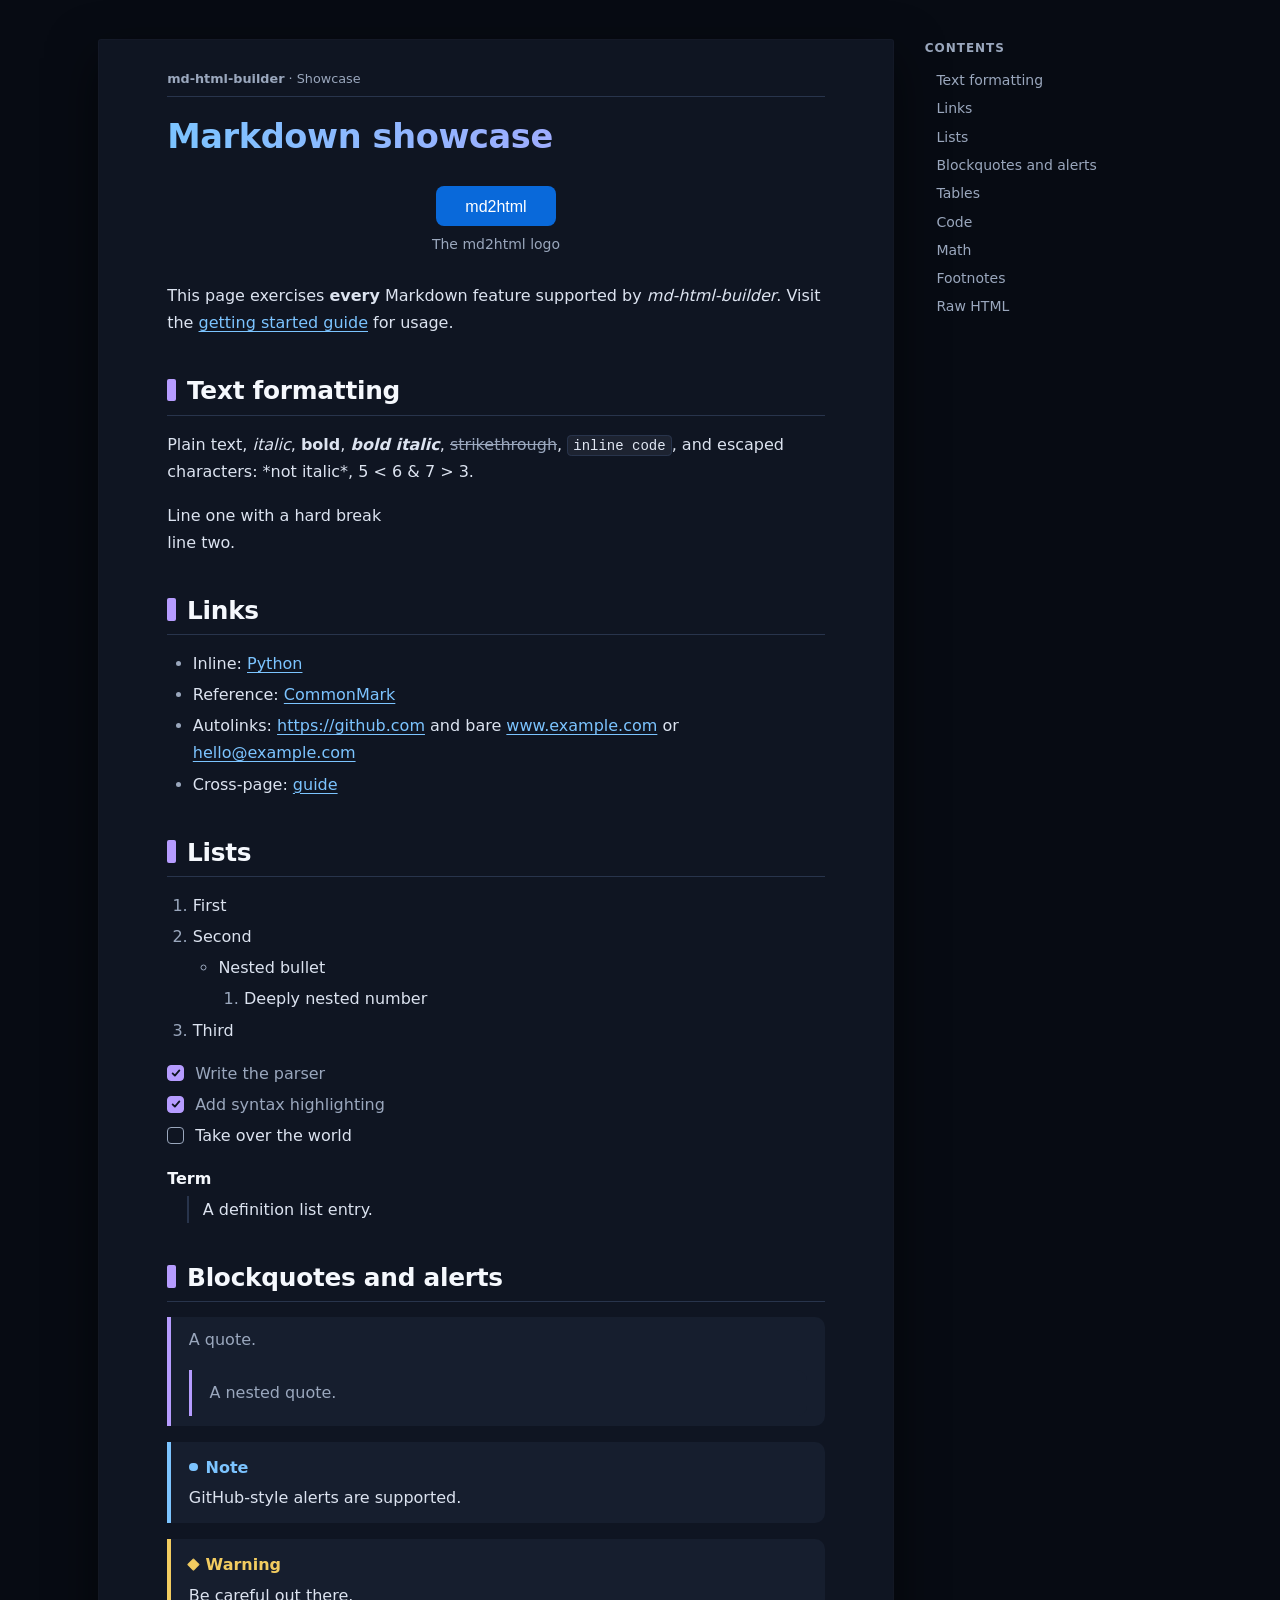
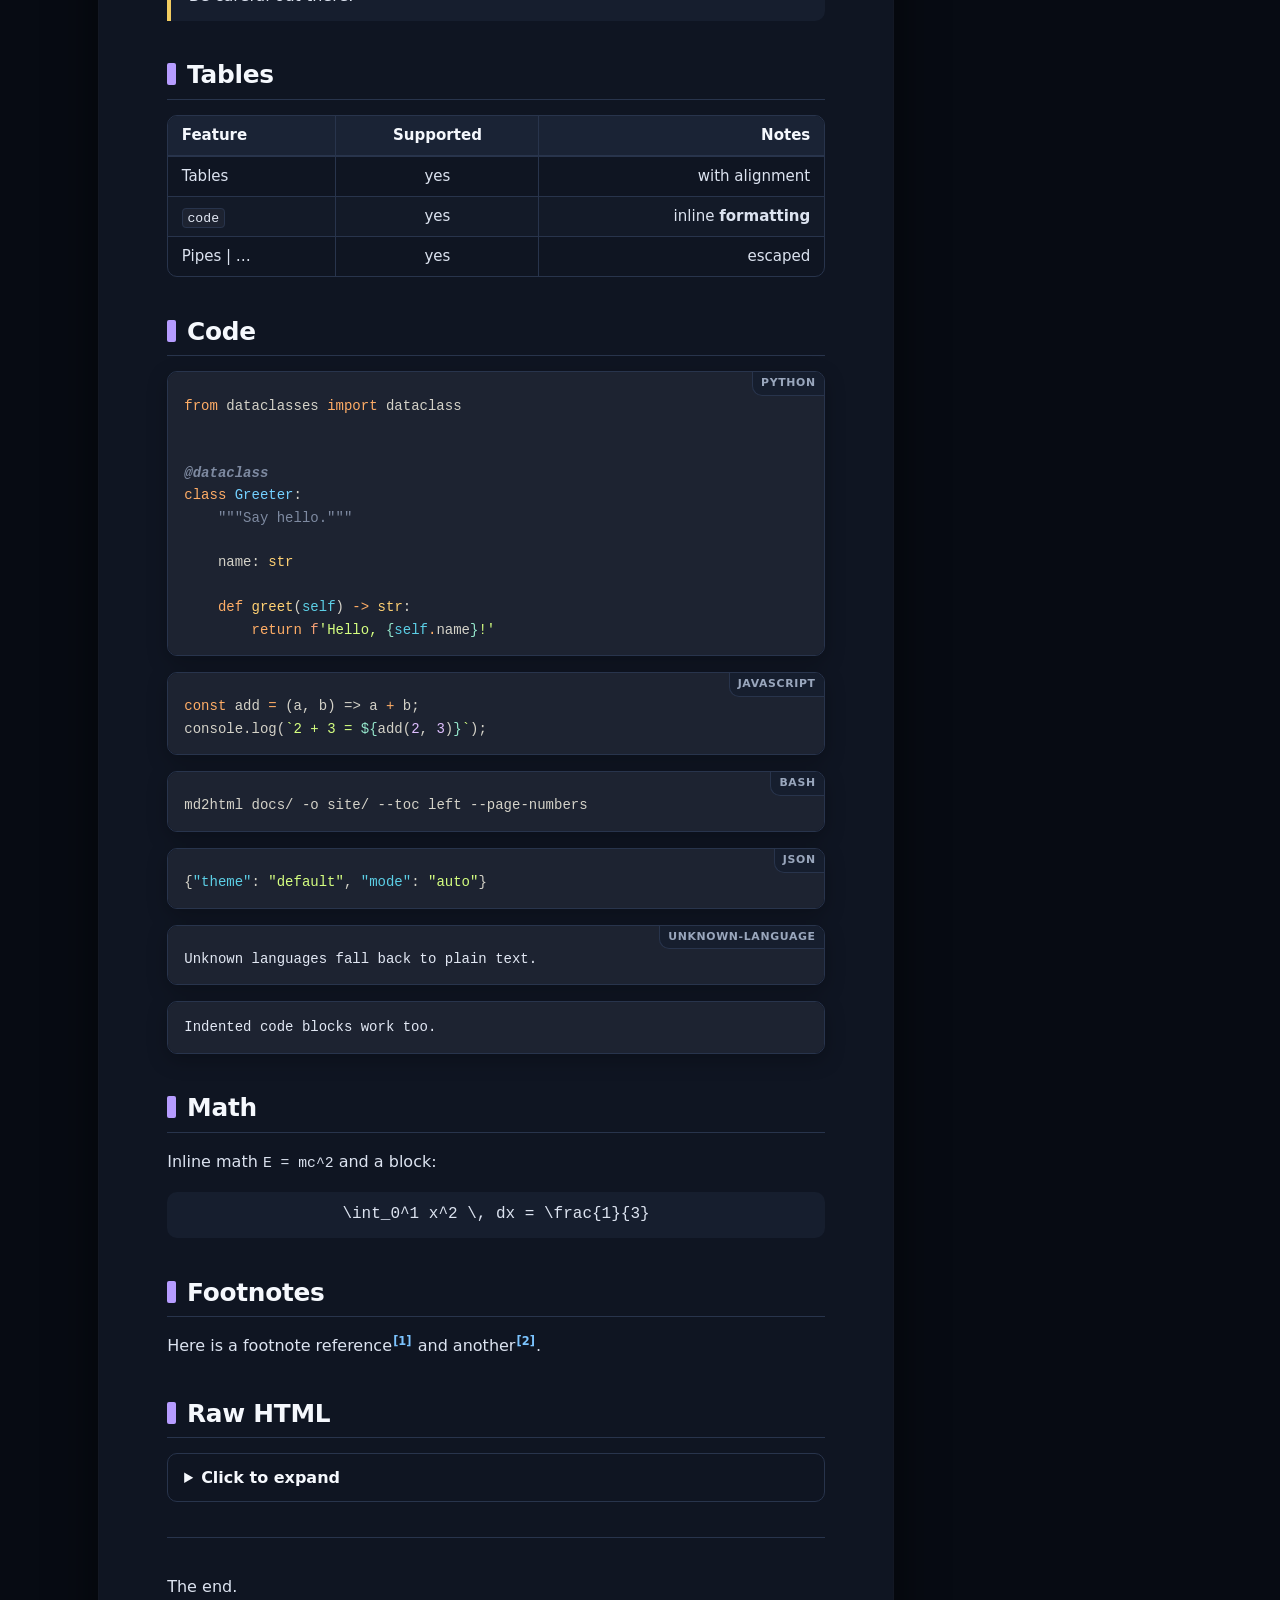
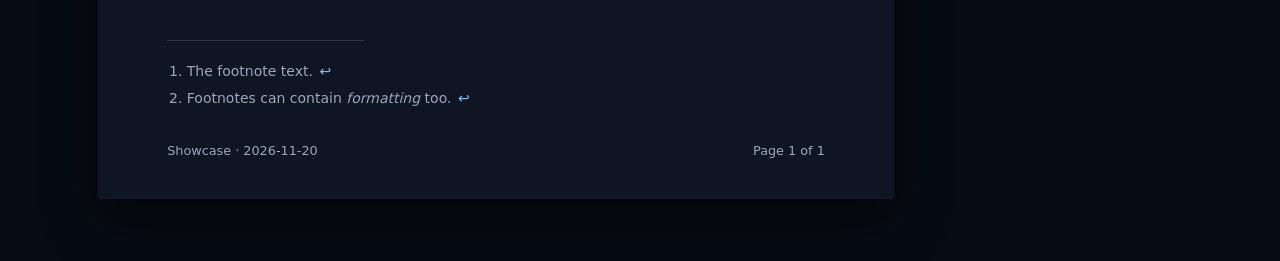
<file: examples/themes/midnight.html>
<!DOCTYPE html>
<html lang="en" data-theme="auto" data-toc="right">
<head>
<meta charset="utf-8">
<meta name="viewport" content="width=device-width, initial-scale=1">
<meta name="generator" content="md-html-builder 0.1.0">
<meta name="color-scheme" content="light dark">
<meta name="description" content="Every Markdown feature supported by md-html-builder.">
<meta name="author" content="md-html-builder">
<title>Showcase</title>
<style id="mdh-styles">
/* ---- base ---- */
/*
 * md-html-builder shared base stylesheet.
 *
 * Every built-in theme is layered on top of this file. It implements the page layouts
 * (the "paged" sheet-of-paper view and the "web" view), every Markdown component, the
 * accessibility helpers and the print stylesheet. All visual decisions are read from
 * CSS custom properties so themes and users can change them without touching selectors.
 *
 * Sections:
 *   1. Tokens (defaults; themes override)      6. Header, footer, page number
 *   2. Document & typography                   7. Navigation, TOC, pager
 *   3. Accessibility helpers                   8. Markdown components
 *   4. Web view layout                         9. Small screens
 *   5. Paged view (sheet of paper)            10. Print / PDF
 */

/* 1. Tokens ------------------------------------------------------------------------- */
:root {
  --mdh-font-body: system-ui, -apple-system, 'Segoe UI', Roboto, 'Helvetica Neue', Arial,
    'Noto Sans', sans-serif, 'Apple Color Emoji', 'Segoe UI Emoji';
  --mdh-font-heading: var(--mdh-font-body);
  --mdh-font-code: ui-monospace, 'SF Mono', SFMono-Regular, 'Cascadia Code', 'JetBrains Mono',
    Menlo, Consolas, 'Liberation Mono', monospace;
  --mdh-font-size: 16px;
  --mdh-line-height: 1.65;
  --mdh-content-max-width: 48rem;
  --mdh-sidebar-width: 16rem;

  --mdh-heading-weight: 600;
  --mdh-heading-line-height: 1.25;
  --mdh-heading-letter-spacing: -0.011em;
  --mdh-h1-size: 2.1em;
  --mdh-h2-size: 1.55em;
  --mdh-h3-size: 1.25em;
  --mdh-h4-size: 1.08em;
  --mdh-h5-size: 1em;
  --mdh-h6-size: 0.92em;
  --mdh-code-font-size: 0.875em;
  --mdh-text-align: left;
  --mdh-hyphens: manual;
  --mdh-block-spacing: 1em;
  --mdh-radius: 8px;
  --mdh-gutter: 2rem;
  --mdh-bar-font-size: 0.8rem;
  --mdh-sheet-shadow: 0 1px 2px rgb(0 0 0 / 0.08), 0 8px 28px rgb(0 0 0 / 0.12);

  /* Physical page (overridden from the `page` configuration section). */
  --mdh-page-width: 210mm;
  --mdh-page-height: 297mm;
  --mdh-page-margin-top: 20mm;
  --mdh-page-margin-right: 18mm;
  --mdh-page-margin-bottom: 20mm;
  --mdh-page-margin-left: 18mm;

  /* Optional colours: fall back to core colours when a theme does not define them. */
  --mdh-color-desk: var(--mdh-color-surface);
  --mdh-color-selection: var(--mdh-color-table-stripe);
  --mdh-color-mark: #fff2a8;
  --mdh-color-mark-text: #1f2328;
  --mdh-color-focus: var(--mdh-color-accent);
  --mdh-color-note: var(--mdh-color-link);
  --mdh-color-tip: #1a7f37;
  --mdh-color-important: #8250df;
  --mdh-color-warning: #9a6700;
  --mdh-color-caution: #cf222e;
}

/* 2. Document & typography ------------------------------------------------------------ */
*, *::before, *::after { box-sizing: border-box; }

html {
  font-size: var(--mdh-font-size);
  -webkit-text-size-adjust: 100%;
  text-size-adjust: 100%;
}

body {
  margin: 0;
  min-height: 100vh;
  background: var(--mdh-color-bg);
  color: var(--mdh-color-text);
  font-family: var(--mdh-font-body);
  line-height: var(--mdh-line-height);
  font-kerning: normal;
  text-rendering: optimizeLegibility;
  -webkit-font-smoothing: antialiased;
  -moz-osx-font-smoothing: grayscale;
  overflow-wrap: break-word;
}

.markdown-body {
  text-align: var(--mdh-text-align);
  hyphens: var(--mdh-hyphens);
  -webkit-hyphens: var(--mdh-hyphens);
}

/* :where() keeps this rhythm rule at low specificity so components can override it. */
.markdown-body :where(p, ul, ol, dl, blockquote, table, pre, details, figure, .mdh-code,
  .mdh-table-wrap, .markdown-alert, .math.block) {
  margin-top: 0;
  margin-bottom: var(--mdh-block-spacing);
}
.markdown-body > :first-child { margin-top: 0; }
.markdown-body > :last-child { margin-bottom: 0; }

.markdown-body :is(h1, h2, h3, h4, h5, h6) {
  font-family: var(--mdh-font-heading);
  font-weight: var(--mdh-heading-weight);
  line-height: var(--mdh-heading-line-height);
  letter-spacing: var(--mdh-heading-letter-spacing);
  color: var(--mdh-color-heading);
  text-align: left;
  hyphens: manual;
  margin: 1.6em 0 0.6em;
  scroll-margin-top: 1.5rem;
  text-wrap: balance;
}
.markdown-body h1 { font-size: var(--mdh-h1-size); margin-top: 0.5em; }
.markdown-body h2 {
  font-size: var(--mdh-h2-size);
  padding-bottom: 0.3em;
  border-bottom: 1px solid var(--mdh-color-border);
}
.markdown-body h3 { font-size: var(--mdh-h3-size); }
.markdown-body h4 { font-size: var(--mdh-h4-size); }
.markdown-body h5 { font-size: var(--mdh-h5-size); }
.markdown-body h6 {
  font-size: var(--mdh-h6-size);
  color: var(--mdh-color-muted);
  text-transform: uppercase;
  letter-spacing: 0.04em;
}

.markdown-body .header-anchor {
  margin-left: 0.3em;
  font-weight: 400;
  color: var(--mdh-color-muted);
  text-decoration: none;
  opacity: 0;
  transition: opacity 0.15s ease;
}
.markdown-body :is(h1, h2, h3, h4, h5, h6):hover .header-anchor,
.markdown-body .header-anchor:focus-visible { opacity: 1; }

a {
  hyphens: manual;
  color: var(--mdh-color-link);
  text-decoration-line: underline;
  text-decoration-thickness: 0.07em;
  text-underline-offset: 0.18em;
}
a:hover { text-decoration-thickness: 0.14em; }

strong, b { font-weight: 700; }
small { font-size: 0.85em; }
sub, sup { font-size: 0.75em; line-height: 0; position: relative; vertical-align: baseline; }
sup { top: -0.5em; }
sub { bottom: -0.25em; }
abbr[title] { text-decoration: underline dotted; cursor: help; }
s, del { color: var(--mdh-color-muted); }
mark { background: var(--mdh-color-mark); color: var(--mdh-color-mark-text); padding: 0 0.15em; border-radius: 2px; }
kbd {
  display: inline-block;
  padding: 0.1em 0.4em;
  font: 0.8em/1.3 var(--mdh-font-code);
  color: var(--mdh-color-text);
  background: var(--mdh-color-surface);
  border: 1px solid var(--mdh-color-border);
  border-bottom-width: 2px;
  border-radius: 4px;
}

::selection { background: var(--mdh-color-selection); }

/* 3. Accessibility helpers ------------------------------------------------------------- */
.mdh-skip-link {
  position: absolute;
  left: 1rem;
  top: -10rem;
  z-index: 100;
  padding: 0.6rem 1rem;
  background: var(--mdh-color-bg);
  color: var(--mdh-color-link);
  border: 2px solid var(--mdh-color-focus);
  border-radius: var(--mdh-radius);
  font-weight: 600;
}
.mdh-skip-link:focus { top: 1rem; }

:focus-visible {
  outline: 3px solid var(--mdh-color-focus);
  outline-offset: 2px;
  border-radius: 2px;
}

.mdh-print-regions { display: none; }

@media (prefers-reduced-motion: reduce) {
  *, *::before, *::after { transition: none !important; scroll-behavior: auto !important; }
}

/* 4. Web view layout ----------------------------------------------------------------------- */
.mdh-view-web { display: flex; flex-direction: column; }
.mdh-view-web .mdh-layout {
  flex: 1 0 auto;
  display: grid;
  grid-template-columns: minmax(0, var(--mdh-content-max-width));
  grid-template-areas: 'nav' 'toc' 'content';
  column-gap: var(--mdh-gutter);
  width: 100%;
  padding: 2.5rem 1.5rem 3rem;
}
.mdh-view-web.mdh-align-center .mdh-layout { justify-content: center; }
.mdh-view-web .mdh-site-nav { grid-area: nav; }
.mdh-view-web .mdh-toc { grid-area: toc; }
.mdh-view-web .mdh-content { grid-area: content; min-width: 0; }

@media (min-width: 62rem) {
  .mdh-view-web.mdh-toc-left .mdh-layout {
    grid-template-columns: var(--mdh-sidebar-width) minmax(0, var(--mdh-content-max-width));
    grid-template-areas: 'toc content';
  }
  .mdh-view-web.mdh-toc-right .mdh-layout {
    grid-template-columns: minmax(0, var(--mdh-content-max-width)) var(--mdh-sidebar-width);
    grid-template-areas: 'content toc';
  }
  .mdh-view-web.mdh-has-nav:is(.mdh-toc-none, .mdh-toc-top) .mdh-layout {
    grid-template-columns: var(--mdh-sidebar-width) minmax(0, var(--mdh-content-max-width));
    grid-template-areas: 'nav toc' 'nav content';
  }
  .mdh-view-web.mdh-has-nav:is(.mdh-toc-left, .mdh-toc-right) .mdh-layout {
    grid-template-columns: var(--mdh-sidebar-width) minmax(0, var(--mdh-content-max-width))
      var(--mdh-sidebar-width);
    grid-template-areas: 'nav content toc';
  }
  .mdh-view-web .mdh-toc:is(.mdh-toc-left, .mdh-toc-right) > nav,
  .mdh-view-web .mdh-site-nav-inner {
    position: sticky;
    top: 1.5rem;
    max-height: calc(100vh - 3rem);
    overflow: auto;
  }
  .mdh-view-web .mdh-toc.mdh-toc-left > nav, .mdh-view-web .mdh-site-nav-inner { padding-right: 0.5rem; }
}

/* 5. Paged view: the document as a sheet of paper ------------------------------------------ */
.mdh-view-paged { background: var(--mdh-color-desk); }
.mdh-view-paged .mdh-layout { padding: 2.5rem var(--mdh-gutter) 4rem; }

.mdh-sheet {
  --_mt: var(--mdh-page-margin-top);
  --_mr: var(--mdh-page-margin-right);
  --_mb: var(--mdh-page-margin-bottom);
  --_ml: var(--mdh-page-margin-left);
  position: relative;
  display: flex;
  flex-direction: column;
  width: min(var(--mdh-page-width), 100%);
  min-height: var(--mdh-page-height);
  margin: 0 auto;
  padding: var(--_mt) var(--_mr) var(--_mb) var(--_ml);
  background: var(--mdh-color-bg);
  box-shadow: var(--mdh-sheet-shadow);
  border-radius: 2px;
}
.mdh-view-paged.mdh-align-left .mdh-sheet { margin-left: 0; }
.mdh-sheet > .mdh-content { flex: 1 0 auto; min-width: 0; }

/* Header and footer live in the sheet's top/bottom margins, exactly like on paper. */
.mdh-sheet > .mdh-header {
  display: flex;
  align-items: flex-end;
  height: var(--_mt);
  margin: calc(-1 * var(--_mt)) 0 0;
  padding: 0 0 5mm;
  background: none;
  color: var(--mdh-color-muted);
  border: 0;
}
.mdh-sheet > .mdh-header .mdh-header-inner { width: 100%; }
.mdh-sheet > .mdh-footer {
  display: block;
  height: var(--_mb);
  margin: 0 0 calc(-1 * var(--_mb));
  padding: 5mm 0 0;
  background: none;
  color: var(--mdh-color-muted);
  border: 0;
}

/* Sidebars sit on the desk beside the sheet on wide screens, inside the sheet otherwise. */
.mdh-sheet > :is(.mdh-toc, .mdh-site-nav) {
  margin: 0 0 2rem;
  padding: 1rem 1.25rem;
  border: 1px solid var(--mdh-color-border);
  border-radius: var(--mdh-radius);
  background: var(--mdh-color-surface);
}

/* One sidebar (TOC or page navigation) fits beside an A4 sheet from 76rem; both need 92rem.
   Below that they are shown as boxes at the top of the sheet. */
@media screen and (min-width: 76rem) {
  .mdh-view-paged:not(.mdh-has-nav).mdh-toc-right .mdh-layout {
    padding-right: calc(var(--mdh-sidebar-width) + 2 * var(--mdh-gutter));
  }
  .mdh-view-paged:not(.mdh-has-nav).mdh-toc-left .mdh-layout,
  .mdh-view-paged.mdh-has-nav:is(.mdh-toc-none, .mdh-toc-top) .mdh-layout {
    padding-left: calc(var(--mdh-sidebar-width) + 2 * var(--mdh-gutter));
  }
  .mdh-view-paged:not(.mdh-has-nav) .mdh-sheet > .mdh-toc-right {
    position: absolute;
    top: 0;
    bottom: 0;
    left: calc(100% + var(--mdh-gutter));
    width: var(--mdh-sidebar-width);
    margin: 0;
    padding: 0;
    border: 0;
    background: none;
  }
  .mdh-view-paged:not(.mdh-has-nav) .mdh-sheet > .mdh-toc-left,
  .mdh-view-paged.mdh-has-nav:is(.mdh-toc-none, .mdh-toc-top) .mdh-sheet > .mdh-site-nav {
    position: absolute;
    top: 0;
    bottom: 0;
    right: calc(100% + var(--mdh-gutter));
    width: var(--mdh-sidebar-width);
    margin: 0;
    padding: 0;
    border: 0;
    background: none;
  }
}

@media screen and (min-width: 92rem) {
  .mdh-view-paged.mdh-has-nav:is(.mdh-toc-left, .mdh-toc-right) .mdh-layout {
    padding-left: calc(var(--mdh-sidebar-width) + 2 * var(--mdh-gutter));
    padding-right: calc(var(--mdh-sidebar-width) + 2 * var(--mdh-gutter));
  }
  .mdh-view-paged.mdh-has-nav .mdh-sheet > :is(.mdh-toc-left, .mdh-toc-right) {
    position: absolute;
    top: 0;
    bottom: 0;
    left: calc(100% + var(--mdh-gutter));
    width: var(--mdh-sidebar-width);
    margin: 0;
    padding: 0;
    border: 0;
    background: none;
  }
  .mdh-view-paged.mdh-has-nav .mdh-sheet > .mdh-site-nav {
    position: absolute;
    top: 0;
    bottom: 0;
    right: calc(100% + var(--mdh-gutter));
    width: var(--mdh-sidebar-width);
    margin: 0;
    padding: 0;
    border: 0;
    background: none;
  }
}

/* Sticky contents while a sidebar sits beside the sheet. */
@media screen and (min-width: 76rem) {
  .mdh-view-paged .mdh-sheet > :is(.mdh-toc-left, .mdh-toc-right) > nav,
  .mdh-view-paged .mdh-sheet > .mdh-site-nav > .mdh-site-nav-inner {
    position: sticky;
    top: 1.5rem;
    max-height: calc(100vh - 3rem);
    overflow: auto;
  }
}

/* 6. Header, footer, page number --------------------------------------------------------- */
.mdh-header, .mdh-footer, .mdh-running-header, .mdh-running-footer {
  font-size: var(--mdh-bar-font-size);
  line-height: 1.45;
}
.mdh-view-web .mdh-header {
  background: var(--mdh-color-header-bg);
  color: var(--mdh-color-header-text);
  border-bottom: 1px solid var(--mdh-color-border);
  padding: 0.85rem 1.5rem;
  font-size: 0.95rem;
  font-weight: 600;
}
.mdh-view-web .mdh-footer {
  background: var(--mdh-color-footer-bg);
  color: var(--mdh-color-footer-text);
  border-top: 1px solid var(--mdh-color-border);
  padding: 1rem 1.5rem;
}
.mdh-view-web :is(.mdh-header-inner, .mdh-footer-inner) {
  max-width: calc(var(--mdh-content-max-width) + 2 * var(--mdh-sidebar-width) + 4rem);
  margin: 0 auto;
}
.mdh-view-web.mdh-align-left :is(.mdh-header-inner, .mdh-footer-inner) { margin-left: 0; }

.mdh-sheet .mdh-header-inner, .mdh-running-header .mdh-header-inner {
  padding-bottom: 2mm;
  border-bottom: 0.5pt solid var(--mdh-color-border);
}
.mdh-header a, .mdh-footer a, .mdh-running-header a, .mdh-running-footer a { color: inherit; }

.mdh-footer-inner {
  display: flex;
  justify-content: space-between;
  align-items: baseline;
  gap: 0.5rem 1.5rem;
  flex-wrap: wrap;
}
.mdh-footer-text { min-width: 0; }
.mdh-page-number {
  margin-left: auto;
  font-variant-numeric: tabular-nums;
  white-space: nowrap;
}
.mdh-pagenum-left .mdh-page-number { order: -1; margin-left: 0; margin-right: auto; }
.mdh-pagenum-left .mdh-footer-text { margin-left: auto; }
.mdh-pagenum-center .mdh-footer-inner { justify-content: center; }
.mdh-pagenum-center .mdh-page-number { margin: 0 auto; }
.mdh-pagenum-center .mdh-footer-text { flex-basis: 100%; text-align: center; }

/* 7. Navigation, table of contents, pager ------------------------------------------------- */
.mdh-toc, .mdh-site-nav { font-size: 0.875rem; line-height: 1.45; }
.mdh-toc-title, .mdh-site-nav-title {
  margin: 0 0 0.6rem;
  font-family: var(--mdh-font-heading);
  font-size: 0.75rem;
  font-weight: 700;
  letter-spacing: 0.08em;
  text-transform: uppercase;
  color: var(--mdh-color-muted);
}
.mdh-toc ul, .mdh-site-nav ul { list-style: none; margin: 0; padding: 0; }
.mdh-toc ul ul { padding-left: 0.9rem; }
.mdh-toc li, .mdh-site-nav li { margin: 0.1rem 0; }
.mdh-toc a, .mdh-site-nav a {
  display: block;
  padding: 0.2rem 0.6rem;
  color: var(--mdh-color-muted);
  text-decoration: none;
  border-left: 2px solid transparent;
  border-radius: 0 4px 4px 0;
}
.mdh-toc a:hover, .mdh-site-nav a:hover {
  color: var(--mdh-color-link);
  border-left-color: var(--mdh-color-border);
  background: var(--mdh-color-surface);
}
.mdh-site-nav .is-current > a {
  color: var(--mdh-color-heading);
  font-weight: 600;
  border-left-color: var(--mdh-color-accent);
}
.mdh-view-web .mdh-toc, .mdh-view-web .mdh-site-nav { margin-bottom: 2rem; }
.mdh-view-web .mdh-toc.mdh-toc-top {
  padding: 1rem 1.25rem;
  border: 1px solid var(--mdh-color-border);
  border-radius: var(--mdh-radius);
  background: var(--mdh-color-surface);
}
.mdh-toc.mdh-toc-top .mdh-toc-list { columns: 2 14rem; column-gap: 2rem; }
.mdh-toc.mdh-toc-top .mdh-toc-list > li { break-inside: avoid; }

.mdh-pager {
  display: flex;
  justify-content: space-between;
  gap: 1rem;
  margin-top: 3rem;
}
.mdh-view-paged .mdh-pager {
  width: min(var(--mdh-page-width), 100%);
  margin: 2rem auto 0;
}
.mdh-view-paged.mdh-align-left .mdh-pager { margin-left: 0; }
.mdh-pager a {
  flex: 0 1 48%;
  padding: 0.8rem 1.1rem;
  border: 1px solid var(--mdh-color-border);
  border-radius: var(--mdh-radius);
  background: var(--mdh-color-bg);
  color: var(--mdh-color-heading);
  text-decoration: none;
}
.mdh-pager a:hover { border-color: var(--mdh-color-accent); }
.mdh-pager-next { margin-left: auto; text-align: right; }
.mdh-pager-label {
  display: block;
  font-size: 0.75rem;
  letter-spacing: 0.06em;
  text-transform: uppercase;
  color: var(--mdh-color-muted);
}
.mdh-pager-prev .mdh-pager-label::before { content: '\2190\00a0'; }
.mdh-pager-next .mdh-pager-label::after { content: '\00a0\2192'; }
.mdh-pager-title { font-weight: 600; color: var(--mdh-color-link); }

/* 8. Markdown components ---------------------------------------------------------------- */

/* Lists */
.markdown-body :is(ul, ol) { padding-left: 1.6em; }
.markdown-body li > :is(ul, ol) { margin-top: 0.25em; margin-bottom: 0; }
.markdown-body li + li { margin-top: 0.25em; }
.markdown-body li > p { margin-bottom: 0.5em; }
.markdown-body li::marker { color: var(--mdh-color-muted); }
.markdown-body ol > li::marker { font-variant-numeric: tabular-nums; }

/* Task lists: the (disabled) checkbox stays in the DOM for assistive technology but is
   drawn by li::before so it looks identical in every browser and in PDF engines. */
.markdown-body .contains-task-list { list-style: none; padding-left: 0; }
.markdown-body .contains-task-list .contains-task-list { padding-left: 1.6em; }
.markdown-body .task-list-item { position: relative; list-style: none; padding-left: 1.75em; }
.markdown-body .task-list-item-checkbox {
  position: absolute;
  left: 0;
  top: 0.3em;
  width: 1.05em;
  height: 1.05em;
  margin: 0;
  opacity: 0;
  pointer-events: none;
}
.markdown-body .task-list-item::before {
  content: '';
  position: absolute;
  left: 0;
  top: 0.3em;
  width: 1.05em;
  height: 1.05em;
  border: 1.5px solid var(--mdh-color-muted);
  border-radius: 0.25em;
  background: var(--mdh-color-bg) no-repeat center / 78% 78%;
}
.markdown-body .task-list-item.is-checked { color: var(--mdh-color-muted); }
.markdown-body .task-list-item.is-checked::before {
  border-color: var(--mdh-color-accent);
  background-color: var(--mdh-color-accent);
  background-image: url("data:image/svg+xml,%3Csvg xmlns='http://www.w3.org/2000/svg' viewBox='0 0 16 16'%3E%3Cpath fill='none' stroke='%23fff' stroke-width='2.4' stroke-linecap='round' stroke-linejoin='round' d='M3.5 8.5l3 3 6-7'/%3E%3C/svg%3E");
}

/* Definition lists */
.markdown-body dt { font-weight: 600; color: var(--mdh-color-heading); margin-top: 0.75em; }
.markdown-body dt:first-child { margin-top: 0; }
.markdown-body dd {
  margin: 0.2em 0 0 1.25em;
  padding-left: 0.85em;
  border-left: 2px solid var(--mdh-color-border);
}

/* Blockquotes */
.markdown-body blockquote {
  margin-left: 0;
  margin-right: 0;
  padding: 0.15em 1.1em;
  color: var(--mdh-color-muted);
  border-left: 4px solid var(--mdh-color-blockquote-border);
}
.markdown-body blockquote > :last-child { margin-bottom: 0; }
.markdown-body blockquote blockquote { margin-top: 0.5em; border-left-width: 3px; }

/* GitHub-style alerts */
.markdown-body .markdown-alert {
  --_alert: var(--mdh-color-note);
  padding: 0.75em 1.1em;
  border-left: 4px solid var(--_alert);
  border-radius: 0 var(--mdh-radius) var(--mdh-radius) 0;
  background: var(--mdh-color-surface);
  color: var(--mdh-color-text);
}
.markdown-body .markdown-alert > :last-child { margin-bottom: 0; }
.markdown-body .markdown-alert-tip { --_alert: var(--mdh-color-tip); }
.markdown-body .markdown-alert-important { --_alert: var(--mdh-color-important); }
.markdown-body .markdown-alert-warning { --_alert: var(--mdh-color-warning); }
.markdown-body .markdown-alert-caution { --_alert: var(--mdh-color-caution); }
.markdown-body .markdown-alert-title {
  margin-bottom: 0.2em;
  font-weight: 700;
  color: var(--_alert);
}
/* A small marker in the alert colour; shape varies so colour is never the only cue. */
.markdown-body .markdown-alert-title::before {
  content: '';
  display: inline-block;
  width: 0.55em;
  height: 0.55em;
  margin-right: 0.5em;
  vertical-align: 0.08em;
  background: var(--_alert);
  border-radius: 50%;
}
.markdown-body :is(.markdown-alert-warning, .markdown-alert-caution) .markdown-alert-title::before {
  border-radius: 1px;
  transform: rotate(45deg);
}
.markdown-body .markdown-alert-important .markdown-alert-title::before { border-radius: 1px; }

/* Inline code */
.markdown-body :not(pre) > code {
  padding: 0.12em 0.36em;
  font-family: var(--mdh-font-code);
  font-size: var(--mdh-code-font-size);
  color: var(--mdh-color-code-text);
  background: var(--mdh-color-code-bg);
  border: 1px solid var(--mdh-color-border);
  border-radius: 0.3em;
  overflow-wrap: anywhere;
}
.markdown-body a > code { color: inherit; }

/* Code blocks (Pygments supplies .highlight colours) */
.markdown-body .mdh-code {
  position: relative;
  border: 1px solid var(--mdh-color-border);
  border-radius: var(--mdh-radius);
  overflow: hidden;
  text-align: left;
  hyphens: none;
}
.markdown-body .mdh-code .highlight { margin: 0; border-radius: 0; }
.markdown-body .mdh-code pre {
  margin: 0;
  padding: 1em 1.15em;
  overflow-x: auto;
  font-family: var(--mdh-font-code);
  font-size: var(--mdh-code-font-size);
  line-height: 1.6;
  tab-size: 4;
  background: transparent;
}
.markdown-body .mdh-code pre code { font: inherit; background: none; padding: 0; border: 0; }
.markdown-body .mdh-code[data-lang] pre { padding-top: 1.6em; }
.markdown-body .mdh-code-plain .highlight {
  background: var(--mdh-color-code-bg);
  color: var(--mdh-color-code-text);
}
.markdown-body .mdh-code-lang {
  position: absolute;
  top: 0;
  right: 0;
  z-index: 1;
  padding: 0.2em 0.75em;
  font-family: var(--mdh-font-body);
  font-size: 0.68rem;
  font-weight: 600;
  letter-spacing: 0.06em;
  text-transform: uppercase;
  color: var(--mdh-color-muted);
  background: var(--mdh-color-surface);
  border-left: 1px solid var(--mdh-color-border);
  border-bottom: 1px solid var(--mdh-color-border);
  border-bottom-left-radius: var(--mdh-radius);
  user-select: none;
}
.markdown-body .highlighttable { width: 100%; margin: 0; border: 0; border-spacing: 0; }
.markdown-body .highlighttable :is(td, th) { padding: 0; border: 0; background: none; }
.markdown-body .highlighttable tr { background: none; }
.markdown-body .highlighttable td.linenos {
  width: 1%;
  border-right: 1px solid var(--mdh-color-border);
  user-select: none;
}
.markdown-body .highlighttable td.linenos pre { padding-right: 0.8em; opacity: 0.7; text-align: right; }
.markdown-body .highlighttable td.code { width: 99%; }
.markdown-body .highlighttable .linenodiv pre { background: none; }

/* Tables */
.markdown-body .mdh-table-wrap {
  overflow-x: auto;
  border: var(--mdh-table-frame, 1px solid var(--mdh-color-border));
  border-radius: var(--mdh-radius);
}
.markdown-body .mdh-table-wrap > table { margin: 0; border: 0; }
.markdown-body table:not(.highlighttable) {
  width: 100%;
  border-collapse: collapse;
  border-spacing: 0;
  font-size: 0.94em;
  line-height: 1.5;
  font-variant-numeric: tabular-nums;
  text-align: left;
  hyphens: manual;
}
.markdown-body table:not(.highlighttable) :is(th, td) {
  padding: 0.55em 0.9em;
  border-bottom: 1px solid var(--mdh-color-border);
  vertical-align: top;
}
.markdown-body table:not(.highlighttable) :is(th, td) + :is(th, td) {
  border-left: 1px solid var(--mdh-color-border);
}
.markdown-body table:not(.highlighttable) thead th {
  background: var(--mdh-color-table-header-bg);
  color: var(--mdh-color-heading);
  font-weight: 600;
  border-bottom: 2px solid var(--mdh-color-border);
  white-space: nowrap;
}
.markdown-body table:not(.highlighttable) tbody tr:nth-child(even) {
  background: var(--mdh-color-table-stripe);
}
.markdown-body table:not(.highlighttable) tbody tr:last-child > * { border-bottom: 0; }
.markdown-body table:not(.highlighttable) caption {
  caption-side: bottom;
  padding: 0.5em;
  font-size: 0.875em;
  color: var(--mdh-color-muted);
}

/* Images and figures */
.markdown-body img { max-width: 100%; height: auto; border-style: none; vertical-align: middle; }
.markdown-body figure.mdh-figure { margin: 1.75em 0; text-align: center; }
.markdown-body figure.mdh-figure img { display: block; margin: 0 auto; }
.markdown-body figcaption {
  margin-top: 0.6em;
  font-size: 0.875em;
  line-height: 1.45;
  color: var(--mdh-color-muted);
  text-align: center;
}
.markdown-body p > img:only-child { display: block; margin: 0 auto; }

/* Horizontal rules */
.markdown-body hr {
  height: 0;
  margin: 2.2em 0;
  border: 0;
  border-top: 1px solid var(--mdh-color-border);
}

/* Footnotes */
.markdown-body .footnote-ref a {
  padding: 0 0.1em;
  font-size: 0.95em;
  font-weight: 600;
  text-decoration: none;
}
.markdown-body hr.footnotes-sep { width: 30%; margin: 2.5em 0 1.25em; }
.markdown-body .footnotes {
  font-size: 0.875em;
  line-height: 1.5;
  color: var(--mdh-color-muted);
}
.markdown-body .footnotes-list { padding-left: 1.4em; }
.markdown-body .footnote-item > p { margin-bottom: 0.4em; }
.markdown-body .footnote-item:target { color: var(--mdh-color-text); }
.markdown-body .footnote-backref { text-decoration: none; margin-left: 0.15em; }

/* Math (plain or MathJax) */
.markdown-body .math.inline { font-family: var(--mdh-font-code); font-size: 0.92em; }
.markdown-body .math.block {
  padding: 0.6em 1em;
  overflow-x: auto;
  font-family: var(--mdh-font-code);
  text-align: center;
  background: var(--mdh-color-surface);
  border-radius: var(--mdh-radius);
}
.markdown-body .math .math { padding: 0; margin: 0; background: none; font-size: 1em; }
.markdown-body mjx-container { overflow-x: auto; overflow-y: hidden; }

/* Raw HTML niceties */
.markdown-body details {
  padding: 0.6em 1em;
  border: 1px solid var(--mdh-color-border);
  border-radius: var(--mdh-radius);
}
.markdown-body details > summary { cursor: pointer; font-weight: 600; color: var(--mdh-color-heading); }
.markdown-body details[open] > summary { margin-bottom: 0.6em; }
.markdown-body details > :last-child { margin-bottom: 0; }

/* 9. Small screens ------------------------------------------------------------------------ */
@media screen and (max-width: 52rem) {
  .mdh-view-paged .mdh-layout { padding: 0 0 2rem; }
  .mdh-sheet {
    --_mt: 1.5rem;
    --_mr: 1.15rem;
    --_mb: 1.5rem;
    --_ml: 1.15rem;
    width: 100%;
    min-height: 0;
    border-radius: 0;
    box-shadow: none;
  }
  .mdh-sheet > .mdh-header {
    height: auto;
    margin: calc(-1 * var(--_mt)) calc(-1 * var(--_mr)) var(--_mt) calc(-1 * var(--_ml));
    padding: 0.8rem var(--_mr) 0 var(--_ml);
  }
  .mdh-sheet > .mdh-footer {
    height: auto;
    margin: 2rem 0 0;
    padding: 0.75rem 0 0;
    border-top: 1px solid var(--mdh-color-border);
  }
  .mdh-view-paged .mdh-pager { padding: 0 1rem; }
}

@media screen and (max-width: 40rem) {
  :root { --mdh-h1-size: 1.8em; --mdh-h2-size: 1.4em; --mdh-h3-size: 1.18em; }
  .mdh-view-web .mdh-layout { padding: 1.5rem 1rem 2rem; }
  .mdh-view-web .mdh-header, .mdh-view-web .mdh-footer { padding-left: 1rem; padding-right: 1rem; }
  .mdh-pager { flex-direction: column; }
  .mdh-pager a { flex-basis: auto; }
  .mdh-toc.mdh-toc-top .mdh-toc-list { columns: 1; }
  .markdown-body .mdh-code pre { padding-left: 0.9em; padding-right: 0.9em; }
}

/* 10. Print / PDF ------------------------------------------------------------------------- */
/* @page size, margins and page numbers are generated from the configuration. The page box
   is painted with the theme background so tinted or dark themes have no white margins. */
@page {
  background: var(--mdh-color-bg);
  @top-left {
    font-family: var(--mdh-font-body);
    font-size: 8.5pt;
    color: var(--mdh-color-muted);
    vertical-align: bottom;
    padding-bottom: 5mm;
  }
  @bottom-left {
    font-family: var(--mdh-font-body);
    font-size: 8.5pt;
    color: var(--mdh-color-muted);
    vertical-align: top;
    padding-top: 5mm;
  }
  @bottom-center {
    font-family: var(--mdh-font-body);
    font-size: 8.5pt;
    color: var(--mdh-color-muted);
    vertical-align: top;
    padding-top: 5mm;
  }
  @bottom-right {
    font-family: var(--mdh-font-body);
    font-size: 8.5pt;
    color: var(--mdh-color-muted);
    vertical-align: top;
    padding-top: 5mm;
  }
}

@media print {
  html, body.mdh-body { background: var(--mdh-color-bg); }
  body.mdh-body { min-height: 0; display: block; }

  /* Screen chrome is not part of the printed document. */
  .mdh-skip-link, .mdh-site-nav, .mdh-toc.mdh-toc-left, .mdh-toc.mdh-toc-right, .mdh-pager,
  .mdh-header, .mdh-footer, .markdown-body .header-anchor { display: none !important; }

  .mdh-layout, .mdh-view-web .mdh-layout, .mdh-view-paged .mdh-layout {
    display: block;
    padding: 0;
    width: auto;
  }
  .mdh-sheet {
    display: block;
    width: auto;
    min-height: 0;
    margin: 0;
    padding: 0;
    box-shadow: none;
    border-radius: 0;
    background: none;
  }
  .mdh-toc.mdh-toc-top {
    margin: 0 0 1.5em;
    padding: 0.8em 1em;
    break-inside: avoid;
  }

  /* Running header / footer copies are moved into the page margins. */
  .mdh-print-regions { display: block; }
  .mdh-running-header { position: running(mdh-running-header); width: 100%; color: var(--mdh-color-muted); }
  .mdh-running-footer { position: running(mdh-running-footer); color: var(--mdh-color-muted); }
  .mdh-running-header, .mdh-running-footer { font-family: var(--mdh-font-body); font-size: 8.5pt; }
  @supports not (position: running(mdh)) {
    .mdh-print-regions { display: none; }
  }

  /* Pagination quality. */
  .markdown-body p, .markdown-body li { orphans: 3; widows: 3; }
  .markdown-body :is(h1, h2, h3, h4, h5, h6) { break-after: avoid; page-break-after: avoid; }
  .markdown-body :is(h1, h2, h3, h4, h5, h6) + * { break-before: avoid; page-break-before: avoid; }
  .markdown-body :is(.mdh-code, figure, img, tr, .markdown-alert, .math.block, dt, blockquote) {
    break-inside: avoid;
    page-break-inside: avoid;
  }
  .markdown-body dt { break-after: avoid; }
  .markdown-body thead { display: table-header-group; }
  .markdown-body tfoot { display: table-footer-group; }
  /* Tables must fit the page: print cannot scroll. The frame moves from the wrapper to the
     table so a table split across pages is not drawn as an empty box; wide tables
     (classes added by the parser from the column count) get smaller text and padding, and
     cells may wrap anywhere as a last resort instead of being cut off at the page edge. */
  .markdown-body .mdh-table-wrap { overflow: visible; border: 0; border-radius: 0; }
  .markdown-body :where(.mdh-table-wrap) > table:not(.highlighttable) {
    border: var(--mdh-table-frame, 1px solid var(--mdh-color-border));
  }
  .markdown-body table:not(.highlighttable) :is(th, td) { overflow-wrap: anywhere; }
  .markdown-body table:not(.highlighttable) thead th { white-space: normal; }
  .markdown-body .mdh-table-wide > table:not(.highlighttable) { font-size: 0.8em; }
  .markdown-body .mdh-table-wide > table:not(.highlighttable) :is(th, td) {
    padding: 0.35em 0.45em;
  }
  .markdown-body .mdh-table-xwide > table:not(.highlighttable) { font-size: 0.62em; }
  .markdown-body .mdh-table-xwide > table:not(.highlighttable) :is(th, td) {
    padding: 0.25em 0.3em;
  }

  /* Code is wrapped instead of clipped; colours are kept (print-color-adjust above). */
  .markdown-body .mdh-code { overflow: visible; }
  .markdown-body .mdh-code pre { overflow: visible; white-space: pre-wrap; overflow-wrap: anywhere; }
  .markdown-body .math.block { overflow: visible; }
  .markdown-body a { text-decoration-thickness: 0.05em; }
  .markdown-body .footnote-backref { display: none; }
  .markdown-body .task-list-item-checkbox { display: none; }
  .markdown-body details::details-content { content-visibility: visible; display: block; }
  .markdown-body details > summary { list-style: none; }
}

/* ---- theme: midnight ---- */
/*
 * midnight - a dark-first theme (dark in every mode) with luminous accents.
 *
 * Deep navy page, violet accents and a matching dark code style. The light and dark
 * palettes are identical on purpose, so the page (and the PDF) stays dark even in light
 * mode; pick another theme for printer-friendly output.
 * Built on themes/_shared/base.css; every value is a CSS custom property.
 * All colour pairs meet WCAG 2.1 AA contrast (checked by the test-suite).
 */
:root {
  --mdh-font-body: 'Inter', system-ui, -apple-system, 'Segoe UI', Roboto, 'Helvetica Neue',
    Arial, sans-serif, 'Apple Color Emoji', 'Segoe UI Emoji';
  --mdh-font-heading: var(--mdh-font-body);
  --mdh-font-code: 'JetBrains Mono', 'Fira Code', ui-monospace, 'SF Mono', Menlo, Consolas,
    monospace;
  --mdh-font-size: 16px;
  --mdh-line-height: 1.7;
  --mdh-content-max-width: 48rem;
  --mdh-sidebar-width: 16rem;
  --mdh-heading-weight: 700;
  --mdh-radius: 10px;
  --mdh-sheet-shadow: 0 0 0 1px rgb(120 140 200 / 0.12), 0 18px 50px rgb(0 0 0 / 0.55);
  color-scheme: dark;
}

/* Light palette (also the default). */
:root {
  --mdh-color-bg: #0f1522;
  --mdh-color-surface: #161e2e;
  --mdh-color-text: #dce3f0;
  --mdh-color-muted: #9aa7bd;
  --mdh-color-heading: #f5f8fd;
  --mdh-color-link: #7cc4ff;
  --mdh-color-accent: #b69cff;
  --mdh-color-border: #28344c;
  --mdh-color-code-bg: #1d2331;
  --mdh-color-code-text: #e2e8f4;
  --mdh-color-table-header-bg: #1a2335;
  --mdh-color-table-stripe: #131a28;
  --mdh-color-blockquote-border: #b69cff;
  --mdh-color-header-bg: #0b101b;
  --mdh-color-header-text: #dce3f0;
  --mdh-color-footer-bg: #0b101b;
  --mdh-color-footer-text: #9aa7bd;
  --mdh-color-desk: #070b13;
  --mdh-color-selection: #2d3f6b;
  --mdh-color-mark: #f2d675;
  --mdh-color-mark-text: #0f1522;
  --mdh-color-focus: #b69cff;
  --mdh-color-note: #7cc4ff;
  --mdh-color-tip: #7fe0a8;
  --mdh-color-important: #c6b0ff;
  --mdh-color-warning: #f2cc60;
  --mdh-color-caution: #ff9191;
}

/* Dark palette: data-theme="dark", and "auto" when the OS prefers dark on screen. */
:root[data-theme="dark"] {
  --mdh-color-bg: #0f1522;
  --mdh-color-surface: #161e2e;
  --mdh-color-text: #dce3f0;
  --mdh-color-muted: #9aa7bd;
  --mdh-color-heading: #f5f8fd;
  --mdh-color-link: #7cc4ff;
  --mdh-color-accent: #b69cff;
  --mdh-color-border: #28344c;
  --mdh-color-code-bg: #1d2331;
  --mdh-color-code-text: #e2e8f4;
  --mdh-color-table-header-bg: #1a2335;
  --mdh-color-table-stripe: #131a28;
  --mdh-color-blockquote-border: #b69cff;
  --mdh-color-header-bg: #0b101b;
  --mdh-color-header-text: #dce3f0;
  --mdh-color-footer-bg: #0b101b;
  --mdh-color-footer-text: #9aa7bd;
  --mdh-color-desk: #070b13;
  --mdh-color-selection: #2d3f6b;
  --mdh-color-mark: #f2d675;
  --mdh-color-mark-text: #0f1522;
  --mdh-color-focus: #b69cff;
  --mdh-color-note: #7cc4ff;
  --mdh-color-tip: #7fe0a8;
  --mdh-color-important: #c6b0ff;
  --mdh-color-warning: #f2cc60;
  --mdh-color-caution: #ff9191;
}

@media screen and (prefers-color-scheme: dark) {
  :root[data-theme="auto"] {
    --mdh-color-bg: #0f1522;
    --mdh-color-surface: #161e2e;
    --mdh-color-text: #dce3f0;
    --mdh-color-muted: #9aa7bd;
    --mdh-color-heading: #f5f8fd;
    --mdh-color-link: #7cc4ff;
    --mdh-color-accent: #b69cff;
    --mdh-color-border: #28344c;
    --mdh-color-code-bg: #1d2331;
    --mdh-color-code-text: #e2e8f4;
    --mdh-color-table-header-bg: #1a2335;
    --mdh-color-table-stripe: #131a28;
    --mdh-color-blockquote-border: #b69cff;
    --mdh-color-header-bg: #0b101b;
    --mdh-color-header-text: #dce3f0;
    --mdh-color-footer-bg: #0b101b;
    --mdh-color-footer-text: #9aa7bd;
    --mdh-color-desk: #070b13;
    --mdh-color-selection: #2d3f6b;
    --mdh-color-mark: #f2d675;
    --mdh-color-mark-text: #0f1522;
    --mdh-color-focus: #b69cff;
    --mdh-color-note: #7cc4ff;
    --mdh-color-tip: #7fe0a8;
    --mdh-color-important: #c6b0ff;
    --mdh-color-warning: #f2cc60;
    --mdh-color-caution: #ff9191;
  }
}

/* Flourishes */
@media screen {
  .markdown-body > h1:first-child {
    background: linear-gradient(90deg, var(--mdh-color-link), var(--mdh-color-accent));
    -webkit-background-clip: text;
    background-clip: text;
    -webkit-text-fill-color: transparent;
  }
}
.markdown-body h2 { border-bottom-color: var(--mdh-color-border); }
.markdown-body h2::before {
  content: '';
  display: inline-block;
  width: 0.35em;
  height: 0.9em;
  margin-right: 0.45em;
  vertical-align: -0.08em;
  border-radius: 2px;
  background: var(--mdh-color-accent);
}
.markdown-body .mdh-code { box-shadow: 0 6px 20px rgb(0 0 0 / 0.25); }
.markdown-body blockquote { background: var(--mdh-color-surface); border-radius: 0 var(--mdh-radius) var(--mdh-radius) 0; padding: 0.6em 1.1em; }
.markdown-body .task-list-item.is-checked::before {
  background-image: url("data:image/svg+xml,%3Csvg xmlns='http://www.w3.org/2000/svg' viewBox='0 0 16 16'%3E%3Cpath fill='none' stroke='%230f1522' stroke-width='2.4' stroke-linecap='round' stroke-linejoin='round' d='M3.5 8.5l3 3 6-7'/%3E%3C/svg%3E");
}

/* ---- code highlighting ---- */
pre { line-height: 125%; }
td.linenos .normal { color: #3c4354; background-color: transparent; padding-left: 5px; padding-right: 5px; }
span.linenos { color: #3c4354; background-color: transparent; padding-left: 5px; padding-right: 5px; }
td.linenos .special { color: #3c4354; background-color: #ffffc0; padding-left: 5px; padding-right: 5px; }
span.linenos.special { color: #3c4354; background-color: #ffffc0; padding-left: 5px; padding-right: 5px; }
.highlight .hll { background-color: #6e7681 }
.highlight { background: #1d2331; color: #D4D2C8 }
.highlight .c { color: #7E8AA1 } /* Comment */
.highlight .err { color: #F88F7F } /* Error */
.highlight .esc { color: #D4D2C8 } /* Escape */
.highlight .g { color: #D4D2C8 } /* Generic */
.highlight .k { color: #FFAD66 } /* Keyword */
.highlight .l { color: #D5FF80 } /* Literal */
.highlight .n { color: #D4D2C8 } /* Name */
.highlight .o { color: #FFAD66 } /* Operator */
.highlight .x { color: #D4D2C8 } /* Other */
.highlight .p { color: #D4D2C8 } /* Punctuation */
.highlight .ch { color: #F88F7F; font-style: italic } /* Comment.Hashbang */
.highlight .cm { color: #7E8AA1 } /* Comment.Multiline */
.highlight .cp { color: #FFAD66; font-weight: bold } /* Comment.Preproc */
.highlight .cpf { color: #7E8AA1 } /* Comment.PreprocFile */
.highlight .c1 { color: #7E8AA1 } /* Comment.Single */
.highlight .cs { color: #7E8AA1; font-style: italic } /* Comment.Special */
.highlight .gd { color: #F88F7F; background-color: #3D1E20 } /* Generic.Deleted */
.highlight .ge { color: #D4D2C8; font-style: italic } /* Generic.Emph */
.highlight .ges { color: #D4D2C8 } /* Generic.EmphStrong */
.highlight .gr { color: #F88F7F } /* Generic.Error */
.highlight .gh { color: #D4D2C8 } /* Generic.Heading */
.highlight .gi { color: #6AD4AF; background-color: #19362C } /* Generic.Inserted */
.highlight .go { color: #7E8AA1 } /* Generic.Output */
.highlight .gp { color: #D4D2C8 } /* Generic.Prompt */
.highlight .gs { color: #D4D2C8; font-weight: bold } /* Generic.Strong */
.highlight .gu { color: #D4D2C8 } /* Generic.Subheading */
.highlight .gt { color: #F88F7F } /* Generic.Traceback */
.highlight .kc { color: #FFAD66 } /* Keyword.Constant */
.highlight .kd { color: #FFAD66 } /* Keyword.Declaration */
.highlight .kn { color: #FFAD66 } /* Keyword.Namespace */
.highlight .kp { color: #FFAD66 } /* Keyword.Pseudo */
.highlight .kr { color: #FFAD66 } /* Keyword.Reserved */
.highlight .kt { color: #73D0FF } /* Keyword.Type */
.highlight .ld { color: #D5FF80 } /* Literal.Date */
.highlight .m { color: #DFBFFF } /* Literal.Number */
.highlight .s { color: #D5FF80 } /* Literal.String */
.highlight .na { color: #FFD173 } /* Name.Attribute */
.highlight .nb { color: #FFD173 } /* Name.Builtin */
.highlight .nc { color: #73D0FF } /* Name.Class */
.highlight .no { color: #FFD173 } /* Name.Constant */
.highlight .nd { color: #7E8AA1; font-weight: bold; font-style: italic } /* Name.Decorator */
.highlight .ni { color: #95E6CB } /* Name.Entity */
.highlight .ne { color: #73D0FF } /* Name.Exception */
.highlight .nf { color: #FFD173 } /* Name.Function */
.highlight .nl { color: #D4D2C8 } /* Name.Label */
.highlight .nn { color: #D4D2C8 } /* Name.Namespace */
.highlight .nx { color: #D4D2C8 } /* Name.Other */
.highlight .py { color: #FFD173 } /* Name.Property */
.highlight .nt { color: #5CCFE6 } /* Name.Tag */
.highlight .nv { color: #D4D2C8 } /* Name.Variable */
.highlight .ow { color: #FFAD66 } /* Operator.Word */
.highlight .pm { color: #D4D2C8 } /* Punctuation.Marker */
.highlight .w { color: #D4D2C8 } /* Text.Whitespace */
.highlight .mb { color: #DFBFFF } /* Literal.Number.Bin */
.highlight .mf { color: #DFBFFF } /* Literal.Number.Float */
.highlight .mh { color: #DFBFFF } /* Literal.Number.Hex */
.highlight .mi { color: #DFBFFF } /* Literal.Number.Integer */
.highlight .mo { color: #DFBFFF } /* Literal.Number.Oct */
.highlight .sa { color: #F29E74 } /* Literal.String.Affix */
.highlight .sb { color: #D5FF80 } /* Literal.String.Backtick */
.highlight .sc { color: #D5FF80 } /* Literal.String.Char */
.highlight .dl { color: #D5FF80 } /* Literal.String.Delimiter */
.highlight .sd { color: #7E8AA1 } /* Literal.String.Doc */
.highlight .s2 { color: #D5FF80 } /* Literal.String.Double */
.highlight .se { color: #95E6CB } /* Literal.String.Escape */
.highlight .sh { color: #D5FF80 } /* Literal.String.Heredoc */
.highlight .si { color: #95E6CB } /* Literal.String.Interpol */
.highlight .sx { color: #95E6CB } /* Literal.String.Other */
.highlight .sr { color: #95E6CB } /* Literal.String.Regex */
.highlight .s1 { color: #D5FF80 } /* Literal.String.Single */
.highlight .ss { color: #DFBFFF } /* Literal.String.Symbol */
.highlight .bp { color: #5CCFE6 } /* Name.Builtin.Pseudo */
.highlight .fm { color: #FFD173 } /* Name.Function.Magic */
.highlight .vc { color: #D4D2C8 } /* Name.Variable.Class */
.highlight .vg { color: #D4D2C8 } /* Name.Variable.Global */
.highlight .vi { color: #D4D2C8 } /* Name.Variable.Instance */
.highlight .vm { color: #D4D2C8 } /* Name.Variable.Magic */
.highlight .il { color: #DFBFFF } /* Literal.Number.Integer.Long */
:root[data-theme="dark"] .highlight .hll { background-color: #6e7681 }
:root[data-theme="dark"] .highlight { background: #1d2331; color: #D4D2C8 }
:root[data-theme="dark"] .highlight .c { color: #7E8AA1 } /* Comment */
:root[data-theme="dark"] .highlight .err { color: #F88F7F } /* Error */
:root[data-theme="dark"] .highlight .esc { color: #D4D2C8 } /* Escape */
:root[data-theme="dark"] .highlight .g { color: #D4D2C8 } /* Generic */
:root[data-theme="dark"] .highlight .k { color: #FFAD66 } /* Keyword */
:root[data-theme="dark"] .highlight .l { color: #D5FF80 } /* Literal */
:root[data-theme="dark"] .highlight .n { color: #D4D2C8 } /* Name */
:root[data-theme="dark"] .highlight .o { color: #FFAD66 } /* Operator */
:root[data-theme="dark"] .highlight .x { color: #D4D2C8 } /* Other */
:root[data-theme="dark"] .highlight .p { color: #D4D2C8 } /* Punctuation */
:root[data-theme="dark"] .highlight .ch { color: #F88F7F; font-style: italic } /* Comment.Hashbang */
:root[data-theme="dark"] .highlight .cm { color: #7E8AA1 } /* Comment.Multiline */
:root[data-theme="dark"] .highlight .cp { color: #FFAD66; font-weight: bold } /* Comment.Preproc */
:root[data-theme="dark"] .highlight .cpf { color: #7E8AA1 } /* Comment.PreprocFile */
:root[data-theme="dark"] .highlight .c1 { color: #7E8AA1 } /* Comment.Single */
:root[data-theme="dark"] .highlight .cs { color: #7E8AA1; font-style: italic } /* Comment.Special */
:root[data-theme="dark"] .highlight .gd { color: #F88F7F; background-color: #3D1E20 } /* Generic.Deleted */
:root[data-theme="dark"] .highlight .ge { color: #D4D2C8; font-style: italic } /* Generic.Emph */
:root[data-theme="dark"] .highlight .ges { color: #D4D2C8 } /* Generic.EmphStrong */
:root[data-theme="dark"] .highlight .gr { color: #F88F7F } /* Generic.Error */
:root[data-theme="dark"] .highlight .gh { color: #D4D2C8 } /* Generic.Heading */
:root[data-theme="dark"] .highlight .gi { color: #6AD4AF; background-color: #19362C } /* Generic.Inserted */
:root[data-theme="dark"] .highlight .go { color: #7E8AA1 } /* Generic.Output */
:root[data-theme="dark"] .highlight .gp { color: #D4D2C8 } /* Generic.Prompt */
:root[data-theme="dark"] .highlight .gs { color: #D4D2C8; font-weight: bold } /* Generic.Strong */
:root[data-theme="dark"] .highlight .gu { color: #D4D2C8 } /* Generic.Subheading */
:root[data-theme="dark"] .highlight .gt { color: #F88F7F } /* Generic.Traceback */
:root[data-theme="dark"] .highlight .kc { color: #FFAD66 } /* Keyword.Constant */
:root[data-theme="dark"] .highlight .kd { color: #FFAD66 } /* Keyword.Declaration */
:root[data-theme="dark"] .highlight .kn { color: #FFAD66 } /* Keyword.Namespace */
:root[data-theme="dark"] .highlight .kp { color: #FFAD66 } /* Keyword.Pseudo */
:root[data-theme="dark"] .highlight .kr { color: #FFAD66 } /* Keyword.Reserved */
:root[data-theme="dark"] .highlight .kt { color: #73D0FF } /* Keyword.Type */
:root[data-theme="dark"] .highlight .ld { color: #D5FF80 } /* Literal.Date */
:root[data-theme="dark"] .highlight .m { color: #DFBFFF } /* Literal.Number */
:root[data-theme="dark"] .highlight .s { color: #D5FF80 } /* Literal.String */
:root[data-theme="dark"] .highlight .na { color: #FFD173 } /* Name.Attribute */
:root[data-theme="dark"] .highlight .nb { color: #FFD173 } /* Name.Builtin */
:root[data-theme="dark"] .highlight .nc { color: #73D0FF } /* Name.Class */
:root[data-theme="dark"] .highlight .no { color: #FFD173 } /* Name.Constant */
:root[data-theme="dark"] .highlight .nd { color: #7E8AA1; font-weight: bold; font-style: italic } /* Name.Decorator */
:root[data-theme="dark"] .highlight .ni { color: #95E6CB } /* Name.Entity */
:root[data-theme="dark"] .highlight .ne { color: #73D0FF } /* Name.Exception */
:root[data-theme="dark"] .highlight .nf { color: #FFD173 } /* Name.Function */
:root[data-theme="dark"] .highlight .nl { color: #D4D2C8 } /* Name.Label */
:root[data-theme="dark"] .highlight .nn { color: #D4D2C8 } /* Name.Namespace */
:root[data-theme="dark"] .highlight .nx { color: #D4D2C8 } /* Name.Other */
:root[data-theme="dark"] .highlight .py { color: #FFD173 } /* Name.Property */
:root[data-theme="dark"] .highlight .nt { color: #5CCFE6 } /* Name.Tag */
:root[data-theme="dark"] .highlight .nv { color: #D4D2C8 } /* Name.Variable */
:root[data-theme="dark"] .highlight .ow { color: #FFAD66 } /* Operator.Word */
:root[data-theme="dark"] .highlight .pm { color: #D4D2C8 } /* Punctuation.Marker */
:root[data-theme="dark"] .highlight .w { color: #D4D2C8 } /* Text.Whitespace */
:root[data-theme="dark"] .highlight .mb { color: #DFBFFF } /* Literal.Number.Bin */
:root[data-theme="dark"] .highlight .mf { color: #DFBFFF } /* Literal.Number.Float */
:root[data-theme="dark"] .highlight .mh { color: #DFBFFF } /* Literal.Number.Hex */
:root[data-theme="dark"] .highlight .mi { color: #DFBFFF } /* Literal.Number.Integer */
:root[data-theme="dark"] .highlight .mo { color: #DFBFFF } /* Literal.Number.Oct */
:root[data-theme="dark"] .highlight .sa { color: #F29E74 } /* Literal.String.Affix */
:root[data-theme="dark"] .highlight .sb { color: #D5FF80 } /* Literal.String.Backtick */
:root[data-theme="dark"] .highlight .sc { color: #D5FF80 } /* Literal.String.Char */
:root[data-theme="dark"] .highlight .dl { color: #D5FF80 } /* Literal.String.Delimiter */
:root[data-theme="dark"] .highlight .sd { color: #7E8AA1 } /* Literal.String.Doc */
:root[data-theme="dark"] .highlight .s2 { color: #D5FF80 } /* Literal.String.Double */
:root[data-theme="dark"] .highlight .se { color: #95E6CB } /* Literal.String.Escape */
:root[data-theme="dark"] .highlight .sh { color: #D5FF80 } /* Literal.String.Heredoc */
:root[data-theme="dark"] .highlight .si { color: #95E6CB } /* Literal.String.Interpol */
:root[data-theme="dark"] .highlight .sx { color: #95E6CB } /* Literal.String.Other */
:root[data-theme="dark"] .highlight .sr { color: #95E6CB } /* Literal.String.Regex */
:root[data-theme="dark"] .highlight .s1 { color: #D5FF80 } /* Literal.String.Single */
:root[data-theme="dark"] .highlight .ss { color: #DFBFFF } /* Literal.String.Symbol */
:root[data-theme="dark"] .highlight .bp { color: #5CCFE6 } /* Name.Builtin.Pseudo */
:root[data-theme="dark"] .highlight .fm { color: #FFD173 } /* Name.Function.Magic */
:root[data-theme="dark"] .highlight .vc { color: #D4D2C8 } /* Name.Variable.Class */
:root[data-theme="dark"] .highlight .vg { color: #D4D2C8 } /* Name.Variable.Global */
:root[data-theme="dark"] .highlight .vi { color: #D4D2C8 } /* Name.Variable.Instance */
:root[data-theme="dark"] .highlight .vm { color: #D4D2C8 } /* Name.Variable.Magic */
:root[data-theme="dark"] .highlight .il { color: #DFBFFF } /* Literal.Number.Integer.Long */
@media screen and (prefers-color-scheme: dark) {
:root[data-theme="auto"] .highlight .hll { background-color: #6e7681 }
:root[data-theme="auto"] .highlight { background: #1d2331; color: #D4D2C8 }
:root[data-theme="auto"] .highlight .c { color: #7E8AA1 } /* Comment */
:root[data-theme="auto"] .highlight .err { color: #F88F7F } /* Error */
:root[data-theme="auto"] .highlight .esc { color: #D4D2C8 } /* Escape */
:root[data-theme="auto"] .highlight .g { color: #D4D2C8 } /* Generic */
:root[data-theme="auto"] .highlight .k { color: #FFAD66 } /* Keyword */
:root[data-theme="auto"] .highlight .l { color: #D5FF80 } /* Literal */
:root[data-theme="auto"] .highlight .n { color: #D4D2C8 } /* Name */
:root[data-theme="auto"] .highlight .o { color: #FFAD66 } /* Operator */
:root[data-theme="auto"] .highlight .x { color: #D4D2C8 } /* Other */
:root[data-theme="auto"] .highlight .p { color: #D4D2C8 } /* Punctuation */
:root[data-theme="auto"] .highlight .ch { color: #F88F7F; font-style: italic } /* Comment.Hashbang */
:root[data-theme="auto"] .highlight .cm { color: #7E8AA1 } /* Comment.Multiline */
:root[data-theme="auto"] .highlight .cp { color: #FFAD66; font-weight: bold } /* Comment.Preproc */
:root[data-theme="auto"] .highlight .cpf { color: #7E8AA1 } /* Comment.PreprocFile */
:root[data-theme="auto"] .highlight .c1 { color: #7E8AA1 } /* Comment.Single */
:root[data-theme="auto"] .highlight .cs { color: #7E8AA1; font-style: italic } /* Comment.Special */
:root[data-theme="auto"] .highlight .gd { color: #F88F7F; background-color: #3D1E20 } /* Generic.Deleted */
:root[data-theme="auto"] .highlight .ge { color: #D4D2C8; font-style: italic } /* Generic.Emph */
:root[data-theme="auto"] .highlight .ges { color: #D4D2C8 } /* Generic.EmphStrong */
:root[data-theme="auto"] .highlight .gr { color: #F88F7F } /* Generic.Error */
:root[data-theme="auto"] .highlight .gh { color: #D4D2C8 } /* Generic.Heading */
:root[data-theme="auto"] .highlight .gi { color: #6AD4AF; background-color: #19362C } /* Generic.Inserted */
:root[data-theme="auto"] .highlight .go { color: #7E8AA1 } /* Generic.Output */
:root[data-theme="auto"] .highlight .gp { color: #D4D2C8 } /* Generic.Prompt */
:root[data-theme="auto"] .highlight .gs { color: #D4D2C8; font-weight: bold } /* Generic.Strong */
:root[data-theme="auto"] .highlight .gu { color: #D4D2C8 } /* Generic.Subheading */
:root[data-theme="auto"] .highlight .gt { color: #F88F7F } /* Generic.Traceback */
:root[data-theme="auto"] .highlight .kc { color: #FFAD66 } /* Keyword.Constant */
:root[data-theme="auto"] .highlight .kd { color: #FFAD66 } /* Keyword.Declaration */
:root[data-theme="auto"] .highlight .kn { color: #FFAD66 } /* Keyword.Namespace */
:root[data-theme="auto"] .highlight .kp { color: #FFAD66 } /* Keyword.Pseudo */
:root[data-theme="auto"] .highlight .kr { color: #FFAD66 } /* Keyword.Reserved */
:root[data-theme="auto"] .highlight .kt { color: #73D0FF } /* Keyword.Type */
:root[data-theme="auto"] .highlight .ld { color: #D5FF80 } /* Literal.Date */
:root[data-theme="auto"] .highlight .m { color: #DFBFFF } /* Literal.Number */
:root[data-theme="auto"] .highlight .s { color: #D5FF80 } /* Literal.String */
:root[data-theme="auto"] .highlight .na { color: #FFD173 } /* Name.Attribute */
:root[data-theme="auto"] .highlight .nb { color: #FFD173 } /* Name.Builtin */
:root[data-theme="auto"] .highlight .nc { color: #73D0FF } /* Name.Class */
:root[data-theme="auto"] .highlight .no { color: #FFD173 } /* Name.Constant */
:root[data-theme="auto"] .highlight .nd { color: #7E8AA1; font-weight: bold; font-style: italic } /* Name.Decorator */
:root[data-theme="auto"] .highlight .ni { color: #95E6CB } /* Name.Entity */
:root[data-theme="auto"] .highlight .ne { color: #73D0FF } /* Name.Exception */
:root[data-theme="auto"] .highlight .nf { color: #FFD173 } /* Name.Function */
:root[data-theme="auto"] .highlight .nl { color: #D4D2C8 } /* Name.Label */
:root[data-theme="auto"] .highlight .nn { color: #D4D2C8 } /* Name.Namespace */
:root[data-theme="auto"] .highlight .nx { color: #D4D2C8 } /* Name.Other */
:root[data-theme="auto"] .highlight .py { color: #FFD173 } /* Name.Property */
:root[data-theme="auto"] .highlight .nt { color: #5CCFE6 } /* Name.Tag */
:root[data-theme="auto"] .highlight .nv { color: #D4D2C8 } /* Name.Variable */
:root[data-theme="auto"] .highlight .ow { color: #FFAD66 } /* Operator.Word */
:root[data-theme="auto"] .highlight .pm { color: #D4D2C8 } /* Punctuation.Marker */
:root[data-theme="auto"] .highlight .w { color: #D4D2C8 } /* Text.Whitespace */
:root[data-theme="auto"] .highlight .mb { color: #DFBFFF } /* Literal.Number.Bin */
:root[data-theme="auto"] .highlight .mf { color: #DFBFFF } /* Literal.Number.Float */
:root[data-theme="auto"] .highlight .mh { color: #DFBFFF } /* Literal.Number.Hex */
:root[data-theme="auto"] .highlight .mi { color: #DFBFFF } /* Literal.Number.Integer */
:root[data-theme="auto"] .highlight .mo { color: #DFBFFF } /* Literal.Number.Oct */
:root[data-theme="auto"] .highlight .sa { color: #F29E74 } /* Literal.String.Affix */
:root[data-theme="auto"] .highlight .sb { color: #D5FF80 } /* Literal.String.Backtick */
:root[data-theme="auto"] .highlight .sc { color: #D5FF80 } /* Literal.String.Char */
:root[data-theme="auto"] .highlight .dl { color: #D5FF80 } /* Literal.String.Delimiter */
:root[data-theme="auto"] .highlight .sd { color: #7E8AA1 } /* Literal.String.Doc */
:root[data-theme="auto"] .highlight .s2 { color: #D5FF80 } /* Literal.String.Double */
:root[data-theme="auto"] .highlight .se { color: #95E6CB } /* Literal.String.Escape */
:root[data-theme="auto"] .highlight .sh { color: #D5FF80 } /* Literal.String.Heredoc */
:root[data-theme="auto"] .highlight .si { color: #95E6CB } /* Literal.String.Interpol */
:root[data-theme="auto"] .highlight .sx { color: #95E6CB } /* Literal.String.Other */
:root[data-theme="auto"] .highlight .sr { color: #95E6CB } /* Literal.String.Regex */
:root[data-theme="auto"] .highlight .s1 { color: #D5FF80 } /* Literal.String.Single */
:root[data-theme="auto"] .highlight .ss { color: #DFBFFF } /* Literal.String.Symbol */
:root[data-theme="auto"] .highlight .bp { color: #5CCFE6 } /* Name.Builtin.Pseudo */
:root[data-theme="auto"] .highlight .fm { color: #FFD173 } /* Name.Function.Magic */
:root[data-theme="auto"] .highlight .vc { color: #D4D2C8 } /* Name.Variable.Class */
:root[data-theme="auto"] .highlight .vg { color: #D4D2C8 } /* Name.Variable.Global */
:root[data-theme="auto"] .highlight .vi { color: #D4D2C8 } /* Name.Variable.Instance */
:root[data-theme="auto"] .highlight .vm { color: #D4D2C8 } /* Name.Variable.Magic */
:root[data-theme="auto"] .highlight .il { color: #DFBFFF } /* Literal.Number.Integer.Long */
}

/* ---- configuration overrides ---- */
:root, :root[data-theme] {
  --mdh-content-max-width: 48rem;
  --mdh-sidebar-width: 16rem;
  --mdh-page-width: 210mm;
  --mdh-page-height: 297mm;
  --mdh-page-margin-top: 20mm;
  --mdh-page-margin-right: 18mm;
  --mdh-page-margin-bottom: 20mm;
  --mdh-page-margin-left: 18mm;
}

/* ---- print ---- */
@page {
  size: 210mm 297mm;
  margin: 20mm 18mm;
  @bottom-right { content: "Page " counter(page) " of " counter(pages); }
}
@media print {
  html { -webkit-print-color-adjust: exact; print-color-adjust: exact; }
  .mdh-page-number { display: none; }
}

</style>
<style id="mdh-print-regions" media="print">
@page {
  @top-left { content: "md-html-builder · Showcase"; content: element(mdh-running-header); width: 100%; }
  @bottom-left { content: "Showcase · 2026-11-20"; content: element(mdh-running-footer); }
}
</style>
</head>
<body class="mdh-body mdh-view-paged mdh-toc-right mdh-align-center mdh-pagenum-right">
<a class="mdh-skip-link" href="#mdh-content">Skip to content</a>
<div class="mdh-print-regions" aria-hidden="true">
<div class="mdh-running-header"><div class="mdh-header-inner"><strong>md-html-builder</strong> &middot; Showcase</div></div>
<div class="mdh-running-footer"><div class="mdh-footer-text">Showcase &middot; 2026-11-20</div></div>
</div>
<div class="mdh-layout mdh-desk">
<div class="mdh-sheet">
<header class="mdh-header">
<div class="mdh-header-inner"><strong>md-html-builder</strong> &middot; Showcase</div>
</header>

<aside class="mdh-toc mdh-toc-right">
<nav aria-label="Contents">
<p class="mdh-toc-title">Contents</p>
<ul class="mdh-toc-list">
<li class="mdh-toc-h2"><a href="#text-formatting">Text formatting</a>
</li>
<li class="mdh-toc-h2"><a href="#links">Links</a>
</li>
<li class="mdh-toc-h2"><a href="#lists">Lists</a>
</li>
<li class="mdh-toc-h2"><a href="#blockquotes-and-alerts">Blockquotes and alerts</a>
</li>
<li class="mdh-toc-h2"><a href="#tables">Tables</a>
</li>
<li class="mdh-toc-h2"><a href="#code">Code</a>
</li>
<li class="mdh-toc-h2"><a href="#math">Math</a>
</li>
<li class="mdh-toc-h2"><a href="#footnotes">Footnotes</a>
</li>
<li class="mdh-toc-h2"><a href="#raw-html">Raw HTML</a>
</li>
</ul>
</nav>
</aside>
<main id="mdh-content" class="mdh-content">
<article class="mdh-article markdown-body">
<h1 id="markdown-showcase">Markdown showcase</h1>
<figure class="mdh-figure"><img src="[data-uri]" alt="md2html logo" title="The md2html logo" loading="lazy" /><figcaption>The md2html logo</figcaption></figure>

<p>This page exercises <strong>every</strong> Markdown feature supported by <em>md-html-builder</em>. Visit the
<a href="guide/getting-started.html">getting started guide</a> for usage.</p>
<h2 id="text-formatting">Text formatting</h2>
<p>Plain text, <em>italic</em>, <strong>bold</strong>, <em><strong>bold italic</strong></em>, <s>strikethrough</s>, <code>inline code</code>,
and escaped characters: *not italic*, 5 &lt; 6 &amp; 7 &gt; 3.</p>
<p>Line one with a hard break<br />
line two.</p>
<h2 id="links">Links</h2>
<ul>
<li>Inline: <a href="https://www.python.org" title="Python homepage">Python</a></li>
<li>Reference: <a href="https://commonmark.org">CommonMark</a></li>
<li>Autolinks: <a href="https://github.com">https://github.com</a> and bare <a href="http://www.example.com">www.example.com</a> or <a href="mailto:hello@example.com">hello@example.com</a></li>
<li>Cross-page: <a href="guide/getting-started.html#installation">guide</a></li>
</ul>
<h2 id="lists">Lists</h2>
<ol>
<li>First</li>
<li>Second
<ul>
<li>Nested bullet
<ol>
<li>Deeply nested number</li>
</ol>
</li>
</ul>
</li>
<li>Third</li>
</ol>
<ul class="contains-task-list">
<li class="task-list-item is-checked"><input class="task-list-item-checkbox" disabled="" type="checkbox" checked=""> Write the parser</li>
<li class="task-list-item is-checked"><input class="task-list-item-checkbox" disabled="" type="checkbox" checked=""> Add syntax highlighting</li>
<li class="task-list-item"><input class="task-list-item-checkbox" disabled="" type="checkbox"> Take over the world</li>
</ul>
<dl>
<dt>Term</dt>
<dd>A definition list entry.</dd>
</dl>
<h2 id="blockquotes-and-alerts">Blockquotes and alerts</h2>
<blockquote>
<p>A quote.</p>
<blockquote>
<p>A nested quote.</p>
</blockquote>
</blockquote>
<div class="markdown-alert markdown-alert-note">
<p class="markdown-alert-title">Note</p>
<p>GitHub-style alerts are supported.</p>
</div>
<div class="markdown-alert markdown-alert-warning">
<p class="markdown-alert-title">Warning</p>
<p>Be careful out there.</p>
</div>
<h2 id="tables">Tables</h2>
<div class="mdh-table-wrap" data-columns="3">
<table>
<thead>
<tr>
<th style="text-align:left">Feature</th>
<th style="text-align:center">Supported</th>
<th style="text-align:right">Notes</th>
</tr>
</thead>
<tbody>
<tr>
<td style="text-align:left">Tables</td>
<td style="text-align:center">yes</td>
<td style="text-align:right">with alignment</td>
</tr>
<tr>
<td style="text-align:left"><code>code</code></td>
<td style="text-align:center">yes</td>
<td style="text-align:right">inline <strong>formatting</strong></td>
</tr>
<tr>
<td style="text-align:left">Pipes | …</td>
<td style="text-align:center">yes</td>
<td style="text-align:right">escaped</td>
</tr>
</tbody>
</table>
</div>
<h2 id="code">Code</h2>
<div class="mdh-code" data-lang="python"><span class="mdh-code-lang">python</span><div class="highlight"><pre><span></span><code><span class="kn">from</span><span class="w"> </span><span class="nn">dataclasses</span><span class="w"> </span><span class="kn">import</span> <span class="n">dataclass</span>


<span class="nd">@dataclass</span>
<span class="k">class</span><span class="w"> </span><span class="nc">Greeter</span><span class="p">:</span>
<span class="w">    </span><span class="sd">"""Say hello."""</span>

    <span class="n">name</span><span class="p">:</span> <span class="nb">str</span>

    <span class="k">def</span><span class="w"> </span><span class="nf">greet</span><span class="p">(</span><span class="bp">self</span><span class="p">)</span> <span class="o">-&gt;</span> <span class="nb">str</span><span class="p">:</span>
        <span class="k">return</span> <span class="sa">f</span><span class="s1">'Hello, </span><span class="si">{</span><span class="bp">self</span><span class="o">.</span><span class="n">name</span><span class="si">}</span><span class="s1">!'</span>
</code></pre></div>
</div>
<div class="mdh-code" data-lang="javascript"><span class="mdh-code-lang">javascript</span><div class="highlight"><pre><span></span><code><span class="kd">const</span><span class="w"> </span><span class="nx">add</span><span class="w"> </span><span class="o">=</span><span class="w"> </span><span class="p">(</span><span class="nx">a</span><span class="p">,</span><span class="w"> </span><span class="nx">b</span><span class="p">)</span><span class="w"> </span><span class="p">=&gt;</span><span class="w"> </span><span class="nx">a</span><span class="w"> </span><span class="o">+</span><span class="w"> </span><span class="nx">b</span><span class="p">;</span>
<span class="nx">console</span><span class="p">.</span><span class="nx">log</span><span class="p">(</span><span class="sb">`2 + 3 = </span><span class="si">${</span><span class="nx">add</span><span class="p">(</span><span class="mf">2</span><span class="p">,</span><span class="w"> </span><span class="mf">3</span><span class="p">)</span><span class="si">}</span><span class="sb">`</span><span class="p">);</span>
</code></pre></div>
</div>
<div class="mdh-code" data-lang="bash"><span class="mdh-code-lang">bash</span><div class="highlight"><pre><span></span><code>md2html<span class="w"> </span>docs/<span class="w"> </span>-o<span class="w"> </span>site/<span class="w"> </span>--toc<span class="w"> </span>left<span class="w"> </span>--page-numbers
</code></pre></div>
</div>
<div class="mdh-code" data-lang="json"><span class="mdh-code-lang">json</span><div class="highlight"><pre><span></span><code><span class="p">{</span><span class="nt">"theme"</span><span class="p">:</span><span class="w"> </span><span class="s2">"default"</span><span class="p">,</span><span class="w"> </span><span class="nt">"mode"</span><span class="p">:</span><span class="w"> </span><span class="s2">"auto"</span><span class="p">}</span>
</code></pre></div>
</div>
<div class="mdh-code mdh-code-plain" data-lang="unknown-language"><span class="mdh-code-lang">unknown-language</span><div class="highlight"><pre><span></span><code>Unknown languages fall back to plain text.
</code></pre></div>
</div>
<div class="mdh-code mdh-code-plain"><div class="highlight"><pre><span></span><code>Indented code blocks work too.
</code></pre></div>
</div>
<h2 id="math">Math</h2>
<p>Inline math <span class="math inline">E = mc^2</span> and a block:</p>
<div class="math block">
\int_0^1 x^2 \, dx = \frac{1}{3}
</div>
<h2 id="footnotes">Footnotes</h2>
<p>Here is a footnote reference<sup class="footnote-ref"><a href="#fn1" id="fnref1">[1]</a></sup> and another<sup class="footnote-ref"><a href="#fn2" id="fnref2">[2]</a></sup>.</p>
<h2 id="raw-html">Raw HTML</h2>
<details>
<summary>Click to expand</summary>
<p>Raw HTML passes through unless safe mode is enabled.</p>
</details>
<hr />
<p>The end.</p>
<hr class="footnotes-sep" />
<section class="footnotes">
<ol class="footnotes-list">
<li id="fn1" class="footnote-item"><p>The footnote text. <a href="#fnref1" class="footnote-backref">↩︎</a></p>
</li>
<li id="fn2" class="footnote-item"><p>Footnotes can contain <em>formatting</em> too. <a href="#fnref2" class="footnote-backref">↩︎</a></p>
</li>
</ol>
</section>
</article>
</main>
<footer class="mdh-footer">
<div class="mdh-footer-inner">
<div class="mdh-footer-text">Showcase &middot; 2026-11-20</div>
<div class="mdh-page-number">Page 1 of 1</div>
</div>
</footer>
</div>

</div>
</body>
</html>
</file>
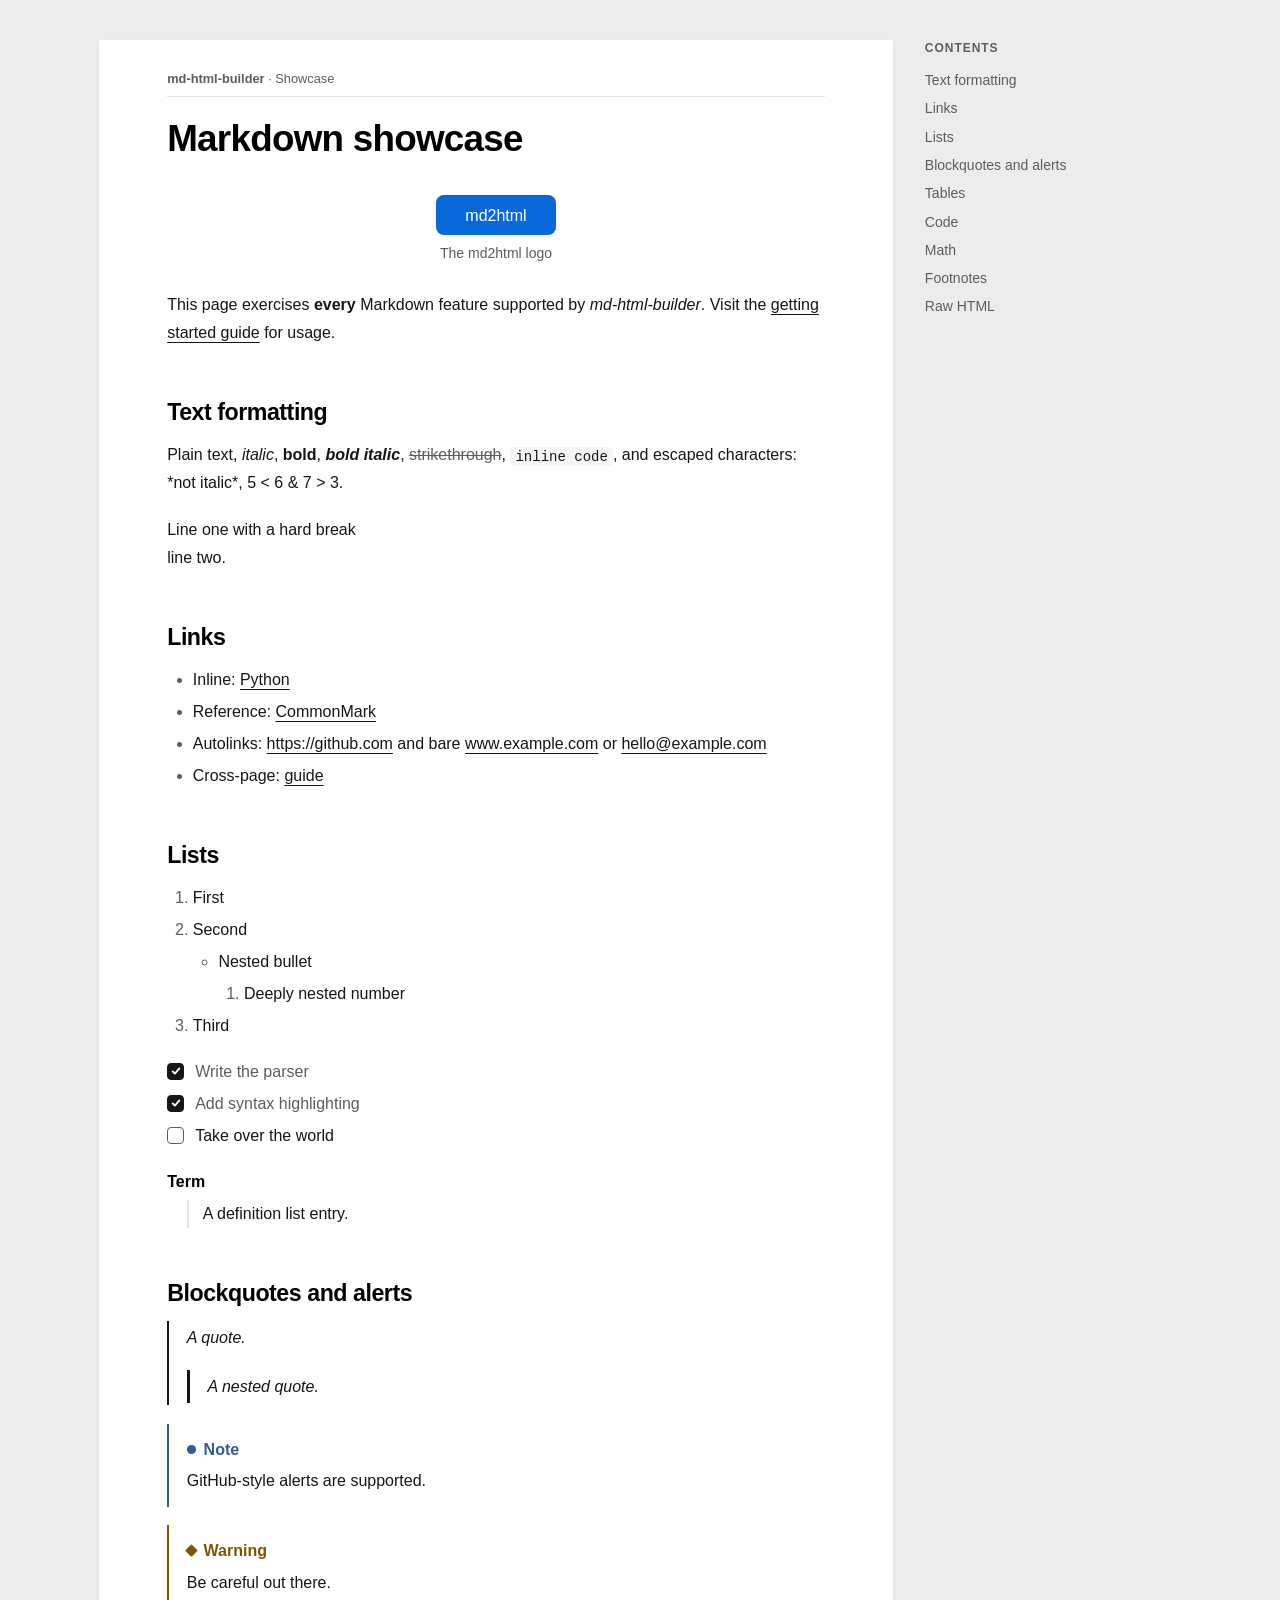
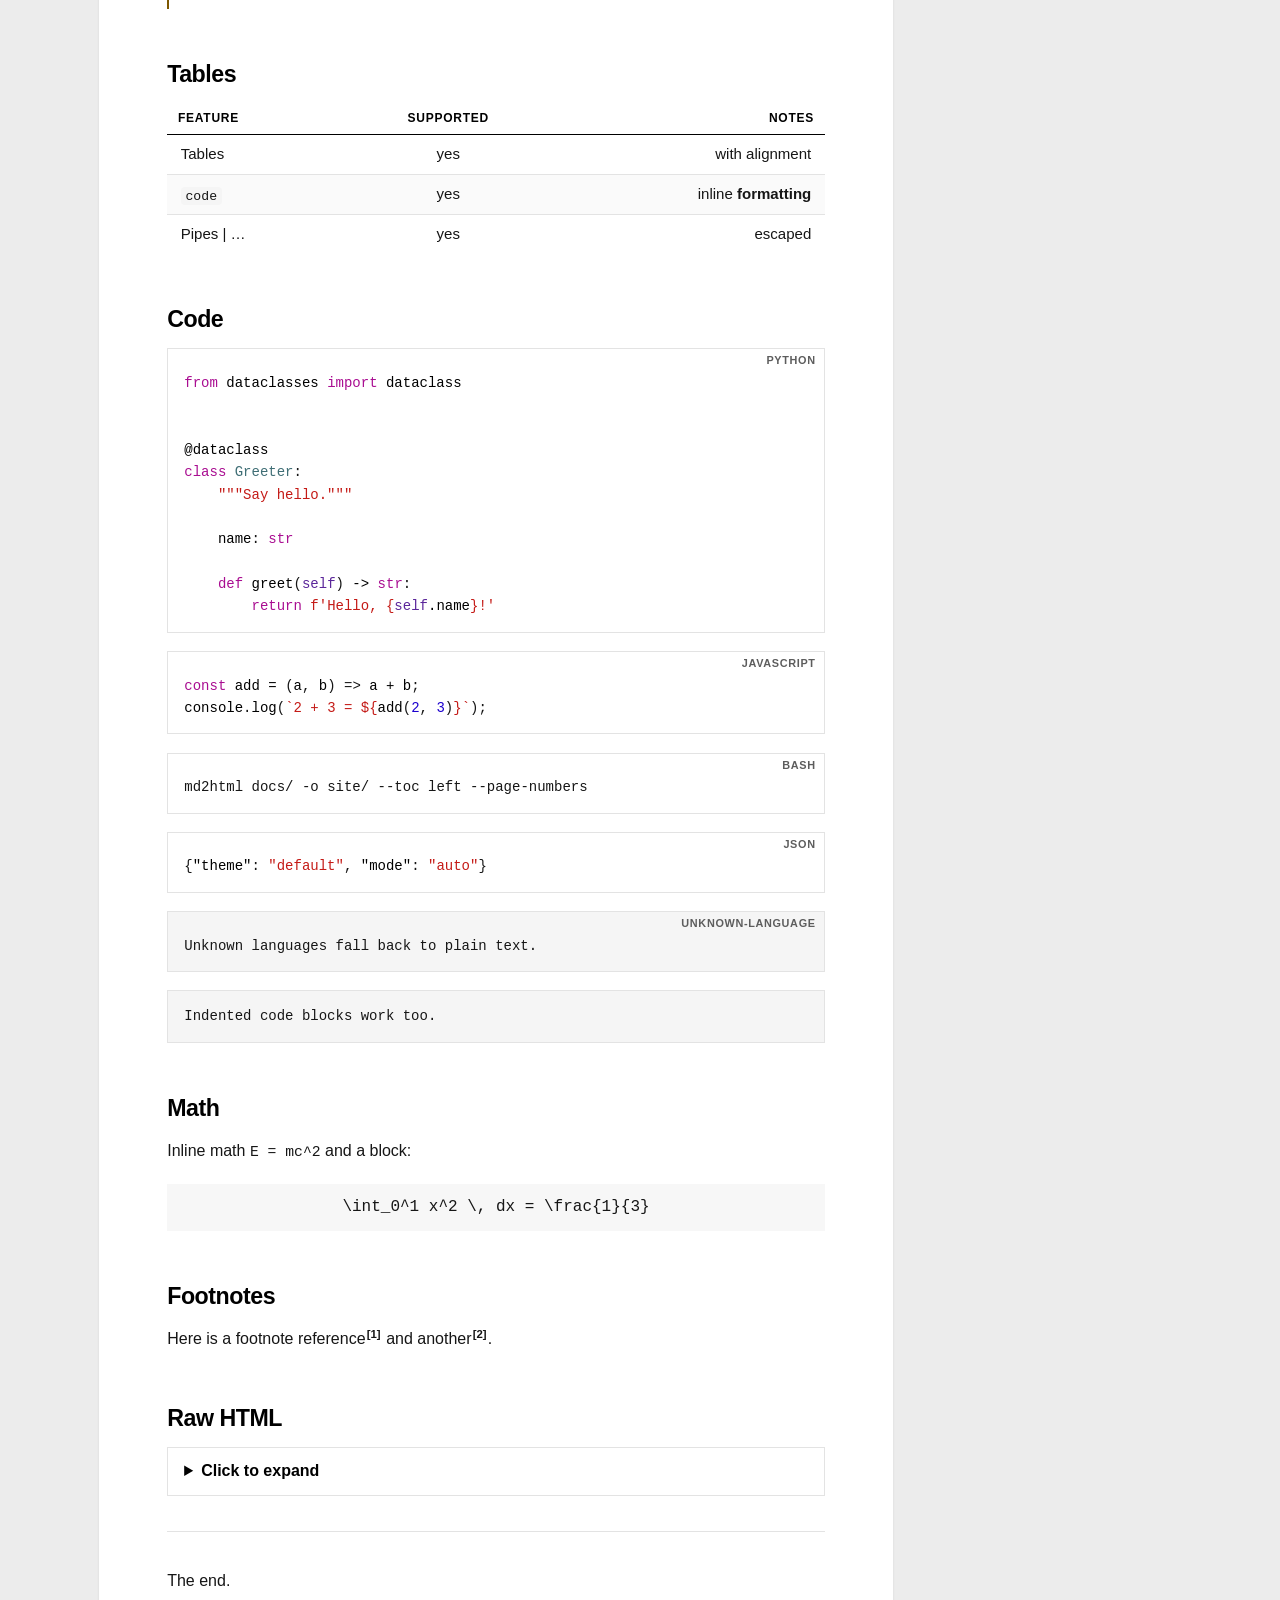
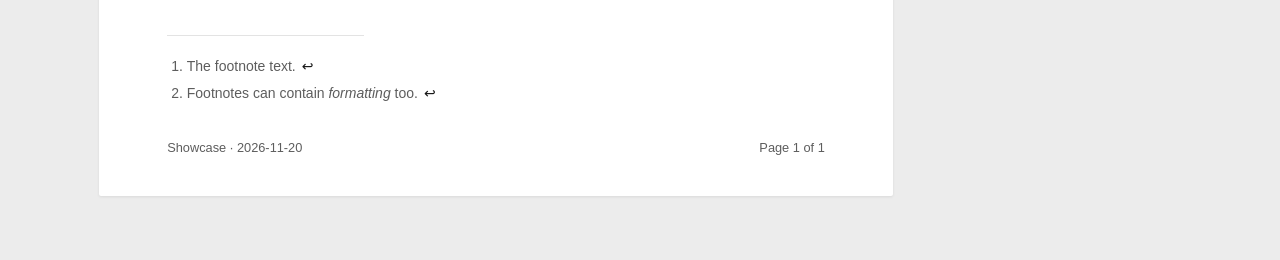
<file: examples/themes/minimal.html>
<!DOCTYPE html>
<html lang="en" data-theme="auto" data-toc="right">
<head>
<meta charset="utf-8">
<meta name="viewport" content="width=device-width, initial-scale=1">
<meta name="generator" content="md-html-builder 0.1.0">
<meta name="color-scheme" content="light dark">
<meta name="description" content="Every Markdown feature supported by md-html-builder.">
<meta name="author" content="md-html-builder">
<title>Showcase</title>
<style id="mdh-styles">
/* ---- base ---- */
/*
 * md-html-builder shared base stylesheet.
 *
 * Every built-in theme is layered on top of this file. It implements the page layouts
 * (the "paged" sheet-of-paper view and the "web" view), every Markdown component, the
 * accessibility helpers and the print stylesheet. All visual decisions are read from
 * CSS custom properties so themes and users can change them without touching selectors.
 *
 * Sections:
 *   1. Tokens (defaults; themes override)      6. Header, footer, page number
 *   2. Document & typography                   7. Navigation, TOC, pager
 *   3. Accessibility helpers                   8. Markdown components
 *   4. Web view layout                         9. Small screens
 *   5. Paged view (sheet of paper)            10. Print / PDF
 */

/* 1. Tokens ------------------------------------------------------------------------- */
:root {
  --mdh-font-body: system-ui, -apple-system, 'Segoe UI', Roboto, 'Helvetica Neue', Arial,
    'Noto Sans', sans-serif, 'Apple Color Emoji', 'Segoe UI Emoji';
  --mdh-font-heading: var(--mdh-font-body);
  --mdh-font-code: ui-monospace, 'SF Mono', SFMono-Regular, 'Cascadia Code', 'JetBrains Mono',
    Menlo, Consolas, 'Liberation Mono', monospace;
  --mdh-font-size: 16px;
  --mdh-line-height: 1.65;
  --mdh-content-max-width: 48rem;
  --mdh-sidebar-width: 16rem;

  --mdh-heading-weight: 600;
  --mdh-heading-line-height: 1.25;
  --mdh-heading-letter-spacing: -0.011em;
  --mdh-h1-size: 2.1em;
  --mdh-h2-size: 1.55em;
  --mdh-h3-size: 1.25em;
  --mdh-h4-size: 1.08em;
  --mdh-h5-size: 1em;
  --mdh-h6-size: 0.92em;
  --mdh-code-font-size: 0.875em;
  --mdh-text-align: left;
  --mdh-hyphens: manual;
  --mdh-block-spacing: 1em;
  --mdh-radius: 8px;
  --mdh-gutter: 2rem;
  --mdh-bar-font-size: 0.8rem;
  --mdh-sheet-shadow: 0 1px 2px rgb(0 0 0 / 0.08), 0 8px 28px rgb(0 0 0 / 0.12);

  /* Physical page (overridden from the `page` configuration section). */
  --mdh-page-width: 210mm;
  --mdh-page-height: 297mm;
  --mdh-page-margin-top: 20mm;
  --mdh-page-margin-right: 18mm;
  --mdh-page-margin-bottom: 20mm;
  --mdh-page-margin-left: 18mm;

  /* Optional colours: fall back to core colours when a theme does not define them. */
  --mdh-color-desk: var(--mdh-color-surface);
  --mdh-color-selection: var(--mdh-color-table-stripe);
  --mdh-color-mark: #fff2a8;
  --mdh-color-mark-text: #1f2328;
  --mdh-color-focus: var(--mdh-color-accent);
  --mdh-color-note: var(--mdh-color-link);
  --mdh-color-tip: #1a7f37;
  --mdh-color-important: #8250df;
  --mdh-color-warning: #9a6700;
  --mdh-color-caution: #cf222e;
}

/* 2. Document & typography ------------------------------------------------------------ */
*, *::before, *::after { box-sizing: border-box; }

html {
  font-size: var(--mdh-font-size);
  -webkit-text-size-adjust: 100%;
  text-size-adjust: 100%;
}

body {
  margin: 0;
  min-height: 100vh;
  background: var(--mdh-color-bg);
  color: var(--mdh-color-text);
  font-family: var(--mdh-font-body);
  line-height: var(--mdh-line-height);
  font-kerning: normal;
  text-rendering: optimizeLegibility;
  -webkit-font-smoothing: antialiased;
  -moz-osx-font-smoothing: grayscale;
  overflow-wrap: break-word;
}

.markdown-body {
  text-align: var(--mdh-text-align);
  hyphens: var(--mdh-hyphens);
  -webkit-hyphens: var(--mdh-hyphens);
}

/* :where() keeps this rhythm rule at low specificity so components can override it. */
.markdown-body :where(p, ul, ol, dl, blockquote, table, pre, details, figure, .mdh-code,
  .mdh-table-wrap, .markdown-alert, .math.block) {
  margin-top: 0;
  margin-bottom: var(--mdh-block-spacing);
}
.markdown-body > :first-child { margin-top: 0; }
.markdown-body > :last-child { margin-bottom: 0; }

.markdown-body :is(h1, h2, h3, h4, h5, h6) {
  font-family: var(--mdh-font-heading);
  font-weight: var(--mdh-heading-weight);
  line-height: var(--mdh-heading-line-height);
  letter-spacing: var(--mdh-heading-letter-spacing);
  color: var(--mdh-color-heading);
  text-align: left;
  hyphens: manual;
  margin: 1.6em 0 0.6em;
  scroll-margin-top: 1.5rem;
  text-wrap: balance;
}
.markdown-body h1 { font-size: var(--mdh-h1-size); margin-top: 0.5em; }
.markdown-body h2 {
  font-size: var(--mdh-h2-size);
  padding-bottom: 0.3em;
  border-bottom: 1px solid var(--mdh-color-border);
}
.markdown-body h3 { font-size: var(--mdh-h3-size); }
.markdown-body h4 { font-size: var(--mdh-h4-size); }
.markdown-body h5 { font-size: var(--mdh-h5-size); }
.markdown-body h6 {
  font-size: var(--mdh-h6-size);
  color: var(--mdh-color-muted);
  text-transform: uppercase;
  letter-spacing: 0.04em;
}

.markdown-body .header-anchor {
  margin-left: 0.3em;
  font-weight: 400;
  color: var(--mdh-color-muted);
  text-decoration: none;
  opacity: 0;
  transition: opacity 0.15s ease;
}
.markdown-body :is(h1, h2, h3, h4, h5, h6):hover .header-anchor,
.markdown-body .header-anchor:focus-visible { opacity: 1; }

a {
  hyphens: manual;
  color: var(--mdh-color-link);
  text-decoration-line: underline;
  text-decoration-thickness: 0.07em;
  text-underline-offset: 0.18em;
}
a:hover { text-decoration-thickness: 0.14em; }

strong, b { font-weight: 700; }
small { font-size: 0.85em; }
sub, sup { font-size: 0.75em; line-height: 0; position: relative; vertical-align: baseline; }
sup { top: -0.5em; }
sub { bottom: -0.25em; }
abbr[title] { text-decoration: underline dotted; cursor: help; }
s, del { color: var(--mdh-color-muted); }
mark { background: var(--mdh-color-mark); color: var(--mdh-color-mark-text); padding: 0 0.15em; border-radius: 2px; }
kbd {
  display: inline-block;
  padding: 0.1em 0.4em;
  font: 0.8em/1.3 var(--mdh-font-code);
  color: var(--mdh-color-text);
  background: var(--mdh-color-surface);
  border: 1px solid var(--mdh-color-border);
  border-bottom-width: 2px;
  border-radius: 4px;
}

::selection { background: var(--mdh-color-selection); }

/* 3. Accessibility helpers ------------------------------------------------------------- */
.mdh-skip-link {
  position: absolute;
  left: 1rem;
  top: -10rem;
  z-index: 100;
  padding: 0.6rem 1rem;
  background: var(--mdh-color-bg);
  color: var(--mdh-color-link);
  border: 2px solid var(--mdh-color-focus);
  border-radius: var(--mdh-radius);
  font-weight: 600;
}
.mdh-skip-link:focus { top: 1rem; }

:focus-visible {
  outline: 3px solid var(--mdh-color-focus);
  outline-offset: 2px;
  border-radius: 2px;
}

.mdh-print-regions { display: none; }

@media (prefers-reduced-motion: reduce) {
  *, *::before, *::after { transition: none !important; scroll-behavior: auto !important; }
}

/* 4. Web view layout ----------------------------------------------------------------------- */
.mdh-view-web { display: flex; flex-direction: column; }
.mdh-view-web .mdh-layout {
  flex: 1 0 auto;
  display: grid;
  grid-template-columns: minmax(0, var(--mdh-content-max-width));
  grid-template-areas: 'nav' 'toc' 'content';
  column-gap: var(--mdh-gutter);
  width: 100%;
  padding: 2.5rem 1.5rem 3rem;
}
.mdh-view-web.mdh-align-center .mdh-layout { justify-content: center; }
.mdh-view-web .mdh-site-nav { grid-area: nav; }
.mdh-view-web .mdh-toc { grid-area: toc; }
.mdh-view-web .mdh-content { grid-area: content; min-width: 0; }

@media (min-width: 62rem) {
  .mdh-view-web.mdh-toc-left .mdh-layout {
    grid-template-columns: var(--mdh-sidebar-width) minmax(0, var(--mdh-content-max-width));
    grid-template-areas: 'toc content';
  }
  .mdh-view-web.mdh-toc-right .mdh-layout {
    grid-template-columns: minmax(0, var(--mdh-content-max-width)) var(--mdh-sidebar-width);
    grid-template-areas: 'content toc';
  }
  .mdh-view-web.mdh-has-nav:is(.mdh-toc-none, .mdh-toc-top) .mdh-layout {
    grid-template-columns: var(--mdh-sidebar-width) minmax(0, var(--mdh-content-max-width));
    grid-template-areas: 'nav toc' 'nav content';
  }
  .mdh-view-web.mdh-has-nav:is(.mdh-toc-left, .mdh-toc-right) .mdh-layout {
    grid-template-columns: var(--mdh-sidebar-width) minmax(0, var(--mdh-content-max-width))
      var(--mdh-sidebar-width);
    grid-template-areas: 'nav content toc';
  }
  .mdh-view-web .mdh-toc:is(.mdh-toc-left, .mdh-toc-right) > nav,
  .mdh-view-web .mdh-site-nav-inner {
    position: sticky;
    top: 1.5rem;
    max-height: calc(100vh - 3rem);
    overflow: auto;
  }
  .mdh-view-web .mdh-toc.mdh-toc-left > nav, .mdh-view-web .mdh-site-nav-inner { padding-right: 0.5rem; }
}

/* 5. Paged view: the document as a sheet of paper ------------------------------------------ */
.mdh-view-paged { background: var(--mdh-color-desk); }
.mdh-view-paged .mdh-layout { padding: 2.5rem var(--mdh-gutter) 4rem; }

.mdh-sheet {
  --_mt: var(--mdh-page-margin-top);
  --_mr: var(--mdh-page-margin-right);
  --_mb: var(--mdh-page-margin-bottom);
  --_ml: var(--mdh-page-margin-left);
  position: relative;
  display: flex;
  flex-direction: column;
  width: min(var(--mdh-page-width), 100%);
  min-height: var(--mdh-page-height);
  margin: 0 auto;
  padding: var(--_mt) var(--_mr) var(--_mb) var(--_ml);
  background: var(--mdh-color-bg);
  box-shadow: var(--mdh-sheet-shadow);
  border-radius: 2px;
}
.mdh-view-paged.mdh-align-left .mdh-sheet { margin-left: 0; }
.mdh-sheet > .mdh-content { flex: 1 0 auto; min-width: 0; }

/* Header and footer live in the sheet's top/bottom margins, exactly like on paper. */
.mdh-sheet > .mdh-header {
  display: flex;
  align-items: flex-end;
  height: var(--_mt);
  margin: calc(-1 * var(--_mt)) 0 0;
  padding: 0 0 5mm;
  background: none;
  color: var(--mdh-color-muted);
  border: 0;
}
.mdh-sheet > .mdh-header .mdh-header-inner { width: 100%; }
.mdh-sheet > .mdh-footer {
  display: block;
  height: var(--_mb);
  margin: 0 0 calc(-1 * var(--_mb));
  padding: 5mm 0 0;
  background: none;
  color: var(--mdh-color-muted);
  border: 0;
}

/* Sidebars sit on the desk beside the sheet on wide screens, inside the sheet otherwise. */
.mdh-sheet > :is(.mdh-toc, .mdh-site-nav) {
  margin: 0 0 2rem;
  padding: 1rem 1.25rem;
  border: 1px solid var(--mdh-color-border);
  border-radius: var(--mdh-radius);
  background: var(--mdh-color-surface);
}

/* One sidebar (TOC or page navigation) fits beside an A4 sheet from 76rem; both need 92rem.
   Below that they are shown as boxes at the top of the sheet. */
@media screen and (min-width: 76rem) {
  .mdh-view-paged:not(.mdh-has-nav).mdh-toc-right .mdh-layout {
    padding-right: calc(var(--mdh-sidebar-width) + 2 * var(--mdh-gutter));
  }
  .mdh-view-paged:not(.mdh-has-nav).mdh-toc-left .mdh-layout,
  .mdh-view-paged.mdh-has-nav:is(.mdh-toc-none, .mdh-toc-top) .mdh-layout {
    padding-left: calc(var(--mdh-sidebar-width) + 2 * var(--mdh-gutter));
  }
  .mdh-view-paged:not(.mdh-has-nav) .mdh-sheet > .mdh-toc-right {
    position: absolute;
    top: 0;
    bottom: 0;
    left: calc(100% + var(--mdh-gutter));
    width: var(--mdh-sidebar-width);
    margin: 0;
    padding: 0;
    border: 0;
    background: none;
  }
  .mdh-view-paged:not(.mdh-has-nav) .mdh-sheet > .mdh-toc-left,
  .mdh-view-paged.mdh-has-nav:is(.mdh-toc-none, .mdh-toc-top) .mdh-sheet > .mdh-site-nav {
    position: absolute;
    top: 0;
    bottom: 0;
    right: calc(100% + var(--mdh-gutter));
    width: var(--mdh-sidebar-width);
    margin: 0;
    padding: 0;
    border: 0;
    background: none;
  }
}

@media screen and (min-width: 92rem) {
  .mdh-view-paged.mdh-has-nav:is(.mdh-toc-left, .mdh-toc-right) .mdh-layout {
    padding-left: calc(var(--mdh-sidebar-width) + 2 * var(--mdh-gutter));
    padding-right: calc(var(--mdh-sidebar-width) + 2 * var(--mdh-gutter));
  }
  .mdh-view-paged.mdh-has-nav .mdh-sheet > :is(.mdh-toc-left, .mdh-toc-right) {
    position: absolute;
    top: 0;
    bottom: 0;
    left: calc(100% + var(--mdh-gutter));
    width: var(--mdh-sidebar-width);
    margin: 0;
    padding: 0;
    border: 0;
    background: none;
  }
  .mdh-view-paged.mdh-has-nav .mdh-sheet > .mdh-site-nav {
    position: absolute;
    top: 0;
    bottom: 0;
    right: calc(100% + var(--mdh-gutter));
    width: var(--mdh-sidebar-width);
    margin: 0;
    padding: 0;
    border: 0;
    background: none;
  }
}

/* Sticky contents while a sidebar sits beside the sheet. */
@media screen and (min-width: 76rem) {
  .mdh-view-paged .mdh-sheet > :is(.mdh-toc-left, .mdh-toc-right) > nav,
  .mdh-view-paged .mdh-sheet > .mdh-site-nav > .mdh-site-nav-inner {
    position: sticky;
    top: 1.5rem;
    max-height: calc(100vh - 3rem);
    overflow: auto;
  }
}

/* 6. Header, footer, page number --------------------------------------------------------- */
.mdh-header, .mdh-footer, .mdh-running-header, .mdh-running-footer {
  font-size: var(--mdh-bar-font-size);
  line-height: 1.45;
}
.mdh-view-web .mdh-header {
  background: var(--mdh-color-header-bg);
  color: var(--mdh-color-header-text);
  border-bottom: 1px solid var(--mdh-color-border);
  padding: 0.85rem 1.5rem;
  font-size: 0.95rem;
  font-weight: 600;
}
.mdh-view-web .mdh-footer {
  background: var(--mdh-color-footer-bg);
  color: var(--mdh-color-footer-text);
  border-top: 1px solid var(--mdh-color-border);
  padding: 1rem 1.5rem;
}
.mdh-view-web :is(.mdh-header-inner, .mdh-footer-inner) {
  max-width: calc(var(--mdh-content-max-width) + 2 * var(--mdh-sidebar-width) + 4rem);
  margin: 0 auto;
}
.mdh-view-web.mdh-align-left :is(.mdh-header-inner, .mdh-footer-inner) { margin-left: 0; }

.mdh-sheet .mdh-header-inner, .mdh-running-header .mdh-header-inner {
  padding-bottom: 2mm;
  border-bottom: 0.5pt solid var(--mdh-color-border);
}
.mdh-header a, .mdh-footer a, .mdh-running-header a, .mdh-running-footer a { color: inherit; }

.mdh-footer-inner {
  display: flex;
  justify-content: space-between;
  align-items: baseline;
  gap: 0.5rem 1.5rem;
  flex-wrap: wrap;
}
.mdh-footer-text { min-width: 0; }
.mdh-page-number {
  margin-left: auto;
  font-variant-numeric: tabular-nums;
  white-space: nowrap;
}
.mdh-pagenum-left .mdh-page-number { order: -1; margin-left: 0; margin-right: auto; }
.mdh-pagenum-left .mdh-footer-text { margin-left: auto; }
.mdh-pagenum-center .mdh-footer-inner { justify-content: center; }
.mdh-pagenum-center .mdh-page-number { margin: 0 auto; }
.mdh-pagenum-center .mdh-footer-text { flex-basis: 100%; text-align: center; }

/* 7. Navigation, table of contents, pager ------------------------------------------------- */
.mdh-toc, .mdh-site-nav { font-size: 0.875rem; line-height: 1.45; }
.mdh-toc-title, .mdh-site-nav-title {
  margin: 0 0 0.6rem;
  font-family: var(--mdh-font-heading);
  font-size: 0.75rem;
  font-weight: 700;
  letter-spacing: 0.08em;
  text-transform: uppercase;
  color: var(--mdh-color-muted);
}
.mdh-toc ul, .mdh-site-nav ul { list-style: none; margin: 0; padding: 0; }
.mdh-toc ul ul { padding-left: 0.9rem; }
.mdh-toc li, .mdh-site-nav li { margin: 0.1rem 0; }
.mdh-toc a, .mdh-site-nav a {
  display: block;
  padding: 0.2rem 0.6rem;
  color: var(--mdh-color-muted);
  text-decoration: none;
  border-left: 2px solid transparent;
  border-radius: 0 4px 4px 0;
}
.mdh-toc a:hover, .mdh-site-nav a:hover {
  color: var(--mdh-color-link);
  border-left-color: var(--mdh-color-border);
  background: var(--mdh-color-surface);
}
.mdh-site-nav .is-current > a {
  color: var(--mdh-color-heading);
  font-weight: 600;
  border-left-color: var(--mdh-color-accent);
}
.mdh-view-web .mdh-toc, .mdh-view-web .mdh-site-nav { margin-bottom: 2rem; }
.mdh-view-web .mdh-toc.mdh-toc-top {
  padding: 1rem 1.25rem;
  border: 1px solid var(--mdh-color-border);
  border-radius: var(--mdh-radius);
  background: var(--mdh-color-surface);
}
.mdh-toc.mdh-toc-top .mdh-toc-list { columns: 2 14rem; column-gap: 2rem; }
.mdh-toc.mdh-toc-top .mdh-toc-list > li { break-inside: avoid; }

.mdh-pager {
  display: flex;
  justify-content: space-between;
  gap: 1rem;
  margin-top: 3rem;
}
.mdh-view-paged .mdh-pager {
  width: min(var(--mdh-page-width), 100%);
  margin: 2rem auto 0;
}
.mdh-view-paged.mdh-align-left .mdh-pager { margin-left: 0; }
.mdh-pager a {
  flex: 0 1 48%;
  padding: 0.8rem 1.1rem;
  border: 1px solid var(--mdh-color-border);
  border-radius: var(--mdh-radius);
  background: var(--mdh-color-bg);
  color: var(--mdh-color-heading);
  text-decoration: none;
}
.mdh-pager a:hover { border-color: var(--mdh-color-accent); }
.mdh-pager-next { margin-left: auto; text-align: right; }
.mdh-pager-label {
  display: block;
  font-size: 0.75rem;
  letter-spacing: 0.06em;
  text-transform: uppercase;
  color: var(--mdh-color-muted);
}
.mdh-pager-prev .mdh-pager-label::before { content: '\2190\00a0'; }
.mdh-pager-next .mdh-pager-label::after { content: '\00a0\2192'; }
.mdh-pager-title { font-weight: 600; color: var(--mdh-color-link); }

/* 8. Markdown components ---------------------------------------------------------------- */

/* Lists */
.markdown-body :is(ul, ol) { padding-left: 1.6em; }
.markdown-body li > :is(ul, ol) { margin-top: 0.25em; margin-bottom: 0; }
.markdown-body li + li { margin-top: 0.25em; }
.markdown-body li > p { margin-bottom: 0.5em; }
.markdown-body li::marker { color: var(--mdh-color-muted); }
.markdown-body ol > li::marker { font-variant-numeric: tabular-nums; }

/* Task lists: the (disabled) checkbox stays in the DOM for assistive technology but is
   drawn by li::before so it looks identical in every browser and in PDF engines. */
.markdown-body .contains-task-list { list-style: none; padding-left: 0; }
.markdown-body .contains-task-list .contains-task-list { padding-left: 1.6em; }
.markdown-body .task-list-item { position: relative; list-style: none; padding-left: 1.75em; }
.markdown-body .task-list-item-checkbox {
  position: absolute;
  left: 0;
  top: 0.3em;
  width: 1.05em;
  height: 1.05em;
  margin: 0;
  opacity: 0;
  pointer-events: none;
}
.markdown-body .task-list-item::before {
  content: '';
  position: absolute;
  left: 0;
  top: 0.3em;
  width: 1.05em;
  height: 1.05em;
  border: 1.5px solid var(--mdh-color-muted);
  border-radius: 0.25em;
  background: var(--mdh-color-bg) no-repeat center / 78% 78%;
}
.markdown-body .task-list-item.is-checked { color: var(--mdh-color-muted); }
.markdown-body .task-list-item.is-checked::before {
  border-color: var(--mdh-color-accent);
  background-color: var(--mdh-color-accent);
  background-image: url("data:image/svg+xml,%3Csvg xmlns='http://www.w3.org/2000/svg' viewBox='0 0 16 16'%3E%3Cpath fill='none' stroke='%23fff' stroke-width='2.4' stroke-linecap='round' stroke-linejoin='round' d='M3.5 8.5l3 3 6-7'/%3E%3C/svg%3E");
}

/* Definition lists */
.markdown-body dt { font-weight: 600; color: var(--mdh-color-heading); margin-top: 0.75em; }
.markdown-body dt:first-child { margin-top: 0; }
.markdown-body dd {
  margin: 0.2em 0 0 1.25em;
  padding-left: 0.85em;
  border-left: 2px solid var(--mdh-color-border);
}

/* Blockquotes */
.markdown-body blockquote {
  margin-left: 0;
  margin-right: 0;
  padding: 0.15em 1.1em;
  color: var(--mdh-color-muted);
  border-left: 4px solid var(--mdh-color-blockquote-border);
}
.markdown-body blockquote > :last-child { margin-bottom: 0; }
.markdown-body blockquote blockquote { margin-top: 0.5em; border-left-width: 3px; }

/* GitHub-style alerts */
.markdown-body .markdown-alert {
  --_alert: var(--mdh-color-note);
  padding: 0.75em 1.1em;
  border-left: 4px solid var(--_alert);
  border-radius: 0 var(--mdh-radius) var(--mdh-radius) 0;
  background: var(--mdh-color-surface);
  color: var(--mdh-color-text);
}
.markdown-body .markdown-alert > :last-child { margin-bottom: 0; }
.markdown-body .markdown-alert-tip { --_alert: var(--mdh-color-tip); }
.markdown-body .markdown-alert-important { --_alert: var(--mdh-color-important); }
.markdown-body .markdown-alert-warning { --_alert: var(--mdh-color-warning); }
.markdown-body .markdown-alert-caution { --_alert: var(--mdh-color-caution); }
.markdown-body .markdown-alert-title {
  margin-bottom: 0.2em;
  font-weight: 700;
  color: var(--_alert);
}
/* A small marker in the alert colour; shape varies so colour is never the only cue. */
.markdown-body .markdown-alert-title::before {
  content: '';
  display: inline-block;
  width: 0.55em;
  height: 0.55em;
  margin-right: 0.5em;
  vertical-align: 0.08em;
  background: var(--_alert);
  border-radius: 50%;
}
.markdown-body :is(.markdown-alert-warning, .markdown-alert-caution) .markdown-alert-title::before {
  border-radius: 1px;
  transform: rotate(45deg);
}
.markdown-body .markdown-alert-important .markdown-alert-title::before { border-radius: 1px; }

/* Inline code */
.markdown-body :not(pre) > code {
  padding: 0.12em 0.36em;
  font-family: var(--mdh-font-code);
  font-size: var(--mdh-code-font-size);
  color: var(--mdh-color-code-text);
  background: var(--mdh-color-code-bg);
  border: 1px solid var(--mdh-color-border);
  border-radius: 0.3em;
  overflow-wrap: anywhere;
}
.markdown-body a > code { color: inherit; }

/* Code blocks (Pygments supplies .highlight colours) */
.markdown-body .mdh-code {
  position: relative;
  border: 1px solid var(--mdh-color-border);
  border-radius: var(--mdh-radius);
  overflow: hidden;
  text-align: left;
  hyphens: none;
}
.markdown-body .mdh-code .highlight { margin: 0; border-radius: 0; }
.markdown-body .mdh-code pre {
  margin: 0;
  padding: 1em 1.15em;
  overflow-x: auto;
  font-family: var(--mdh-font-code);
  font-size: var(--mdh-code-font-size);
  line-height: 1.6;
  tab-size: 4;
  background: transparent;
}
.markdown-body .mdh-code pre code { font: inherit; background: none; padding: 0; border: 0; }
.markdown-body .mdh-code[data-lang] pre { padding-top: 1.6em; }
.markdown-body .mdh-code-plain .highlight {
  background: var(--mdh-color-code-bg);
  color: var(--mdh-color-code-text);
}
.markdown-body .mdh-code-lang {
  position: absolute;
  top: 0;
  right: 0;
  z-index: 1;
  padding: 0.2em 0.75em;
  font-family: var(--mdh-font-body);
  font-size: 0.68rem;
  font-weight: 600;
  letter-spacing: 0.06em;
  text-transform: uppercase;
  color: var(--mdh-color-muted);
  background: var(--mdh-color-surface);
  border-left: 1px solid var(--mdh-color-border);
  border-bottom: 1px solid var(--mdh-color-border);
  border-bottom-left-radius: var(--mdh-radius);
  user-select: none;
}
.markdown-body .highlighttable { width: 100%; margin: 0; border: 0; border-spacing: 0; }
.markdown-body .highlighttable :is(td, th) { padding: 0; border: 0; background: none; }
.markdown-body .highlighttable tr { background: none; }
.markdown-body .highlighttable td.linenos {
  width: 1%;
  border-right: 1px solid var(--mdh-color-border);
  user-select: none;
}
.markdown-body .highlighttable td.linenos pre { padding-right: 0.8em; opacity: 0.7; text-align: right; }
.markdown-body .highlighttable td.code { width: 99%; }
.markdown-body .highlighttable .linenodiv pre { background: none; }

/* Tables */
.markdown-body .mdh-table-wrap {
  overflow-x: auto;
  border: var(--mdh-table-frame, 1px solid var(--mdh-color-border));
  border-radius: var(--mdh-radius);
}
.markdown-body .mdh-table-wrap > table { margin: 0; border: 0; }
.markdown-body table:not(.highlighttable) {
  width: 100%;
  border-collapse: collapse;
  border-spacing: 0;
  font-size: 0.94em;
  line-height: 1.5;
  font-variant-numeric: tabular-nums;
  text-align: left;
  hyphens: manual;
}
.markdown-body table:not(.highlighttable) :is(th, td) {
  padding: 0.55em 0.9em;
  border-bottom: 1px solid var(--mdh-color-border);
  vertical-align: top;
}
.markdown-body table:not(.highlighttable) :is(th, td) + :is(th, td) {
  border-left: 1px solid var(--mdh-color-border);
}
.markdown-body table:not(.highlighttable) thead th {
  background: var(--mdh-color-table-header-bg);
  color: var(--mdh-color-heading);
  font-weight: 600;
  border-bottom: 2px solid var(--mdh-color-border);
  white-space: nowrap;
}
.markdown-body table:not(.highlighttable) tbody tr:nth-child(even) {
  background: var(--mdh-color-table-stripe);
}
.markdown-body table:not(.highlighttable) tbody tr:last-child > * { border-bottom: 0; }
.markdown-body table:not(.highlighttable) caption {
  caption-side: bottom;
  padding: 0.5em;
  font-size: 0.875em;
  color: var(--mdh-color-muted);
}

/* Images and figures */
.markdown-body img { max-width: 100%; height: auto; border-style: none; vertical-align: middle; }
.markdown-body figure.mdh-figure { margin: 1.75em 0; text-align: center; }
.markdown-body figure.mdh-figure img { display: block; margin: 0 auto; }
.markdown-body figcaption {
  margin-top: 0.6em;
  font-size: 0.875em;
  line-height: 1.45;
  color: var(--mdh-color-muted);
  text-align: center;
}
.markdown-body p > img:only-child { display: block; margin: 0 auto; }

/* Horizontal rules */
.markdown-body hr {
  height: 0;
  margin: 2.2em 0;
  border: 0;
  border-top: 1px solid var(--mdh-color-border);
}

/* Footnotes */
.markdown-body .footnote-ref a {
  padding: 0 0.1em;
  font-size: 0.95em;
  font-weight: 600;
  text-decoration: none;
}
.markdown-body hr.footnotes-sep { width: 30%; margin: 2.5em 0 1.25em; }
.markdown-body .footnotes {
  font-size: 0.875em;
  line-height: 1.5;
  color: var(--mdh-color-muted);
}
.markdown-body .footnotes-list { padding-left: 1.4em; }
.markdown-body .footnote-item > p { margin-bottom: 0.4em; }
.markdown-body .footnote-item:target { color: var(--mdh-color-text); }
.markdown-body .footnote-backref { text-decoration: none; margin-left: 0.15em; }

/* Math (plain or MathJax) */
.markdown-body .math.inline { font-family: var(--mdh-font-code); font-size: 0.92em; }
.markdown-body .math.block {
  padding: 0.6em 1em;
  overflow-x: auto;
  font-family: var(--mdh-font-code);
  text-align: center;
  background: var(--mdh-color-surface);
  border-radius: var(--mdh-radius);
}
.markdown-body .math .math { padding: 0; margin: 0; background: none; font-size: 1em; }
.markdown-body mjx-container { overflow-x: auto; overflow-y: hidden; }

/* Raw HTML niceties */
.markdown-body details {
  padding: 0.6em 1em;
  border: 1px solid var(--mdh-color-border);
  border-radius: var(--mdh-radius);
}
.markdown-body details > summary { cursor: pointer; font-weight: 600; color: var(--mdh-color-heading); }
.markdown-body details[open] > summary { margin-bottom: 0.6em; }
.markdown-body details > :last-child { margin-bottom: 0; }

/* 9. Small screens ------------------------------------------------------------------------ */
@media screen and (max-width: 52rem) {
  .mdh-view-paged .mdh-layout { padding: 0 0 2rem; }
  .mdh-sheet {
    --_mt: 1.5rem;
    --_mr: 1.15rem;
    --_mb: 1.5rem;
    --_ml: 1.15rem;
    width: 100%;
    min-height: 0;
    border-radius: 0;
    box-shadow: none;
  }
  .mdh-sheet > .mdh-header {
    height: auto;
    margin: calc(-1 * var(--_mt)) calc(-1 * var(--_mr)) var(--_mt) calc(-1 * var(--_ml));
    padding: 0.8rem var(--_mr) 0 var(--_ml);
  }
  .mdh-sheet > .mdh-footer {
    height: auto;
    margin: 2rem 0 0;
    padding: 0.75rem 0 0;
    border-top: 1px solid var(--mdh-color-border);
  }
  .mdh-view-paged .mdh-pager { padding: 0 1rem; }
}

@media screen and (max-width: 40rem) {
  :root { --mdh-h1-size: 1.8em; --mdh-h2-size: 1.4em; --mdh-h3-size: 1.18em; }
  .mdh-view-web .mdh-layout { padding: 1.5rem 1rem 2rem; }
  .mdh-view-web .mdh-header, .mdh-view-web .mdh-footer { padding-left: 1rem; padding-right: 1rem; }
  .mdh-pager { flex-direction: column; }
  .mdh-pager a { flex-basis: auto; }
  .mdh-toc.mdh-toc-top .mdh-toc-list { columns: 1; }
  .markdown-body .mdh-code pre { padding-left: 0.9em; padding-right: 0.9em; }
}

/* 10. Print / PDF ------------------------------------------------------------------------- */
/* @page size, margins and page numbers are generated from the configuration. The page box
   is painted with the theme background so tinted or dark themes have no white margins. */
@page {
  background: var(--mdh-color-bg);
  @top-left {
    font-family: var(--mdh-font-body);
    font-size: 8.5pt;
    color: var(--mdh-color-muted);
    vertical-align: bottom;
    padding-bottom: 5mm;
  }
  @bottom-left {
    font-family: var(--mdh-font-body);
    font-size: 8.5pt;
    color: var(--mdh-color-muted);
    vertical-align: top;
    padding-top: 5mm;
  }
  @bottom-center {
    font-family: var(--mdh-font-body);
    font-size: 8.5pt;
    color: var(--mdh-color-muted);
    vertical-align: top;
    padding-top: 5mm;
  }
  @bottom-right {
    font-family: var(--mdh-font-body);
    font-size: 8.5pt;
    color: var(--mdh-color-muted);
    vertical-align: top;
    padding-top: 5mm;
  }
}

@media print {
  html, body.mdh-body { background: var(--mdh-color-bg); }
  body.mdh-body { min-height: 0; display: block; }

  /* Screen chrome is not part of the printed document. */
  .mdh-skip-link, .mdh-site-nav, .mdh-toc.mdh-toc-left, .mdh-toc.mdh-toc-right, .mdh-pager,
  .mdh-header, .mdh-footer, .markdown-body .header-anchor { display: none !important; }

  .mdh-layout, .mdh-view-web .mdh-layout, .mdh-view-paged .mdh-layout {
    display: block;
    padding: 0;
    width: auto;
  }
  .mdh-sheet {
    display: block;
    width: auto;
    min-height: 0;
    margin: 0;
    padding: 0;
    box-shadow: none;
    border-radius: 0;
    background: none;
  }
  .mdh-toc.mdh-toc-top {
    margin: 0 0 1.5em;
    padding: 0.8em 1em;
    break-inside: avoid;
  }

  /* Running header / footer copies are moved into the page margins. */
  .mdh-print-regions { display: block; }
  .mdh-running-header { position: running(mdh-running-header); width: 100%; color: var(--mdh-color-muted); }
  .mdh-running-footer { position: running(mdh-running-footer); color: var(--mdh-color-muted); }
  .mdh-running-header, .mdh-running-footer { font-family: var(--mdh-font-body); font-size: 8.5pt; }
  @supports not (position: running(mdh)) {
    .mdh-print-regions { display: none; }
  }

  /* Pagination quality. */
  .markdown-body p, .markdown-body li { orphans: 3; widows: 3; }
  .markdown-body :is(h1, h2, h3, h4, h5, h6) { break-after: avoid; page-break-after: avoid; }
  .markdown-body :is(h1, h2, h3, h4, h5, h6) + * { break-before: avoid; page-break-before: avoid; }
  .markdown-body :is(.mdh-code, figure, img, tr, .markdown-alert, .math.block, dt, blockquote) {
    break-inside: avoid;
    page-break-inside: avoid;
  }
  .markdown-body dt { break-after: avoid; }
  .markdown-body thead { display: table-header-group; }
  .markdown-body tfoot { display: table-footer-group; }
  /* Tables must fit the page: print cannot scroll. The frame moves from the wrapper to the
     table so a table split across pages is not drawn as an empty box; wide tables
     (classes added by the parser from the column count) get smaller text and padding, and
     cells may wrap anywhere as a last resort instead of being cut off at the page edge. */
  .markdown-body .mdh-table-wrap { overflow: visible; border: 0; border-radius: 0; }
  .markdown-body :where(.mdh-table-wrap) > table:not(.highlighttable) {
    border: var(--mdh-table-frame, 1px solid var(--mdh-color-border));
  }
  .markdown-body table:not(.highlighttable) :is(th, td) { overflow-wrap: anywhere; }
  .markdown-body table:not(.highlighttable) thead th { white-space: normal; }
  .markdown-body .mdh-table-wide > table:not(.highlighttable) { font-size: 0.8em; }
  .markdown-body .mdh-table-wide > table:not(.highlighttable) :is(th, td) {
    padding: 0.35em 0.45em;
  }
  .markdown-body .mdh-table-xwide > table:not(.highlighttable) { font-size: 0.62em; }
  .markdown-body .mdh-table-xwide > table:not(.highlighttable) :is(th, td) {
    padding: 0.25em 0.3em;
  }

  /* Code is wrapped instead of clipped; colours are kept (print-color-adjust above). */
  .markdown-body .mdh-code { overflow: visible; }
  .markdown-body .mdh-code pre { overflow: visible; white-space: pre-wrap; overflow-wrap: anywhere; }
  .markdown-body .math.block { overflow: visible; }
  .markdown-body a { text-decoration-thickness: 0.05em; }
  .markdown-body .footnote-backref { display: none; }
  .markdown-body .task-list-item-checkbox { display: none; }
  .markdown-body details::details-content { content-visibility: visible; display: block; }
  .markdown-body details > summary { list-style: none; }
}

/* ---- theme: minimal ---- */
/*
 * minimal - monochrome, airy and typographic; colour is reserved for code.
 *
 * Neo-grotesque type, generous white space, hairline rules, underlined links and no
 * decorative backgrounds. Built on themes/_shared/base.css; every value is a CSS custom
 * property. All colour pairs meet WCAG 2.1 AA contrast (checked by the test-suite).
 */
:root {
  --mdh-font-body: 'Inter', 'Helvetica Neue', Helvetica, Arial, system-ui, -apple-system,
    'Segoe UI', Roboto, sans-serif;
  --mdh-font-heading: var(--mdh-font-body);
  --mdh-font-code: 'IBM Plex Mono', ui-monospace, 'SF Mono', Menlo, Consolas, 'Liberation Mono',
    monospace;
  --mdh-font-size: 16px;
  --mdh-line-height: 1.75;
  --mdh-content-max-width: 44rem;
  --mdh-sidebar-width: 14rem;
  --mdh-heading-weight: 600;
  --mdh-heading-letter-spacing: -0.02em;
  --mdh-h1-size: 2.3em;
  --mdh-h2-size: 1.45em;
  --mdh-h3-size: 1.15em;
  --mdh-block-spacing: 1.15em;
  --mdh-radius: 0;
  --mdh-sheet-shadow: 0 1px 3px rgb(0 0 0 / 0.08);
}

/* Light palette (also the default). */
:root {
  --mdh-color-bg: #ffffff;
  --mdh-color-surface: #f7f7f7;
  --mdh-color-text: #161616;
  --mdh-color-muted: #5d5d5d;
  --mdh-color-heading: #000000;
  --mdh-color-link: #161616;
  --mdh-color-accent: #161616;
  --mdh-color-border: #e3e3e3;
  --mdh-color-code-bg: #f5f5f5;
  --mdh-color-code-text: #161616;
  --mdh-color-table-header-bg: #ffffff;
  --mdh-color-table-stripe: #fafafa;
  --mdh-color-blockquote-border: #161616;
  --mdh-color-header-bg: #ffffff;
  --mdh-color-header-text: #161616;
  --mdh-color-footer-bg: #ffffff;
  --mdh-color-footer-text: #5d5d5d;
  --mdh-color-desk: #ececec;
  --mdh-color-selection: #dcdcdc;
  --mdh-color-mark: #fff1a6;
  --mdh-color-mark-text: #161616;
  --mdh-color-focus: #161616;
  --mdh-color-note: #2f5d9b;
  --mdh-color-tip: #2f6f3e;
  --mdh-color-important: #6b46a3;
  --mdh-color-warning: #7d5700;
  --mdh-color-caution: #b42a2a;
}

/* Dark palette: data-theme="dark", and "auto" when the OS prefers dark on screen. */
:root[data-theme="dark"] {
  --mdh-color-bg: #121212;
  --mdh-color-surface: #1b1b1b;
  --mdh-color-text: #ececec;
  --mdh-color-muted: #a6a6a6;
  --mdh-color-heading: #ffffff;
  --mdh-color-link: #ffffff;
  --mdh-color-accent: #ffffff;
  --mdh-color-border: #2f2f2f;
  --mdh-color-code-bg: #1b1b1b;
  --mdh-color-code-text: #ececec;
  --mdh-color-table-header-bg: #121212;
  --mdh-color-table-stripe: #161616;
  --mdh-color-blockquote-border: #ececec;
  --mdh-color-header-bg: #121212;
  --mdh-color-header-text: #ececec;
  --mdh-color-footer-bg: #121212;
  --mdh-color-footer-text: #a6a6a6;
  --mdh-color-desk: #050505;
  --mdh-color-selection: #3a3a3a;
  --mdh-color-mark: #4d4415;
  --mdh-color-mark-text: #ffffff;
  --mdh-color-focus: #ffffff;
  --mdh-color-note: #8fb8f0;
  --mdh-color-tip: #8fd3a0;
  --mdh-color-important: #c3a8f0;
  --mdh-color-warning: #e3c063;
  --mdh-color-caution: #f29a9a;
}

@media screen and (prefers-color-scheme: dark) {
  :root[data-theme="auto"] {
    --mdh-color-bg: #121212;
    --mdh-color-surface: #1b1b1b;
    --mdh-color-text: #ececec;
    --mdh-color-muted: #a6a6a6;
    --mdh-color-heading: #ffffff;
    --mdh-color-link: #ffffff;
    --mdh-color-accent: #ffffff;
    --mdh-color-border: #2f2f2f;
    --mdh-color-code-bg: #1b1b1b;
    --mdh-color-code-text: #ececec;
    --mdh-color-table-header-bg: #121212;
    --mdh-color-table-stripe: #161616;
    --mdh-color-blockquote-border: #ececec;
    --mdh-color-header-bg: #121212;
    --mdh-color-header-text: #ececec;
    --mdh-color-footer-bg: #121212;
    --mdh-color-footer-text: #a6a6a6;
    --mdh-color-desk: #050505;
    --mdh-color-selection: #3a3a3a;
    --mdh-color-mark: #4d4415;
    --mdh-color-mark-text: #ffffff;
    --mdh-color-focus: #ffffff;
    --mdh-color-note: #8fb8f0;
    --mdh-color-tip: #8fd3a0;
    --mdh-color-important: #c3a8f0;
    --mdh-color-warning: #e3c063;
    --mdh-color-caution: #f29a9a;
  }
}

/* Flourishes */
.markdown-body h1 { font-weight: 700; margin-bottom: 0.9em; }
.markdown-body h2 { border-bottom: 0; padding-bottom: 0; margin-top: 2.2em; }
.markdown-body h4, .markdown-body h5 {
  text-transform: uppercase;
  letter-spacing: 0.08em;
  font-size: 0.82em;
}
.markdown-body a { text-decoration-thickness: 1px; text-underline-offset: 0.22em; }
.markdown-body :not(pre) > code { border: 0; }
.markdown-body blockquote { border-left-width: 2px; color: var(--mdh-color-text); font-style: italic; }
.markdown-body .markdown-alert { background: none; border-left-width: 2px; }
.markdown-body .mdh-table-wrap { --mdh-table-frame: none; border: 0; }
.markdown-body table:not(.highlighttable) :is(th, td) + :is(th, td) { border-left: 0; }
.markdown-body table:not(.highlighttable) thead th {
  border-bottom: 1.5px solid var(--mdh-color-heading);
  text-transform: uppercase;
  font-size: 0.8em;
  letter-spacing: 0.06em;
}
.markdown-body .mdh-code { border-color: var(--mdh-color-border); }
.markdown-body .mdh-code-lang { background: none; border: 0; }
.mdh-toc a, .mdh-site-nav a { border-left: 0; padding-left: 0; }
.mdh-toc a:hover, .mdh-site-nav a:hover { background: none; text-decoration: underline; }

/* Dark mode: a hairline edge keeps the sheet visible on the dark desk. */
:root[data-theme="dark"] {
  --mdh-sheet-shadow: 0 0 0 1px #2f2f2f, 0 12px 32px rgb(0 0 0 / 0.5);
}
@media screen and (prefers-color-scheme: dark) {
  :root[data-theme="auto"] {
    --mdh-sheet-shadow: 0 0 0 1px #2f2f2f, 0 12px 32px rgb(0 0 0 / 0.5);
  }
}

/* ---- code highlighting ---- */
pre { line-height: 125%; }
td.linenos .normal { color: inherit; background-color: transparent; padding-left: 5px; padding-right: 5px; }
span.linenos { color: inherit; background-color: transparent; padding-left: 5px; padding-right: 5px; }
td.linenos .special { color: #000000; background-color: #ffffc0; padding-left: 5px; padding-right: 5px; }
span.linenos.special { color: #000000; background-color: #ffffc0; padding-left: 5px; padding-right: 5px; }
.highlight .hll { background-color: #ffffcc }
.highlight { background: #ffffff; }
.highlight .c { color: #177500 } /* Comment */
.highlight .err { color: #000 } /* Error */
.highlight .k { color: #A90D91 } /* Keyword */
.highlight .l { color: #1C01CE } /* Literal */
.highlight .n { color: #000 } /* Name */
.highlight .o { color: #000 } /* Operator */
.highlight .ch { color: #177500 } /* Comment.Hashbang */
.highlight .cm { color: #177500 } /* Comment.Multiline */
.highlight .cp { color: #633820 } /* Comment.Preproc */
.highlight .cpf { color: #177500 } /* Comment.PreprocFile */
.highlight .c1 { color: #177500 } /* Comment.Single */
.highlight .cs { color: #177500 } /* Comment.Special */
.highlight .kc { color: #A90D91 } /* Keyword.Constant */
.highlight .kd { color: #A90D91 } /* Keyword.Declaration */
.highlight .kn { color: #A90D91 } /* Keyword.Namespace */
.highlight .kp { color: #A90D91 } /* Keyword.Pseudo */
.highlight .kr { color: #A90D91 } /* Keyword.Reserved */
.highlight .kt { color: #A90D91 } /* Keyword.Type */
.highlight .ld { color: #1C01CE } /* Literal.Date */
.highlight .m { color: #1C01CE } /* Literal.Number */
.highlight .s { color: #C41A16 } /* Literal.String */
.highlight .na { color: #836C28 } /* Name.Attribute */
.highlight .nb { color: #A90D91 } /* Name.Builtin */
.highlight .nc { color: #3F6E75 } /* Name.Class */
.highlight .no { color: #000 } /* Name.Constant */
.highlight .nd { color: #000 } /* Name.Decorator */
.highlight .ni { color: #000 } /* Name.Entity */
.highlight .ne { color: #000 } /* Name.Exception */
.highlight .nf { color: #000 } /* Name.Function */
.highlight .nl { color: #000 } /* Name.Label */
.highlight .nn { color: #000 } /* Name.Namespace */
.highlight .nx { color: #000 } /* Name.Other */
.highlight .py { color: #000 } /* Name.Property */
.highlight .nt { color: #000 } /* Name.Tag */
.highlight .nv { color: #000 } /* Name.Variable */
.highlight .ow { color: #000 } /* Operator.Word */
.highlight .mb { color: #1C01CE } /* Literal.Number.Bin */
.highlight .mf { color: #1C01CE } /* Literal.Number.Float */
.highlight .mh { color: #1C01CE } /* Literal.Number.Hex */
.highlight .mi { color: #1C01CE } /* Literal.Number.Integer */
.highlight .mo { color: #1C01CE } /* Literal.Number.Oct */
.highlight .sa { color: #C41A16 } /* Literal.String.Affix */
.highlight .sb { color: #C41A16 } /* Literal.String.Backtick */
.highlight .sc { color: #2300CE } /* Literal.String.Char */
.highlight .dl { color: #C41A16 } /* Literal.String.Delimiter */
.highlight .sd { color: #C41A16 } /* Literal.String.Doc */
.highlight .s2 { color: #C41A16 } /* Literal.String.Double */
.highlight .se { color: #C41A16 } /* Literal.String.Escape */
.highlight .sh { color: #C41A16 } /* Literal.String.Heredoc */
.highlight .si { color: #C41A16 } /* Literal.String.Interpol */
.highlight .sx { color: #C41A16 } /* Literal.String.Other */
.highlight .sr { color: #C41A16 } /* Literal.String.Regex */
.highlight .s1 { color: #C41A16 } /* Literal.String.Single */
.highlight .ss { color: #C41A16 } /* Literal.String.Symbol */
.highlight .bp { color: #5B269A } /* Name.Builtin.Pseudo */
.highlight .fm { color: #000 } /* Name.Function.Magic */
.highlight .vc { color: #000 } /* Name.Variable.Class */
.highlight .vg { color: #000 } /* Name.Variable.Global */
.highlight .vi { color: #000 } /* Name.Variable.Instance */
.highlight .vm { color: #000 } /* Name.Variable.Magic */
.highlight .il { color: #1C01CE } /* Literal.Number.Integer.Long */
:root[data-theme="dark"] .highlight .hll { background-color: #6e7681 }
:root[data-theme="dark"] .highlight { background: #0d1117; color: #E6EDF3 }
:root[data-theme="dark"] .highlight .c { color: #8B949E; font-style: italic } /* Comment */
:root[data-theme="dark"] .highlight .err { color: #F85149 } /* Error */
:root[data-theme="dark"] .highlight .esc { color: #E6EDF3 } /* Escape */
:root[data-theme="dark"] .highlight .g { color: #E6EDF3 } /* Generic */
:root[data-theme="dark"] .highlight .k { color: #FF7B72 } /* Keyword */
:root[data-theme="dark"] .highlight .l { color: #A5D6FF } /* Literal */
:root[data-theme="dark"] .highlight .n { color: #E6EDF3 } /* Name */
:root[data-theme="dark"] .highlight .o { color: #FF7B72; font-weight: bold } /* Operator */
:root[data-theme="dark"] .highlight .x { color: #E6EDF3 } /* Other */
:root[data-theme="dark"] .highlight .p { color: #E6EDF3 } /* Punctuation */
:root[data-theme="dark"] .highlight .ch { color: #8B949E; font-style: italic } /* Comment.Hashbang */
:root[data-theme="dark"] .highlight .cm { color: #8B949E; font-style: italic } /* Comment.Multiline */
:root[data-theme="dark"] .highlight .cp { color: #8B949E; font-weight: bold; font-style: italic } /* Comment.Preproc */
:root[data-theme="dark"] .highlight .cpf { color: #8B949E; font-style: italic } /* Comment.PreprocFile */
:root[data-theme="dark"] .highlight .c1 { color: #8B949E; font-style: italic } /* Comment.Single */
:root[data-theme="dark"] .highlight .cs { color: #8B949E; font-weight: bold; font-style: italic } /* Comment.Special */
:root[data-theme="dark"] .highlight .gd { color: #FFA198; background-color: #490202 } /* Generic.Deleted */
:root[data-theme="dark"] .highlight .ge { color: #E6EDF3; font-style: italic } /* Generic.Emph */
:root[data-theme="dark"] .highlight .ges { color: #E6EDF3; font-weight: bold; font-style: italic } /* Generic.EmphStrong */
:root[data-theme="dark"] .highlight .gr { color: #FFA198 } /* Generic.Error */
:root[data-theme="dark"] .highlight .gh { color: #79C0FF; font-weight: bold } /* Generic.Heading */
:root[data-theme="dark"] .highlight .gi { color: #56D364; background-color: #0F5323 } /* Generic.Inserted */
:root[data-theme="dark"] .highlight .go { color: #8B949E } /* Generic.Output */
:root[data-theme="dark"] .highlight .gp { color: #8B949E } /* Generic.Prompt */
:root[data-theme="dark"] .highlight .gs { color: #E6EDF3; font-weight: bold } /* Generic.Strong */
:root[data-theme="dark"] .highlight .gu { color: #79C0FF } /* Generic.Subheading */
:root[data-theme="dark"] .highlight .gt { color: #FF7B72 } /* Generic.Traceback */
:root[data-theme="dark"] .highlight .g-Underline { color: #E6EDF3; text-decoration: underline } /* Generic.Underline */
:root[data-theme="dark"] .highlight .kc { color: #79C0FF } /* Keyword.Constant */
:root[data-theme="dark"] .highlight .kd { color: #FF7B72 } /* Keyword.Declaration */
:root[data-theme="dark"] .highlight .kn { color: #FF7B72 } /* Keyword.Namespace */
:root[data-theme="dark"] .highlight .kp { color: #79C0FF } /* Keyword.Pseudo */
:root[data-theme="dark"] .highlight .kr { color: #FF7B72 } /* Keyword.Reserved */
:root[data-theme="dark"] .highlight .kt { color: #FF7B72 } /* Keyword.Type */
:root[data-theme="dark"] .highlight .ld { color: #79C0FF } /* Literal.Date */
:root[data-theme="dark"] .highlight .m { color: #A5D6FF } /* Literal.Number */
:root[data-theme="dark"] .highlight .s { color: #A5D6FF } /* Literal.String */
:root[data-theme="dark"] .highlight .na { color: #E6EDF3 } /* Name.Attribute */
:root[data-theme="dark"] .highlight .nb { color: #E6EDF3 } /* Name.Builtin */
:root[data-theme="dark"] .highlight .nc { color: #F0883E; font-weight: bold } /* Name.Class */
:root[data-theme="dark"] .highlight .no { color: #79C0FF; font-weight: bold } /* Name.Constant */
:root[data-theme="dark"] .highlight .nd { color: #D2A8FF; font-weight: bold } /* Name.Decorator */
:root[data-theme="dark"] .highlight .ni { color: #FFA657 } /* Name.Entity */
:root[data-theme="dark"] .highlight .ne { color: #F0883E; font-weight: bold } /* Name.Exception */
:root[data-theme="dark"] .highlight .nf { color: #D2A8FF; font-weight: bold } /* Name.Function */
:root[data-theme="dark"] .highlight .nl { color: #79C0FF; font-weight: bold } /* Name.Label */
:root[data-theme="dark"] .highlight .nn { color: #FF7B72 } /* Name.Namespace */
:root[data-theme="dark"] .highlight .nx { color: #E6EDF3 } /* Name.Other */
:root[data-theme="dark"] .highlight .py { color: #79C0FF } /* Name.Property */
:root[data-theme="dark"] .highlight .nt { color: #7EE787 } /* Name.Tag */
:root[data-theme="dark"] .highlight .nv { color: #79C0FF } /* Name.Variable */
:root[data-theme="dark"] .highlight .ow { color: #FF7B72; font-weight: bold } /* Operator.Word */
:root[data-theme="dark"] .highlight .pm { color: #E6EDF3 } /* Punctuation.Marker */
:root[data-theme="dark"] .highlight .w { color: #6E7681 } /* Text.Whitespace */
:root[data-theme="dark"] .highlight .mb { color: #A5D6FF } /* Literal.Number.Bin */
:root[data-theme="dark"] .highlight .mf { color: #A5D6FF } /* Literal.Number.Float */
:root[data-theme="dark"] .highlight .mh { color: #A5D6FF } /* Literal.Number.Hex */
:root[data-theme="dark"] .highlight .mi { color: #A5D6FF } /* Literal.Number.Integer */
:root[data-theme="dark"] .highlight .mo { color: #A5D6FF } /* Literal.Number.Oct */
:root[data-theme="dark"] .highlight .sa { color: #79C0FF } /* Literal.String.Affix */
:root[data-theme="dark"] .highlight .sb { color: #A5D6FF } /* Literal.String.Backtick */
:root[data-theme="dark"] .highlight .sc { color: #A5D6FF } /* Literal.String.Char */
:root[data-theme="dark"] .highlight .dl { color: #79C0FF } /* Literal.String.Delimiter */
:root[data-theme="dark"] .highlight .sd { color: #A5D6FF } /* Literal.String.Doc */
:root[data-theme="dark"] .highlight .s2 { color: #A5D6FF } /* Literal.String.Double */
:root[data-theme="dark"] .highlight .se { color: #79C0FF } /* Literal.String.Escape */
:root[data-theme="dark"] .highlight .sh { color: #79C0FF } /* Literal.String.Heredoc */
:root[data-theme="dark"] .highlight .si { color: #A5D6FF } /* Literal.String.Interpol */
:root[data-theme="dark"] .highlight .sx { color: #A5D6FF } /* Literal.String.Other */
:root[data-theme="dark"] .highlight .sr { color: #79C0FF } /* Literal.String.Regex */
:root[data-theme="dark"] .highlight .s1 { color: #A5D6FF } /* Literal.String.Single */
:root[data-theme="dark"] .highlight .ss { color: #A5D6FF } /* Literal.String.Symbol */
:root[data-theme="dark"] .highlight .bp { color: #E6EDF3 } /* Name.Builtin.Pseudo */
:root[data-theme="dark"] .highlight .fm { color: #D2A8FF; font-weight: bold } /* Name.Function.Magic */
:root[data-theme="dark"] .highlight .vc { color: #79C0FF } /* Name.Variable.Class */
:root[data-theme="dark"] .highlight .vg { color: #79C0FF } /* Name.Variable.Global */
:root[data-theme="dark"] .highlight .vi { color: #79C0FF } /* Name.Variable.Instance */
:root[data-theme="dark"] .highlight .vm { color: #79C0FF } /* Name.Variable.Magic */
:root[data-theme="dark"] .highlight .il { color: #A5D6FF } /* Literal.Number.Integer.Long */
@media screen and (prefers-color-scheme: dark) {
:root[data-theme="auto"] .highlight .hll { background-color: #6e7681 }
:root[data-theme="auto"] .highlight { background: #0d1117; color: #E6EDF3 }
:root[data-theme="auto"] .highlight .c { color: #8B949E; font-style: italic } /* Comment */
:root[data-theme="auto"] .highlight .err { color: #F85149 } /* Error */
:root[data-theme="auto"] .highlight .esc { color: #E6EDF3 } /* Escape */
:root[data-theme="auto"] .highlight .g { color: #E6EDF3 } /* Generic */
:root[data-theme="auto"] .highlight .k { color: #FF7B72 } /* Keyword */
:root[data-theme="auto"] .highlight .l { color: #A5D6FF } /* Literal */
:root[data-theme="auto"] .highlight .n { color: #E6EDF3 } /* Name */
:root[data-theme="auto"] .highlight .o { color: #FF7B72; font-weight: bold } /* Operator */
:root[data-theme="auto"] .highlight .x { color: #E6EDF3 } /* Other */
:root[data-theme="auto"] .highlight .p { color: #E6EDF3 } /* Punctuation */
:root[data-theme="auto"] .highlight .ch { color: #8B949E; font-style: italic } /* Comment.Hashbang */
:root[data-theme="auto"] .highlight .cm { color: #8B949E; font-style: italic } /* Comment.Multiline */
:root[data-theme="auto"] .highlight .cp { color: #8B949E; font-weight: bold; font-style: italic } /* Comment.Preproc */
:root[data-theme="auto"] .highlight .cpf { color: #8B949E; font-style: italic } /* Comment.PreprocFile */
:root[data-theme="auto"] .highlight .c1 { color: #8B949E; font-style: italic } /* Comment.Single */
:root[data-theme="auto"] .highlight .cs { color: #8B949E; font-weight: bold; font-style: italic } /* Comment.Special */
:root[data-theme="auto"] .highlight .gd { color: #FFA198; background-color: #490202 } /* Generic.Deleted */
:root[data-theme="auto"] .highlight .ge { color: #E6EDF3; font-style: italic } /* Generic.Emph */
:root[data-theme="auto"] .highlight .ges { color: #E6EDF3; font-weight: bold; font-style: italic } /* Generic.EmphStrong */
:root[data-theme="auto"] .highlight .gr { color: #FFA198 } /* Generic.Error */
:root[data-theme="auto"] .highlight .gh { color: #79C0FF; font-weight: bold } /* Generic.Heading */
:root[data-theme="auto"] .highlight .gi { color: #56D364; background-color: #0F5323 } /* Generic.Inserted */
:root[data-theme="auto"] .highlight .go { color: #8B949E } /* Generic.Output */
:root[data-theme="auto"] .highlight .gp { color: #8B949E } /* Generic.Prompt */
:root[data-theme="auto"] .highlight .gs { color: #E6EDF3; font-weight: bold } /* Generic.Strong */
:root[data-theme="auto"] .highlight .gu { color: #79C0FF } /* Generic.Subheading */
:root[data-theme="auto"] .highlight .gt { color: #FF7B72 } /* Generic.Traceback */
:root[data-theme="auto"] .highlight .g-Underline { color: #E6EDF3; text-decoration: underline } /* Generic.Underline */
:root[data-theme="auto"] .highlight .kc { color: #79C0FF } /* Keyword.Constant */
:root[data-theme="auto"] .highlight .kd { color: #FF7B72 } /* Keyword.Declaration */
:root[data-theme="auto"] .highlight .kn { color: #FF7B72 } /* Keyword.Namespace */
:root[data-theme="auto"] .highlight .kp { color: #79C0FF } /* Keyword.Pseudo */
:root[data-theme="auto"] .highlight .kr { color: #FF7B72 } /* Keyword.Reserved */
:root[data-theme="auto"] .highlight .kt { color: #FF7B72 } /* Keyword.Type */
:root[data-theme="auto"] .highlight .ld { color: #79C0FF } /* Literal.Date */
:root[data-theme="auto"] .highlight .m { color: #A5D6FF } /* Literal.Number */
:root[data-theme="auto"] .highlight .s { color: #A5D6FF } /* Literal.String */
:root[data-theme="auto"] .highlight .na { color: #E6EDF3 } /* Name.Attribute */
:root[data-theme="auto"] .highlight .nb { color: #E6EDF3 } /* Name.Builtin */
:root[data-theme="auto"] .highlight .nc { color: #F0883E; font-weight: bold } /* Name.Class */
:root[data-theme="auto"] .highlight .no { color: #79C0FF; font-weight: bold } /* Name.Constant */
:root[data-theme="auto"] .highlight .nd { color: #D2A8FF; font-weight: bold } /* Name.Decorator */
:root[data-theme="auto"] .highlight .ni { color: #FFA657 } /* Name.Entity */
:root[data-theme="auto"] .highlight .ne { color: #F0883E; font-weight: bold } /* Name.Exception */
:root[data-theme="auto"] .highlight .nf { color: #D2A8FF; font-weight: bold } /* Name.Function */
:root[data-theme="auto"] .highlight .nl { color: #79C0FF; font-weight: bold } /* Name.Label */
:root[data-theme="auto"] .highlight .nn { color: #FF7B72 } /* Name.Namespace */
:root[data-theme="auto"] .highlight .nx { color: #E6EDF3 } /* Name.Other */
:root[data-theme="auto"] .highlight .py { color: #79C0FF } /* Name.Property */
:root[data-theme="auto"] .highlight .nt { color: #7EE787 } /* Name.Tag */
:root[data-theme="auto"] .highlight .nv { color: #79C0FF } /* Name.Variable */
:root[data-theme="auto"] .highlight .ow { color: #FF7B72; font-weight: bold } /* Operator.Word */
:root[data-theme="auto"] .highlight .pm { color: #E6EDF3 } /* Punctuation.Marker */
:root[data-theme="auto"] .highlight .w { color: #6E7681 } /* Text.Whitespace */
:root[data-theme="auto"] .highlight .mb { color: #A5D6FF } /* Literal.Number.Bin */
:root[data-theme="auto"] .highlight .mf { color: #A5D6FF } /* Literal.Number.Float */
:root[data-theme="auto"] .highlight .mh { color: #A5D6FF } /* Literal.Number.Hex */
:root[data-theme="auto"] .highlight .mi { color: #A5D6FF } /* Literal.Number.Integer */
:root[data-theme="auto"] .highlight .mo { color: #A5D6FF } /* Literal.Number.Oct */
:root[data-theme="auto"] .highlight .sa { color: #79C0FF } /* Literal.String.Affix */
:root[data-theme="auto"] .highlight .sb { color: #A5D6FF } /* Literal.String.Backtick */
:root[data-theme="auto"] .highlight .sc { color: #A5D6FF } /* Literal.String.Char */
:root[data-theme="auto"] .highlight .dl { color: #79C0FF } /* Literal.String.Delimiter */
:root[data-theme="auto"] .highlight .sd { color: #A5D6FF } /* Literal.String.Doc */
:root[data-theme="auto"] .highlight .s2 { color: #A5D6FF } /* Literal.String.Double */
:root[data-theme="auto"] .highlight .se { color: #79C0FF } /* Literal.String.Escape */
:root[data-theme="auto"] .highlight .sh { color: #79C0FF } /* Literal.String.Heredoc */
:root[data-theme="auto"] .highlight .si { color: #A5D6FF } /* Literal.String.Interpol */
:root[data-theme="auto"] .highlight .sx { color: #A5D6FF } /* Literal.String.Other */
:root[data-theme="auto"] .highlight .sr { color: #79C0FF } /* Literal.String.Regex */
:root[data-theme="auto"] .highlight .s1 { color: #A5D6FF } /* Literal.String.Single */
:root[data-theme="auto"] .highlight .ss { color: #A5D6FF } /* Literal.String.Symbol */
:root[data-theme="auto"] .highlight .bp { color: #E6EDF3 } /* Name.Builtin.Pseudo */
:root[data-theme="auto"] .highlight .fm { color: #D2A8FF; font-weight: bold } /* Name.Function.Magic */
:root[data-theme="auto"] .highlight .vc { color: #79C0FF } /* Name.Variable.Class */
:root[data-theme="auto"] .highlight .vg { color: #79C0FF } /* Name.Variable.Global */
:root[data-theme="auto"] .highlight .vi { color: #79C0FF } /* Name.Variable.Instance */
:root[data-theme="auto"] .highlight .vm { color: #79C0FF } /* Name.Variable.Magic */
:root[data-theme="auto"] .highlight .il { color: #A5D6FF } /* Literal.Number.Integer.Long */
}

/* ---- configuration overrides ---- */
:root, :root[data-theme] {
  --mdh-content-max-width: 48rem;
  --mdh-sidebar-width: 16rem;
  --mdh-page-width: 210mm;
  --mdh-page-height: 297mm;
  --mdh-page-margin-top: 20mm;
  --mdh-page-margin-right: 18mm;
  --mdh-page-margin-bottom: 20mm;
  --mdh-page-margin-left: 18mm;
}

/* ---- print ---- */
@page {
  size: 210mm 297mm;
  margin: 20mm 18mm;
  @bottom-right { content: "Page " counter(page) " of " counter(pages); }
}
@media print {
  html { -webkit-print-color-adjust: exact; print-color-adjust: exact; }
  .mdh-page-number { display: none; }
}

</style>
<style id="mdh-print-regions" media="print">
@page {
  @top-left { content: "md-html-builder · Showcase"; content: element(mdh-running-header); width: 100%; }
  @bottom-left { content: "Showcase · 2026-11-20"; content: element(mdh-running-footer); }
}
</style>
</head>
<body class="mdh-body mdh-view-paged mdh-toc-right mdh-align-center mdh-pagenum-right">
<a class="mdh-skip-link" href="#mdh-content">Skip to content</a>
<div class="mdh-print-regions" aria-hidden="true">
<div class="mdh-running-header"><div class="mdh-header-inner"><strong>md-html-builder</strong> &middot; Showcase</div></div>
<div class="mdh-running-footer"><div class="mdh-footer-text">Showcase &middot; 2026-11-20</div></div>
</div>
<div class="mdh-layout mdh-desk">
<div class="mdh-sheet">
<header class="mdh-header">
<div class="mdh-header-inner"><strong>md-html-builder</strong> &middot; Showcase</div>
</header>

<aside class="mdh-toc mdh-toc-right">
<nav aria-label="Contents">
<p class="mdh-toc-title">Contents</p>
<ul class="mdh-toc-list">
<li class="mdh-toc-h2"><a href="#text-formatting">Text formatting</a>
</li>
<li class="mdh-toc-h2"><a href="#links">Links</a>
</li>
<li class="mdh-toc-h2"><a href="#lists">Lists</a>
</li>
<li class="mdh-toc-h2"><a href="#blockquotes-and-alerts">Blockquotes and alerts</a>
</li>
<li class="mdh-toc-h2"><a href="#tables">Tables</a>
</li>
<li class="mdh-toc-h2"><a href="#code">Code</a>
</li>
<li class="mdh-toc-h2"><a href="#math">Math</a>
</li>
<li class="mdh-toc-h2"><a href="#footnotes">Footnotes</a>
</li>
<li class="mdh-toc-h2"><a href="#raw-html">Raw HTML</a>
</li>
</ul>
</nav>
</aside>
<main id="mdh-content" class="mdh-content">
<article class="mdh-article markdown-body">
<h1 id="markdown-showcase">Markdown showcase</h1>
<figure class="mdh-figure"><img src="[data-uri]" alt="md2html logo" title="The md2html logo" loading="lazy" /><figcaption>The md2html logo</figcaption></figure>

<p>This page exercises <strong>every</strong> Markdown feature supported by <em>md-html-builder</em>. Visit the
<a href="guide/getting-started.html">getting started guide</a> for usage.</p>
<h2 id="text-formatting">Text formatting</h2>
<p>Plain text, <em>italic</em>, <strong>bold</strong>, <em><strong>bold italic</strong></em>, <s>strikethrough</s>, <code>inline code</code>,
and escaped characters: *not italic*, 5 &lt; 6 &amp; 7 &gt; 3.</p>
<p>Line one with a hard break<br />
line two.</p>
<h2 id="links">Links</h2>
<ul>
<li>Inline: <a href="https://www.python.org" title="Python homepage">Python</a></li>
<li>Reference: <a href="https://commonmark.org">CommonMark</a></li>
<li>Autolinks: <a href="https://github.com">https://github.com</a> and bare <a href="http://www.example.com">www.example.com</a> or <a href="mailto:hello@example.com">hello@example.com</a></li>
<li>Cross-page: <a href="guide/getting-started.html#installation">guide</a></li>
</ul>
<h2 id="lists">Lists</h2>
<ol>
<li>First</li>
<li>Second
<ul>
<li>Nested bullet
<ol>
<li>Deeply nested number</li>
</ol>
</li>
</ul>
</li>
<li>Third</li>
</ol>
<ul class="contains-task-list">
<li class="task-list-item is-checked"><input class="task-list-item-checkbox" disabled="" type="checkbox" checked=""> Write the parser</li>
<li class="task-list-item is-checked"><input class="task-list-item-checkbox" disabled="" type="checkbox" checked=""> Add syntax highlighting</li>
<li class="task-list-item"><input class="task-list-item-checkbox" disabled="" type="checkbox"> Take over the world</li>
</ul>
<dl>
<dt>Term</dt>
<dd>A definition list entry.</dd>
</dl>
<h2 id="blockquotes-and-alerts">Blockquotes and alerts</h2>
<blockquote>
<p>A quote.</p>
<blockquote>
<p>A nested quote.</p>
</blockquote>
</blockquote>
<div class="markdown-alert markdown-alert-note">
<p class="markdown-alert-title">Note</p>
<p>GitHub-style alerts are supported.</p>
</div>
<div class="markdown-alert markdown-alert-warning">
<p class="markdown-alert-title">Warning</p>
<p>Be careful out there.</p>
</div>
<h2 id="tables">Tables</h2>
<div class="mdh-table-wrap" data-columns="3">
<table>
<thead>
<tr>
<th style="text-align:left">Feature</th>
<th style="text-align:center">Supported</th>
<th style="text-align:right">Notes</th>
</tr>
</thead>
<tbody>
<tr>
<td style="text-align:left">Tables</td>
<td style="text-align:center">yes</td>
<td style="text-align:right">with alignment</td>
</tr>
<tr>
<td style="text-align:left"><code>code</code></td>
<td style="text-align:center">yes</td>
<td style="text-align:right">inline <strong>formatting</strong></td>
</tr>
<tr>
<td style="text-align:left">Pipes | …</td>
<td style="text-align:center">yes</td>
<td style="text-align:right">escaped</td>
</tr>
</tbody>
</table>
</div>
<h2 id="code">Code</h2>
<div class="mdh-code" data-lang="python"><span class="mdh-code-lang">python</span><div class="highlight"><pre><span></span><code><span class="kn">from</span><span class="w"> </span><span class="nn">dataclasses</span><span class="w"> </span><span class="kn">import</span> <span class="n">dataclass</span>


<span class="nd">@dataclass</span>
<span class="k">class</span><span class="w"> </span><span class="nc">Greeter</span><span class="p">:</span>
<span class="w">    </span><span class="sd">"""Say hello."""</span>

    <span class="n">name</span><span class="p">:</span> <span class="nb">str</span>

    <span class="k">def</span><span class="w"> </span><span class="nf">greet</span><span class="p">(</span><span class="bp">self</span><span class="p">)</span> <span class="o">-&gt;</span> <span class="nb">str</span><span class="p">:</span>
        <span class="k">return</span> <span class="sa">f</span><span class="s1">'Hello, </span><span class="si">{</span><span class="bp">self</span><span class="o">.</span><span class="n">name</span><span class="si">}</span><span class="s1">!'</span>
</code></pre></div>
</div>
<div class="mdh-code" data-lang="javascript"><span class="mdh-code-lang">javascript</span><div class="highlight"><pre><span></span><code><span class="kd">const</span><span class="w"> </span><span class="nx">add</span><span class="w"> </span><span class="o">=</span><span class="w"> </span><span class="p">(</span><span class="nx">a</span><span class="p">,</span><span class="w"> </span><span class="nx">b</span><span class="p">)</span><span class="w"> </span><span class="p">=&gt;</span><span class="w"> </span><span class="nx">a</span><span class="w"> </span><span class="o">+</span><span class="w"> </span><span class="nx">b</span><span class="p">;</span>
<span class="nx">console</span><span class="p">.</span><span class="nx">log</span><span class="p">(</span><span class="sb">`2 + 3 = </span><span class="si">${</span><span class="nx">add</span><span class="p">(</span><span class="mf">2</span><span class="p">,</span><span class="w"> </span><span class="mf">3</span><span class="p">)</span><span class="si">}</span><span class="sb">`</span><span class="p">);</span>
</code></pre></div>
</div>
<div class="mdh-code" data-lang="bash"><span class="mdh-code-lang">bash</span><div class="highlight"><pre><span></span><code>md2html<span class="w"> </span>docs/<span class="w"> </span>-o<span class="w"> </span>site/<span class="w"> </span>--toc<span class="w"> </span>left<span class="w"> </span>--page-numbers
</code></pre></div>
</div>
<div class="mdh-code" data-lang="json"><span class="mdh-code-lang">json</span><div class="highlight"><pre><span></span><code><span class="p">{</span><span class="nt">"theme"</span><span class="p">:</span><span class="w"> </span><span class="s2">"default"</span><span class="p">,</span><span class="w"> </span><span class="nt">"mode"</span><span class="p">:</span><span class="w"> </span><span class="s2">"auto"</span><span class="p">}</span>
</code></pre></div>
</div>
<div class="mdh-code mdh-code-plain" data-lang="unknown-language"><span class="mdh-code-lang">unknown-language</span><div class="highlight"><pre><span></span><code>Unknown languages fall back to plain text.
</code></pre></div>
</div>
<div class="mdh-code mdh-code-plain"><div class="highlight"><pre><span></span><code>Indented code blocks work too.
</code></pre></div>
</div>
<h2 id="math">Math</h2>
<p>Inline math <span class="math inline">E = mc^2</span> and a block:</p>
<div class="math block">
\int_0^1 x^2 \, dx = \frac{1}{3}
</div>
<h2 id="footnotes">Footnotes</h2>
<p>Here is a footnote reference<sup class="footnote-ref"><a href="#fn1" id="fnref1">[1]</a></sup> and another<sup class="footnote-ref"><a href="#fn2" id="fnref2">[2]</a></sup>.</p>
<h2 id="raw-html">Raw HTML</h2>
<details>
<summary>Click to expand</summary>
<p>Raw HTML passes through unless safe mode is enabled.</p>
</details>
<hr />
<p>The end.</p>
<hr class="footnotes-sep" />
<section class="footnotes">
<ol class="footnotes-list">
<li id="fn1" class="footnote-item"><p>The footnote text. <a href="#fnref1" class="footnote-backref">↩︎</a></p>
</li>
<li id="fn2" class="footnote-item"><p>Footnotes can contain <em>formatting</em> too. <a href="#fnref2" class="footnote-backref">↩︎</a></p>
</li>
</ol>
</section>
</article>
</main>
<footer class="mdh-footer">
<div class="mdh-footer-inner">
<div class="mdh-footer-text">Showcase &middot; 2026-11-20</div>
<div class="mdh-page-number">Page 1 of 1</div>
</div>
</footer>
</div>

</div>
</body>
</html>
</file>
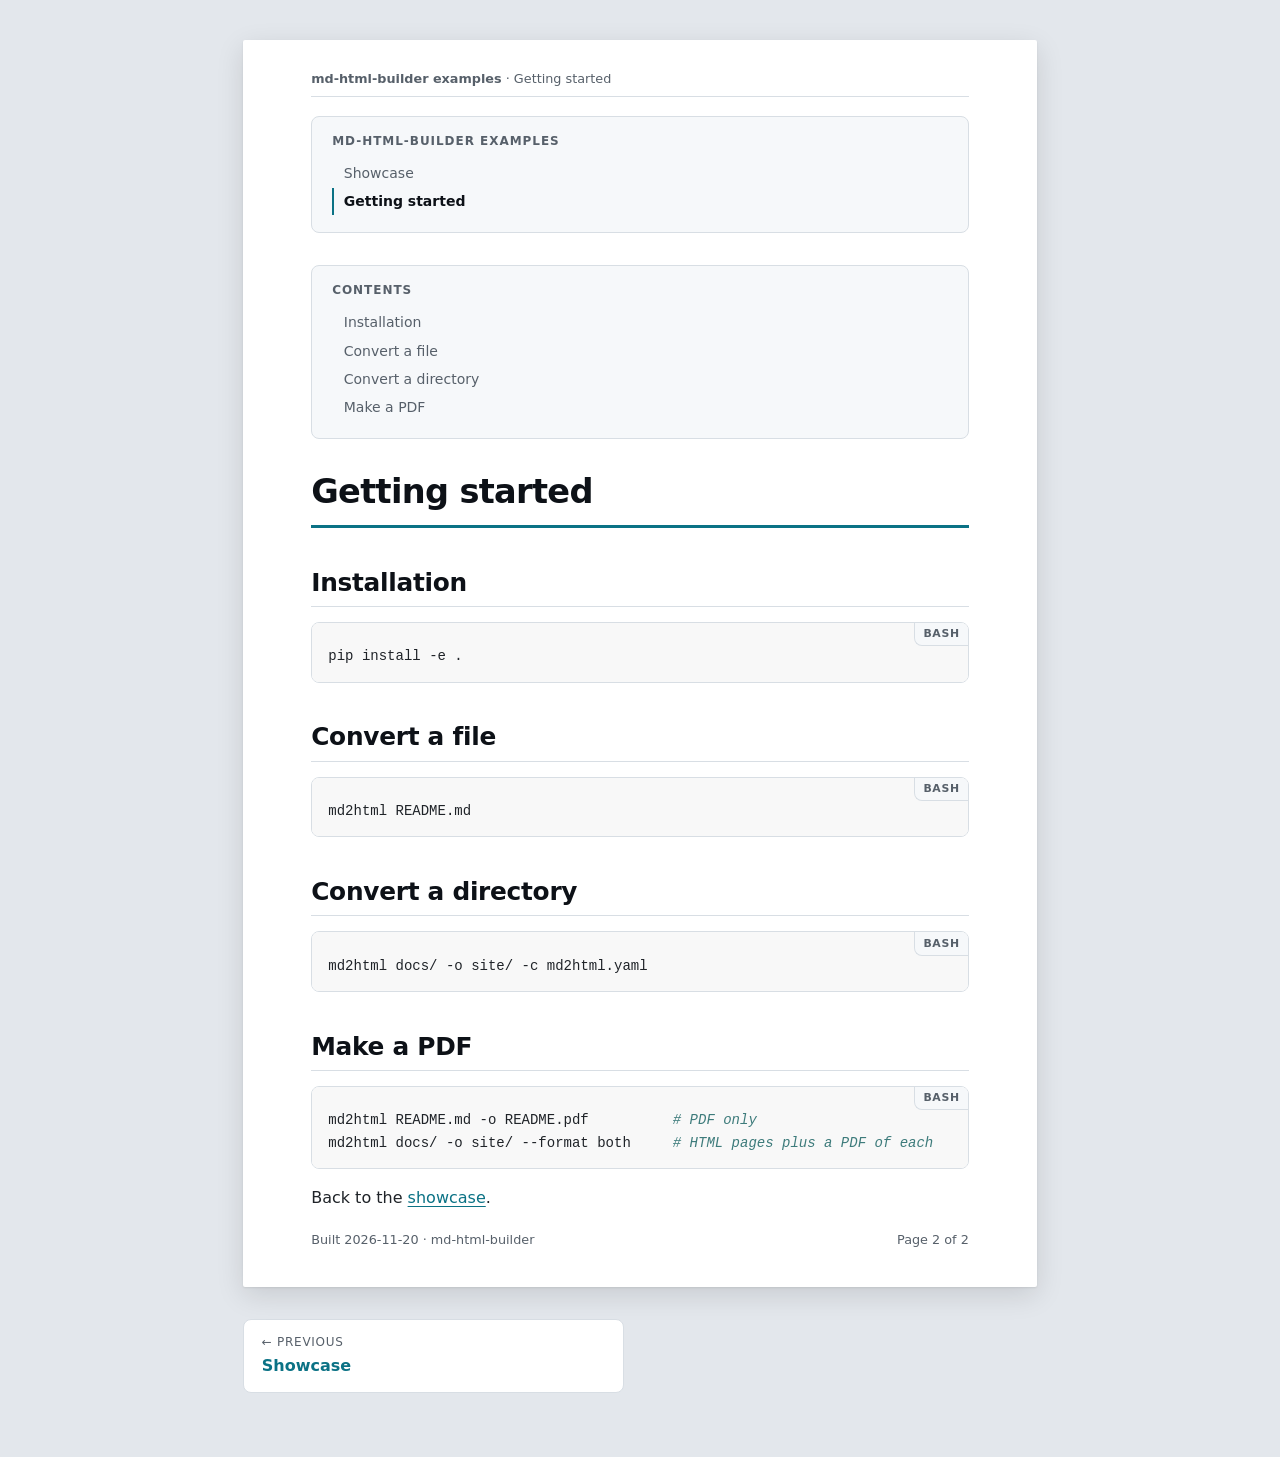
<file: examples/output/guide/getting-started.html>
<!DOCTYPE html>
<html lang="en" data-theme="auto" data-toc="right">
<head>
<meta charset="utf-8">
<meta name="viewport" content="width=device-width, initial-scale=1">
<meta name="generator" content="md-html-builder 0.1.0">
<meta name="color-scheme" content="light dark">
<meta name="author" content="md-html-builder">
<title>Getting started</title>
<style id="mdh-styles">
/* ---- base ---- */
/*
 * md-html-builder shared base stylesheet.
 *
 * Every built-in theme is layered on top of this file. It implements the page layouts
 * (the "paged" sheet-of-paper view and the "web" view), every Markdown component, the
 * accessibility helpers and the print stylesheet. All visual decisions are read from
 * CSS custom properties so themes and users can change them without touching selectors.
 *
 * Sections:
 *   1. Tokens (defaults; themes override)      6. Header, footer, page number
 *   2. Document & typography                   7. Navigation, TOC, pager
 *   3. Accessibility helpers                   8. Markdown components
 *   4. Web view layout                         9. Small screens
 *   5. Paged view (sheet of paper)            10. Print / PDF
 */

/* 1. Tokens ------------------------------------------------------------------------- */
:root {
  --mdh-font-body: system-ui, -apple-system, 'Segoe UI', Roboto, 'Helvetica Neue', Arial,
    'Noto Sans', sans-serif, 'Apple Color Emoji', 'Segoe UI Emoji';
  --mdh-font-heading: var(--mdh-font-body);
  --mdh-font-code: ui-monospace, 'SF Mono', SFMono-Regular, 'Cascadia Code', 'JetBrains Mono',
    Menlo, Consolas, 'Liberation Mono', monospace;
  --mdh-font-size: 16px;
  --mdh-line-height: 1.65;
  --mdh-content-max-width: 48rem;
  --mdh-sidebar-width: 16rem;

  --mdh-heading-weight: 600;
  --mdh-heading-line-height: 1.25;
  --mdh-heading-letter-spacing: -0.011em;
  --mdh-h1-size: 2.1em;
  --mdh-h2-size: 1.55em;
  --mdh-h3-size: 1.25em;
  --mdh-h4-size: 1.08em;
  --mdh-h5-size: 1em;
  --mdh-h6-size: 0.92em;
  --mdh-code-font-size: 0.875em;
  --mdh-text-align: left;
  --mdh-hyphens: manual;
  --mdh-block-spacing: 1em;
  --mdh-radius: 8px;
  --mdh-gutter: 2rem;
  --mdh-bar-font-size: 0.8rem;
  --mdh-sheet-shadow: 0 1px 2px rgb(0 0 0 / 0.08), 0 8px 28px rgb(0 0 0 / 0.12);

  /* Physical page (overridden from the `page` configuration section). */
  --mdh-page-width: 210mm;
  --mdh-page-height: 297mm;
  --mdh-page-margin-top: 20mm;
  --mdh-page-margin-right: 18mm;
  --mdh-page-margin-bottom: 20mm;
  --mdh-page-margin-left: 18mm;

  /* Optional colours: fall back to core colours when a theme does not define them. */
  --mdh-color-desk: var(--mdh-color-surface);
  --mdh-color-selection: var(--mdh-color-table-stripe);
  --mdh-color-mark: #fff2a8;
  --mdh-color-mark-text: #1f2328;
  --mdh-color-focus: var(--mdh-color-accent);
  --mdh-color-note: var(--mdh-color-link);
  --mdh-color-tip: #1a7f37;
  --mdh-color-important: #8250df;
  --mdh-color-warning: #9a6700;
  --mdh-color-caution: #cf222e;
}

/* 2. Document & typography ------------------------------------------------------------ */
*, *::before, *::after { box-sizing: border-box; }

html {
  font-size: var(--mdh-font-size);
  -webkit-text-size-adjust: 100%;
  text-size-adjust: 100%;
}

body {
  margin: 0;
  min-height: 100vh;
  background: var(--mdh-color-bg);
  color: var(--mdh-color-text);
  font-family: var(--mdh-font-body);
  line-height: var(--mdh-line-height);
  font-kerning: normal;
  text-rendering: optimizeLegibility;
  -webkit-font-smoothing: antialiased;
  -moz-osx-font-smoothing: grayscale;
  overflow-wrap: break-word;
}

.markdown-body {
  text-align: var(--mdh-text-align);
  hyphens: var(--mdh-hyphens);
  -webkit-hyphens: var(--mdh-hyphens);
}

/* :where() keeps this rhythm rule at low specificity so components can override it. */
.markdown-body :where(p, ul, ol, dl, blockquote, table, pre, details, figure, .mdh-code,
  .mdh-table-wrap, .markdown-alert, .math.block) {
  margin-top: 0;
  margin-bottom: var(--mdh-block-spacing);
}
.markdown-body > :first-child { margin-top: 0; }
.markdown-body > :last-child { margin-bottom: 0; }

.markdown-body :is(h1, h2, h3, h4, h5, h6) {
  font-family: var(--mdh-font-heading);
  font-weight: var(--mdh-heading-weight);
  line-height: var(--mdh-heading-line-height);
  letter-spacing: var(--mdh-heading-letter-spacing);
  color: var(--mdh-color-heading);
  text-align: left;
  hyphens: manual;
  margin: 1.6em 0 0.6em;
  scroll-margin-top: 1.5rem;
  text-wrap: balance;
}
.markdown-body h1 { font-size: var(--mdh-h1-size); margin-top: 0.5em; }
.markdown-body h2 {
  font-size: var(--mdh-h2-size);
  padding-bottom: 0.3em;
  border-bottom: 1px solid var(--mdh-color-border);
}
.markdown-body h3 { font-size: var(--mdh-h3-size); }
.markdown-body h4 { font-size: var(--mdh-h4-size); }
.markdown-body h5 { font-size: var(--mdh-h5-size); }
.markdown-body h6 {
  font-size: var(--mdh-h6-size);
  color: var(--mdh-color-muted);
  text-transform: uppercase;
  letter-spacing: 0.04em;
}

.markdown-body .header-anchor {
  margin-left: 0.3em;
  font-weight: 400;
  color: var(--mdh-color-muted);
  text-decoration: none;
  opacity: 0;
  transition: opacity 0.15s ease;
}
.markdown-body :is(h1, h2, h3, h4, h5, h6):hover .header-anchor,
.markdown-body .header-anchor:focus-visible { opacity: 1; }

a {
  hyphens: manual;
  color: var(--mdh-color-link);
  text-decoration-line: underline;
  text-decoration-thickness: 0.07em;
  text-underline-offset: 0.18em;
}
a:hover { text-decoration-thickness: 0.14em; }

strong, b { font-weight: 700; }
small { font-size: 0.85em; }
sub, sup { font-size: 0.75em; line-height: 0; position: relative; vertical-align: baseline; }
sup { top: -0.5em; }
sub { bottom: -0.25em; }
abbr[title] { text-decoration: underline dotted; cursor: help; }
s, del { color: var(--mdh-color-muted); }
mark { background: var(--mdh-color-mark); color: var(--mdh-color-mark-text); padding: 0 0.15em; border-radius: 2px; }
kbd {
  display: inline-block;
  padding: 0.1em 0.4em;
  font: 0.8em/1.3 var(--mdh-font-code);
  color: var(--mdh-color-text);
  background: var(--mdh-color-surface);
  border: 1px solid var(--mdh-color-border);
  border-bottom-width: 2px;
  border-radius: 4px;
}

::selection { background: var(--mdh-color-selection); }

/* 3. Accessibility helpers ------------------------------------------------------------- */
.mdh-skip-link {
  position: absolute;
  left: 1rem;
  top: -10rem;
  z-index: 100;
  padding: 0.6rem 1rem;
  background: var(--mdh-color-bg);
  color: var(--mdh-color-link);
  border: 2px solid var(--mdh-color-focus);
  border-radius: var(--mdh-radius);
  font-weight: 600;
}
.mdh-skip-link:focus { top: 1rem; }

:focus-visible {
  outline: 3px solid var(--mdh-color-focus);
  outline-offset: 2px;
  border-radius: 2px;
}

.mdh-print-regions { display: none; }

@media (prefers-reduced-motion: reduce) {
  *, *::before, *::after { transition: none !important; scroll-behavior: auto !important; }
}

/* 4. Web view layout ----------------------------------------------------------------------- */
.mdh-view-web { display: flex; flex-direction: column; }
.mdh-view-web .mdh-layout {
  flex: 1 0 auto;
  display: grid;
  grid-template-columns: minmax(0, var(--mdh-content-max-width));
  grid-template-areas: 'nav' 'toc' 'content';
  column-gap: var(--mdh-gutter);
  width: 100%;
  padding: 2.5rem 1.5rem 3rem;
}
.mdh-view-web.mdh-align-center .mdh-layout { justify-content: center; }
.mdh-view-web .mdh-site-nav { grid-area: nav; }
.mdh-view-web .mdh-toc { grid-area: toc; }
.mdh-view-web .mdh-content { grid-area: content; min-width: 0; }

@media (min-width: 62rem) {
  .mdh-view-web.mdh-toc-left .mdh-layout {
    grid-template-columns: var(--mdh-sidebar-width) minmax(0, var(--mdh-content-max-width));
    grid-template-areas: 'toc content';
  }
  .mdh-view-web.mdh-toc-right .mdh-layout {
    grid-template-columns: minmax(0, var(--mdh-content-max-width)) var(--mdh-sidebar-width);
    grid-template-areas: 'content toc';
  }
  .mdh-view-web.mdh-has-nav:is(.mdh-toc-none, .mdh-toc-top) .mdh-layout {
    grid-template-columns: var(--mdh-sidebar-width) minmax(0, var(--mdh-content-max-width));
    grid-template-areas: 'nav toc' 'nav content';
  }
  .mdh-view-web.mdh-has-nav:is(.mdh-toc-left, .mdh-toc-right) .mdh-layout {
    grid-template-columns: var(--mdh-sidebar-width) minmax(0, var(--mdh-content-max-width))
      var(--mdh-sidebar-width);
    grid-template-areas: 'nav content toc';
  }
  .mdh-view-web .mdh-toc:is(.mdh-toc-left, .mdh-toc-right) > nav,
  .mdh-view-web .mdh-site-nav-inner {
    position: sticky;
    top: 1.5rem;
    max-height: calc(100vh - 3rem);
    overflow: auto;
  }
  .mdh-view-web .mdh-toc.mdh-toc-left > nav, .mdh-view-web .mdh-site-nav-inner { padding-right: 0.5rem; }
}

/* 5. Paged view: the document as a sheet of paper ------------------------------------------ */
.mdh-view-paged { background: var(--mdh-color-desk); }
.mdh-view-paged .mdh-layout { padding: 2.5rem var(--mdh-gutter) 4rem; }

.mdh-sheet {
  --_mt: var(--mdh-page-margin-top);
  --_mr: var(--mdh-page-margin-right);
  --_mb: var(--mdh-page-margin-bottom);
  --_ml: var(--mdh-page-margin-left);
  position: relative;
  display: flex;
  flex-direction: column;
  width: min(var(--mdh-page-width), 100%);
  min-height: var(--mdh-page-height);
  margin: 0 auto;
  padding: var(--_mt) var(--_mr) var(--_mb) var(--_ml);
  background: var(--mdh-color-bg);
  box-shadow: var(--mdh-sheet-shadow);
  border-radius: 2px;
}
.mdh-view-paged.mdh-align-left .mdh-sheet { margin-left: 0; }
.mdh-sheet > .mdh-content { flex: 1 0 auto; min-width: 0; }

/* Header and footer live in the sheet's top/bottom margins, exactly like on paper. */
.mdh-sheet > .mdh-header {
  display: flex;
  align-items: flex-end;
  height: var(--_mt);
  margin: calc(-1 * var(--_mt)) 0 0;
  padding: 0 0 5mm;
  background: none;
  color: var(--mdh-color-muted);
  border: 0;
}
.mdh-sheet > .mdh-header .mdh-header-inner { width: 100%; }
.mdh-sheet > .mdh-footer {
  display: block;
  height: var(--_mb);
  margin: 0 0 calc(-1 * var(--_mb));
  padding: 5mm 0 0;
  background: none;
  color: var(--mdh-color-muted);
  border: 0;
}

/* Sidebars sit on the desk beside the sheet on wide screens, inside the sheet otherwise. */
.mdh-sheet > :is(.mdh-toc, .mdh-site-nav) {
  margin: 0 0 2rem;
  padding: 1rem 1.25rem;
  border: 1px solid var(--mdh-color-border);
  border-radius: var(--mdh-radius);
  background: var(--mdh-color-surface);
}

/* One sidebar (TOC or page navigation) fits beside an A4 sheet from 76rem; both need 92rem.
   Below that they are shown as boxes at the top of the sheet. */
@media screen and (min-width: 76rem) {
  .mdh-view-paged:not(.mdh-has-nav).mdh-toc-right .mdh-layout {
    padding-right: calc(var(--mdh-sidebar-width) + 2 * var(--mdh-gutter));
  }
  .mdh-view-paged:not(.mdh-has-nav).mdh-toc-left .mdh-layout,
  .mdh-view-paged.mdh-has-nav:is(.mdh-toc-none, .mdh-toc-top) .mdh-layout {
    padding-left: calc(var(--mdh-sidebar-width) + 2 * var(--mdh-gutter));
  }
  .mdh-view-paged:not(.mdh-has-nav) .mdh-sheet > .mdh-toc-right {
    position: absolute;
    top: 0;
    bottom: 0;
    left: calc(100% + var(--mdh-gutter));
    width: var(--mdh-sidebar-width);
    margin: 0;
    padding: 0;
    border: 0;
    background: none;
  }
  .mdh-view-paged:not(.mdh-has-nav) .mdh-sheet > .mdh-toc-left,
  .mdh-view-paged.mdh-has-nav:is(.mdh-toc-none, .mdh-toc-top) .mdh-sheet > .mdh-site-nav {
    position: absolute;
    top: 0;
    bottom: 0;
    right: calc(100% + var(--mdh-gutter));
    width: var(--mdh-sidebar-width);
    margin: 0;
    padding: 0;
    border: 0;
    background: none;
  }
}

@media screen and (min-width: 92rem) {
  .mdh-view-paged.mdh-has-nav:is(.mdh-toc-left, .mdh-toc-right) .mdh-layout {
    padding-left: calc(var(--mdh-sidebar-width) + 2 * var(--mdh-gutter));
    padding-right: calc(var(--mdh-sidebar-width) + 2 * var(--mdh-gutter));
  }
  .mdh-view-paged.mdh-has-nav .mdh-sheet > :is(.mdh-toc-left, .mdh-toc-right) {
    position: absolute;
    top: 0;
    bottom: 0;
    left: calc(100% + var(--mdh-gutter));
    width: var(--mdh-sidebar-width);
    margin: 0;
    padding: 0;
    border: 0;
    background: none;
  }
  .mdh-view-paged.mdh-has-nav .mdh-sheet > .mdh-site-nav {
    position: absolute;
    top: 0;
    bottom: 0;
    right: calc(100% + var(--mdh-gutter));
    width: var(--mdh-sidebar-width);
    margin: 0;
    padding: 0;
    border: 0;
    background: none;
  }
}

/* Sticky contents while a sidebar sits beside the sheet. */
@media screen and (min-width: 76rem) {
  .mdh-view-paged .mdh-sheet > :is(.mdh-toc-left, .mdh-toc-right) > nav,
  .mdh-view-paged .mdh-sheet > .mdh-site-nav > .mdh-site-nav-inner {
    position: sticky;
    top: 1.5rem;
    max-height: calc(100vh - 3rem);
    overflow: auto;
  }
}

/* 6. Header, footer, page number --------------------------------------------------------- */
.mdh-header, .mdh-footer, .mdh-running-header, .mdh-running-footer {
  font-size: var(--mdh-bar-font-size);
  line-height: 1.45;
}
.mdh-view-web .mdh-header {
  background: var(--mdh-color-header-bg);
  color: var(--mdh-color-header-text);
  border-bottom: 1px solid var(--mdh-color-border);
  padding: 0.85rem 1.5rem;
  font-size: 0.95rem;
  font-weight: 600;
}
.mdh-view-web .mdh-footer {
  background: var(--mdh-color-footer-bg);
  color: var(--mdh-color-footer-text);
  border-top: 1px solid var(--mdh-color-border);
  padding: 1rem 1.5rem;
}
.mdh-view-web :is(.mdh-header-inner, .mdh-footer-inner) {
  max-width: calc(var(--mdh-content-max-width) + 2 * var(--mdh-sidebar-width) + 4rem);
  margin: 0 auto;
}
.mdh-view-web.mdh-align-left :is(.mdh-header-inner, .mdh-footer-inner) { margin-left: 0; }

.mdh-sheet .mdh-header-inner, .mdh-running-header .mdh-header-inner {
  padding-bottom: 2mm;
  border-bottom: 0.5pt solid var(--mdh-color-border);
}
.mdh-header a, .mdh-footer a, .mdh-running-header a, .mdh-running-footer a { color: inherit; }

.mdh-footer-inner {
  display: flex;
  justify-content: space-between;
  align-items: baseline;
  gap: 0.5rem 1.5rem;
  flex-wrap: wrap;
}
.mdh-footer-text { min-width: 0; }
.mdh-page-number {
  margin-left: auto;
  font-variant-numeric: tabular-nums;
  white-space: nowrap;
}
.mdh-pagenum-left .mdh-page-number { order: -1; margin-left: 0; margin-right: auto; }
.mdh-pagenum-left .mdh-footer-text { margin-left: auto; }
.mdh-pagenum-center .mdh-footer-inner { justify-content: center; }
.mdh-pagenum-center .mdh-page-number { margin: 0 auto; }
.mdh-pagenum-center .mdh-footer-text { flex-basis: 100%; text-align: center; }

/* 7. Navigation, table of contents, pager ------------------------------------------------- */
.mdh-toc, .mdh-site-nav { font-size: 0.875rem; line-height: 1.45; }
.mdh-toc-title, .mdh-site-nav-title {
  margin: 0 0 0.6rem;
  font-family: var(--mdh-font-heading);
  font-size: 0.75rem;
  font-weight: 700;
  letter-spacing: 0.08em;
  text-transform: uppercase;
  color: var(--mdh-color-muted);
}
.mdh-toc ul, .mdh-site-nav ul { list-style: none; margin: 0; padding: 0; }
.mdh-toc ul ul { padding-left: 0.9rem; }
.mdh-toc li, .mdh-site-nav li { margin: 0.1rem 0; }
.mdh-toc a, .mdh-site-nav a {
  display: block;
  padding: 0.2rem 0.6rem;
  color: var(--mdh-color-muted);
  text-decoration: none;
  border-left: 2px solid transparent;
  border-radius: 0 4px 4px 0;
}
.mdh-toc a:hover, .mdh-site-nav a:hover {
  color: var(--mdh-color-link);
  border-left-color: var(--mdh-color-border);
  background: var(--mdh-color-surface);
}
.mdh-site-nav .is-current > a {
  color: var(--mdh-color-heading);
  font-weight: 600;
  border-left-color: var(--mdh-color-accent);
}
.mdh-view-web .mdh-toc, .mdh-view-web .mdh-site-nav { margin-bottom: 2rem; }
.mdh-view-web .mdh-toc.mdh-toc-top {
  padding: 1rem 1.25rem;
  border: 1px solid var(--mdh-color-border);
  border-radius: var(--mdh-radius);
  background: var(--mdh-color-surface);
}
.mdh-toc.mdh-toc-top .mdh-toc-list { columns: 2 14rem; column-gap: 2rem; }
.mdh-toc.mdh-toc-top .mdh-toc-list > li { break-inside: avoid; }

.mdh-pager {
  display: flex;
  justify-content: space-between;
  gap: 1rem;
  margin-top: 3rem;
}
.mdh-view-paged .mdh-pager {
  width: min(var(--mdh-page-width), 100%);
  margin: 2rem auto 0;
}
.mdh-view-paged.mdh-align-left .mdh-pager { margin-left: 0; }
.mdh-pager a {
  flex: 0 1 48%;
  padding: 0.8rem 1.1rem;
  border: 1px solid var(--mdh-color-border);
  border-radius: var(--mdh-radius);
  background: var(--mdh-color-bg);
  color: var(--mdh-color-heading);
  text-decoration: none;
}
.mdh-pager a:hover { border-color: var(--mdh-color-accent); }
.mdh-pager-next { margin-left: auto; text-align: right; }
.mdh-pager-label {
  display: block;
  font-size: 0.75rem;
  letter-spacing: 0.06em;
  text-transform: uppercase;
  color: var(--mdh-color-muted);
}
.mdh-pager-prev .mdh-pager-label::before { content: '\2190\00a0'; }
.mdh-pager-next .mdh-pager-label::after { content: '\00a0\2192'; }
.mdh-pager-title { font-weight: 600; color: var(--mdh-color-link); }

/* 8. Markdown components ---------------------------------------------------------------- */

/* Lists */
.markdown-body :is(ul, ol) { padding-left: 1.6em; }
.markdown-body li > :is(ul, ol) { margin-top: 0.25em; margin-bottom: 0; }
.markdown-body li + li { margin-top: 0.25em; }
.markdown-body li > p { margin-bottom: 0.5em; }
.markdown-body li::marker { color: var(--mdh-color-muted); }
.markdown-body ol > li::marker { font-variant-numeric: tabular-nums; }

/* Task lists: the (disabled) checkbox stays in the DOM for assistive technology but is
   drawn by li::before so it looks identical in every browser and in PDF engines. */
.markdown-body .contains-task-list { list-style: none; padding-left: 0; }
.markdown-body .contains-task-list .contains-task-list { padding-left: 1.6em; }
.markdown-body .task-list-item { position: relative; list-style: none; padding-left: 1.75em; }
.markdown-body .task-list-item-checkbox {
  position: absolute;
  left: 0;
  top: 0.3em;
  width: 1.05em;
  height: 1.05em;
  margin: 0;
  opacity: 0;
  pointer-events: none;
}
.markdown-body .task-list-item::before {
  content: '';
  position: absolute;
  left: 0;
  top: 0.3em;
  width: 1.05em;
  height: 1.05em;
  border: 1.5px solid var(--mdh-color-muted);
  border-radius: 0.25em;
  background: var(--mdh-color-bg) no-repeat center / 78% 78%;
}
.markdown-body .task-list-item.is-checked { color: var(--mdh-color-muted); }
.markdown-body .task-list-item.is-checked::before {
  border-color: var(--mdh-color-accent);
  background-color: var(--mdh-color-accent);
  background-image: url("data:image/svg+xml,%3Csvg xmlns='http://www.w3.org/2000/svg' viewBox='0 0 16 16'%3E%3Cpath fill='none' stroke='%23fff' stroke-width='2.4' stroke-linecap='round' stroke-linejoin='round' d='M3.5 8.5l3 3 6-7'/%3E%3C/svg%3E");
}

/* Definition lists */
.markdown-body dt { font-weight: 600; color: var(--mdh-color-heading); margin-top: 0.75em; }
.markdown-body dt:first-child { margin-top: 0; }
.markdown-body dd {
  margin: 0.2em 0 0 1.25em;
  padding-left: 0.85em;
  border-left: 2px solid var(--mdh-color-border);
}

/* Blockquotes */
.markdown-body blockquote {
  margin-left: 0;
  margin-right: 0;
  padding: 0.15em 1.1em;
  color: var(--mdh-color-muted);
  border-left: 4px solid var(--mdh-color-blockquote-border);
}
.markdown-body blockquote > :last-child { margin-bottom: 0; }
.markdown-body blockquote blockquote { margin-top: 0.5em; border-left-width: 3px; }

/* GitHub-style alerts */
.markdown-body .markdown-alert {
  --_alert: var(--mdh-color-note);
  padding: 0.75em 1.1em;
  border-left: 4px solid var(--_alert);
  border-radius: 0 var(--mdh-radius) var(--mdh-radius) 0;
  background: var(--mdh-color-surface);
  color: var(--mdh-color-text);
}
.markdown-body .markdown-alert > :last-child { margin-bottom: 0; }
.markdown-body .markdown-alert-tip { --_alert: var(--mdh-color-tip); }
.markdown-body .markdown-alert-important { --_alert: var(--mdh-color-important); }
.markdown-body .markdown-alert-warning { --_alert: var(--mdh-color-warning); }
.markdown-body .markdown-alert-caution { --_alert: var(--mdh-color-caution); }
.markdown-body .markdown-alert-title {
  margin-bottom: 0.2em;
  font-weight: 700;
  color: var(--_alert);
}
/* A small marker in the alert colour; shape varies so colour is never the only cue. */
.markdown-body .markdown-alert-title::before {
  content: '';
  display: inline-block;
  width: 0.55em;
  height: 0.55em;
  margin-right: 0.5em;
  vertical-align: 0.08em;
  background: var(--_alert);
  border-radius: 50%;
}
.markdown-body :is(.markdown-alert-warning, .markdown-alert-caution) .markdown-alert-title::before {
  border-radius: 1px;
  transform: rotate(45deg);
}
.markdown-body .markdown-alert-important .markdown-alert-title::before { border-radius: 1px; }

/* Inline code */
.markdown-body :not(pre) > code {
  padding: 0.12em 0.36em;
  font-family: var(--mdh-font-code);
  font-size: var(--mdh-code-font-size);
  color: var(--mdh-color-code-text);
  background: var(--mdh-color-code-bg);
  border: 1px solid var(--mdh-color-border);
  border-radius: 0.3em;
  overflow-wrap: anywhere;
}
.markdown-body a > code { color: inherit; }

/* Code blocks (Pygments supplies .highlight colours) */
.markdown-body .mdh-code {
  position: relative;
  border: 1px solid var(--mdh-color-border);
  border-radius: var(--mdh-radius);
  overflow: hidden;
  text-align: left;
  hyphens: none;
}
.markdown-body .mdh-code .highlight { margin: 0; border-radius: 0; }
.markdown-body .mdh-code pre {
  margin: 0;
  padding: 1em 1.15em;
  overflow-x: auto;
  font-family: var(--mdh-font-code);
  font-size: var(--mdh-code-font-size);
  line-height: 1.6;
  tab-size: 4;
  background: transparent;
}
.markdown-body .mdh-code pre code { font: inherit; background: none; padding: 0; border: 0; }
.markdown-body .mdh-code[data-lang] pre { padding-top: 1.6em; }
.markdown-body .mdh-code-plain .highlight {
  background: var(--mdh-color-code-bg);
  color: var(--mdh-color-code-text);
}
.markdown-body .mdh-code-lang {
  position: absolute;
  top: 0;
  right: 0;
  z-index: 1;
  padding: 0.2em 0.75em;
  font-family: var(--mdh-font-body);
  font-size: 0.68rem;
  font-weight: 600;
  letter-spacing: 0.06em;
  text-transform: uppercase;
  color: var(--mdh-color-muted);
  background: var(--mdh-color-surface);
  border-left: 1px solid var(--mdh-color-border);
  border-bottom: 1px solid var(--mdh-color-border);
  border-bottom-left-radius: var(--mdh-radius);
  user-select: none;
}
.markdown-body .highlighttable { width: 100%; margin: 0; border: 0; border-spacing: 0; }
.markdown-body .highlighttable :is(td, th) { padding: 0; border: 0; background: none; }
.markdown-body .highlighttable tr { background: none; }
.markdown-body .highlighttable td.linenos {
  width: 1%;
  border-right: 1px solid var(--mdh-color-border);
  user-select: none;
}
.markdown-body .highlighttable td.linenos pre { padding-right: 0.8em; opacity: 0.7; text-align: right; }
.markdown-body .highlighttable td.code { width: 99%; }
.markdown-body .highlighttable .linenodiv pre { background: none; }

/* Tables */
.markdown-body .mdh-table-wrap {
  overflow-x: auto;
  border: var(--mdh-table-frame, 1px solid var(--mdh-color-border));
  border-radius: var(--mdh-radius);
}
.markdown-body .mdh-table-wrap > table { margin: 0; border: 0; }
.markdown-body table:not(.highlighttable) {
  width: 100%;
  border-collapse: collapse;
  border-spacing: 0;
  font-size: 0.94em;
  line-height: 1.5;
  font-variant-numeric: tabular-nums;
  text-align: left;
  hyphens: manual;
}
.markdown-body table:not(.highlighttable) :is(th, td) {
  padding: 0.55em 0.9em;
  border-bottom: 1px solid var(--mdh-color-border);
  vertical-align: top;
}
.markdown-body table:not(.highlighttable) :is(th, td) + :is(th, td) {
  border-left: 1px solid var(--mdh-color-border);
}
.markdown-body table:not(.highlighttable) thead th {
  background: var(--mdh-color-table-header-bg);
  color: var(--mdh-color-heading);
  font-weight: 600;
  border-bottom: 2px solid var(--mdh-color-border);
  white-space: nowrap;
}
.markdown-body table:not(.highlighttable) tbody tr:nth-child(even) {
  background: var(--mdh-color-table-stripe);
}
.markdown-body table:not(.highlighttable) tbody tr:last-child > * { border-bottom: 0; }
.markdown-body table:not(.highlighttable) caption {
  caption-side: bottom;
  padding: 0.5em;
  font-size: 0.875em;
  color: var(--mdh-color-muted);
}

/* Images and figures */
.markdown-body img { max-width: 100%; height: auto; border-style: none; vertical-align: middle; }
.markdown-body figure.mdh-figure { margin: 1.75em 0; text-align: center; }
.markdown-body figure.mdh-figure img { display: block; margin: 0 auto; }
.markdown-body figcaption {
  margin-top: 0.6em;
  font-size: 0.875em;
  line-height: 1.45;
  color: var(--mdh-color-muted);
  text-align: center;
}
.markdown-body p > img:only-child { display: block; margin: 0 auto; }

/* Horizontal rules */
.markdown-body hr {
  height: 0;
  margin: 2.2em 0;
  border: 0;
  border-top: 1px solid var(--mdh-color-border);
}

/* Footnotes */
.markdown-body .footnote-ref a {
  padding: 0 0.1em;
  font-size: 0.95em;
  font-weight: 600;
  text-decoration: none;
}
.markdown-body hr.footnotes-sep { width: 30%; margin: 2.5em 0 1.25em; }
.markdown-body .footnotes {
  font-size: 0.875em;
  line-height: 1.5;
  color: var(--mdh-color-muted);
}
.markdown-body .footnotes-list { padding-left: 1.4em; }
.markdown-body .footnote-item > p { margin-bottom: 0.4em; }
.markdown-body .footnote-item:target { color: var(--mdh-color-text); }
.markdown-body .footnote-backref { text-decoration: none; margin-left: 0.15em; }

/* Math (plain or MathJax) */
.markdown-body .math.inline { font-family: var(--mdh-font-code); font-size: 0.92em; }
.markdown-body .math.block {
  padding: 0.6em 1em;
  overflow-x: auto;
  font-family: var(--mdh-font-code);
  text-align: center;
  background: var(--mdh-color-surface);
  border-radius: var(--mdh-radius);
}
.markdown-body .math .math { padding: 0; margin: 0; background: none; font-size: 1em; }
.markdown-body mjx-container { overflow-x: auto; overflow-y: hidden; }

/* Raw HTML niceties */
.markdown-body details {
  padding: 0.6em 1em;
  border: 1px solid var(--mdh-color-border);
  border-radius: var(--mdh-radius);
}
.markdown-body details > summary { cursor: pointer; font-weight: 600; color: var(--mdh-color-heading); }
.markdown-body details[open] > summary { margin-bottom: 0.6em; }
.markdown-body details > :last-child { margin-bottom: 0; }

/* 9. Small screens ------------------------------------------------------------------------ */
@media screen and (max-width: 52rem) {
  .mdh-view-paged .mdh-layout { padding: 0 0 2rem; }
  .mdh-sheet {
    --_mt: 1.5rem;
    --_mr: 1.15rem;
    --_mb: 1.5rem;
    --_ml: 1.15rem;
    width: 100%;
    min-height: 0;
    border-radius: 0;
    box-shadow: none;
  }
  .mdh-sheet > .mdh-header {
    height: auto;
    margin: calc(-1 * var(--_mt)) calc(-1 * var(--_mr)) var(--_mt) calc(-1 * var(--_ml));
    padding: 0.8rem var(--_mr) 0 var(--_ml);
  }
  .mdh-sheet > .mdh-footer {
    height: auto;
    margin: 2rem 0 0;
    padding: 0.75rem 0 0;
    border-top: 1px solid var(--mdh-color-border);
  }
  .mdh-view-paged .mdh-pager { padding: 0 1rem; }
}

@media screen and (max-width: 40rem) {
  :root { --mdh-h1-size: 1.8em; --mdh-h2-size: 1.4em; --mdh-h3-size: 1.18em; }
  .mdh-view-web .mdh-layout { padding: 1.5rem 1rem 2rem; }
  .mdh-view-web .mdh-header, .mdh-view-web .mdh-footer { padding-left: 1rem; padding-right: 1rem; }
  .mdh-pager { flex-direction: column; }
  .mdh-pager a { flex-basis: auto; }
  .mdh-toc.mdh-toc-top .mdh-toc-list { columns: 1; }
  .markdown-body .mdh-code pre { padding-left: 0.9em; padding-right: 0.9em; }
}

/* 10. Print / PDF ------------------------------------------------------------------------- */
/* @page size, margins and page numbers are generated from the configuration. The page box
   is painted with the theme background so tinted or dark themes have no white margins. */
@page {
  background: var(--mdh-color-bg);
  @top-left {
    font-family: var(--mdh-font-body);
    font-size: 8.5pt;
    color: var(--mdh-color-muted);
    vertical-align: bottom;
    padding-bottom: 5mm;
  }
  @bottom-left {
    font-family: var(--mdh-font-body);
    font-size: 8.5pt;
    color: var(--mdh-color-muted);
    vertical-align: top;
    padding-top: 5mm;
  }
  @bottom-center {
    font-family: var(--mdh-font-body);
    font-size: 8.5pt;
    color: var(--mdh-color-muted);
    vertical-align: top;
    padding-top: 5mm;
  }
  @bottom-right {
    font-family: var(--mdh-font-body);
    font-size: 8.5pt;
    color: var(--mdh-color-muted);
    vertical-align: top;
    padding-top: 5mm;
  }
}

@media print {
  html, body.mdh-body { background: var(--mdh-color-bg); }
  body.mdh-body { min-height: 0; display: block; }

  /* Screen chrome is not part of the printed document. */
  .mdh-skip-link, .mdh-site-nav, .mdh-toc.mdh-toc-left, .mdh-toc.mdh-toc-right, .mdh-pager,
  .mdh-header, .mdh-footer, .markdown-body .header-anchor { display: none !important; }

  .mdh-layout, .mdh-view-web .mdh-layout, .mdh-view-paged .mdh-layout {
    display: block;
    padding: 0;
    width: auto;
  }
  .mdh-sheet {
    display: block;
    width: auto;
    min-height: 0;
    margin: 0;
    padding: 0;
    box-shadow: none;
    border-radius: 0;
    background: none;
  }
  .mdh-toc.mdh-toc-top {
    margin: 0 0 1.5em;
    padding: 0.8em 1em;
    break-inside: avoid;
  }

  /* Running header / footer copies are moved into the page margins. */
  .mdh-print-regions { display: block; }
  .mdh-running-header { position: running(mdh-running-header); width: 100%; color: var(--mdh-color-muted); }
  .mdh-running-footer { position: running(mdh-running-footer); color: var(--mdh-color-muted); }
  .mdh-running-header, .mdh-running-footer { font-family: var(--mdh-font-body); font-size: 8.5pt; }
  @supports not (position: running(mdh)) {
    .mdh-print-regions { display: none; }
  }

  /* Pagination quality. */
  .markdown-body p, .markdown-body li { orphans: 3; widows: 3; }
  .markdown-body :is(h1, h2, h3, h4, h5, h6) { break-after: avoid; page-break-after: avoid; }
  .markdown-body :is(h1, h2, h3, h4, h5, h6) + * { break-before: avoid; page-break-before: avoid; }
  .markdown-body :is(.mdh-code, figure, img, tr, .markdown-alert, .math.block, dt, blockquote) {
    break-inside: avoid;
    page-break-inside: avoid;
  }
  .markdown-body dt { break-after: avoid; }
  .markdown-body thead { display: table-header-group; }
  .markdown-body tfoot { display: table-footer-group; }
  /* Tables must fit the page: print cannot scroll. The frame moves from the wrapper to the
     table so a table split across pages is not drawn as an empty box; wide tables
     (classes added by the parser from the column count) get smaller text and padding, and
     cells may wrap anywhere as a last resort instead of being cut off at the page edge. */
  .markdown-body .mdh-table-wrap { overflow: visible; border: 0; border-radius: 0; }
  .markdown-body :where(.mdh-table-wrap) > table:not(.highlighttable) {
    border: var(--mdh-table-frame, 1px solid var(--mdh-color-border));
  }
  .markdown-body table:not(.highlighttable) :is(th, td) { overflow-wrap: anywhere; }
  .markdown-body table:not(.highlighttable) thead th { white-space: normal; }
  .markdown-body .mdh-table-wide > table:not(.highlighttable) { font-size: 0.8em; }
  .markdown-body .mdh-table-wide > table:not(.highlighttable) :is(th, td) {
    padding: 0.35em 0.45em;
  }
  .markdown-body .mdh-table-xwide > table:not(.highlighttable) { font-size: 0.62em; }
  .markdown-body .mdh-table-xwide > table:not(.highlighttable) :is(th, td) {
    padding: 0.25em 0.3em;
  }

  /* Code is wrapped instead of clipped; colours are kept (print-color-adjust above). */
  .markdown-body .mdh-code { overflow: visible; }
  .markdown-body .mdh-code pre { overflow: visible; white-space: pre-wrap; overflow-wrap: anywhere; }
  .markdown-body .math.block { overflow: visible; }
  .markdown-body a { text-decoration-thickness: 0.05em; }
  .markdown-body .footnote-backref { display: none; }
  .markdown-body .task-list-item-checkbox { display: none; }
  .markdown-body details::details-content { content-visibility: visible; display: block; }
  .markdown-body details > summary { list-style: none; }
}

/* ---- theme: default ---- */
/*
 * default - clean, modern sans-serif with a crisp blue accent.
 *
 * Built on themes/_shared/base.css. Everything below is a CSS custom property, so any value
 * can be overridden from the configuration (style.colors, style.font_*, style.variables).
 * All colour pairs meet WCAG 2.1 AA contrast (checked by the test-suite).
 */
:root {
  --mdh-font-body: system-ui, -apple-system, 'Segoe UI', Roboto, 'Helvetica Neue', Arial,
    'Noto Sans', sans-serif, 'Apple Color Emoji', 'Segoe UI Emoji';
  --mdh-font-heading: var(--mdh-font-body);
  --mdh-font-code: ui-monospace, 'SF Mono', SFMono-Regular, 'Cascadia Code', 'JetBrains Mono',
    Menlo, Consolas, 'Liberation Mono', monospace;
  --mdh-font-size: 16px;
  --mdh-line-height: 1.65;
  --mdh-content-max-width: 48rem;
  --mdh-sidebar-width: 16rem;
  --mdh-heading-weight: 600;
  --mdh-radius: 8px;
}

/* Light palette (also the default). */
:root {
  --mdh-color-bg: #ffffff;
  --mdh-color-surface: #f6f8fa;
  --mdh-color-text: #1f2328;
  --mdh-color-muted: #57606a;
  --mdh-color-heading: #0d1117;
  --mdh-color-link: #0a58ca;
  --mdh-color-accent: #0a58ca;
  --mdh-color-border: #d8dee4;
  --mdh-color-code-bg: #f3f5f7;
  --mdh-color-code-text: #1f2328;
  --mdh-color-table-header-bg: #f3f5f7;
  --mdh-color-table-stripe: #f9fafb;
  --mdh-color-blockquote-border: #c5ced8;
  --mdh-color-header-bg: #f6f8fa;
  --mdh-color-header-text: #1f2328;
  --mdh-color-footer-bg: #f6f8fa;
  --mdh-color-footer-text: #57606a;
  --mdh-color-desk: #e3e7ec;
  --mdh-color-selection: #cfe2ff;
  --mdh-color-mark: #fff2a8;
  --mdh-color-mark-text: #1f2328;
  --mdh-color-focus: #0a58ca;
  --mdh-color-note: #0a58ca;
  --mdh-color-tip: #1a7f37;
  --mdh-color-important: #8250df;
  --mdh-color-warning: #9a6700;
  --mdh-color-caution: #cf222e;
}

/* Dark palette: data-theme="dark", and "auto" when the OS prefers dark on screen. */
:root[data-theme="dark"] {
  --mdh-color-bg: #0d1117;
  --mdh-color-surface: #161b22;
  --mdh-color-text: #e6edf3;
  --mdh-color-muted: #9da7b3;
  --mdh-color-heading: #f0f6fc;
  --mdh-color-link: #58a6ff;
  --mdh-color-accent: #58a6ff;
  --mdh-color-border: #30363d;
  --mdh-color-code-bg: #161b22;
  --mdh-color-code-text: #e6edf3;
  --mdh-color-table-header-bg: #161b22;
  --mdh-color-table-stripe: #11161d;
  --mdh-color-blockquote-border: #3d444d;
  --mdh-color-header-bg: #161b22;
  --mdh-color-header-text: #e6edf3;
  --mdh-color-footer-bg: #161b22;
  --mdh-color-footer-text: #9da7b3;
  --mdh-color-desk: #010409;
  --mdh-color-selection: #1f3a5f;
  --mdh-color-mark: #5a4500;
  --mdh-color-mark-text: #f0f6fc;
  --mdh-color-focus: #58a6ff;
  --mdh-color-note: #58a6ff;
  --mdh-color-tip: #3fb950;
  --mdh-color-important: #a371f7;
  --mdh-color-warning: #d29922;
  --mdh-color-caution: #f85149;
}

@media screen and (prefers-color-scheme: dark) {
  :root[data-theme="auto"] {
    --mdh-color-bg: #0d1117;
    --mdh-color-surface: #161b22;
    --mdh-color-text: #e6edf3;
    --mdh-color-muted: #9da7b3;
    --mdh-color-heading: #f0f6fc;
    --mdh-color-link: #58a6ff;
    --mdh-color-accent: #58a6ff;
    --mdh-color-border: #30363d;
    --mdh-color-code-bg: #161b22;
    --mdh-color-code-text: #e6edf3;
    --mdh-color-table-header-bg: #161b22;
    --mdh-color-table-stripe: #11161d;
    --mdh-color-blockquote-border: #3d444d;
    --mdh-color-header-bg: #161b22;
    --mdh-color-header-text: #e6edf3;
    --mdh-color-footer-bg: #161b22;
    --mdh-color-footer-text: #9da7b3;
    --mdh-color-desk: #010409;
    --mdh-color-selection: #1f3a5f;
    --mdh-color-mark: #5a4500;
    --mdh-color-mark-text: #f0f6fc;
    --mdh-color-focus: #58a6ff;
    --mdh-color-note: #58a6ff;
    --mdh-color-tip: #3fb950;
    --mdh-color-important: #a371f7;
    --mdh-color-warning: #d29922;
    --mdh-color-caution: #f85149;
  }
}

/* Flourishes */
.markdown-body h1 { letter-spacing: -0.02em; }
.mdh-view-paged .markdown-body > h1:first-child {
  padding-bottom: 0.35em;
  border-bottom: 3px solid var(--mdh-color-accent);
}
.markdown-body blockquote { font-style: normal; }

/* Dark mode: a hairline edge keeps the sheet visible on the dark desk. */
:root[data-theme="dark"] {
  --mdh-sheet-shadow: 0 0 0 1px #30363d, 0 12px 32px rgb(0 0 0 / 0.5);
}
@media screen and (prefers-color-scheme: dark) {
  :root[data-theme="auto"] {
    --mdh-sheet-shadow: 0 0 0 1px #30363d, 0 12px 32px rgb(0 0 0 / 0.5);
  }
}

/* ---- code highlighting ---- */
pre { line-height: 125%; }
td.linenos .normal { color: inherit; background-color: transparent; padding-left: 5px; padding-right: 5px; }
span.linenos { color: inherit; background-color: transparent; padding-left: 5px; padding-right: 5px; }
td.linenos .special { color: #000000; background-color: #ffffc0; padding-left: 5px; padding-right: 5px; }
span.linenos.special { color: #000000; background-color: #ffffc0; padding-left: 5px; padding-right: 5px; }
.highlight .hll { background-color: #ffffcc }
.highlight { background: #f8f8f8; }
.highlight .c { color: #3D7B7B; font-style: italic } /* Comment */
.highlight .err { border: 1px solid #F00 } /* Error */
.highlight .k { color: #008000; font-weight: bold } /* Keyword */
.highlight .o { color: #666 } /* Operator */
.highlight .ch { color: #3D7B7B; font-style: italic } /* Comment.Hashbang */
.highlight .cm { color: #3D7B7B; font-style: italic } /* Comment.Multiline */
.highlight .cp { color: #9C6500 } /* Comment.Preproc */
.highlight .cpf { color: #3D7B7B; font-style: italic } /* Comment.PreprocFile */
.highlight .c1 { color: #3D7B7B; font-style: italic } /* Comment.Single */
.highlight .cs { color: #3D7B7B; font-style: italic } /* Comment.Special */
.highlight .gd { color: #A00000 } /* Generic.Deleted */
.highlight .ge { font-style: italic } /* Generic.Emph */
.highlight .ges { font-weight: bold; font-style: italic } /* Generic.EmphStrong */
.highlight .gr { color: #E40000 } /* Generic.Error */
.highlight .gh { color: #000080; font-weight: bold } /* Generic.Heading */
.highlight .gi { color: #008400 } /* Generic.Inserted */
.highlight .go { color: #717171 } /* Generic.Output */
.highlight .gp { color: #000080; font-weight: bold } /* Generic.Prompt */
.highlight .gs { font-weight: bold } /* Generic.Strong */
.highlight .gu { color: #800080; font-weight: bold } /* Generic.Subheading */
.highlight .gt { color: #04D } /* Generic.Traceback */
.highlight .kc { color: #008000; font-weight: bold } /* Keyword.Constant */
.highlight .kd { color: #008000; font-weight: bold } /* Keyword.Declaration */
.highlight .kn { color: #008000; font-weight: bold } /* Keyword.Namespace */
.highlight .kp { color: #008000 } /* Keyword.Pseudo */
.highlight .kr { color: #008000; font-weight: bold } /* Keyword.Reserved */
.highlight .kt { color: #B00040 } /* Keyword.Type */
.highlight .m { color: #666 } /* Literal.Number */
.highlight .s { color: #BA2121 } /* Literal.String */
.highlight .na { color: #687822 } /* Name.Attribute */
.highlight .nb { color: #008000 } /* Name.Builtin */
.highlight .nc { color: #00F; font-weight: bold } /* Name.Class */
.highlight .no { color: #800 } /* Name.Constant */
.highlight .nd { color: #A2F } /* Name.Decorator */
.highlight .ni { color: #717171; font-weight: bold } /* Name.Entity */
.highlight .ne { color: #CB3F38; font-weight: bold } /* Name.Exception */
.highlight .nf { color: #00F } /* Name.Function */
.highlight .nl { color: #767600 } /* Name.Label */
.highlight .nn { color: #00F; font-weight: bold } /* Name.Namespace */
.highlight .nt { color: #008000; font-weight: bold } /* Name.Tag */
.highlight .nv { color: #19177C } /* Name.Variable */
.highlight .ow { color: #A2F; font-weight: bold } /* Operator.Word */
.highlight .w { color: #BBB } /* Text.Whitespace */
.highlight .mb { color: #666 } /* Literal.Number.Bin */
.highlight .mf { color: #666 } /* Literal.Number.Float */
.highlight .mh { color: #666 } /* Literal.Number.Hex */
.highlight .mi { color: #666 } /* Literal.Number.Integer */
.highlight .mo { color: #666 } /* Literal.Number.Oct */
.highlight .sa { color: #BA2121 } /* Literal.String.Affix */
.highlight .sb { color: #BA2121 } /* Literal.String.Backtick */
.highlight .sc { color: #BA2121 } /* Literal.String.Char */
.highlight .dl { color: #BA2121 } /* Literal.String.Delimiter */
.highlight .sd { color: #BA2121; font-style: italic } /* Literal.String.Doc */
.highlight .s2 { color: #BA2121 } /* Literal.String.Double */
.highlight .se { color: #AA5D1F; font-weight: bold } /* Literal.String.Escape */
.highlight .sh { color: #BA2121 } /* Literal.String.Heredoc */
.highlight .si { color: #A45A77; font-weight: bold } /* Literal.String.Interpol */
.highlight .sx { color: #008000 } /* Literal.String.Other */
.highlight .sr { color: #A45A77 } /* Literal.String.Regex */
.highlight .s1 { color: #BA2121 } /* Literal.String.Single */
.highlight .ss { color: #19177C } /* Literal.String.Symbol */
.highlight .bp { color: #008000 } /* Name.Builtin.Pseudo */
.highlight .fm { color: #00F } /* Name.Function.Magic */
.highlight .vc { color: #19177C } /* Name.Variable.Class */
.highlight .vg { color: #19177C } /* Name.Variable.Global */
.highlight .vi { color: #19177C } /* Name.Variable.Instance */
.highlight .vm { color: #19177C } /* Name.Variable.Magic */
.highlight .il { color: #666 } /* Literal.Number.Integer.Long */
:root[data-theme="dark"] .highlight .hll { background-color: #49483e }
:root[data-theme="dark"] .highlight { background: #272822; color: #F8F8F2 }
:root[data-theme="dark"] .highlight .c { color: #959077 } /* Comment */
:root[data-theme="dark"] .highlight .err { color: #ED007E; background-color: #1E0010 } /* Error */
:root[data-theme="dark"] .highlight .esc { color: #F8F8F2 } /* Escape */
:root[data-theme="dark"] .highlight .g { color: #F8F8F2 } /* Generic */
:root[data-theme="dark"] .highlight .k { color: #66D9EF } /* Keyword */
:root[data-theme="dark"] .highlight .l { color: #AE81FF } /* Literal */
:root[data-theme="dark"] .highlight .n { color: #F8F8F2 } /* Name */
:root[data-theme="dark"] .highlight .o { color: #FF4689 } /* Operator */
:root[data-theme="dark"] .highlight .x { color: #F8F8F2 } /* Other */
:root[data-theme="dark"] .highlight .p { color: #F8F8F2 } /* Punctuation */
:root[data-theme="dark"] .highlight .ch { color: #959077 } /* Comment.Hashbang */
:root[data-theme="dark"] .highlight .cm { color: #959077 } /* Comment.Multiline */
:root[data-theme="dark"] .highlight .cp { color: #959077 } /* Comment.Preproc */
:root[data-theme="dark"] .highlight .cpf { color: #959077 } /* Comment.PreprocFile */
:root[data-theme="dark"] .highlight .c1 { color: #959077 } /* Comment.Single */
:root[data-theme="dark"] .highlight .cs { color: #959077 } /* Comment.Special */
:root[data-theme="dark"] .highlight .gd { color: #FF4689 } /* Generic.Deleted */
:root[data-theme="dark"] .highlight .ge { color: #F8F8F2; font-style: italic } /* Generic.Emph */
:root[data-theme="dark"] .highlight .ges { color: #F8F8F2; font-weight: bold; font-style: italic } /* Generic.EmphStrong */
:root[data-theme="dark"] .highlight .gr { color: #FF4689 } /* Generic.Error */
:root[data-theme="dark"] .highlight .gh { color: #F8F8F2 } /* Generic.Heading */
:root[data-theme="dark"] .highlight .gi { color: #A6E22E } /* Generic.Inserted */
:root[data-theme="dark"] .highlight .go { color: #66D9EF } /* Generic.Output */
:root[data-theme="dark"] .highlight .gp { color: #FF4689; font-weight: bold } /* Generic.Prompt */
:root[data-theme="dark"] .highlight .gs { color: #F8F8F2; font-weight: bold } /* Generic.Strong */
:root[data-theme="dark"] .highlight .gu { color: #959077 } /* Generic.Subheading */
:root[data-theme="dark"] .highlight .gt { color: #66D9EF } /* Generic.Traceback */
:root[data-theme="dark"] .highlight .kc { color: #66D9EF } /* Keyword.Constant */
:root[data-theme="dark"] .highlight .kd { color: #66D9EF } /* Keyword.Declaration */
:root[data-theme="dark"] .highlight .kn { color: #FF4689 } /* Keyword.Namespace */
:root[data-theme="dark"] .highlight .kp { color: #66D9EF } /* Keyword.Pseudo */
:root[data-theme="dark"] .highlight .kr { color: #66D9EF } /* Keyword.Reserved */
:root[data-theme="dark"] .highlight .kt { color: #66D9EF } /* Keyword.Type */
:root[data-theme="dark"] .highlight .ld { color: #E6DB74 } /* Literal.Date */
:root[data-theme="dark"] .highlight .m { color: #AE81FF } /* Literal.Number */
:root[data-theme="dark"] .highlight .s { color: #E6DB74 } /* Literal.String */
:root[data-theme="dark"] .highlight .na { color: #A6E22E } /* Name.Attribute */
:root[data-theme="dark"] .highlight .nb { color: #A6E22E } /* Name.Builtin */
:root[data-theme="dark"] .highlight .nc { color: #A6E22E } /* Name.Class */
:root[data-theme="dark"] .highlight .no { color: #66D9EF } /* Name.Constant */
:root[data-theme="dark"] .highlight .nd { color: #A6E22E } /* Name.Decorator */
:root[data-theme="dark"] .highlight .ni { color: #F8F8F2 } /* Name.Entity */
:root[data-theme="dark"] .highlight .ne { color: #A6E22E } /* Name.Exception */
:root[data-theme="dark"] .highlight .nf { color: #A6E22E } /* Name.Function */
:root[data-theme="dark"] .highlight .nl { color: #F8F8F2 } /* Name.Label */
:root[data-theme="dark"] .highlight .nn { color: #F8F8F2 } /* Name.Namespace */
:root[data-theme="dark"] .highlight .nx { color: #A6E22E } /* Name.Other */
:root[data-theme="dark"] .highlight .py { color: #F8F8F2 } /* Name.Property */
:root[data-theme="dark"] .highlight .nt { color: #FF4689 } /* Name.Tag */
:root[data-theme="dark"] .highlight .nv { color: #F8F8F2 } /* Name.Variable */
:root[data-theme="dark"] .highlight .ow { color: #FF4689 } /* Operator.Word */
:root[data-theme="dark"] .highlight .pm { color: #F8F8F2 } /* Punctuation.Marker */
:root[data-theme="dark"] .highlight .w { color: #F8F8F2 } /* Text.Whitespace */
:root[data-theme="dark"] .highlight .mb { color: #AE81FF } /* Literal.Number.Bin */
:root[data-theme="dark"] .highlight .mf { color: #AE81FF } /* Literal.Number.Float */
:root[data-theme="dark"] .highlight .mh { color: #AE81FF } /* Literal.Number.Hex */
:root[data-theme="dark"] .highlight .mi { color: #AE81FF } /* Literal.Number.Integer */
:root[data-theme="dark"] .highlight .mo { color: #AE81FF } /* Literal.Number.Oct */
:root[data-theme="dark"] .highlight .sa { color: #E6DB74 } /* Literal.String.Affix */
:root[data-theme="dark"] .highlight .sb { color: #E6DB74 } /* Literal.String.Backtick */
:root[data-theme="dark"] .highlight .sc { color: #E6DB74 } /* Literal.String.Char */
:root[data-theme="dark"] .highlight .dl { color: #E6DB74 } /* Literal.String.Delimiter */
:root[data-theme="dark"] .highlight .sd { color: #E6DB74 } /* Literal.String.Doc */
:root[data-theme="dark"] .highlight .s2 { color: #E6DB74 } /* Literal.String.Double */
:root[data-theme="dark"] .highlight .se { color: #AE81FF } /* Literal.String.Escape */
:root[data-theme="dark"] .highlight .sh { color: #E6DB74 } /* Literal.String.Heredoc */
:root[data-theme="dark"] .highlight .si { color: #E6DB74 } /* Literal.String.Interpol */
:root[data-theme="dark"] .highlight .sx { color: #E6DB74 } /* Literal.String.Other */
:root[data-theme="dark"] .highlight .sr { color: #E6DB74 } /* Literal.String.Regex */
:root[data-theme="dark"] .highlight .s1 { color: #E6DB74 } /* Literal.String.Single */
:root[data-theme="dark"] .highlight .ss { color: #E6DB74 } /* Literal.String.Symbol */
:root[data-theme="dark"] .highlight .bp { color: #A6E22E } /* Name.Builtin.Pseudo */
:root[data-theme="dark"] .highlight .fm { color: #A6E22E } /* Name.Function.Magic */
:root[data-theme="dark"] .highlight .vc { color: #F8F8F2 } /* Name.Variable.Class */
:root[data-theme="dark"] .highlight .vg { color: #F8F8F2 } /* Name.Variable.Global */
:root[data-theme="dark"] .highlight .vi { color: #F8F8F2 } /* Name.Variable.Instance */
:root[data-theme="dark"] .highlight .vm { color: #F8F8F2 } /* Name.Variable.Magic */
:root[data-theme="dark"] .highlight .il { color: #AE81FF } /* Literal.Number.Integer.Long */
@media screen and (prefers-color-scheme: dark) {
:root[data-theme="auto"] .highlight .hll { background-color: #49483e }
:root[data-theme="auto"] .highlight { background: #272822; color: #F8F8F2 }
:root[data-theme="auto"] .highlight .c { color: #959077 } /* Comment */
:root[data-theme="auto"] .highlight .err { color: #ED007E; background-color: #1E0010 } /* Error */
:root[data-theme="auto"] .highlight .esc { color: #F8F8F2 } /* Escape */
:root[data-theme="auto"] .highlight .g { color: #F8F8F2 } /* Generic */
:root[data-theme="auto"] .highlight .k { color: #66D9EF } /* Keyword */
:root[data-theme="auto"] .highlight .l { color: #AE81FF } /* Literal */
:root[data-theme="auto"] .highlight .n { color: #F8F8F2 } /* Name */
:root[data-theme="auto"] .highlight .o { color: #FF4689 } /* Operator */
:root[data-theme="auto"] .highlight .x { color: #F8F8F2 } /* Other */
:root[data-theme="auto"] .highlight .p { color: #F8F8F2 } /* Punctuation */
:root[data-theme="auto"] .highlight .ch { color: #959077 } /* Comment.Hashbang */
:root[data-theme="auto"] .highlight .cm { color: #959077 } /* Comment.Multiline */
:root[data-theme="auto"] .highlight .cp { color: #959077 } /* Comment.Preproc */
:root[data-theme="auto"] .highlight .cpf { color: #959077 } /* Comment.PreprocFile */
:root[data-theme="auto"] .highlight .c1 { color: #959077 } /* Comment.Single */
:root[data-theme="auto"] .highlight .cs { color: #959077 } /* Comment.Special */
:root[data-theme="auto"] .highlight .gd { color: #FF4689 } /* Generic.Deleted */
:root[data-theme="auto"] .highlight .ge { color: #F8F8F2; font-style: italic } /* Generic.Emph */
:root[data-theme="auto"] .highlight .ges { color: #F8F8F2; font-weight: bold; font-style: italic } /* Generic.EmphStrong */
:root[data-theme="auto"] .highlight .gr { color: #FF4689 } /* Generic.Error */
:root[data-theme="auto"] .highlight .gh { color: #F8F8F2 } /* Generic.Heading */
:root[data-theme="auto"] .highlight .gi { color: #A6E22E } /* Generic.Inserted */
:root[data-theme="auto"] .highlight .go { color: #66D9EF } /* Generic.Output */
:root[data-theme="auto"] .highlight .gp { color: #FF4689; font-weight: bold } /* Generic.Prompt */
:root[data-theme="auto"] .highlight .gs { color: #F8F8F2; font-weight: bold } /* Generic.Strong */
:root[data-theme="auto"] .highlight .gu { color: #959077 } /* Generic.Subheading */
:root[data-theme="auto"] .highlight .gt { color: #66D9EF } /* Generic.Traceback */
:root[data-theme="auto"] .highlight .kc { color: #66D9EF } /* Keyword.Constant */
:root[data-theme="auto"] .highlight .kd { color: #66D9EF } /* Keyword.Declaration */
:root[data-theme="auto"] .highlight .kn { color: #FF4689 } /* Keyword.Namespace */
:root[data-theme="auto"] .highlight .kp { color: #66D9EF } /* Keyword.Pseudo */
:root[data-theme="auto"] .highlight .kr { color: #66D9EF } /* Keyword.Reserved */
:root[data-theme="auto"] .highlight .kt { color: #66D9EF } /* Keyword.Type */
:root[data-theme="auto"] .highlight .ld { color: #E6DB74 } /* Literal.Date */
:root[data-theme="auto"] .highlight .m { color: #AE81FF } /* Literal.Number */
:root[data-theme="auto"] .highlight .s { color: #E6DB74 } /* Literal.String */
:root[data-theme="auto"] .highlight .na { color: #A6E22E } /* Name.Attribute */
:root[data-theme="auto"] .highlight .nb { color: #A6E22E } /* Name.Builtin */
:root[data-theme="auto"] .highlight .nc { color: #A6E22E } /* Name.Class */
:root[data-theme="auto"] .highlight .no { color: #66D9EF } /* Name.Constant */
:root[data-theme="auto"] .highlight .nd { color: #A6E22E } /* Name.Decorator */
:root[data-theme="auto"] .highlight .ni { color: #F8F8F2 } /* Name.Entity */
:root[data-theme="auto"] .highlight .ne { color: #A6E22E } /* Name.Exception */
:root[data-theme="auto"] .highlight .nf { color: #A6E22E } /* Name.Function */
:root[data-theme="auto"] .highlight .nl { color: #F8F8F2 } /* Name.Label */
:root[data-theme="auto"] .highlight .nn { color: #F8F8F2 } /* Name.Namespace */
:root[data-theme="auto"] .highlight .nx { color: #A6E22E } /* Name.Other */
:root[data-theme="auto"] .highlight .py { color: #F8F8F2 } /* Name.Property */
:root[data-theme="auto"] .highlight .nt { color: #FF4689 } /* Name.Tag */
:root[data-theme="auto"] .highlight .nv { color: #F8F8F2 } /* Name.Variable */
:root[data-theme="auto"] .highlight .ow { color: #FF4689 } /* Operator.Word */
:root[data-theme="auto"] .highlight .pm { color: #F8F8F2 } /* Punctuation.Marker */
:root[data-theme="auto"] .highlight .w { color: #F8F8F2 } /* Text.Whitespace */
:root[data-theme="auto"] .highlight .mb { color: #AE81FF } /* Literal.Number.Bin */
:root[data-theme="auto"] .highlight .mf { color: #AE81FF } /* Literal.Number.Float */
:root[data-theme="auto"] .highlight .mh { color: #AE81FF } /* Literal.Number.Hex */
:root[data-theme="auto"] .highlight .mi { color: #AE81FF } /* Literal.Number.Integer */
:root[data-theme="auto"] .highlight .mo { color: #AE81FF } /* Literal.Number.Oct */
:root[data-theme="auto"] .highlight .sa { color: #E6DB74 } /* Literal.String.Affix */
:root[data-theme="auto"] .highlight .sb { color: #E6DB74 } /* Literal.String.Backtick */
:root[data-theme="auto"] .highlight .sc { color: #E6DB74 } /* Literal.String.Char */
:root[data-theme="auto"] .highlight .dl { color: #E6DB74 } /* Literal.String.Delimiter */
:root[data-theme="auto"] .highlight .sd { color: #E6DB74 } /* Literal.String.Doc */
:root[data-theme="auto"] .highlight .s2 { color: #E6DB74 } /* Literal.String.Double */
:root[data-theme="auto"] .highlight .se { color: #AE81FF } /* Literal.String.Escape */
:root[data-theme="auto"] .highlight .sh { color: #E6DB74 } /* Literal.String.Heredoc */
:root[data-theme="auto"] .highlight .si { color: #E6DB74 } /* Literal.String.Interpol */
:root[data-theme="auto"] .highlight .sx { color: #E6DB74 } /* Literal.String.Other */
:root[data-theme="auto"] .highlight .sr { color: #E6DB74 } /* Literal.String.Regex */
:root[data-theme="auto"] .highlight .s1 { color: #E6DB74 } /* Literal.String.Single */
:root[data-theme="auto"] .highlight .ss { color: #E6DB74 } /* Literal.String.Symbol */
:root[data-theme="auto"] .highlight .bp { color: #A6E22E } /* Name.Builtin.Pseudo */
:root[data-theme="auto"] .highlight .fm { color: #A6E22E } /* Name.Function.Magic */
:root[data-theme="auto"] .highlight .vc { color: #F8F8F2 } /* Name.Variable.Class */
:root[data-theme="auto"] .highlight .vg { color: #F8F8F2 } /* Name.Variable.Global */
:root[data-theme="auto"] .highlight .vi { color: #F8F8F2 } /* Name.Variable.Instance */
:root[data-theme="auto"] .highlight .vm { color: #F8F8F2 } /* Name.Variable.Magic */
:root[data-theme="auto"] .highlight .il { color: #AE81FF } /* Literal.Number.Integer.Long */
}

/* ---- configuration overrides ---- */
:root, :root[data-theme] {
  --mdh-content-max-width: 50rem;
  --mdh-sidebar-width: 16rem;
  --mdh-font-body: system-ui, -apple-system, 'Segoe UI', sans-serif;
  --mdh-font-size: 16px;
  --mdh-line-height: 1.65;
  --mdh-page-width: 210mm;
  --mdh-page-height: 297mm;
  --mdh-page-margin-top: 20mm;
  --mdh-page-margin-right: 18mm;
  --mdh-page-margin-bottom: 20mm;
  --mdh-page-margin-left: 18mm;
  --mdh-color-accent: #0b7285;
  --mdh-color-link: #0b7285;
}
:root[data-theme="dark"] {
  --mdh-color-accent: #66d9e8;
  --mdh-color-link: #66d9e8;
}
@media screen and (prefers-color-scheme: dark) {
  :root[data-theme="auto"] {
  --mdh-color-accent: #66d9e8;
  --mdh-color-link: #66d9e8;
}
}

/* ---- print ---- */
@page {
  size: 210mm 297mm;
  margin: 20mm 18mm;
  @bottom-right { content: "Page " counter(page) " of " counter(pages); }
}
@media print {
  html { -webkit-print-color-adjust: exact; print-color-adjust: exact; }
  .mdh-page-number { display: none; }
}

</style>
<style id="mdh-print-regions" media="print">
@page {
  @top-left { content: "md-html-builder examples · Getting started"; content: element(mdh-running-header); width: 100%; }
  @bottom-left { content: "Built 2026-11-20 · md-html-builder"; content: element(mdh-running-footer); }
}
</style>
</head>
<body class="mdh-body mdh-view-paged mdh-toc-right mdh-align-center mdh-pagenum-right mdh-has-nav">
<a class="mdh-skip-link" href="#mdh-content">Skip to content</a>
<div class="mdh-print-regions" aria-hidden="true">
<div class="mdh-running-header"><div class="mdh-header-inner"><strong>md-html-builder examples</strong> &middot; Getting started</div></div>
<div class="mdh-running-footer"><div class="mdh-footer-text">Built 2026-11-20 &middot; md-html-builder</div></div>
</div>
<div class="mdh-layout mdh-desk">
<div class="mdh-sheet">
<header class="mdh-header">
<div class="mdh-header-inner"><strong>md-html-builder examples</strong> &middot; Getting started</div>
</header>
<nav class="mdh-site-nav" aria-label="Pages">
<div class="mdh-site-nav-inner">
<p class="mdh-site-nav-title">md-html-builder examples</p>
<ul class="mdh-site-nav-list">
<li><a href="../index.html">Showcase</a></li>
<li class="is-current"><a href="getting-started.html" aria-current="page">Getting started</a></li>
</ul>
</div>
</nav>
<aside class="mdh-toc mdh-toc-right">
<nav aria-label="Contents">
<p class="mdh-toc-title">Contents</p>
<ul class="mdh-toc-list">
<li class="mdh-toc-h2"><a href="#installation">Installation</a>
</li>
<li class="mdh-toc-h2"><a href="#convert-a-file">Convert a file</a>
</li>
<li class="mdh-toc-h2"><a href="#convert-a-directory">Convert a directory</a>
</li>
<li class="mdh-toc-h2"><a href="#make-a-pdf">Make a PDF</a>
</li>
</ul>
</nav>
</aside>
<main id="mdh-content" class="mdh-content">
<article class="mdh-article markdown-body">
<h1 id="getting-started">Getting started <a class="header-anchor" href="#getting-started">#</a></h1>
<h2 id="installation">Installation <a class="header-anchor" href="#installation">#</a></h2>
<div class="mdh-code" data-lang="bash"><span class="mdh-code-lang">bash</span><div class="highlight"><pre><span></span><code>pip<span class="w"> </span>install<span class="w"> </span>-e<span class="w"> </span>.
</code></pre></div>
</div>
<h2 id="convert-a-file">Convert a file <a class="header-anchor" href="#convert-a-file">#</a></h2>
<div class="mdh-code" data-lang="bash"><span class="mdh-code-lang">bash</span><div class="highlight"><pre><span></span><code>md2html<span class="w"> </span>README.md
</code></pre></div>
</div>
<h2 id="convert-a-directory">Convert a directory <a class="header-anchor" href="#convert-a-directory">#</a></h2>
<div class="mdh-code" data-lang="bash"><span class="mdh-code-lang">bash</span><div class="highlight"><pre><span></span><code>md2html<span class="w"> </span>docs/<span class="w"> </span>-o<span class="w"> </span>site/<span class="w"> </span>-c<span class="w"> </span>md2html.yaml
</code></pre></div>
</div>
<h2 id="make-a-pdf">Make a PDF <a class="header-anchor" href="#make-a-pdf">#</a></h2>
<div class="mdh-code" data-lang="bash"><span class="mdh-code-lang">bash</span><div class="highlight"><pre><span></span><code>md2html<span class="w"> </span>README.md<span class="w"> </span>-o<span class="w"> </span>README.pdf<span class="w">          </span><span class="c1"># PDF only</span>
md2html<span class="w"> </span>docs/<span class="w"> </span>-o<span class="w"> </span>site/<span class="w"> </span>--format<span class="w"> </span>both<span class="w">     </span><span class="c1"># HTML pages plus a PDF of each</span>
</code></pre></div>
</div>
<p>Back to the <a href="../index.html">showcase</a>.</p>
</article>
</main>
<footer class="mdh-footer">
<div class="mdh-footer-inner">
<div class="mdh-footer-text">Built 2026-11-20 &middot; md-html-builder</div>
<div class="mdh-page-number">Page 2 of 2</div>
</div>
</footer>
</div>
<nav class="mdh-pager" aria-label="Pagination">
<a class="mdh-pager-prev" rel="prev" href="../index.html"><span class="mdh-pager-label">Previous</span> <span class="mdh-pager-title">Showcase</span></a>
</nav>
</div>
</body>
</html>
</file>
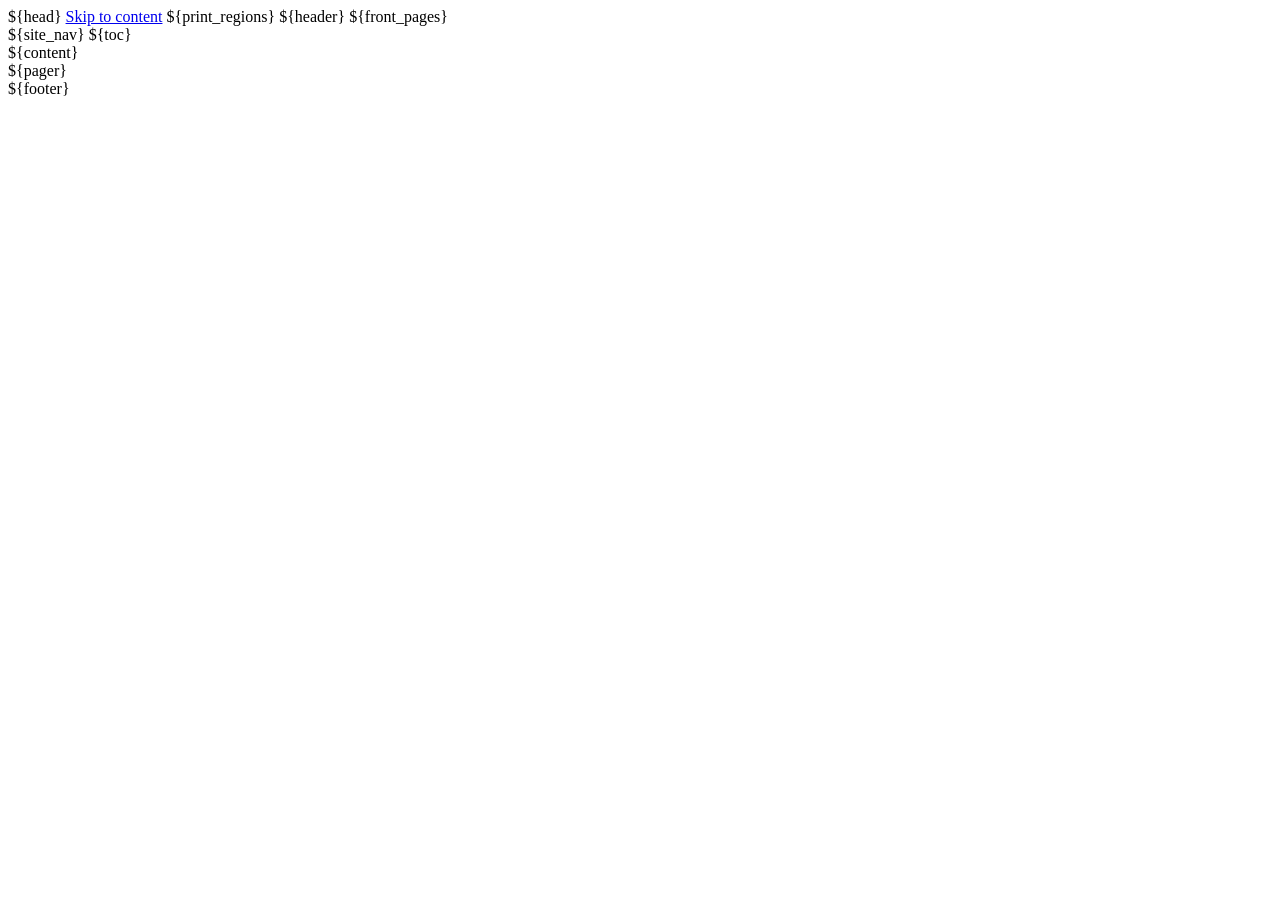
<file: src/md_html_builder/templates/page.html>
<!DOCTYPE html>
<html lang="${lang}" data-theme="${theme_mode}" data-toc="${toc_position}">
<head>
${head}
</head>
<body class="${body_class}">
<a class="mdh-skip-link" href="#mdh-content">Skip to content</a>
${print_regions}
${header}
${front_pages}
<div class="mdh-layout">
${site_nav}
${toc}
<main id="mdh-content" class="mdh-content">
<article class="mdh-article markdown-body">
${content}
</article>
${pager}
</main>
</div>
${footer}
</body>
</html>
</file>
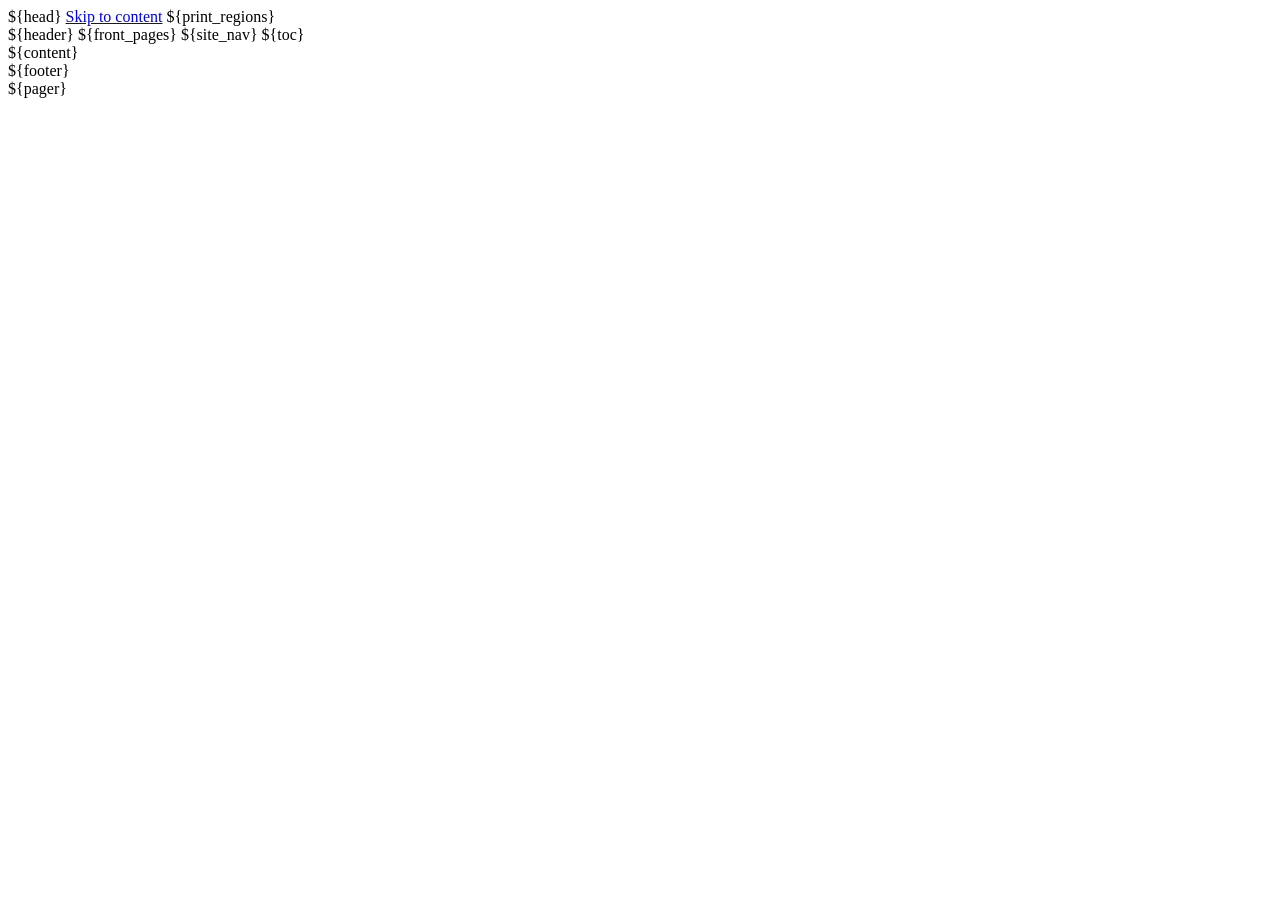
<file: src/md_html_builder/templates/paged.html>
<!DOCTYPE html>
<html lang="${lang}" data-theme="${theme_mode}" data-toc="${toc_position}">
<head>
${head}
</head>
<body class="${body_class}">
<a class="mdh-skip-link" href="#mdh-content">Skip to content</a>
${print_regions}
<div class="mdh-layout mdh-desk">
<div class="mdh-sheet">
${header}
${front_pages}
${site_nav}
${toc}
<main id="mdh-content" class="mdh-content">
<article class="mdh-article markdown-body">
${content}
</article>
</main>
${footer}
</div>
${pager}
</div>
</body>
</html>
</file>
